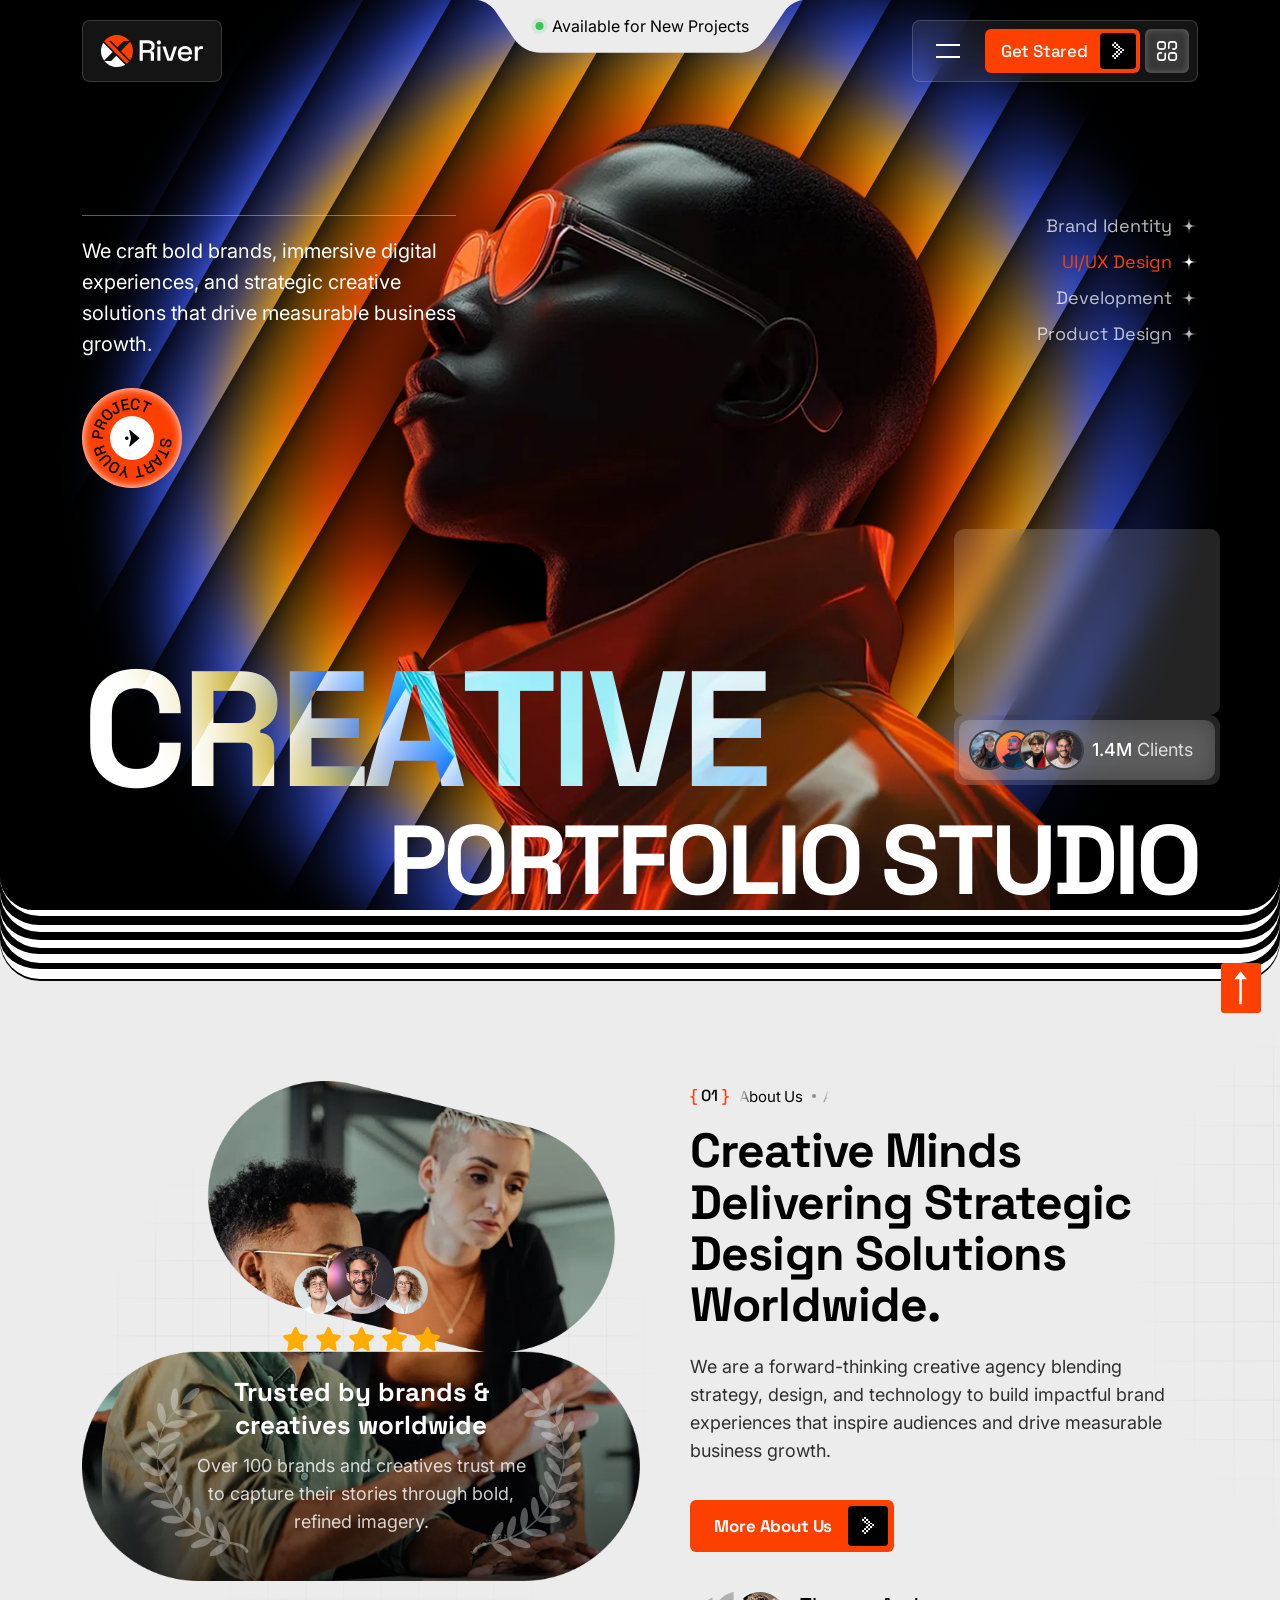
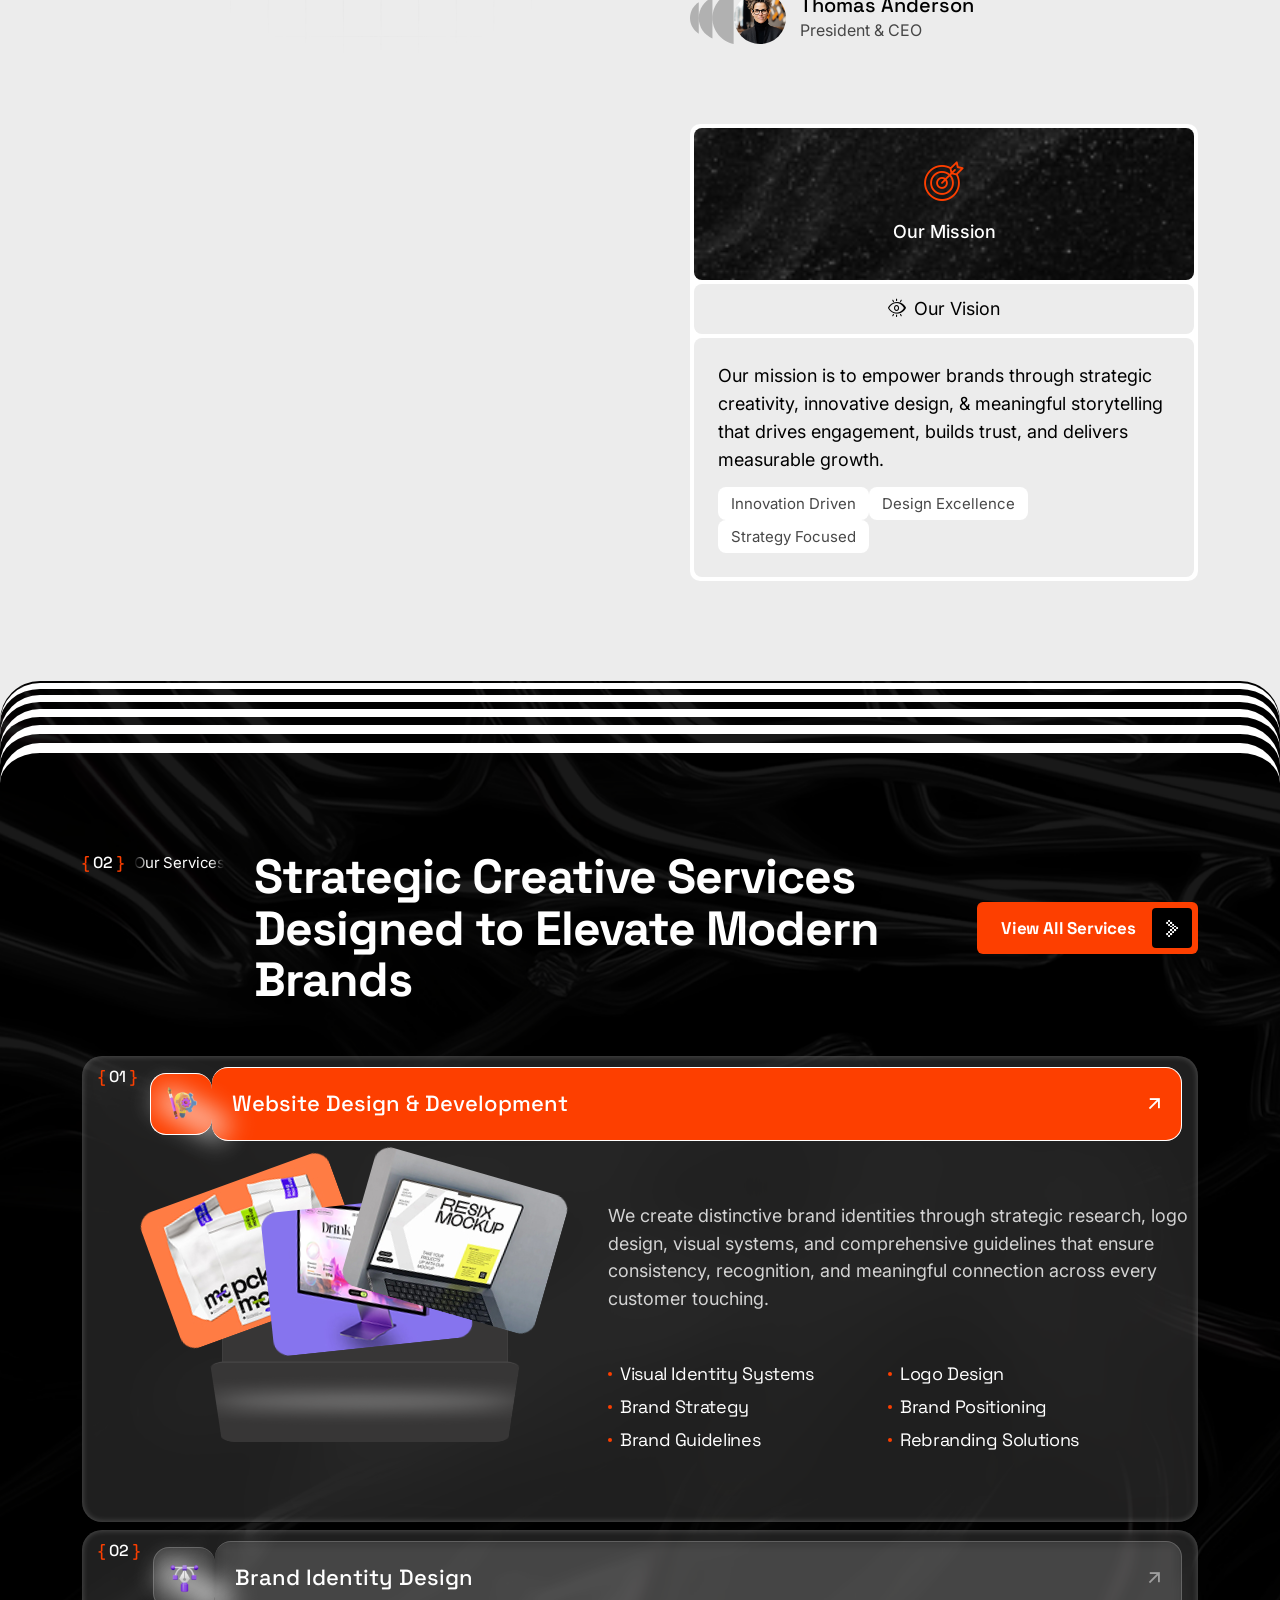
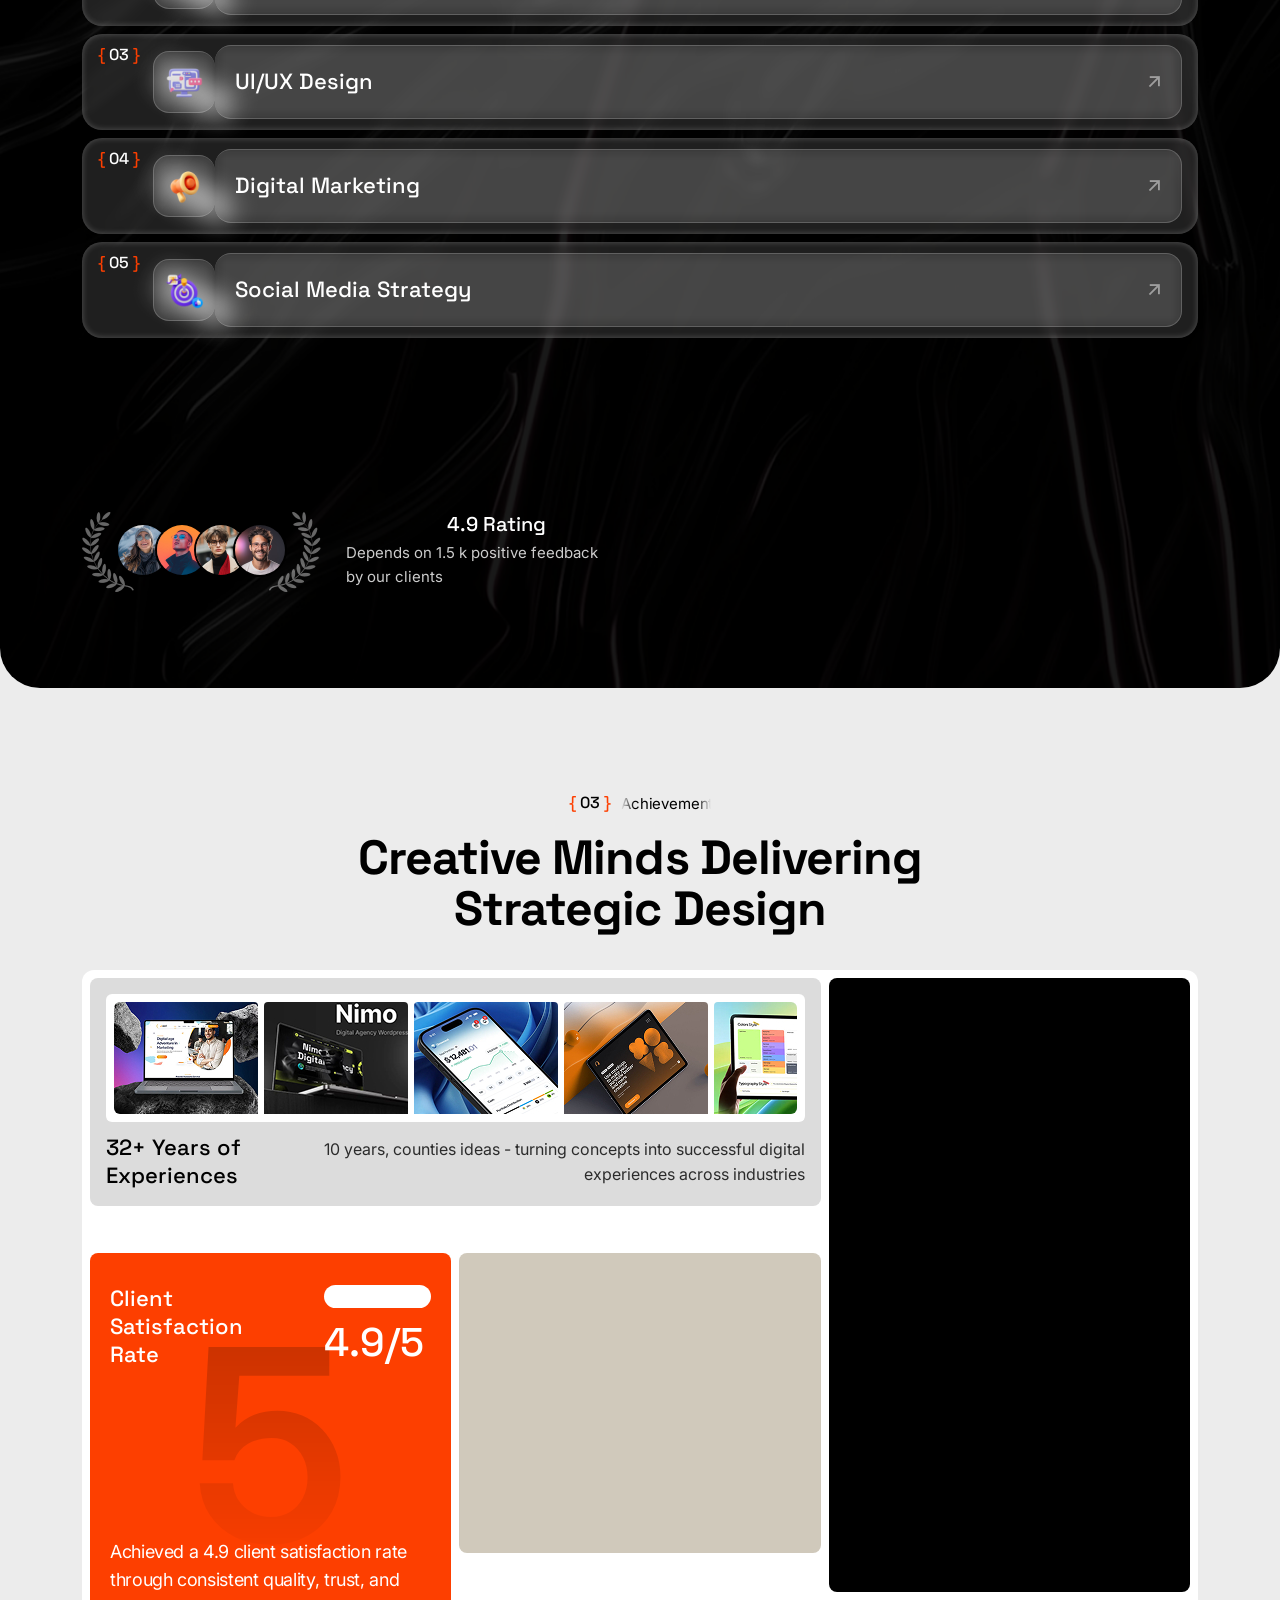
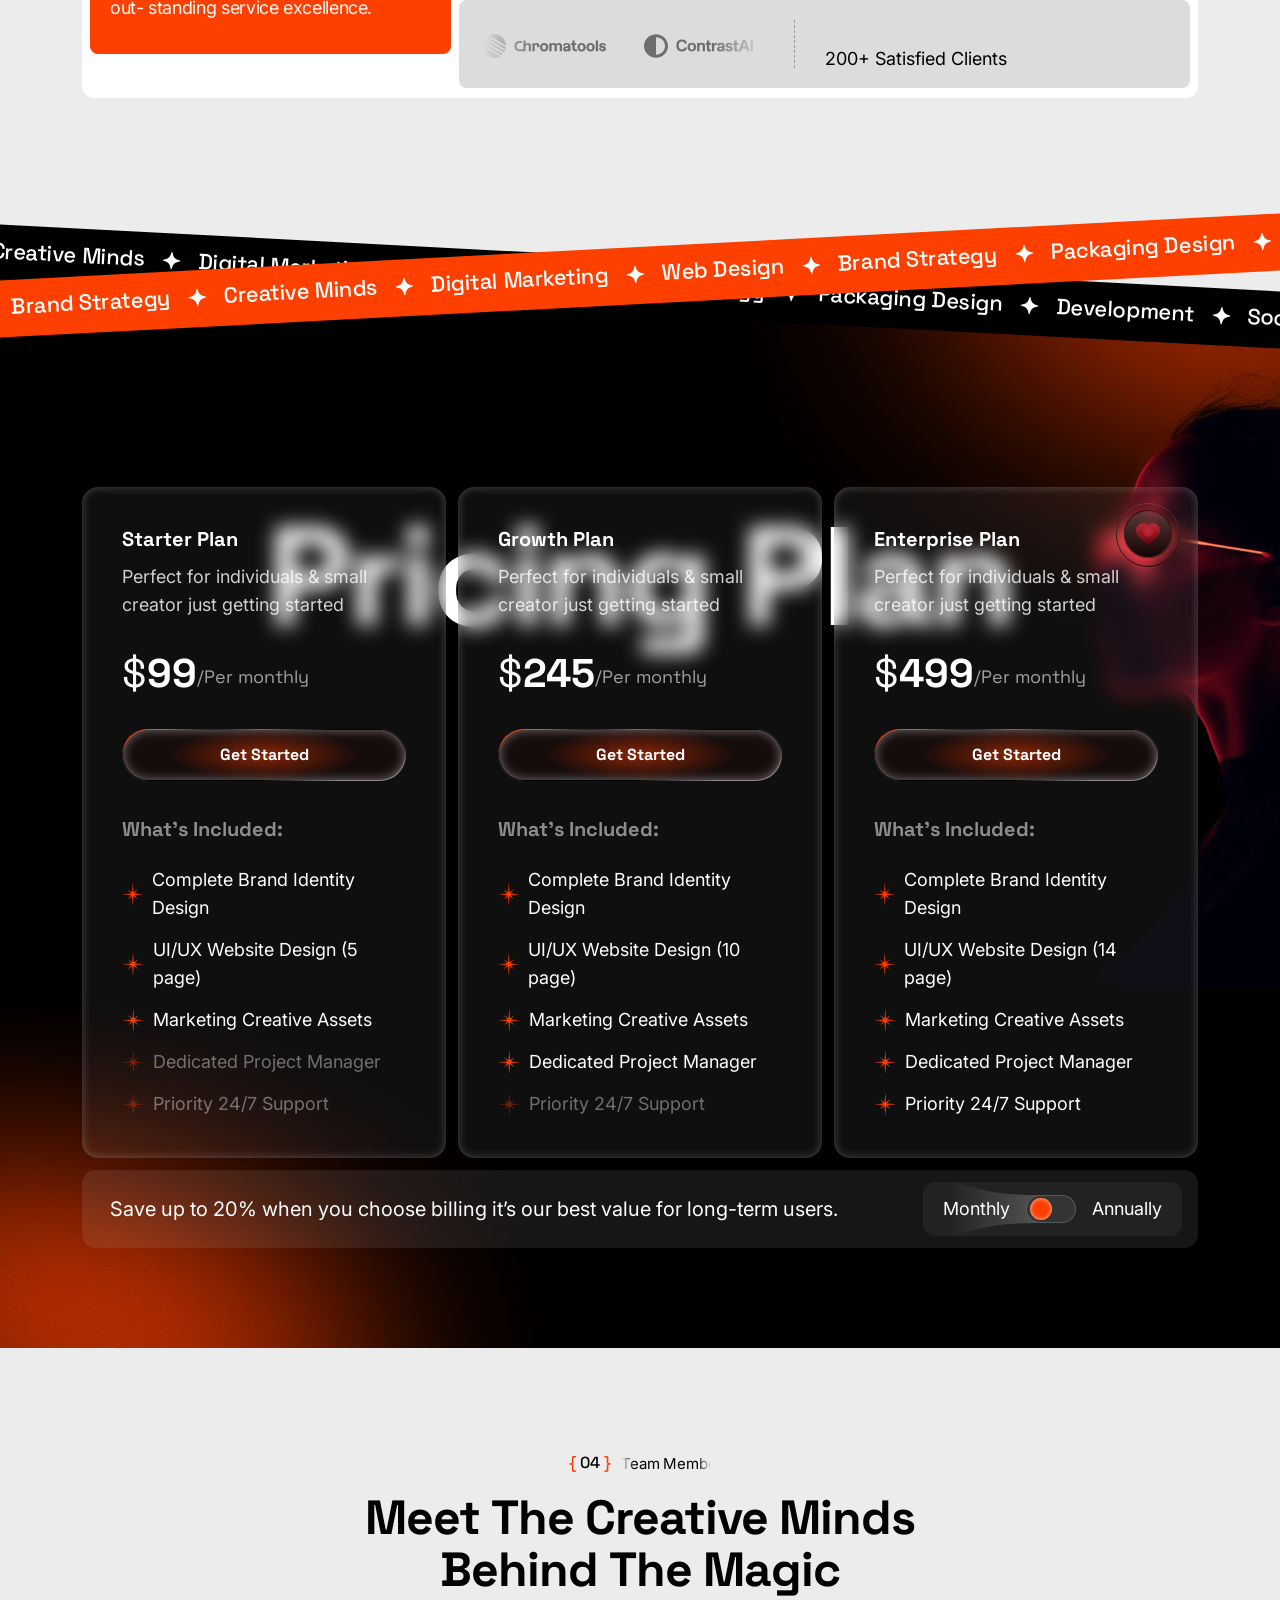
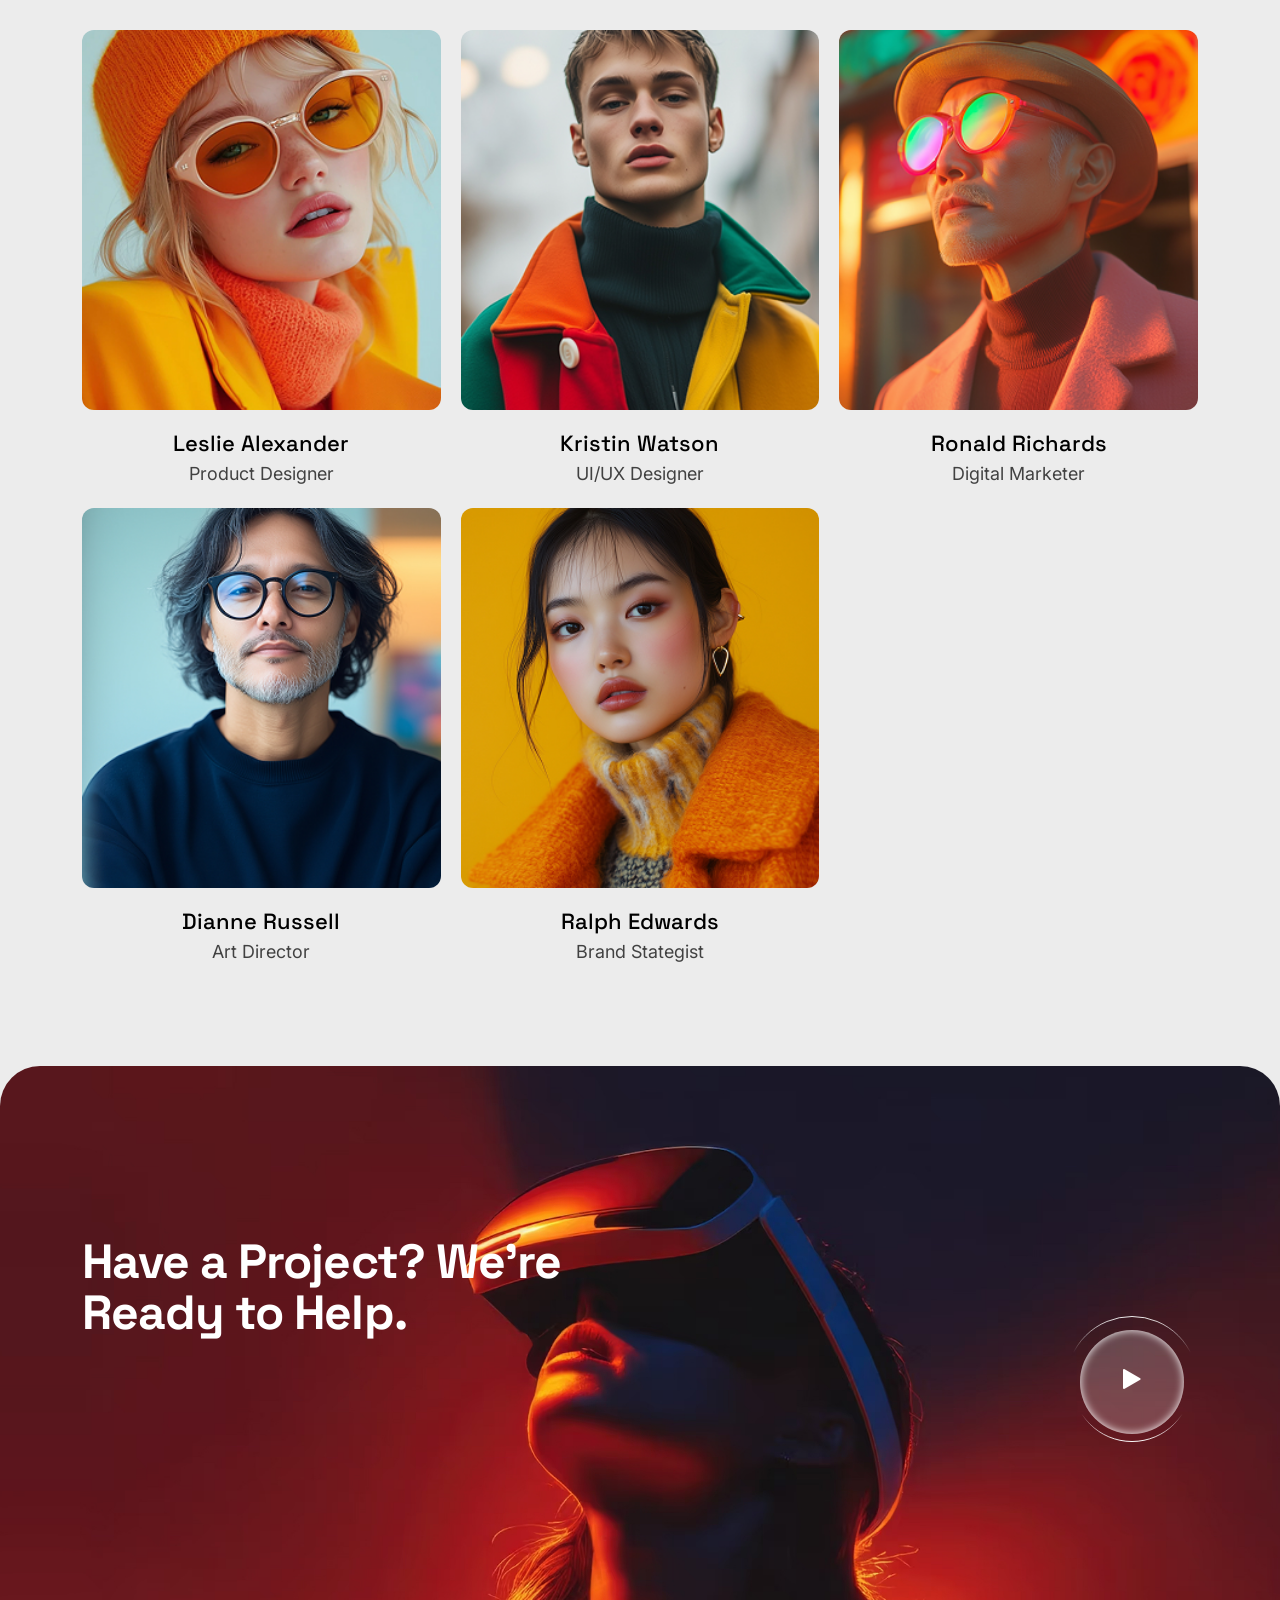
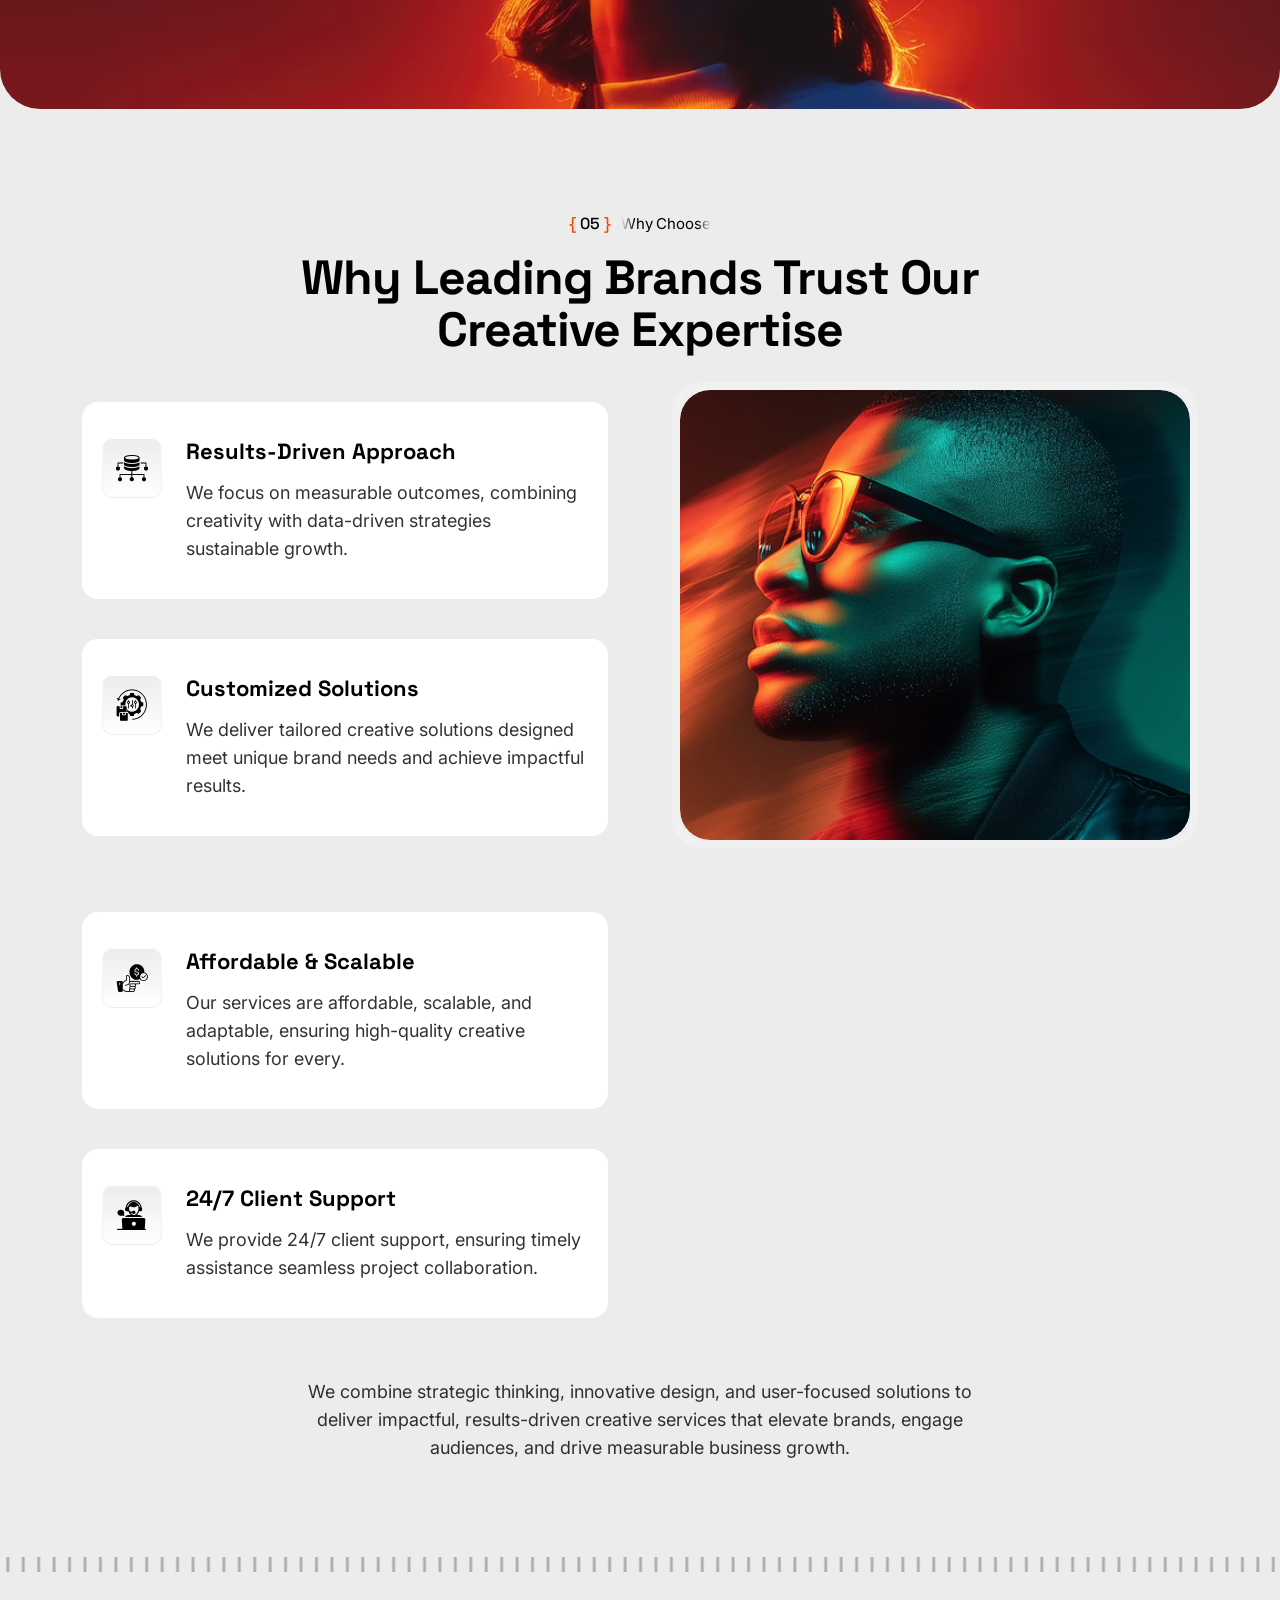
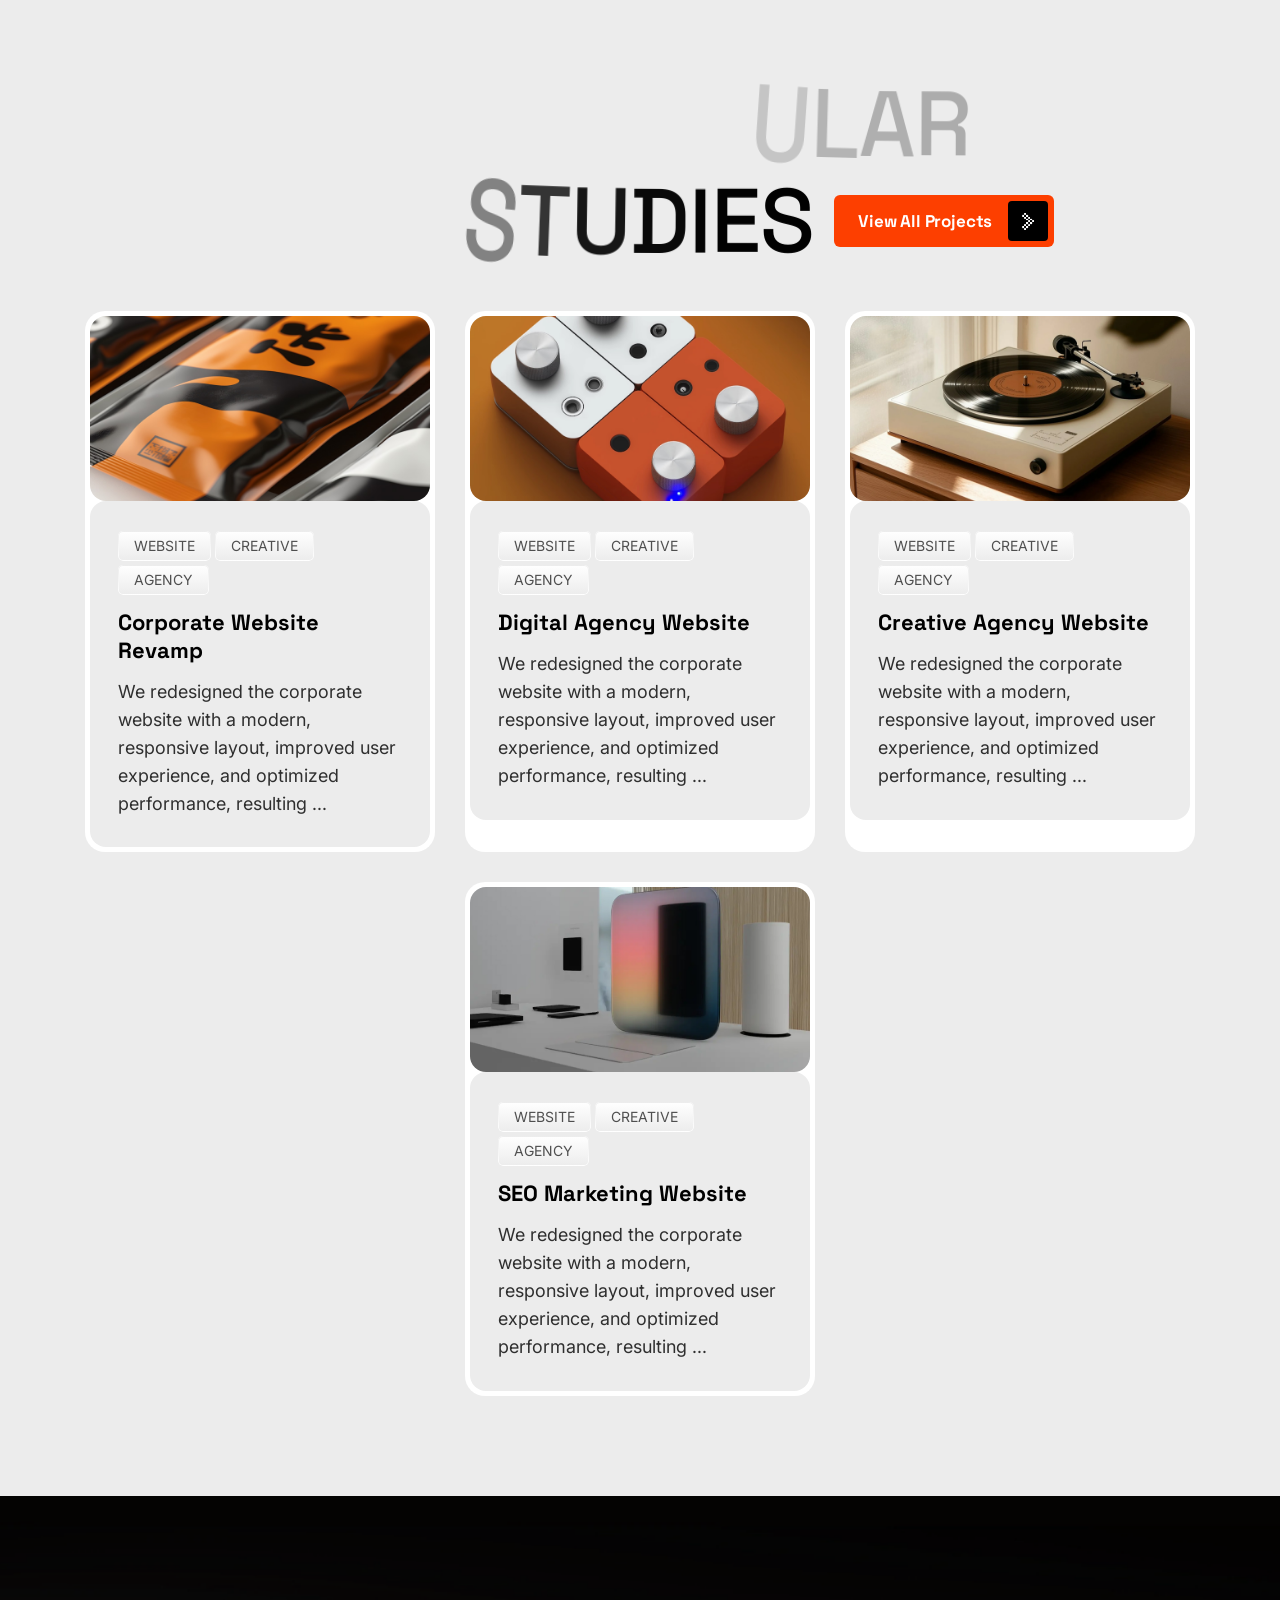
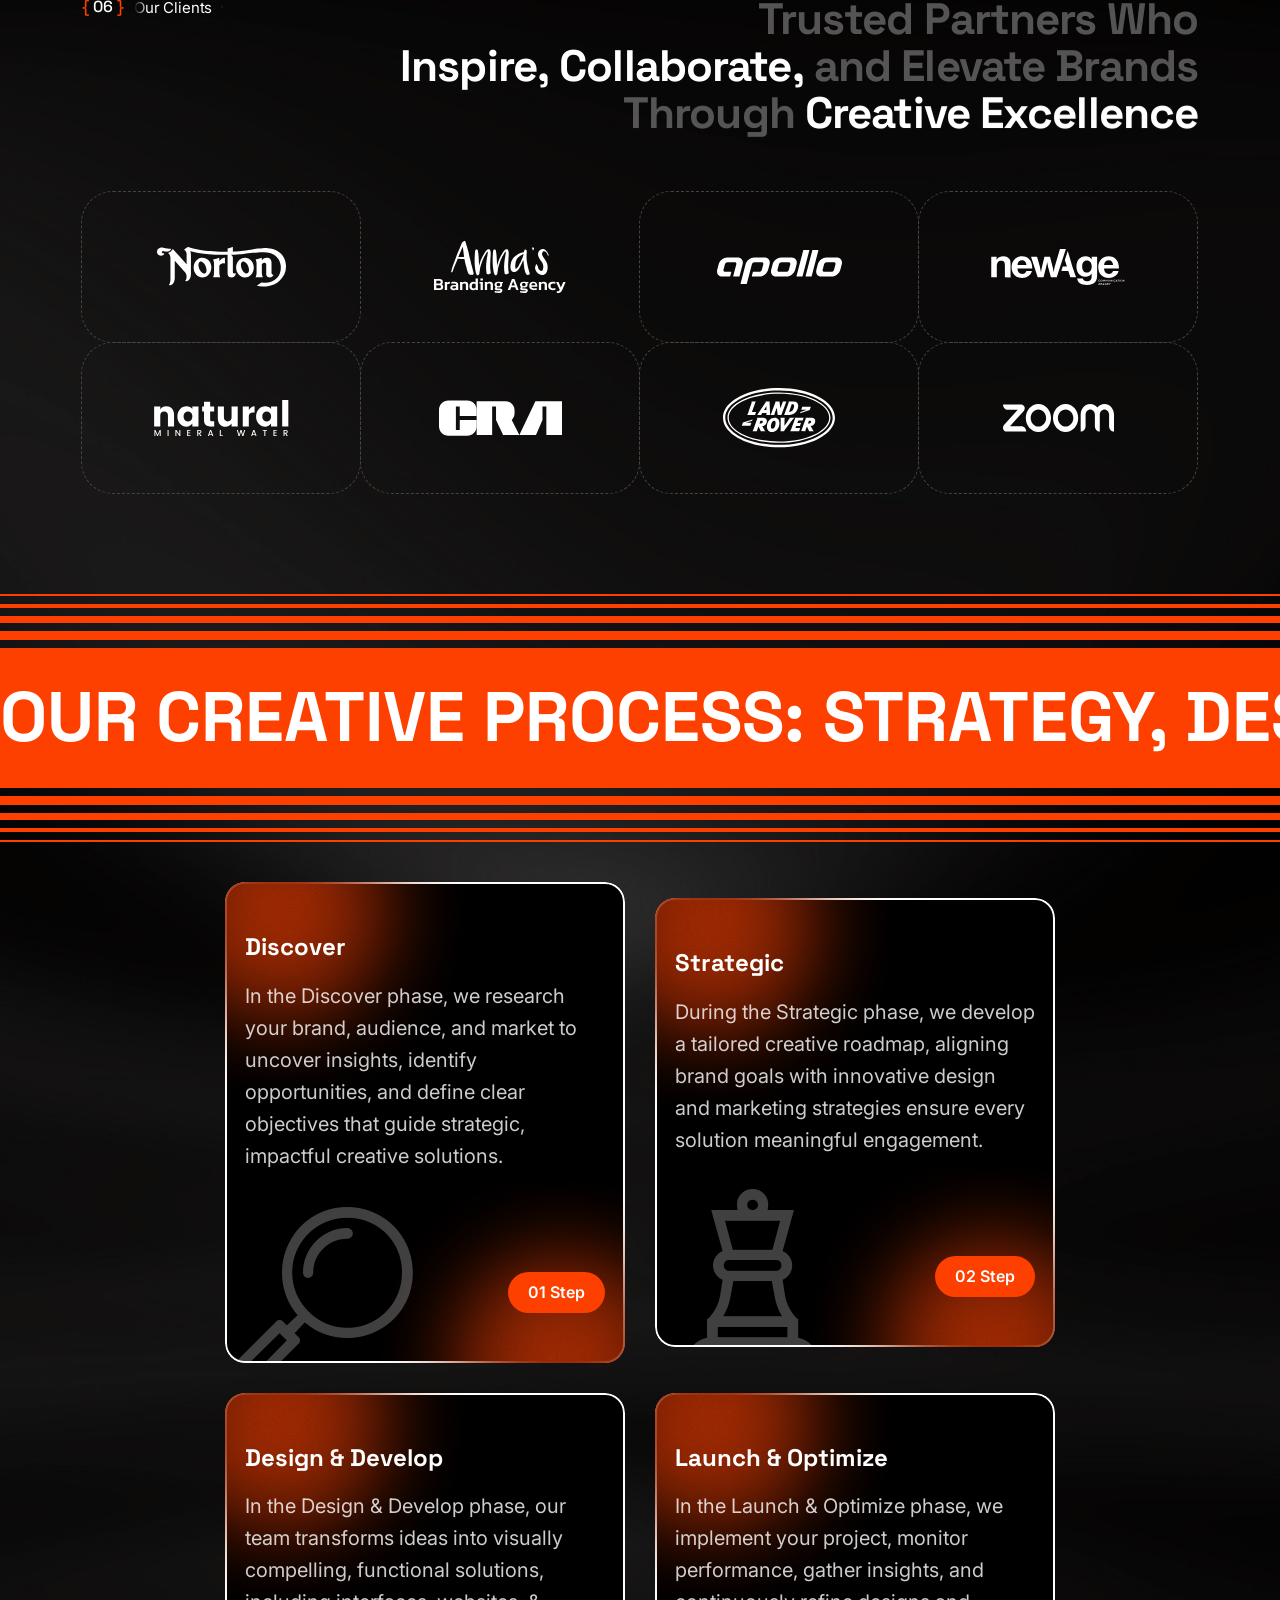
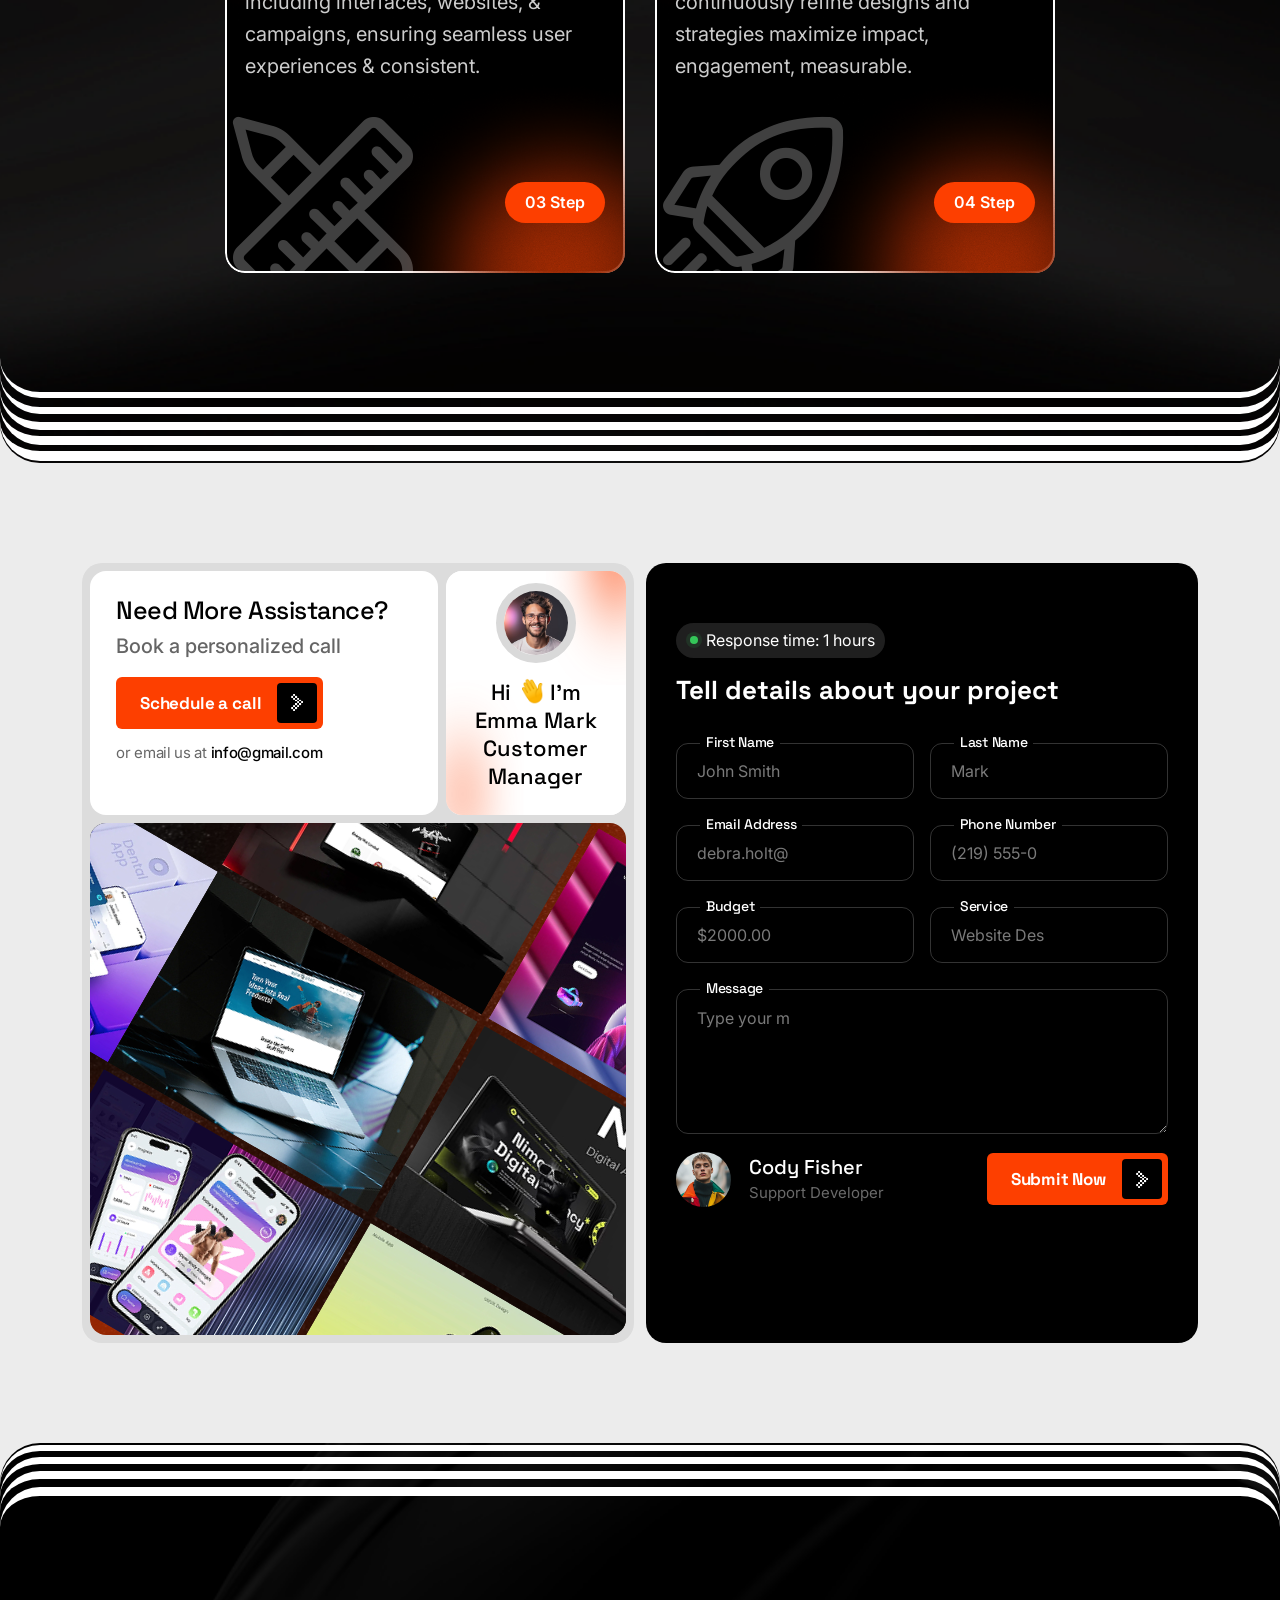
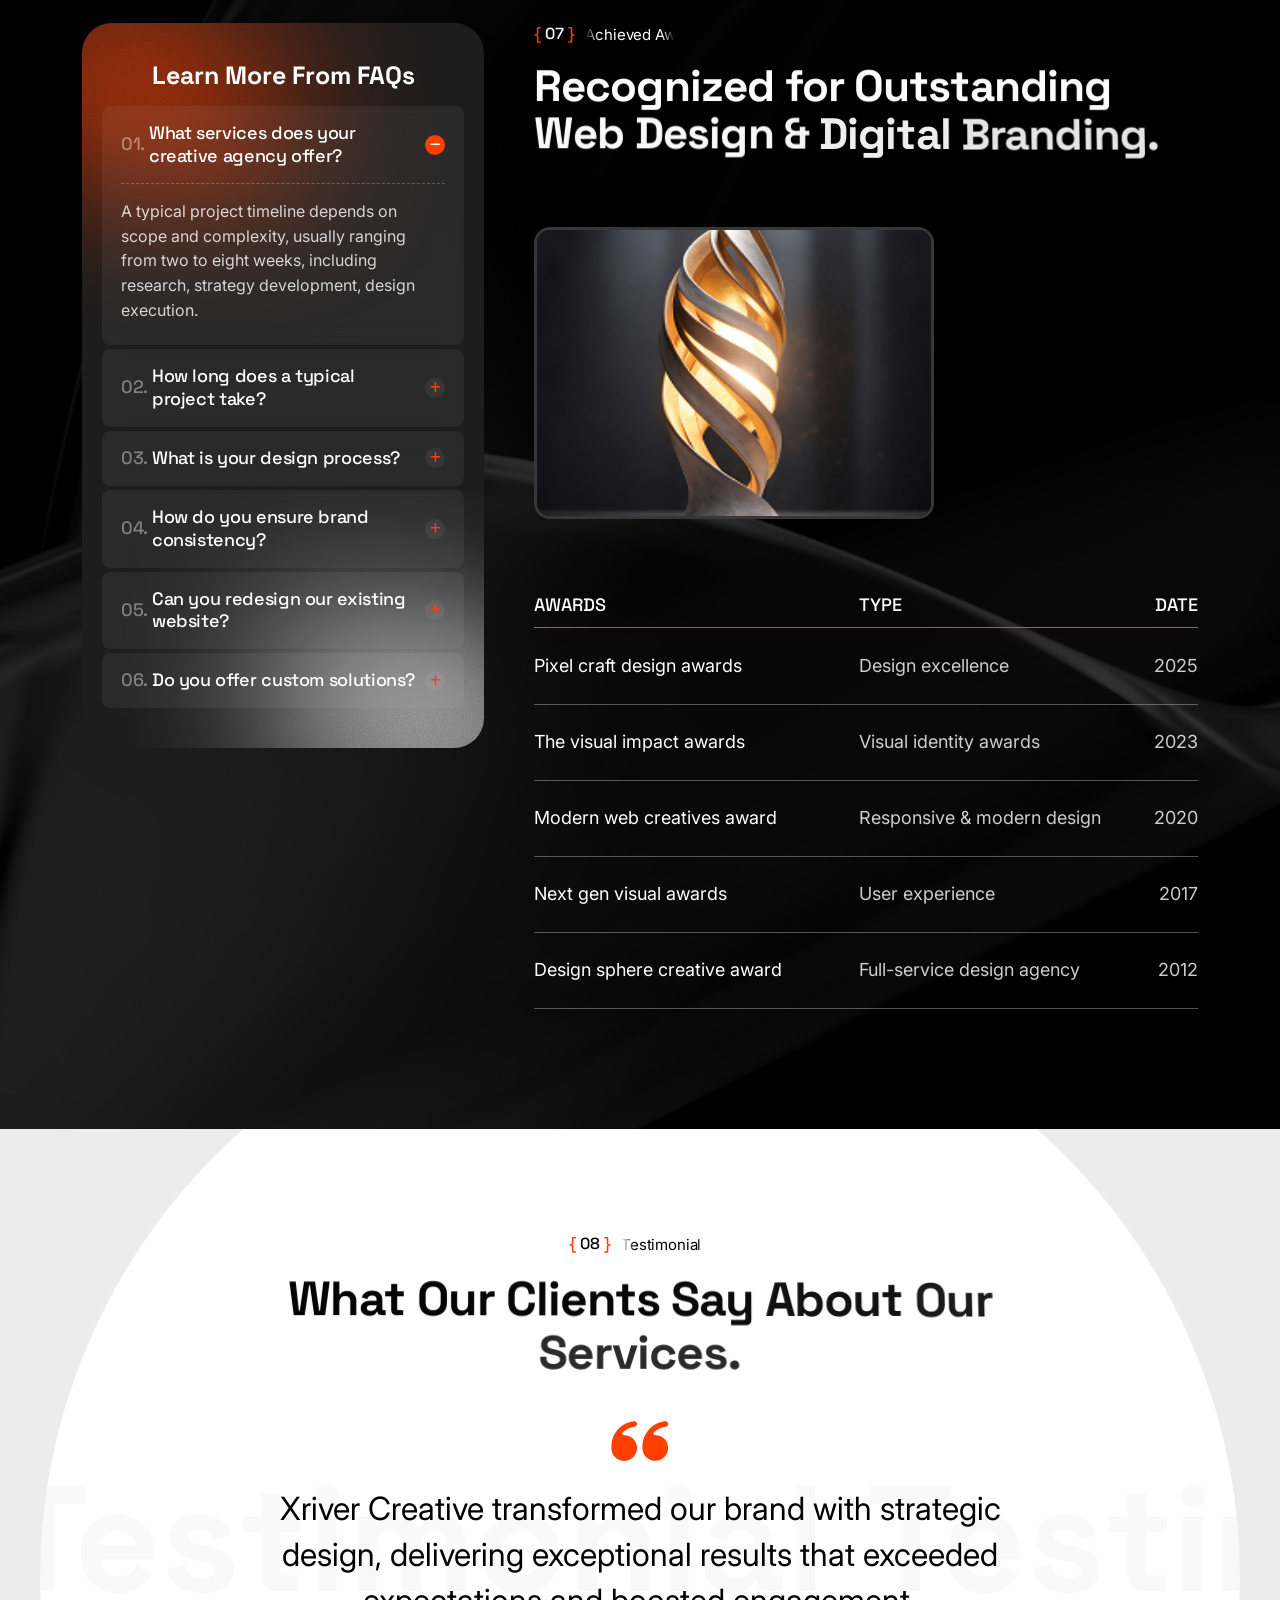
<file: index.html>
<!Doctype html>
<html class="no-js" lang="zxx">
    
    <head>
        <meta charset="utf-8">
        <meta http-equiv="x-ua-compatible" content="ie=edge">
        <title>Xriver - Creative Agency & Portfolio Home Page</title>
        <meta name="description" content="">
        <meta name="viewport" content="width=device-width, initial-scale=1">
		<link rel="shortcut icon" type="image/x-icon" href="assets/img/favicon.ico">
        <!-- Place favicon.ico in the root directory -->


		<!-- all-CSS-link-here -->
        <link rel="stylesheet" href="assets/css/bootstrap.min.css">
        <link rel="stylesheet" href="assets/css/swiper-bundle.min.css">
        <link rel="stylesheet" href="assets/css/all.min.css">
        <link rel="stylesheet" href="assets/css/odometer.min.css">
        <link rel="stylesheet" href="assets/css/nice-select.css">
        <link rel="stylesheet" href="assets/css/animate.css">
        <link rel="stylesheet" href="assets/css/magnific-popup.css">
        <link rel="stylesheet" href="assets/css/flaticon_xriver.css">
        <link rel="stylesheet" href="assets/css/thunder-font.css">
        <link rel="stylesheet" href="assets/css/main.css">
    </head>

    <body class="xr-home-1" >

            
        <div class="xr-home-1-wrapper ">

            <!-- start preloader -->
            <div class="xr-preloader">
                <div class="xr-preloader-inner">
                    <h2 class="xr-preloader-text">
                        <span>X</span>
                        <span>R</span>
                        <span>I</span>
                        <span>V</span>
                        <span>E</span>
                        <span>R</span>
                    </h2>
            
                    <div class="xr-preloader-line-wrap">
                        <div class="xr-preloader-line"></div>
                    </div>
                </div>
            </div>
            <!-- end preloader -->


            <!-- header-start -->
            <header class="xr-header-1-area">
                <div class="container xr-container-1">
                    <div class="xr-header-1-wrap">
                        <div class="xr-header-1-logo-x-btn">
                            <!-- logo -->
                            <div class="xr-header-1-logo">
                                <a href="#" aria-label="name">
                                    <img src="assets/img/logo/logo-1.svg" alt="">
                                </a>
                            </div>
                            <a href="#" aria-label="name" class="xr-p-1 xr-header-1-join-btn">
                                Join us to shape the future
                                <i class="flaticon-right-up flaticon"></i>
                            </a>
                        </div>



                        <!-- action-link -->
                        <div class="xr-header-1-action-link">
                            <!-- menu -->
                            <nav class="xr-main-navigation xr-header-1-menu  d-none d-lg-block">
                                <ul id="main-nav" class="nav navbar-nav menu_1_split">
                            
                                    <li class="dropdown">
                                        <a href="#">
                                            HOME
                                        </a>
                                        <ul class="dropdown-menu clearfix">
                                            <li><a href="index.html">Home One</a></li>
                                            <li><a href="index-2.html">Home Two</a></li>
                                            <li><a href="index-3.html">Home Three</a></li>
                                            <li><a href="index-4.html">Home Four</a></li>
                                            <li><a href="index-5.html">Home Five</a></li>
                                            <li><a href="index-6.html">Home Six</a></li>
                                        </ul>
                                    </li>
                            
                                    <li>
                                        <a href="#">
                                            ABOUT
                                        </a>
                                    </li>
                            
                                    <li >
                                        <a href="#">
                                            SERVICES
                                        </a>
                                    </li>
                                    

                                    <li class="dropdown">
                                        <a href="#">
                                            PAGES
                                        </a>
                                        <ul class="dropdown-menu clearfix">
                            
                                            <li class="dropdown">
                                                <a href="team.html">Team</a>
                                                <ul class="dropdown-menu clearfix">
                                                    <li><a href="team.html">Team One</a></li>
                                                    <li><a href="team-2.html">team two</a></li>
                                                    <li><a href="team-3.html">team three</a></li>
                                                    <li><a href="team-4.html">team four</a></li>
                                                    <li><a href="team-details.html">team details</a></li>
                                                </ul>
                                            </li>
                            
                                            <li class="dropdown">
                                                <a href="career-page.html">Career page</a>
                                                <ul class="dropdown-menu clearfix">
                                                    <li><a href="career-page.html">Career page</a></li>
                                                    <li><a href="career-single.html">Career single</a></li>
                                                </ul>
                                            </li>
                            
                                            <li><a href="price.html">Price Page</a></li>
                                            <li><a href="choose-us.html">Choose Us</a></li>
                                            <li><a href="testimonial.html">Testimonial</a></li>
                                            <li><a href="work-process.html">Work Process</a></li>
                                            <li><a href="faqs.html">FAQs Page</a></li>
                                            <li><a href="404.html">404</a></li>
                            
                                        </ul>
                                    </li>
                            
                                </ul>
                            </nav>

                            <div class="xr-header-1-menu-toggle-btn" data-cursor="-pointer">
                                <span></span>
                                <span></span>
                            </div>

                            <!-- pr-btn -->
                            <a href="#" aria-label="name" class="xr-pr-btn-1">
                                <span class="text">Get Stared</span>
                                <span class="icon">
                                    <i class="flaticon-left-dotted-arrowhead flaticon"></i>
                                </span>
                            </a>

                            <!-- offcanvas-btn -->
                            <button type="button" aria-label="name" class="xr-offcanvas-btn-1 offcanvas_toggle">
                                <i class="flaticon-menu-button flaticon"></i>
                            </button>

                        </div>


                    </div>
                </div>

    
            </header>
            <!-- header-end -->

            <!-- hero-start -->
            <section class="xr-hero-1-area">

                <div class="xr-hero-1-main">
                    <div class="container xr-container-1">
                        <div class="xr-hero-1-top">

                            <!-- left-content -->
                            <div class="xr-hero-1-top-left">
                                <p class="xr-p-1 xr-hero-1-top-disc">
                                    We craft bold brands, immersive digital experiences, and strategic creative solutions that drive measurable business growth.
                                </p>
                                <a href="#" aria-label="name" class="xr-hero-1-circle-btn">
                                    <div class="btn-icon">
                                        <i class="flaticon-circle-arrow flaticon"></i>
                                    </div>
                                    <img src="assets/img/hero/h1-circle-text.png" alt="" class="circle-text">
                                </a>
                            </div>


                            <ul class="wa-ul xr-hero-1-features-list">
                                <li class="xr-h-1">
                                    Brand Identity
                                    <i class="flaticon-star flaticon"></i>
                                </li>
                                <li class="xr-h-1 active">
                                    UI/UX Design
                                    <i class="flaticon-star flaticon"></i>
                                </li>
                                <li class="xr-h-1">
                                    Development
                                    <i class="flaticon-star flaticon"></i>
                                </li>
                                <li class="xr-h-1">
                                    Product Design
                                    <i class="flaticon-star flaticon"></i>
                                </li>
                            </ul>
                        </div>

                        <div class="xr-hero-1-title">
                            <h1 class="xr-hero-1-title-1 xr-h-1 wa-split-up-1" data-split-delay="1">CREATIVE</h1>
                            <h2 class="xr-hero-1-title-2 xr-h-1 wa-split-up-1" data-split-delay=".8">PORTFOLIO STUDIO</h2>
                        </div>
                    </div>

                    <!-- author -->
                    <div class="xr-hero-1-author">
                        <div class="big-img wa-fix wa-img-cover wa-video-cover">
                            <video src="assets/img/hero/h1-video.mp4" muted autoplay loop></video>
                        </div>
                        <div class="img-x-text">
                            <div class="img-x-text-flex">
                                <div class="author-img">
                                    <div class="author-img-single wa-fix wa-img-cover">
                                        <img src="assets/img/testimonial/author-1.jpg" alt="">
                                    </div>
                                    <div class="author-img-single wa-fix wa-img-cover">
                                        <img src="assets/img/testimonial/author-2.jpg" alt="">
                                    </div>
                                    <div class="author-img-single wa-fix wa-img-cover">
                                        <img src="assets/img/testimonial/author-3.jpg" alt="">
                                    </div>
                                    <div class="author-img-single wa-fix wa-img-cover">
                                        <img src="assets/img/testimonial/author-4.jpg" alt="">
                                    </div>
                                </div>
                                <p class="xr-p-1 disc"><b>1.4M</b> Clients</p>
                            </div>
                        </div>
                    </div>

                    <!-- main-img -->
                    <div class="xr-hero-1-img">
                        <img src="assets/img/hero/h1-img-1.png" alt="">
                    </div>

                    <!-- active-status -->
                    <div class="xr-hero-1-active">
                        <p class="xr-p-1 disc">
                            <span class="dot-shape"></span>
                            Available for New Projects
                        </p>
                        <svg class="bg-shape" preserveAspectRatio="none" viewBox="0 0 318 52" fill="none" xmlns="http://www.w3.org/2000/svg">
                            <path d="M0 0H318C310.787 1.18545 304.381 5.28829 300.287 11.3438L282.319 37.922C276.368 46.7252 266.435 52 255.809 52H62.1911C51.565 52 41.632 46.7252 35.6807 37.922L17.7128 11.3438C13.6191 5.28829 7.21267 1.18545 0 0Z" fill="#ECECEC"/>
                        </svg>
                    </div>

                    <div class="xr-hero-1-bg-shape-1 ">
                        <div class="line-shape"></div>
                        <div class="line-shape"></div>
                        <div class="line-shape"></div>
                        <div class="line-shape"></div>
                        <div class="line-shape"></div>
                        <div class="line-shape"></div>
                        <div class="line-shape"></div>
                        <div class="line-shape"></div>
                        <div class="line-shape"></div>
                        <div class="line-shape"></div>
                        <div class="line-shape"></div>
                        <div class="line-shape"></div>
                        <div class="line-shape"></div>
                        <div class="line-shape"></div>
                        <div class="line-shape"></div>
                        <div class="line-shape"></div>
                        <div class="line-shape"></div>
                        <div class="line-shape"></div>
                        <div class="line-shape"></div>
                        <div class="line-shape"></div>
                        <div class="line-shape"></div>
                        <div class="line-shape"></div>
                        <div class="line-shape"></div>
                        <div class="line-shape"></div>
                        <div class="line-shape"></div>
                        <div class="line-shape"></div>
                        <div class="line-shape"></div>
                        <div class="line-shape"></div>
                    </div>

                    <div class="xr-hero-1-bg-shape-2 wa_add_class">
                        <div class="circle-shape-1"></div>
                    </div>
                </div>    
                    
                <div class="xr-line-shape">
                    <div class="single-line"></div>
                    <div class="single-line"></div>
                    <div class="single-line"></div>
                    <div class="single-line"></div>
                    <div class="single-line"></div>
                </div>
            </section>
            <!-- hero-end -->

            <!-- about-start -->
            <section class="xr-about-1-area pt-100 pb-100 wa-p-relative">
                <div class="xr-about-1-bg-shape-1">
                    <img src="assets/img/about/a1-bg-shape-1.png" alt="">
                </div>
                <div class="xr-about-1-bg-shape-2">
                    <img src="assets/img/about/a1-bg-shape-2.png" alt="">
                </div>
                <div class="container xr-container-1">
                    <div class="xr-about-1-wrap">
                        <!-- left-content -->
                        <div class="xr-about-1-left wa-p-relative">

                            <div class="xr-about-1-img wa-fix wa-img-cover wa_add_class">
                                <img src="assets/img/about/a1-img-1.jpg" alt="">
                            </div>

                            <div class="xr-about-1-trust">
                                <div class="author-img wow fadeInUp2" data-wow-offset="100">
                                    <div class="author-img-single wa-fix wa-img-cover">
                                        <img src="assets/img/testimonial/author-8.jpg" alt="">
                                    </div>
                                    <div class="author-img-single wa-fix wa-img-cover">
                                        <img src="assets/img/testimonial/author-9.jpg" alt="">
                                    </div>
                                    <div class="author-img-single wa-fix wa-img-cover">
                                        <img src="assets/img/testimonial/author-10.jpg" alt="">
                                    </div>
                                </div>
                                <div class="rating">
                                    <i class="fa-solid fa-star wow fadeIn" data-wow-delay=".1s" data-wow-offset="100"></i>
                                    <i class="fa-solid fa-star wow fadeIn" data-wow-delay=".2s" data-wow-offset="100"></i>
                                    <i class="fa-solid fa-star wow fadeIn" data-wow-delay=".3s" data-wow-offset="100"></i>
                                    <i class="fa-solid fa-star wow fadeIn" data-wow-delay=".4s" data-wow-offset="100"></i>
                                    <i class="fa-solid fa-star wow fadeIn" data-wow-delay=".5s" data-wow-offset="100"></i>
                                </div>
                                <h5 class="xr-h-1 title wow fadeInUp2" data-wow-offset="100">Trusted by brands & creatives worldwide</h5>
                                <p class="xr-p-1 disc wow fadeInUp2" data-wow-offset="100">Over 100 brands and creatives trust me to capture their stories through bold, refined imagery.</p>

                                <div class="vector-1">
                                    <img src="assets/img/about/a1-vector-1.png" alt="">
                                </div>
                                <div class="vector-2">
                                    <img src="assets/img/about/a1-vector-2.png" alt="">
                                </div>
                            </div>
                        </div>
                        <!-- right-content -->
                        <div class="xr-about-1-right">
                            <!-- section-title -->
                            <div class="xr-about-1-sec-title mb-35">
                                <div class="xr-subtitle-1">
                                    <h6 class="xr-subtitle-1-number xr-h-1">
                                        {<span>01</span>}
                                    </h6>
                                    <div class="xr-subtitle-1-marquee wa-fix">
                                        <div class="wa_marquee d-inline-block" data-speed="12" >
                                            <div class="marquee-text">
                                                <p class="marquee-text-single xr-p-1">About Us</p>
                                                <p class="marquee-text-single xr-p-1">About Us</p>
                                            </div>
                                        </div>

                                    </div>
                                </div>
                                <h2 class="xr-sec-title-1 wa-split-text split-line-up">Creative Minds Delivering Strategic Design Solutions Worldwide.</h2>
                                <p class="xr-p-1 sec-disc wow fadeInUp2" data-wow-offset="100">We are a forward-thinking creative agency blending strategy, design, and technology to build impactful brand experiences that inspire audiences and drive measurable business growth.</p>
                            </div>

                            <div class="btn-x-author mb-80 wow fadeInUp2" data-wow-offset="100">
                                <a href="#" aria-label="name" class="xr-pr-btn-1">
                                    <span class="text">More About Us</span>
                                    <span class="icon">
                                        <i class="flaticon-left-dotted-arrowhead flaticon"></i>
                                    </span>
                                </a>
                                <div class="xr-about-1-author wa_add_class">
                                    <div class="author-img">
                                        <svg width="44" height="52" viewBox="0 0 44 52" fill="none" xmlns="http://www.w3.org/2000/svg">
                                            <path opacity="0.5" d="M8.75854 41.6827C3.50338 38.4392 0 32.6291 0 26C5.97072e-05 19.3708 3.50334 13.5607 8.75854 10.3173V41.6827Z" fill="black"/>
                                            <path opacity="0.5" d="M22.4301 46.4101C14.4075 43.1076 8.75859 35.2145 8.75854 26.0003C8.75854 16.786 14.4074 8.89231 22.4301 5.58984V46.4101Z" fill="black"/>
                                            <path opacity="0.5" d="M43.6547 52C31.5448 49.5418 22.4301 38.8357 22.4301 26.0003C22.4301 13.1649 31.5447 2.45817 43.6547 0V52Z" fill="black"/>
                                        </svg>
                                        <div class="main-img wa-fix wa-img-cover">
                                            <img src="assets/img/testimonial/author-7.jpg" alt="">
                                        </div>
                                    </div>
                                    <div class="content-wrap">
                                        <h5 class="xr-h-1 name">Thomas Anderson</h5>
                                        <p class="xr-p-1 bio">President & CEO </p>
                                    </div>
                                </div>
                            </div>


                            <div class="xr-about-1-tabs wow fadeInUp2" data-wow-offset="100">
                                <div class="xr-about-1-tabs-btn" role="tablist">
                                    <!-- single-btn -->
                                    <button class="nav-link active" id="nav-home-tab" data-bs-toggle="tab" data-bs-target="#nav-home" type="button" role="tab" aria-controls="nav-home" aria-selected="true">
                                        <div class="xr-about-1-tabs-btn-single">
                                            <div class="bg-img wa-fix wa-img-cover">
                                                <img src="assets/img/about/a1-tabs-bg-img.jpg" alt="">
                                            </div>
                                            <div class="first-content">
                                                <div class="icon">
                                                    <i class="flaticon-target flaticon"></i>
                                                </div>
                                                <p class="xr-p-1 title">Our Mission</p>
                                            </div>
                                            <div class="hover-content">
                                                <div class="icon">
                                                    <i class="flaticon-target flaticon"></i>
                                                </div>
                                                <p class="xr-p-1 title">Our Mission</p>
                                            </div>
                                        </div>
                                    </button>

                                    <!-- single-btn -->
                                    <button class="nav-link" id="nav-profile-tab" data-bs-toggle="tab" data-bs-target="#nav-profile" type="button" role="tab" aria-controls="nav-profile" aria-selected="false">
                                        <div class="xr-about-1-tabs-btn-single">
                                            <div class="bg-img wa-fix wa-img-cover">
                                                <img src="assets/img/about/a1-tabs-bg-img.jpg" alt="">
                                            </div>
                                            <div class="first-content">
                                                <div class="icon">
                                                    <i class="flaticon-vision flaticon"></i>
                                                </div>
                                                <p class="xr-p-1 title">Our Vision</p>
                                            </div>
                                            <div class="hover-content">
                                                <div class="icon">
                                                    <i class="flaticon-vision flaticon"></i>
                                                </div>
                                                <p class="xr-p-1 title">Our Vision</p>
                                            </div>
                                        </div>
                                    </button>
                                </div>

                                <div class="tab-content xr-about-1-tabs-pane" >
                                    <!-- single-pane -->
                                    <div class="tab-pane fade show active" id="nav-home" role="tabpanel" aria-labelledby="nav-home-tab">
                                        <div class="xr-about-1-tabs-pane-single">
                                            <p class="xr-p-1 disc">
                                                Our mission is to empower brands through strategic creativity, innovative design, & meaningful storytelling that drives engagement, builds trust, and delivers measurable growth.
                                            </p>
                                            <ul class="wa-ul tags-list">
                                                <li class="xr-p-1">Innovation Driven</li>
                                                <li class="xr-p-1">Design Excellence</li>
                                                <li class="xr-p-1">Strategy Focused</li>
                                            </ul>
                                        </div>
                                    </div>
                                    <!-- single-pane -->
                                    <div class="tab-pane fade" id="nav-profile" role="tabpanel" aria-labelledby="nav-profile-tab">
                                        <div class="xr-about-1-tabs-pane-single">
                                            <p class="xr-p-1 disc">
                                                Our mission is to empower brands through strategic creativity, innovative design, & meaningful storytelling that drives engagement, builds trust, and delivers measurable growth.
                                            </p>
                                            <ul class="wa-ul tags-list">
                                                <li class="xr-p-1">Innovation Driven</li>
                                                <li class="xr-p-1">Design Excellence</li>
                                                <li class="xr-p-1">Strategy Focused</li>
                                            </ul>
                                        </div>
                                    </div>
                                </div>
                            </div>

                        </div>
                    </div>
                </div>
            </section>
            <!-- about-end -->

            <!-- services-start -->
            <section class="xr-services-1-area wa-bg-default pt-170 pb-100 wa-p-relative" data-background="assets/img/services/s1-bg-img-1.png">
                <div class="xr-line-shape">
                    <div class="single-line wow fadeInUp2" data-wow-offset="100" data-wow-delay=".1s"></div>
                    <div class="single-line wow fadeInUp2" data-wow-offset="100" data-wow-delay=".2s"></div>
                    <div class="single-line wow fadeInUp2" data-wow-offset="100" data-wow-delay=".3s"></div>
                    <div class="single-line wow fadeInUp2" data-wow-offset="100" data-wow-delay=".4s"></div>
                    <div class="single-line wow fadeInUp2" data-wow-offset="100" data-wow-delay=".5s"></div>
                </div>
                <div class="container xr-container-1">
                    <!-- section-title -->
                    <div class="xr-services-1-sec-title mb-50">
                        <div class="xr-subtitle-1">
                            <h6 class="xr-subtitle-1-number xr-h-1">
                                {<span>02</span>}
                            </h6>
                            <div class="xr-subtitle-1-marquee wa-fix">
                                <div class="wa_marquee d-inline-block" data-speed="12">
                                    <div class="marquee-text">
                                        <p class="marquee-text-single xr-p-1">Our Services</p>
                                        <p class="marquee-text-single xr-p-1">Our Services</p>
                                    </div>
                                </div>
                            </div>
                        </div>
                        <h2 class="xr-sec-title-1 wa-split-text split-line-up">Strategic Creative Services Designed to Elevate Modern Brands</h2>

                        <div class="btn-wrap wow fadeInRight2">
                            <a href="#" aria-label="name" class="xr-pr-btn-1">
                                <span class="text">View All Services</span>
                                <span class="icon">
                                    <i class="flaticon-left-dotted-arrowhead flaticon"></i>
                                </span>
                            </a>
                        </div>
                    </div>


					<div class="xr-services-1-accordion mb-50" id="accordionExample_32">
						<!-- single-team -->
						<div class="xr-services-1-accordion-item wa_accordion_item active" >
							<button class="item-title xr-h-1" type="button" data-bs-toggle="collapse" data-bs-target="#collapse1" aria-expanded="false" aria-controls="collapse1">
                                <div class="number-x-line">
                                    <span class="number">
                                        {
                                            <span class="number-count">01</span>
                                        }
                                    </span>
                                    <div class="number-line"></div>
                                </div>
                                <div class="item-right">
                                    <div class="icon-elm">
                                        <img src="assets/img/services/s1-vector-1.svg" alt="">
                                    </div>
                                    <span class="title-elm">
                                        Website Design & Development
                                        <i class="flaticon-right-up flaticon"></i>
                                    </span>
                                </div>
							</button>
							<div id="collapse1" class="accordion-collapse collapse show" data-bs-parent="#accordionExample_32">
								<div class="xr-services-1-accordion-item-disc">
                                    <div class="folder">
                                        <div class="folder-part-1">
                                            <img src="assets/img/services/s1-folder-part-1.png" alt="">
                                        </div>
                                        <div class="folder-part-2">
                                            <img src="assets/img/services/s1-folder-part-2.png" alt="">
                                        </div>
                                        <div class="folder-img-1 wa-fix wa-img-cover">
                                            <img src="assets/img/services/s1-item-img-1.jpg" alt="">
                                        </div>
                                        <div class="folder-img-2 wa-fix wa-img-cover">
                                            <img src="assets/img/services/s1-item-img-2.jpg" alt="">
                                        </div>
                                        <div class="folder-img-3 wa-fix wa-img-cover">
                                            <img src="assets/img/services/s1-item-img-3.jpg" alt="">
                                        </div>
                                    </div>
                                    <div class="content-wrap">
                                        <p class="xr-p-1 disc-elm">We create distinctive brand identities through strategic research, logo design, visual systems, and comprehensive guidelines that ensure consistency, recognition, and meaningful connection across every customer touching.</p>

                                        <ul class="wa-ul services-list">
                                            <li class="xr-h-1">Visual Identity Systems</li>
                                            <li class="xr-h-1">Logo Design</li>
                                            <li class="xr-h-1">Brand Strategy</li>
                                            <li class="xr-h-1">Brand Positioning</li>
                                            <li class="xr-h-1">Brand Guidelines</li>
                                            <li class="xr-h-1">Rebranding Solutions</li>
                                        </ul>
                                    </div>
                                </div>
							</div>
						</div>
						<!-- single-team -->
						<div class="xr-services-1-accordion-item wa_accordion_item wow fadeInUp2" data-wow-offset="100" >
							<button class="item-title xr-h-1 collapsed" type="button" data-bs-toggle="collapse" data-bs-target="#collapse2" aria-expanded="false" aria-controls="collapse2">
                                <div class="number-x-line">
                                    <span class="number">
                                        {
                                            <span class="number-count">02</span>
                                        }
                                    </span>
                                    <div class="number-line"></div>
                                </div>
                                <div class="item-right">
                                    <div class="icon-elm">
                                        <img src="assets/img/services/s1-vector-2.svg" alt="">
                                    </div>
                                    <span class="title-elm">
                                        Brand Identity Design
                                        <i class="flaticon-right-up flaticon"></i>
                                    </span>
                                </div>
							</button>
							<div id="collapse2" class="accordion-collapse collapse " data-bs-parent="#accordionExample_32">
								<div class="xr-services-1-accordion-item-disc">
                                    <div class="folder">
                                        <div class="folder-part-1">
                                            <img src="assets/img/services/s1-folder-part-1.png" alt="">
                                        </div>
                                        <div class="folder-part-2">
                                            <img src="assets/img/services/s1-folder-part-2.png" alt="">
                                        </div>
                                        <div class="folder-img-1 wa-fix wa-img-cover">
                                            <img src="assets/img/services/s1-item-img-1.jpg" alt="">
                                        </div>
                                        <div class="folder-img-2 wa-fix wa-img-cover">
                                            <img src="assets/img/services/s1-item-img-2.jpg" alt="">
                                        </div>
                                        <div class="folder-img-3 wa-fix wa-img-cover">
                                            <img src="assets/img/services/s1-item-img-3.jpg" alt="">
                                        </div>
                                    </div>
                                    <div class="content-wrap">
                                        <p class="xr-p-1 disc-elm">We create distinctive brand identities through strategic research, logo design, visual systems, and comprehensive guidelines that ensure consistency, recognition, and meaningful connection across every customer touching.</p>

                                        <ul class="wa-ul services-list">
                                            <li class="xr-h-1">Visual Identity Systems</li>
                                            <li class="xr-h-1">Logo Design</li>
                                            <li class="xr-h-1">Brand Strategy</li>
                                            <li class="xr-h-1">Brand Positioning</li>
                                            <li class="xr-h-1">Brand Guidelines</li>
                                            <li class="xr-h-1">Rebranding Solutions</li>
                                        </ul>
                                    </div>
                                </div>
							</div>
						</div>
						<!-- single-team -->
						<div class="xr-services-1-accordion-item wa_accordion_item  wow fadeInUp2" data-wow-offset="100" >
							<button class="item-title xr-h-1 collapsed" type="button" data-bs-toggle="collapse" data-bs-target="#collapse3" aria-expanded="false" aria-controls="collapse3">
                                <div class="number-x-line">
                                    <span class="number">
                                        {
                                            <span class="number-count">03</span>
                                        }
                                    </span>
                                    <div class="number-line"></div>
                                </div>
                                <div class="item-right">
                                    <div class="icon-elm">
                                        <img src="assets/img/services/s1-vector-3.svg" alt="">
                                    </div>
                                    <span class="title-elm">
                                        UI/UX Design
                                        <i class="flaticon-right-up flaticon"></i>
                                    </span>
                                </div>
							</button>
							<div id="collapse3" class="accordion-collapse collapse " data-bs-parent="#accordionExample_32">
								<div class="xr-services-1-accordion-item-disc">
                                    <div class="folder">
                                        <div class="folder-part-1">
                                            <img src="assets/img/services/s1-folder-part-1.png" alt="">
                                        </div>
                                        <div class="folder-part-2">
                                            <img src="assets/img/services/s1-folder-part-2.png" alt="">
                                        </div>
                                        <div class="folder-img-1 wa-fix wa-img-cover">
                                            <img src="assets/img/services/s1-item-img-1.jpg" alt="">
                                        </div>
                                        <div class="folder-img-2 wa-fix wa-img-cover">
                                            <img src="assets/img/services/s1-item-img-2.jpg" alt="">
                                        </div>
                                        <div class="folder-img-3 wa-fix wa-img-cover">
                                            <img src="assets/img/services/s1-item-img-3.jpg" alt="">
                                        </div>
                                    </div>
                                    <div class="content-wrap">
                                        <p class="xr-p-1 disc-elm">We create distinctive brand identities through strategic research, logo design, visual systems, and comprehensive guidelines that ensure consistency, recognition, and meaningful connection across every customer touching.</p>

                                        <ul class="wa-ul services-list">
                                            <li class="xr-h-1">Visual Identity Systems</li>
                                            <li class="xr-h-1">Logo Design</li>
                                            <li class="xr-h-1">Brand Strategy</li>
                                            <li class="xr-h-1">Brand Positioning</li>
                                            <li class="xr-h-1">Brand Guidelines</li>
                                            <li class="xr-h-1">Rebranding Solutions</li>
                                        </ul>
                                    </div>
                                </div>
							</div>
						</div>
						<!-- single-team -->
						<div class="xr-services-1-accordion-item wa_accordion_item  wow fadeInUp2" data-wow-offset="100" >
							<button class="item-title xr-h-1 collapsed" type="button" data-bs-toggle="collapse" data-bs-target="#collapse4" aria-expanded="false" aria-controls="collapse4">
                                <div class="number-x-line">
                                    <span class="number">
                                        {
                                            <span class="number-count">04</span>
                                        }
                                    </span>
                                    <div class="number-line"></div>
                                </div>
                                <div class="item-right">
                                    <div class="icon-elm">
                                        <img src="assets/img/services/s1-vector-4.svg" alt="">
                                    </div>
                                    <span class="title-elm">
                                        Digital Marketing
                                        <i class="flaticon-right-up flaticon"></i>
                                    </span>
                                </div>
							</button>
							<div id="collapse4" class="accordion-collapse collapse " data-bs-parent="#accordionExample_32">
								<div class="xr-services-1-accordion-item-disc">
                                    <div class="folder">
                                        <div class="folder-part-1">
                                            <img src="assets/img/services/s1-folder-part-1.png" alt="">
                                        </div>
                                        <div class="folder-part-2">
                                            <img src="assets/img/services/s1-folder-part-2.png" alt="">
                                        </div>
                                        <div class="folder-img-1 wa-fix wa-img-cover">
                                            <img src="assets/img/services/s1-item-img-1.jpg" alt="">
                                        </div>
                                        <div class="folder-img-2 wa-fix wa-img-cover">
                                            <img src="assets/img/services/s1-item-img-2.jpg" alt="">
                                        </div>
                                        <div class="folder-img-3 wa-fix wa-img-cover">
                                            <img src="assets/img/services/s1-item-img-3.jpg" alt="">
                                        </div>
                                    </div>
                                    <div class="content-wrap">
                                        <p class="xr-p-1 disc-elm">We create distinctive brand identities through strategic research, logo design, visual systems, and comprehensive guidelines that ensure consistency, recognition, and meaningful connection across every customer touching.</p>

                                        <ul class="wa-ul services-list">
                                            <li class="xr-h-1">Visual Identity Systems</li>
                                            <li class="xr-h-1">Logo Design</li>
                                            <li class="xr-h-1">Brand Strategy</li>
                                            <li class="xr-h-1">Brand Positioning</li>
                                            <li class="xr-h-1">Brand Guidelines</li>
                                            <li class="xr-h-1">Rebranding Solutions</li>
                                        </ul>
                                    </div>
                                </div>
							</div>
						</div>
						<!-- single-team -->
						<div class="xr-services-1-accordion-item wa_accordion_item  wow fadeInUp2" data-wow-offset="100" >
							<button class="item-title xr-h-1 collapsed" type="button" data-bs-toggle="collapse" data-bs-target="#collapse5" aria-expanded="false" aria-controls="collapse5">
                                <div class="number-x-line">
                                    <span class="number">
                                        {
                                            <span class="number-count">05</span>
                                        }
                                    </span>
                                    <div class="number-line"></div>
                                </div>
                                <div class="item-right">
                                    <div class="icon-elm">
                                        <img src="assets/img/services/s1-vector-5.svg" alt="">
                                    </div>
                                    <span class="title-elm">
                                        Social Media Strategy
                                        <i class="flaticon-right-up flaticon"></i>
                                    </span>
                                </div>
							</button>
							<div id="collapse5" class="accordion-collapse collapse " data-bs-parent="#accordionExample_32">
								<div class="xr-services-1-accordion-item-disc">
                                    <div class="folder">
                                        <div class="folder-part-1">
                                            <img src="assets/img/services/s1-folder-part-1.png" alt="">
                                        </div>
                                        <div class="folder-part-2">
                                            <img src="assets/img/services/s1-folder-part-2.png" alt="">
                                        </div>
                                        <div class="folder-img-1 wa-fix wa-img-cover">
                                            <img src="assets/img/services/s1-item-img-1.jpg" alt="">
                                        </div>
                                        <div class="folder-img-2 wa-fix wa-img-cover">
                                            <img src="assets/img/services/s1-item-img-2.jpg" alt="">
                                        </div>
                                        <div class="folder-img-3 wa-fix wa-img-cover">
                                            <img src="assets/img/services/s1-item-img-3.jpg" alt="">
                                        </div>
                                    </div>
                                    <div class="content-wrap">
                                        <p class="xr-p-1 disc-elm">We create distinctive brand identities through strategic research, logo design, visual systems, and comprehensive guidelines that ensure consistency, recognition, and meaningful connection across every customer touching.</p>

                                        <ul class="wa-ul services-list">
                                            <li class="xr-h-1">Visual Identity Systems</li>
                                            <li class="xr-h-1">Logo Design</li>
                                            <li class="xr-h-1">Brand Strategy</li>
                                            <li class="xr-h-1">Brand Positioning</li>
                                            <li class="xr-h-1">Brand Guidelines</li>
                                            <li class="xr-h-1">Rebranding Solutions</li>
                                        </ul>
                                    </div>
                                </div>
							</div>
						</div>
					</div>


                    <div class="xr-services-1-bottom">
                        <p class="xr-services-1-bottom-disc xr-p-1 wow fadeInUp2" data-wow-offset="100">Our creative services combine strategy, design, and technology to craft compelling brand experiences that strengthen identity, engage audiences, and drive sustainable business growth.</p>

                        <div class="xr-services-1-author">
                            <div class="author-left wa-p-relative">
                                <div class="leaf-img-1">
                                    <img src="assets/img/services/s1-leaf-1.png" alt="">
                                </div>
                                <div class="leaf-img-2">
                                    <img src="assets/img/services/s1-leaf-2.png" alt="">
                                </div>
                                <div class="author-img">
                                    <div class="author-img-single wa-fix wa-img-cover">
                                        <img src="assets/img/testimonial/author-1.jpg" alt="">
                                    </div>
                                    <div class="author-img-single wa-fix wa-img-cover">
                                        <img src="assets/img/testimonial/author-2.jpg" alt="">
                                    </div>
                                    <div class="author-img-single wa-fix wa-img-cover">
                                        <img src="assets/img/testimonial/author-3.jpg" alt="">
                                    </div>
                                    <div class="author-img-single wa-fix wa-img-cover">
                                        <img src="assets/img/testimonial/author-4.jpg" alt="">
                                    </div>
                                </div>
                            </div>
                            <div class="content-wrap">
                                <h5 class="xr-h-1 title">
                                    <span class="rating">
                                        <i class="fa-solid fa-star wow fadeIn" data-wow-delay=".5s" data-wow-offset="100"></i>
                                        <i class="fa-solid fa-star wow fadeIn" data-wow-delay=".4s" data-wow-offset="100"></i>
                                        <i class="fa-solid fa-star wow fadeIn" data-wow-delay=".3s" data-wow-offset="100"></i>
                                        <i class="fa-solid fa-star wow fadeIn" data-wow-delay=".2s" data-wow-offset="100"></i>
                                        <i class="fa-solid fa-star wow fadeIn" data-wow-delay=".1s" data-wow-offset="100"></i>
                                    </span>
                                    4.9 Rating
                                </h5>
                                <p class="xr-p-1 disc">Depends on 1.5 k positive feedback by our clients</p>
                            </div>
                        </div>
                    </div>

                </div>
            </section>
            <!-- services-end -->

            <!-- achievement-start -->
            <section class="xr-achi-1-area pt-100 pb-80">
                <div class="container xr-container-1">

                    <!-- section-title -->
                    <div class="xr-achi-1-sec-title mb-35 text-center">
                        <div class="xr-subtitle-1">
                            <h6 class="xr-subtitle-1-number xr-h-1">
                                {<span>03</span>}
                            </h6>
                            <div class="xr-subtitle-1-marquee wa-fix">
                                <div class="wa_marquee d-inline-block" data-speed="15" >
                                    <div class="marquee-text">
                                        <p class="marquee-text-single xr-p-1">Achievements</p>
                                        <p class="marquee-text-single xr-p-1">Achievements</p>
                                    </div>
                                </div>

                            </div>
                        </div>
                        <h2 class="xr-sec-title-1 wa-split-text split-line-up">Creative Minds Delivering Strategic Design </h2>
                    </div>

                    <div class="xr-achi-1-wrap">
                        <div class="div1">
                            <div class="xr-achi-1-exp">
                                <div class="xr-achi-1-exp-marquee">
                                    <div class="wa-fix d-block">
                                        <div class="wa_marquee d-block wa-fix">
                                            <div class="xr-achi-1-exp-ss">
                                                <div class="single-ss wa-fix wa-img-cover">
                                                    <img src="assets/img/achi/achi1-ss-1.jpg" alt="">
                                                </div>
                                                <div class="single-ss wa-fix wa-img-cover">
                                                    <img src="assets/img/achi/achi1-ss-2.jpg" alt="">
                                                </div>
                                                <div class="single-ss wa-fix wa-img-cover">
                                                    <img src="assets/img/achi/achi1-ss-3.jpg" alt="">
                                                </div>
                                                <div class="single-ss wa-fix wa-img-cover">
                                                    <img src="assets/img/achi/achi1-ss-4.jpg" alt="">
                                                </div>
                                                <div class="single-ss wa-fix wa-img-cover">
                                                    <img src="assets/img/achi/achi1-ss-5.jpg" alt="">
                                                </div>
                                                <div class="single-ss wa-fix wa-img-cover">
                                                    <img src="assets/img/achi/achi1-ss-6.jpg" alt="">
                                                </div>
                                                <div class="single-ss wa-fix wa-img-cover">
                                                    <img src="assets/img/achi/achi1-ss-7.jpg" alt="">
                                                </div>
                                                <div class="single-ss wa-fix wa-img-cover">
                                                    <img src="assets/img/achi/achi1-ss-8.jpg" alt="">
                                                </div>
                                            </div>
                                        </div>
                                    </div>
                                </div>
                                <div class="xr-achi-1-exp-content">
                                    <h5 class="xr-h-1 title">32+ Years of Experiences</h5>
                                    <p class="xr-p-1 disc">10 years, counties ideas - turning concepts into successful digital experiences across industries</p>
                                </div>
                            </div>
                        </div>
                        <div class="div2">
                            <div class="xr-achi-1-exp-features">
                                <!-- single -->
                                <div class="xr-achi-1-exp-features-single wow fadeInUp2" data-wow-offset="100">
                                    <div class="icon">
                                        <i class="flaticon-flash flaticon"></i>
                                    </div>
                                    <h5 class="xr-h-1 title">Streamlined Process</h5>
                                    <p class="xr-p-1 disc">Our focused, step-by-step approach saves time and keeps projects moving smoothly.</p>
                                </div>

                                <!-- single -->
                                <div class="xr-achi-1-exp-features-single wow fadeInUp2" data-wow-offset="100">
                                    <div class="icon">
                                        <i class="flaticon-rocket flaticon"></i>
                                    </div>
                                    <h5 class="xr-h-1 title">Scalable Design</h5>
                                    <p class="xr-p-1 disc">Our focused, step-by-step approach saves time and keeps projects moving smoothly.</p>
                                </div>

                                <!-- single -->
                                <div class="xr-achi-1-exp-features-single wow fadeInUp2" data-wow-offset="100">
                                    <div class="icon">
                                        <i class="flaticon-time flaticon"></i>
                                    </div>
                                    <h5 class="xr-h-1 title">24/7 Dedicated Support</h5>
                                    <p class="xr-p-1 disc">We're always here when you need us, ready to answer questions, provide updates.</p>
                                </div>
                            </div>
                        </div>
                        <div class="div3">
                            <div class="xr-achi-1-client" data-background="assets/img/achi/achi1-bg-noise.png">
                                <div class="title-x-rating">
                                    <h4 class="xr-h-1 title">Client Satisfaction Rate</h4>
                                    <div class="right">
                                        <span class="rating">
                                            <i class="fa-solid fa-star wow fadeIn" data-wow-offset="100" data-wow-delay=".1s"></i>
                                            <i class="fa-solid fa-star wow fadeIn" data-wow-offset="100" data-wow-delay=".2s"></i>
                                            <i class="fa-solid fa-star wow fadeIn" data-wow-offset="100" data-wow-delay=".3s"></i>
                                            <i class="fa-solid fa-star wow fadeIn" data-wow-offset="100" data-wow-delay=".4s"></i>
                                            <i class="fa-solid fa-star wow fadeIn" data-wow-offset="100" data-wow-delay=".5s"></i>
                                        </span>
                                        <h5 class="xr-h-1 rating-text">4.9/5</h5>
                                    </div>
                                </div>
                                <div class="hand-video">
                                    <video src="assets/img/achi/achi1-hand.webm" autoplay loop muted></video>
                                </div>
                                <p class="xr-p-1 big-number">5</p>
                                <div class="line-shape wow zoomIn" data-wow-offset="100" data-wow-duration="1.5s">
                                    <div class="line-shape-dot"></div>
                                </div>
                                <p class="xr-p-1 disc">Achieved a 4.9 client satisfaction rate through consistent quality, trust, and out- standing service excellence.</p>
                            </div>
                        </div>
                        <div class="div4">
                            <div class="xr-achi-1-dedicated wa-p-relative" >
                                <div class="bg-img wa-fix wa-img-cover">
                                    <img class="wow fadeInRight2" data-wow-offset="100" data-wow-duration="1s" src="assets/img/achi/achi1-dedicated-bg.png" alt="">
                                </div>
                                <div class="content-wrap">
                                    <span class="rating">
                                        <i class="fa-solid fa-star wow fadeIn" data-wow-offset="100" data-wow-delay=".1s"></i>
                                        <i class="fa-solid fa-star wow fadeIn" data-wow-offset="100" data-wow-delay=".2s"></i>
                                        <i class="fa-solid fa-star wow fadeIn" data-wow-offset="100" data-wow-delay=".3s"></i>
                                        <i class="fa-solid fa-star wow fadeIn" data-wow-offset="100" data-wow-delay=".4s"></i>
                                        <i class="fa-solid fa-star wow fadeIn" data-wow-offset="100" data-wow-delay=".5s"></i>
                                    </span>
                                    <h4 class="xr-h-1 title wow fadeInUp2" data-wow-offset="100">Dedicated Assistance</h4>
                                    <p class="xr-p-1 subtitle wow fadeInUp2" data-wow-offset="100">99.9% Uptime Guarantee</p>
                                    <p class="xr-p-1 disc wow fadeInUp2" data-wow-offset="100">Round the clock expert support for uninterrupted service and reliability</p>
                                </div>
                            </div>
                        </div>
                        <div class="div5">
                            <div class="xr-achi-1-partner">

                                <!-- left -->
                                <div class="xr-achi-1-partner-marquee">
                                    <div class="wa_marquee d-inline-block">
                                        <div class="xr-achi-1-partner-logo">
                                            <div class="single-logo">
                                                <img src="assets/img/achi/client-logo-1.svg" alt="">
                                            </div>
                                            <div class="single-logo">
                                                <img src="assets/img/achi/client-logo-2.svg" alt="">
                                            </div>
                                            <div class="single-logo">
                                                <img src="assets/img/achi/client-logo-3.svg" alt="">
                                            </div>
                                            <div class="single-logo">
                                                <img src="assets/img/achi/client-logo-4.svg" alt="">
                                            </div>
                                            <div class="single-logo">
                                                <img src="assets/img/achi/client-logo-5.svg" alt="">
                                            </div>
                                            <div class="single-logo">
                                                <img src="assets/img/achi/client-logo-6.svg" alt="">
                                            </div>
                                            <div class="single-logo">
                                                <img src="assets/img/achi/client-logo-7.svg" alt="">
                                            </div>
                                        </div>
                                    </div>
                                </div>

                                <div class="xr-achi-1-partner-author">
                                    <div class="left">
                                        <span class="rating">
                                            <i class="fa-solid fa-star wow fadeIn" data-wow-delay=".1s" data-wow-offset="100"></i>
                                            <i class="fa-solid fa-star wow fadeIn" data-wow-delay=".2s" data-wow-offset="100"></i>
                                            <i class="fa-solid fa-star wow fadeIn" data-wow-delay=".3s" data-wow-offset="100"></i>
                                            <i class="fa-solid fa-star wow fadeIn" data-wow-delay=".4s" data-wow-offset="100"></i>
                                            <i class="fa-solid fa-star wow fadeIn" data-wow-delay=".5s" data-wow-offset="100"></i>
                                        </span>
                                        <p class="xr-p-1 disc">200+ Satisfied Clients</p>
                                    </div>
                                    <div class="author-img">
                                        <div class="author-img-single wa-fix wa-img-cover wow fadeIn" data-wow-delay=".1s" data-wow-offset="100">
                                            <img src="assets/img/testimonial/author-1.jpg" alt="">
                                        </div>
                                        <div class="author-img-single wa-fix wa-img-cover wow fadeIn" data-wow-delay=".2s" data-wow-offset="100">
                                            <img src="assets/img/testimonial/author-2.jpg" alt="">
                                        </div>
                                        <div class="author-img-single wa-fix wa-img-cover wow fadeIn" data-wow-delay=".3s" data-wow-offset="100">
                                            <img src="assets/img/testimonial/author-3.jpg" alt="">
                                        </div>
                                        <div class="author-img-single wa-fix wa-img-cover wow fadeIn" data-wow-delay=".4s" data-wow-offset="100">
                                            <img src="assets/img/testimonial/author-4.jpg" alt="">
                                        </div>
                                    </div>
                                </div>
                            </div>
                        </div>
                    </div>
                </div>
            </section>
            <!-- achievement-end -->

            <!-- marquee-text-start -->
            <section class="xr-marquee-text-1-area wa-fix wa-p-relative">
                <div class="xr-marquee-text-1-wrap-1">
                    <div class="wa_marquee d-inline-block">
                        <div class="xr-marquee-text-1-elm">
                            <h4 class="xr-h-1 single-elm">
                                Creative Minds
                                <i class="flaticon-sparkle flaticon"></i>
                            </h4>
                            <h4 class="xr-h-1 single-elm">
                                Digital Marketing
                                <i class="flaticon-sparkle flaticon"></i>
                            </h4>
                            <h4 class="xr-h-1 single-elm">
                                Web Design
                                <i class="flaticon-sparkle flaticon"></i>
                            </h4>
                            <h4 class="xr-h-1 single-elm">
                                Brand Strategy
                                <i class="flaticon-sparkle flaticon"></i>
                            </h4>
                            <h4 class="xr-h-1 single-elm">
                                Packaging Design
                                <i class="flaticon-sparkle flaticon"></i>
                            </h4>
                            <h4 class="xr-h-1 single-elm">
                                Development
                                <i class="flaticon-sparkle flaticon"></i>
                            </h4>
                            <h4 class="xr-h-1 single-elm">
                                Social Media
                                <i class="flaticon-sparkle flaticon"></i>
                            </h4>
                            <h4 class="xr-h-1 single-elm">
                                Brand Strategy
                                <i class="flaticon-sparkle flaticon"></i>
                            </h4>
                        </div>
                    </div>
                </div>
                <div class="xr-marquee-text-1-wrap-2">
                    <div class="wa_marquee d-inline-block" data-direction="right">
                        <div class="xr-marquee-text-1-elm">
                            <h4 class="xr-h-1 single-elm">
                                Creative Minds
                                <i class="flaticon-sparkle flaticon"></i>
                            </h4>
                            <h4 class="xr-h-1 single-elm">
                                Digital Marketing
                                <i class="flaticon-sparkle flaticon"></i>
                            </h4>
                            <h4 class="xr-h-1 single-elm">
                                Web Design
                                <i class="flaticon-sparkle flaticon"></i>
                            </h4>
                            <h4 class="xr-h-1 single-elm">
                                Brand Strategy
                                <i class="flaticon-sparkle flaticon"></i>
                            </h4>
                            <h4 class="xr-h-1 single-elm">
                                Packaging Design
                                <i class="flaticon-sparkle flaticon"></i>
                            </h4>
                            <h4 class="xr-h-1 single-elm">
                                Development
                                <i class="flaticon-sparkle flaticon"></i>
                            </h4>
                            <h4 class="xr-h-1 single-elm">
                                Social Media
                                <i class="flaticon-sparkle flaticon"></i>
                            </h4>
                            <h4 class="xr-h-1 single-elm">
                                Brand Strategy
                                <i class="flaticon-sparkle flaticon"></i>
                            </h4>
                        </div>
                    </div>
                </div>
            </section>
            <!-- marquee-text-end -->

            <!-- price-start -->
            <section class="xr-price-1-area  pb-100 pt-160 wa-p-relative wa-fix " >
                <div class="xr-price-1-bg-video wa-fix wa-video-cover">
                    <video src="assets/img/price/p1-video.mp4" loop autoplay muted></video>
                </div>
                <div class="xr-price-1-bg-img " >
                    <img class="wow fadeInRight2" data-wow-offset="400" data-wow-duration="2s" src="assets/img/price/p1-bg-man.png" alt="">
                </div>
                <div class="xr-price-1-bg-shadow-1 " >
                    <img src="assets/img/price/p1-bg-shadow-1.png" alt="">
                </div>
                <div class="xr-price-1-bg-shadow-2 " >
                    <img src="assets/img/price/p1-bg-shadow-2.png" alt="">
                </div>
                <div class="container xr-container-1">
                    <div class="xr-price-1-wrap">
                        <h2 class="xr-h-1 xr-price-1-big-title text-center">Pricing Plan</h2>
                        <div class="xr-price-1-card">

                            <!-- single-card -->
                            <div class="xr-price-1-card-single">
                                <h4 class="xr-h-1 title">Starter Plan</h4>
                                <p class="xr-p-1 disc">Perfect for individuals & small creator just getting started</p>
                                <div class="price-box">
                                    <h3 class="xr-h-1 price-wrap has-monthly">
                                        <span class="dollar-icon">$</span>
                                        <span class="price">99</span>
                                        <span class="monthly">/Per monthly</span>
                                    </h3>
                                    <h3 class="xr-h-1 price-wrap has-yearly">
                                        <span class="dollar-icon">$</span>
                                        <span class="price">299</span>
                                        <span class="monthly">/Per yearly</span>
                                    </h3>
                                </div>

                                <div class="btn-wrap wa-p-relative">
                                    <a href="#" aria-label="name" class="xr-h-1 item-btn">
                                        Get Started
                                        <span class="item-btn-line"></span>
                                    </a>
                                </div>
                                
                                <h4 class="xr-h-1 subtitle">What's Included:</h4>
                                <ul class="features-list wa-ul">
                                    <li class="xr-p-1">
                                        <svg width="23" height="23" viewBox="0 0 23 23" fill="none" xmlns="http://www.w3.org/2000/svg">
                                            <path d="M22.5094 11.1609L12.9984 10.5281L16.5609 5.94844L11.9813 9.51094L11.3484 0H11.1609L10.5281 9.51094L5.94844 5.94844L9.51094 10.5281L0 11.1609V11.3484L9.51094 11.9813L5.94844 16.5609L10.5281 12.9984L11.1609 22.5094H11.3484L11.9813 12.9984L16.5609 16.5609L12.9984 11.9813L22.5094 11.3484V11.1609Z" fill="#FD3F00"/>
                                        </svg>
                                        Complete Brand Identity Design
                                    </li>
                                    <li class="xr-p-1">
                                        <svg width="23" height="23" viewBox="0 0 23 23" fill="none" xmlns="http://www.w3.org/2000/svg">
                                            <path d="M22.5094 11.1609L12.9984 10.5281L16.5609 5.94844L11.9813 9.51094L11.3484 0H11.1609L10.5281 9.51094L5.94844 5.94844L9.51094 10.5281L0 11.1609V11.3484L9.51094 11.9813L5.94844 16.5609L10.5281 12.9984L11.1609 22.5094H11.3484L11.9813 12.9984L16.5609 16.5609L12.9984 11.9813L22.5094 11.3484V11.1609Z" fill="#FD3F00"/>
                                        </svg>
                                        UI/UX Website Design (5 page)
                                    </li>
                                    <li class="xr-p-1">
                                        <svg width="23" height="23" viewBox="0 0 23 23" fill="none" xmlns="http://www.w3.org/2000/svg">
                                            <path d="M22.5094 11.1609L12.9984 10.5281L16.5609 5.94844L11.9813 9.51094L11.3484 0H11.1609L10.5281 9.51094L5.94844 5.94844L9.51094 10.5281L0 11.1609V11.3484L9.51094 11.9813L5.94844 16.5609L10.5281 12.9984L11.1609 22.5094H11.3484L11.9813 12.9984L16.5609 16.5609L12.9984 11.9813L22.5094 11.3484V11.1609Z" fill="#FD3F00"/>
                                        </svg>
                                        Marketing Creative Assets
                                    </li> 
                                    <li class="xr-p-1 has-disable">
                                        <svg width="23" height="23" viewBox="0 0 23 23" fill="none" xmlns="http://www.w3.org/2000/svg">
                                            <path d="M22.5094 11.1609L12.9984 10.5281L16.5609 5.94844L11.9813 9.51094L11.3484 0H11.1609L10.5281 9.51094L5.94844 5.94844L9.51094 10.5281L0 11.1609V11.3484L9.51094 11.9813L5.94844 16.5609L10.5281 12.9984L11.1609 22.5094H11.3484L11.9813 12.9984L16.5609 16.5609L12.9984 11.9813L22.5094 11.3484V11.1609Z" fill="#FD3F00"/>
                                        </svg>
                                        Dedicated Project Manager
                                    </li>
                                    <li class="xr-p-1 has-disable">
                                        <svg width="23" height="23" viewBox="0 0 23 23" fill="none" xmlns="http://www.w3.org/2000/svg">
                                            <path d="M22.5094 11.1609L12.9984 10.5281L16.5609 5.94844L11.9813 9.51094L11.3484 0H11.1609L10.5281 9.51094L5.94844 5.94844L9.51094 10.5281L0 11.1609V11.3484L9.51094 11.9813L5.94844 16.5609L10.5281 12.9984L11.1609 22.5094H11.3484L11.9813 12.9984L16.5609 16.5609L12.9984 11.9813L22.5094 11.3484V11.1609Z" fill="#FD3F00"/>
                                        </svg>
                                        Priority 24/7 Support
                                    </li>
                                </ul>
                            </div>

                            <!-- single-card -->
                            <div class="xr-price-1-card-single">
                                <h4 class="xr-h-1 title">Growth Plan</h4>
                                <p class="xr-p-1 disc">Perfect for individuals & small creator just getting started</p>
                                <div class="price-box">
                                    <h3 class="xr-h-1 price-wrap has-monthly">
                                        <span class="dollar-icon">$</span>
                                        <span class="price">245</span>
                                        <span class="monthly">/Per monthly</span>
                                    </h3>
                                    <h3 class="xr-h-1 price-wrap has-yearly">
                                        <span class="dollar-icon">$</span>
                                        <span class="price">699</span>
                                        <span class="monthly">/Per yearly</span>
                                    </h3>
                                </div>

                                <div class="btn-wrap wa-p-relative">
                                    <a href="#" aria-label="name" class="xr-h-1 item-btn">
                                        Get Started
                                        <span class="item-btn-line"></span>
                                    </a>
                                </div>
                                
                                <h4 class="xr-h-1 subtitle">What's Included:</h4>
                                <ul class="features-list wa-ul">
                                    <li class="xr-p-1">
                                        <svg width="23" height="23" viewBox="0 0 23 23" fill="none" xmlns="http://www.w3.org/2000/svg">
                                            <path d="M22.5094 11.1609L12.9984 10.5281L16.5609 5.94844L11.9813 9.51094L11.3484 0H11.1609L10.5281 9.51094L5.94844 5.94844L9.51094 10.5281L0 11.1609V11.3484L9.51094 11.9813L5.94844 16.5609L10.5281 12.9984L11.1609 22.5094H11.3484L11.9813 12.9984L16.5609 16.5609L12.9984 11.9813L22.5094 11.3484V11.1609Z" fill="#FD3F00"/>
                                        </svg>
                                        Complete Brand Identity Design
                                    </li>
                                    <li class="xr-p-1">
                                        <svg width="23" height="23" viewBox="0 0 23 23" fill="none" xmlns="http://www.w3.org/2000/svg">
                                            <path d="M22.5094 11.1609L12.9984 10.5281L16.5609 5.94844L11.9813 9.51094L11.3484 0H11.1609L10.5281 9.51094L5.94844 5.94844L9.51094 10.5281L0 11.1609V11.3484L9.51094 11.9813L5.94844 16.5609L10.5281 12.9984L11.1609 22.5094H11.3484L11.9813 12.9984L16.5609 16.5609L12.9984 11.9813L22.5094 11.3484V11.1609Z" fill="#FD3F00"/>
                                        </svg>
                                        UI/UX Website Design (10 page)
                                    </li>
                                    <li class="xr-p-1">
                                        <svg width="23" height="23" viewBox="0 0 23 23" fill="none" xmlns="http://www.w3.org/2000/svg">
                                            <path d="M22.5094 11.1609L12.9984 10.5281L16.5609 5.94844L11.9813 9.51094L11.3484 0H11.1609L10.5281 9.51094L5.94844 5.94844L9.51094 10.5281L0 11.1609V11.3484L9.51094 11.9813L5.94844 16.5609L10.5281 12.9984L11.1609 22.5094H11.3484L11.9813 12.9984L16.5609 16.5609L12.9984 11.9813L22.5094 11.3484V11.1609Z" fill="#FD3F00"/>
                                        </svg>
                                        Marketing Creative Assets
                                    </li> 
                                    <li class="xr-p-1 ">
                                        <svg width="23" height="23" viewBox="0 0 23 23" fill="none" xmlns="http://www.w3.org/2000/svg">
                                            <path d="M22.5094 11.1609L12.9984 10.5281L16.5609 5.94844L11.9813 9.51094L11.3484 0H11.1609L10.5281 9.51094L5.94844 5.94844L9.51094 10.5281L0 11.1609V11.3484L9.51094 11.9813L5.94844 16.5609L10.5281 12.9984L11.1609 22.5094H11.3484L11.9813 12.9984L16.5609 16.5609L12.9984 11.9813L22.5094 11.3484V11.1609Z" fill="#FD3F00"/>
                                        </svg>
                                        Dedicated Project Manager
                                    </li>
                                    <li class="xr-p-1 has-disable">
                                        <svg width="23" height="23" viewBox="0 0 23 23" fill="none" xmlns="http://www.w3.org/2000/svg">
                                            <path d="M22.5094 11.1609L12.9984 10.5281L16.5609 5.94844L11.9813 9.51094L11.3484 0H11.1609L10.5281 9.51094L5.94844 5.94844L9.51094 10.5281L0 11.1609V11.3484L9.51094 11.9813L5.94844 16.5609L10.5281 12.9984L11.1609 22.5094H11.3484L11.9813 12.9984L16.5609 16.5609L12.9984 11.9813L22.5094 11.3484V11.1609Z" fill="#FD3F00"/>
                                        </svg>
                                        Priority 24/7 Support
                                    </li>
                                </ul>
                            </div>

                            <!-- single-card -->
                            <div class="xr-price-1-card-single">
                                <div class="xr-price-1-card-single-ani">
                                    <svg width="68" height="69" viewBox="0 0 68 69" fill="none" xmlns="http://www.w3.org/2000/svg">
                                        <circle cx="34" cy="32" r="31.5" stroke="url(#paint0_linear_759_16584)"/>
                                        <g class="skGlowEffect1" filter="url(#filter0_d_759_16584)">
                                            <circle cx="34" cy="31" r="24" fill="url(#paint1_linear_759_16584)"/>
                                            <circle cx="34" cy="31" r="23.5" stroke="url(#paint2_linear_759_16584)"/>
                                        </g>
                                        <path d="M44.0961 22.4021C42.8537 21.0546 41.149 20.3125 39.2956 20.3125C37.9102 20.3125 36.6415 20.7505 35.5245 21.6142C34.9609 22.0502 34.4503 22.5836 34 23.2061C33.5499 22.5837 33.0391 22.0502 32.4753 21.6142C31.3585 20.7505 30.0898 20.3125 28.7044 20.3125C26.851 20.3125 25.1461 21.0546 23.9037 22.4021C22.6762 23.7338 22 25.5532 22 27.5252C22 29.5549 22.7564 31.4129 24.3804 33.3725C25.8331 35.1254 27.9211 36.9048 30.339 38.9653C31.1646 39.6689 32.1005 40.4666 33.0722 41.3162C33.3289 41.541 33.6583 41.6648 34 41.6648C34.3415 41.6648 34.6711 41.541 34.9274 41.3165C35.8992 40.4667 36.8356 39.6688 37.6616 38.9647C40.0791 36.9046 42.1671 35.1254 43.6198 33.3723C45.2438 31.4129 46 29.5549 46 27.525C46 25.5532 45.3238 23.7338 44.0961 22.4021Z" fill="url(#paint3_linear_759_16584)"/>
                                        <g class="smoke-group">
                                            <circle class="smoke" cx="30" cy="18" r="3" fill="#BF2938"/>
                                            <circle class="smoke" cx="38" cy="16" r="4" fill="#BF2938"/>
                                            <circle class="smoke" cx="34" cy="14" r="2.5" fill="#BF2938"/>
                                            <circle class="smoke" cx="34" cy="14" r="2.5" fill="#BF2938"/>
                                            <circle class="smoke" cx="34" cy="14" r="2.5" fill="#BF2938"/>
                                            <circle class="smoke" cx="34" cy="14" r="2.5" fill="#BF2938"/>
                                            <circle class="smoke" cx="34" cy="14" r="2.5" fill="#BF2938"/>
                                            <circle class="smoke" cx="34" cy="14" r="2.5" fill="#BF2938"/>
                                            <circle class="smoke" cx="34" cy="14" r="2.5" fill="#BF2938"/>
                                            <circle class="smoke" cx="34" cy="14" r="2.5" fill="#BF2938"/>
                                            <circle class="smoke" cx="34" cy="14" r="2.5" fill="#BF2938"/>
                                            <circle class="smoke" cx="34" cy="14" r="2.5" fill="#BF2938"/>
                                        </g>
                                        <defs>
                                            <filter id="filter0_d_759_16584" x="0" y="1" width="68" height="68" filterUnits="userSpaceOnUse" color-interpolation-filters="sRGB">
                                                <feFlood flood-opacity="0" result="BackgroundImageFix"/>
                                                <feColorMatrix in="SourceAlpha" type="matrix" values="0 0 0 0 0 0 0 0 0 0 0 0 0 0 0 0 0 0 127 0" result="hardAlpha"/>
                                                <feOffset dy="4"/>
                                                <feGaussianBlur stdDeviation="5"/>
                                                <feComposite in2="hardAlpha" operator="out"/>
                                                <feColorMatrix type="matrix" values="0 0 0 0 1 0 0 0 0 0.206731 0 0 0 0 0.206731 0 0 0 0.55 0"/>
                                                <feBlend mode="normal" in2="BackgroundImageFix" result="effect1_dropShadow_759_16584"/>
                                                <feBlend mode="normal" in="SourceGraphic" in2="effect1_dropShadow_759_16584" result="shape"/>
                                            </filter>
                                            <linearGradient id="paint0_linear_759_16584" x1="34" y1="0" x2="34" y2="64" gradientUnits="userSpaceOnUse">
                                                <stop stop-color="#5E3C3C"/>
                                                <stop offset="1" stop-color="#120101"/>
                                            </linearGradient>
                                            <linearGradient id="paint1_linear_759_16584" x1="34" y1="7" x2="34" y2="55" gradientUnits="userSpaceOnUse">
                                                <stop stop-color="#5E3C3C"/>
                                                <stop offset="1" stop-color="#120101"/>
                                            </linearGradient>
                                            <linearGradient id="paint2_linear_759_16584" x1="34" y1="7" x2="34" y2="55" gradientUnits="userSpaceOnUse">
                                                <stop stop-color="#120101"/>
                                                <stop offset="1" stop-color="#5E3C3C"/>
                                            </linearGradient>
                                            <linearGradient id="paint3_linear_759_16584" x1="34.0755" y1="20.3125" x2="34.0755" y2="41.6648" gradientUnits="userSpaceOnUse">
                                                <stop stop-color="#BF2938"/>
                                                <stop offset="1" stop-color="#600509"/>
                                            </linearGradient>
                                        </defs>
                                    </svg>
                                </div>

                                <h4 class="xr-h-1 title">Enterprise Plan</h4>
                                <p class="xr-p-1 disc">Perfect for individuals & small creator just getting started</p>
                                <div class="price-box">
                                    <h3 class="xr-h-1 price-wrap has-monthly">
                                        <span class="dollar-icon">$</span>
                                        <span class="price">499</span>
                                        <span class="monthly">/Per monthly</span>
                                    </h3>
                                    <h3 class="xr-h-1 price-wrap has-yearly">
                                        <span class="dollar-icon">$</span>
                                        <span class="price">999</span>
                                        <span class="monthly">/Per yearly</span>
                                    </h3>
                                </div>

                                <div class="btn-wrap wa-p-relative">
                                    <a href="#" aria-label="name" class="xr-h-1 item-btn">
                                        Get Started
                                        <span class="item-btn-line"></span>
                                    </a>
                                </div>
                                
                                <h4 class="xr-h-1 subtitle">What's Included:</h4>
                                <ul class="features-list wa-ul">
                                    <li class="xr-p-1">
                                        <svg width="23" height="23" viewBox="0 0 23 23" fill="none" xmlns="http://www.w3.org/2000/svg">
                                            <path d="M22.5094 11.1609L12.9984 10.5281L16.5609 5.94844L11.9813 9.51094L11.3484 0H11.1609L10.5281 9.51094L5.94844 5.94844L9.51094 10.5281L0 11.1609V11.3484L9.51094 11.9813L5.94844 16.5609L10.5281 12.9984L11.1609 22.5094H11.3484L11.9813 12.9984L16.5609 16.5609L12.9984 11.9813L22.5094 11.3484V11.1609Z" fill="#FD3F00"/>
                                        </svg>
                                        Complete Brand Identity Design
                                    </li>
                                    <li class="xr-p-1">
                                        <svg width="23" height="23" viewBox="0 0 23 23" fill="none" xmlns="http://www.w3.org/2000/svg">
                                            <path d="M22.5094 11.1609L12.9984 10.5281L16.5609 5.94844L11.9813 9.51094L11.3484 0H11.1609L10.5281 9.51094L5.94844 5.94844L9.51094 10.5281L0 11.1609V11.3484L9.51094 11.9813L5.94844 16.5609L10.5281 12.9984L11.1609 22.5094H11.3484L11.9813 12.9984L16.5609 16.5609L12.9984 11.9813L22.5094 11.3484V11.1609Z" fill="#FD3F00"/>
                                        </svg>
                                        UI/UX Website Design (14 page)
                                    </li>
                                    <li class="xr-p-1">
                                        <svg width="23" height="23" viewBox="0 0 23 23" fill="none" xmlns="http://www.w3.org/2000/svg">
                                            <path d="M22.5094 11.1609L12.9984 10.5281L16.5609 5.94844L11.9813 9.51094L11.3484 0H11.1609L10.5281 9.51094L5.94844 5.94844L9.51094 10.5281L0 11.1609V11.3484L9.51094 11.9813L5.94844 16.5609L10.5281 12.9984L11.1609 22.5094H11.3484L11.9813 12.9984L16.5609 16.5609L12.9984 11.9813L22.5094 11.3484V11.1609Z" fill="#FD3F00"/>
                                        </svg>
                                        Marketing Creative Assets
                                    </li> 
                                    <li class="xr-p-1">
                                        <svg width="23" height="23" viewBox="0 0 23 23" fill="none" xmlns="http://www.w3.org/2000/svg">
                                            <path d="M22.5094 11.1609L12.9984 10.5281L16.5609 5.94844L11.9813 9.51094L11.3484 0H11.1609L10.5281 9.51094L5.94844 5.94844L9.51094 10.5281L0 11.1609V11.3484L9.51094 11.9813L5.94844 16.5609L10.5281 12.9984L11.1609 22.5094H11.3484L11.9813 12.9984L16.5609 16.5609L12.9984 11.9813L22.5094 11.3484V11.1609Z" fill="#FD3F00"/>
                                        </svg>
                                        Dedicated Project Manager
                                    </li>
                                    <li class="xr-p-1 ">
                                        <svg width="23" height="23" viewBox="0 0 23 23" fill="none" xmlns="http://www.w3.org/2000/svg">
                                            <path d="M22.5094 11.1609L12.9984 10.5281L16.5609 5.94844L11.9813 9.51094L11.3484 0H11.1609L10.5281 9.51094L5.94844 5.94844L9.51094 10.5281L0 11.1609V11.3484L9.51094 11.9813L5.94844 16.5609L10.5281 12.9984L11.1609 22.5094H11.3484L11.9813 12.9984L16.5609 16.5609L12.9984 11.9813L22.5094 11.3484V11.1609Z" fill="#FD3F00"/>
                                        </svg>
                                        Priority 24/7 Support
                                    </li>
                                </ul>
                            </div>

                        </div>
                        <div class="xr-price-1-bottom">
                            <p class="xr-p-1 xr-price-1-bottom-disc">Save up to 20% when you choose billing it’s our best value for long-term users.</p>
                            <div class="xr-price-1-toggle wa-p-relative">
                                <svg class="bg-shape" width="102" height="56" viewBox="0 0 102 56" fill="none" xmlns="http://www.w3.org/2000/svg">
                                    <path d="M0 0C0 0 31.2681 9.2807 51.5 12C71.3163 14.6634 102 14 102 14V42C102 42 70.8163 41.3366 51 44C30.7681 46.7193 0 56 0 56V0Z" fill="url(#paint0_linear_250_937)"/>
                                    <defs>
                                    <linearGradient id="paint0_linear_250_937" x1="102" y1="28" x2="0" y2="28" gradientUnits="userSpaceOnUse">
                                    <stop stop-color="#595959"/>
                                    <stop offset="1" stop-color="#595959" stop-opacity="0"/>
                                    </linearGradient>
                                    </defs>
                                </svg>
                                <svg class="bg-shape-2" width="102" height="56" viewBox="0 0 102 56" fill="none" xmlns="http://www.w3.org/2000/svg">
                                    <path d="M0 0C0 0 31.2681 9.2807 51.5 12C71.3163 14.6634 102 14 102 14V42C102 42 70.8163 41.3366 51 44C30.7681 46.7193 0 56 0 56V0Z" fill="url(#paint0_linear_250_937)"/>
                                    <defs>
                                    <linearGradient id="paint0_linear_250_937" x1="102" y1="28" x2="0" y2="28" gradientUnits="userSpaceOnUse">
                                    <stop stop-color="#595959"/>
                                    <stop offset="1" stop-color="#595959" stop-opacity="0"/>
                                    </linearGradient>
                                    </defs>
                                </svg>

                                <p class="xr-price-1-toggle-text xr-p-1">Monthly</p>
                                <div class="xr-price-1-toggle-btn"></div>
                                <p class="xr-price-1-toggle-text xr-p-1">Annually</p>
                            </div>
                        </div>
                    </div>
                </div>
            </section>
            <!-- price-end -->

            <!-- team-start -->
            <section class="xr-team-1-area pt-100 pb-100 ">
                <div class="container xr-container-1">
                    <!-- section-title -->
                    <div class="xr-team-1-sec-title mb-35 text-center">
                        <div class="xr-subtitle-1">
                            <h6 class="xr-subtitle-1-number xr-h-1">
                                {<span>04</span>}
                            </h6>
                            <div class="xr-subtitle-1-marquee wa-fix">
                                <div class="wa_marquee d-inline-block" data-speed="12" >
                                    <div class="marquee-text">
                                        <p class="marquee-text-single xr-p-1">Team Member</p>
                                        <p class="marquee-text-single xr-p-1">Team Member</p>
                                    </div>
                                </div>

                            </div>
                        </div>
                        <h2 class="xr-sec-title-1 wa-split-text split-line-up">Meet The Creative Minds Behind The Magic </h2>
                    </div>

                    <div class="xr-team-1-height">
                        <div class="xr-team-1-pin">
                            <div class="xr-team-1-main-wrap">
                                <svg class="draw-svg" width="834" height="950" viewBox="0 0 834 950" fill="none" xmlns="http://www.w3.org/2000/svg">
                                    <path id="teamPath" d="M692.564 949.391C440.897 846.391 -49.0363 584.091 4.56371 358.891C71.5637 77.3907 671.064 -104.109 795.564 66.8905C895.164 203.691 770.564 321.891 709.064 358.891" stroke="black"/>
                                </svg>

                                <div class="xr-team-1-big-title">
                                    <h4 class="xr-h-1 xr-team-1-big-title-text">Team Member</h4>
                                </div>

                                <div class="xr-team-1-wrap">

                                    <!-- single-member -->
                                    <div class="xr-team-1-member">
                                        <div class="main-img wa-fix wa-img-cover">
                                            <img src="assets/img/team/t1-img-1.jpg" alt="">
                                            <div class="team-social">

                                                <div class="team-social-shape">
                                                    <svg preserveAspectRatio="none" viewBox="0 0 282 282" fill="none" xmlns="http://www.w3.org/2000/svg">
                                                        <mask id="path-1-inside-1_250_970" fill="white">
                                                        <path d="M282 141C282 218.872 218.872 282 141 282C63.1279 282 0 218.872 0 141C0 63.1279 63.1279 0 141 0C218.872 0 282 63.1279 282 141ZM48.4922 141C48.4922 192.091 89.9093 233.508 141 233.508C192.091 233.508 233.508 192.091 233.508 141C233.508 89.9093 192.091 48.4922 141 48.4922C89.9093 48.4922 48.4922 89.9093 48.4922 141Z"/>
                                                        </mask>
                                                        <path d="M282 141C282 218.872 218.872 282 141 282C63.1279 282 0 218.872 0 141C0 63.1279 63.1279 0 141 0C218.872 0 282 63.1279 282 141ZM48.4922 141C48.4922 192.091 89.9093 233.508 141 233.508C192.091 233.508 233.508 192.091 233.508 141C233.508 89.9093 192.091 48.4922 141 48.4922C89.9093 48.4922 48.4922 89.9093 48.4922 141Z" fill="#FD3F00" stroke="url(#paint0_linear_250_970)" stroke-opacity="0.72" stroke-width="2" mask="url(#path-1-inside-1_250_970)"/>
                                                        <defs>
                                                        <linearGradient id="paint0_linear_250_970" x1="141" y1="0" x2="141" y2="282" gradientUnits="userSpaceOnUse">
                                                        <stop stop-color="white"/>
                                                        <stop offset="0.307692" stop-color="white" stop-opacity="0"/>
                                                        </linearGradient>
                                                        </defs>
                                                    </svg>
                                                </div>

                                                <a href="#" aria-label="name" class="team-social-link">
                                                    <i class="fa-brands fa-facebook-f"></i>
                                                </a>
                                                <a href="#" aria-label="name" class="team-social-link">
                                                    <i class="fa-brands fa-instagram"></i>
                                                </a>
                                                <a href="#" aria-label="name" class="team-social-link">
                                                    <i class="fa-brands fa-x-twitter"></i>
                                                </a>
                                                <a href="#" aria-label="name" class="team-social-link">
                                                    <i class="fa-brands fa-linkedin-in"></i>
                                                </a>
                                            </div>
                                        </div>
                                        <div class="content-wrap">
                                            <h5 class="xr-h-1 name">
                                                <a href="#" aria-label="name">
                                                    Leslie Alexander
                                                </a>
                                            </h5>
                                            <p class="xr-p-1 bio">Product Designer</p>
                                        </div>
                                    </div>

                                    <!-- single-member -->
                                    <div class="xr-team-1-member">
                                        <div class="main-img wa-fix wa-img-cover">
                                            <img src="assets/img/team/t1-img-2.jpg" alt="">
                                            <div class="team-social">

                                                <div class="team-social-shape">
                                                    <svg preserveAspectRatio="none" viewBox="0 0 282 282" fill="none" xmlns="http://www.w3.org/2000/svg">
                                                        <mask id="path-1-inside-1_250_970" fill="white">
                                                        <path d="M282 141C282 218.872 218.872 282 141 282C63.1279 282 0 218.872 0 141C0 63.1279 63.1279 0 141 0C218.872 0 282 63.1279 282 141ZM48.4922 141C48.4922 192.091 89.9093 233.508 141 233.508C192.091 233.508 233.508 192.091 233.508 141C233.508 89.9093 192.091 48.4922 141 48.4922C89.9093 48.4922 48.4922 89.9093 48.4922 141Z"/>
                                                        </mask>
                                                        <path d="M282 141C282 218.872 218.872 282 141 282C63.1279 282 0 218.872 0 141C0 63.1279 63.1279 0 141 0C218.872 0 282 63.1279 282 141ZM48.4922 141C48.4922 192.091 89.9093 233.508 141 233.508C192.091 233.508 233.508 192.091 233.508 141C233.508 89.9093 192.091 48.4922 141 48.4922C89.9093 48.4922 48.4922 89.9093 48.4922 141Z" fill="#FD3F00" stroke="url(#paint0_linear_250_970)" stroke-opacity="0.72" stroke-width="2" mask="url(#path-1-inside-1_250_970)"/>
                                                        <defs>
                                                        <linearGradient id="paint0_linear_250_970" x1="141" y1="0" x2="141" y2="282" gradientUnits="userSpaceOnUse">
                                                        <stop stop-color="white"/>
                                                        <stop offset="0.307692" stop-color="white" stop-opacity="0"/>
                                                        </linearGradient>
                                                        </defs>
                                                    </svg>
                                                </div>

                                                <a href="#" aria-label="name" class="team-social-link">
                                                    <i class="fa-brands fa-facebook-f"></i>
                                                </a>
                                                <a href="#" aria-label="name" class="team-social-link">
                                                    <i class="fa-brands fa-instagram"></i>
                                                </a>
                                                <a href="#" aria-label="name" class="team-social-link">
                                                    <i class="fa-brands fa-x-twitter"></i>
                                                </a>
                                                <a href="#" aria-label="name" class="team-social-link">
                                                    <i class="fa-brands fa-linkedin-in"></i>
                                                </a>
                                            </div>
                                        </div>
                                        <div class="content-wrap">
                                            <h5 class="xr-h-1 name">
                                                <a href="#" aria-label="name">
                                                    Kristin Watson
                                                </a>
                                            </h5>
                                            <p class="xr-p-1 bio">UI/UX Designer</p>
                                        </div>
                                    </div>

                                    <!-- single-member -->
                                    <div class="xr-team-1-member">
                                        <div class="main-img wa-fix wa-img-cover">
                                            <img src="assets/img/team/t1-img-3.jpg" alt="">
                                            <div class="team-social">

                                                <div class="team-social-shape">
                                                    <svg preserveAspectRatio="none" viewBox="0 0 282 282" fill="none" xmlns="http://www.w3.org/2000/svg">
                                                        <mask id="path-1-inside-1_250_970" fill="white">
                                                        <path d="M282 141C282 218.872 218.872 282 141 282C63.1279 282 0 218.872 0 141C0 63.1279 63.1279 0 141 0C218.872 0 282 63.1279 282 141ZM48.4922 141C48.4922 192.091 89.9093 233.508 141 233.508C192.091 233.508 233.508 192.091 233.508 141C233.508 89.9093 192.091 48.4922 141 48.4922C89.9093 48.4922 48.4922 89.9093 48.4922 141Z"/>
                                                        </mask>
                                                        <path d="M282 141C282 218.872 218.872 282 141 282C63.1279 282 0 218.872 0 141C0 63.1279 63.1279 0 141 0C218.872 0 282 63.1279 282 141ZM48.4922 141C48.4922 192.091 89.9093 233.508 141 233.508C192.091 233.508 233.508 192.091 233.508 141C233.508 89.9093 192.091 48.4922 141 48.4922C89.9093 48.4922 48.4922 89.9093 48.4922 141Z" fill="#FD3F00" stroke="url(#paint0_linear_250_970)" stroke-opacity="0.72" stroke-width="2" mask="url(#path-1-inside-1_250_970)"/>
                                                        <defs>
                                                        <linearGradient id="paint0_linear_250_970" x1="141" y1="0" x2="141" y2="282" gradientUnits="userSpaceOnUse">
                                                        <stop stop-color="white"/>
                                                        <stop offset="0.307692" stop-color="white" stop-opacity="0"/>
                                                        </linearGradient>
                                                        </defs>
                                                    </svg>
                                                </div>

                                                <a href="#" aria-label="name" class="team-social-link">
                                                    <i class="fa-brands fa-facebook-f"></i>
                                                </a>
                                                <a href="#" aria-label="name" class="team-social-link">
                                                    <i class="fa-brands fa-instagram"></i>
                                                </a>
                                                <a href="#" aria-label="name" class="team-social-link">
                                                    <i class="fa-brands fa-x-twitter"></i>
                                                </a>
                                                <a href="#" aria-label="name" class="team-social-link">
                                                    <i class="fa-brands fa-linkedin-in"></i>
                                                </a>
                                            </div>
                                        </div>
                                        <div class="content-wrap">
                                            <h5 class="xr-h-1 name">
                                                <a href="#" aria-label="name">
                                                    Ronald Richards
                                                </a>
                                            </h5>
                                            <p class="xr-p-1 bio">Digital Marketer</p>
                                        </div>
                                    </div>

                                    <!-- single-member -->
                                    <div class="xr-team-1-member">
                                        <div class="main-img wa-fix wa-img-cover">
                                            <img src="assets/img/team/t1-img-4.jpg" alt="">
                                            <div class="team-social">

                                                <div class="team-social-shape">
                                                    <svg preserveAspectRatio="none" viewBox="0 0 282 282" fill="none" xmlns="http://www.w3.org/2000/svg">
                                                        <mask id="path-1-inside-1_250_970" fill="white">
                                                        <path d="M282 141C282 218.872 218.872 282 141 282C63.1279 282 0 218.872 0 141C0 63.1279 63.1279 0 141 0C218.872 0 282 63.1279 282 141ZM48.4922 141C48.4922 192.091 89.9093 233.508 141 233.508C192.091 233.508 233.508 192.091 233.508 141C233.508 89.9093 192.091 48.4922 141 48.4922C89.9093 48.4922 48.4922 89.9093 48.4922 141Z"/>
                                                        </mask>
                                                        <path d="M282 141C282 218.872 218.872 282 141 282C63.1279 282 0 218.872 0 141C0 63.1279 63.1279 0 141 0C218.872 0 282 63.1279 282 141ZM48.4922 141C48.4922 192.091 89.9093 233.508 141 233.508C192.091 233.508 233.508 192.091 233.508 141C233.508 89.9093 192.091 48.4922 141 48.4922C89.9093 48.4922 48.4922 89.9093 48.4922 141Z" fill="#FD3F00" stroke="url(#paint0_linear_250_970)" stroke-opacity="0.72" stroke-width="2" mask="url(#path-1-inside-1_250_970)"/>
                                                        <defs>
                                                        <linearGradient id="paint0_linear_250_970" x1="141" y1="0" x2="141" y2="282" gradientUnits="userSpaceOnUse">
                                                        <stop stop-color="white"/>
                                                        <stop offset="0.307692" stop-color="white" stop-opacity="0"/>
                                                        </linearGradient>
                                                        </defs>
                                                    </svg>
                                                </div>

                                                <a href="#" aria-label="name" class="team-social-link">
                                                    <i class="fa-brands fa-facebook-f"></i>
                                                </a>
                                                <a href="#" aria-label="name" class="team-social-link">
                                                    <i class="fa-brands fa-instagram"></i>
                                                </a>
                                                <a href="#" aria-label="name" class="team-social-link">
                                                    <i class="fa-brands fa-x-twitter"></i>
                                                </a>
                                                <a href="#" aria-label="name" class="team-social-link">
                                                    <i class="fa-brands fa-linkedin-in"></i>
                                                </a>
                                            </div>
                                        </div>
                                        <div class="content-wrap">
                                            <h5 class="xr-h-1 name">
                                                <a href="#" aria-label="name">
                                                    Dianne Russell
                                                </a>
                                            </h5>
                                            <p class="xr-p-1 bio">Art Director</p>
                                        </div>
                                    </div>

                                    <!-- single-member -->
                                    <div class="xr-team-1-member">
                                        <div class="main-img wa-fix wa-img-cover">
                                            <img src="assets/img/team/t1-img-5.jpg" alt="">
                                            <div class="team-social">

                                                <div class="team-social-shape">
                                                    <svg preserveAspectRatio="none" viewBox="0 0 282 282" fill="none" xmlns="http://www.w3.org/2000/svg">
                                                        <mask id="path-1-inside-1_250_970" fill="white">
                                                        <path d="M282 141C282 218.872 218.872 282 141 282C63.1279 282 0 218.872 0 141C0 63.1279 63.1279 0 141 0C218.872 0 282 63.1279 282 141ZM48.4922 141C48.4922 192.091 89.9093 233.508 141 233.508C192.091 233.508 233.508 192.091 233.508 141C233.508 89.9093 192.091 48.4922 141 48.4922C89.9093 48.4922 48.4922 89.9093 48.4922 141Z"/>
                                                        </mask>
                                                        <path d="M282 141C282 218.872 218.872 282 141 282C63.1279 282 0 218.872 0 141C0 63.1279 63.1279 0 141 0C218.872 0 282 63.1279 282 141ZM48.4922 141C48.4922 192.091 89.9093 233.508 141 233.508C192.091 233.508 233.508 192.091 233.508 141C233.508 89.9093 192.091 48.4922 141 48.4922C89.9093 48.4922 48.4922 89.9093 48.4922 141Z" fill="#FD3F00" stroke="url(#paint0_linear_250_970)" stroke-opacity="0.72" stroke-width="2" mask="url(#path-1-inside-1_250_970)"/>
                                                        <defs>
                                                        <linearGradient id="paint0_linear_250_970" x1="141" y1="0" x2="141" y2="282" gradientUnits="userSpaceOnUse">
                                                        <stop stop-color="white"/>
                                                        <stop offset="0.307692" stop-color="white" stop-opacity="0"/>
                                                        </linearGradient>
                                                        </defs>
                                                    </svg>
                                                </div>

                                                <a href="#" aria-label="name" class="team-social-link">
                                                    <i class="fa-brands fa-facebook-f"></i>
                                                </a>
                                                <a href="#" aria-label="name" class="team-social-link">
                                                    <i class="fa-brands fa-instagram"></i>
                                                </a>
                                                <a href="#" aria-label="name" class="team-social-link">
                                                    <i class="fa-brands fa-x-twitter"></i>
                                                </a>
                                                <a href="#" aria-label="name" class="team-social-link">
                                                    <i class="fa-brands fa-linkedin-in"></i>
                                                </a>
                                            </div>
                                        </div>
                                        <div class="content-wrap">
                                            <h5 class="xr-h-1 name">
                                                <a href="#" aria-label="name">
                                                    Ralph Edwards
                                                </a>
                                            </h5>
                                            <p class="xr-p-1 bio">Brand Stategist</p>
                                        </div>
                                    </div>


                                </div>

                            </div>
                        </div>
                    </div>
                </div>
            </section>
            <!-- team-end -->

            <!-- support-start -->
            <section class="xr-support-1-area wa-bg-default wa_parallax_bg" data-background="assets/img/support/s1-bg-img-1.jpg">
                <div class="container xr-container-1">
                    <div class="xr-support-1-wrap">

                        <!-- left-content -->
                        <div class="xr-support-1-content">
                            <h2 class="xr-sec-title-1 wa-split-text split-line-up">Have a Project? We’re Ready to Help.</h2>
                            <p class="xr-p-1 disc wow fadeInUp2 " data-wow-offset="100">We’re eager to hear about your upcoming marketing project. Let’s connect and explore how our team can support your goals effectively.</p>
                            <div class="btn-wrap wow fadeInUp2" data-wow-offset="100">
                                <a href="#" aria-label="name" class="xr-pr-btn-1">
                                    <span class="text">Contact Us</span>
                                    <span class="icon">
                                        <i class="flaticon-left-dotted-arrowhead flaticon"></i>
                                    </span>
                                </a>
                            </div>
                        </div>

                        <div class="xr-support-1-wrap-right">
                            <a href="#" class="xr-support-1-play-btn">
                                <svg class="bg-shape" preserveAspectRatio="none" viewBox="0 0 132 132" fill="none" xmlns="http://www.w3.org/2000/svg">
                                    <circle cx="66" cy="66" r="65.5" stroke="url(#paint0_linear_250_1015)" stroke-opacity="0.92"/>
                                    <path d="M66 125.5C33.1391 125.5 6.5 98.8609 6.50001 66C6.50001 33.1391 33.1391 6.49999 66 6.49999C98.861 6.5 125.5 33.1391 125.5 66C125.5 98.8609 98.8609 125.5 66 125.5Z" stroke="url(#paint1_linear_250_1015)"/>
                                    <defs>
                                    <linearGradient id="paint0_linear_250_1015" x1="66" y1="0" x2="66" y2="132" gradientUnits="userSpaceOnUse">
                                    <stop stop-color="white"/>
                                    <stop offset="0.278846" stop-color="white" stop-opacity="0"/>
                                    </linearGradient>
                                    <linearGradient id="paint1_linear_250_1015" x1="66" y1="126" x2="66" y2="6" gradientUnits="userSpaceOnUse">
                                    <stop stop-color="white"/>
                                    <stop offset="0.235577" stop-color="white" stop-opacity="0"/>
                                    </linearGradient>
                                    </defs>
                                </svg>
                                <span class="btn-icon">
                                    <i class="flaticon-play-buttton flaticon"></i>
                                </span>
                            </a>
                        </div>
                    </div>
                </div>
            </section>
            <!-- support-end -->

            <!-- choose-start -->
            <section class="xr-choose-1-area pt-100 ">
                <div class="container xr-container-1">
                    <!-- section-title -->
                    <div class="xr-choose-1-sec-title mb-35 text-center">
                        <div class="xr-subtitle-1">
                            <h6 class="xr-subtitle-1-number xr-h-1">
                                {<span>05</span>}
                            </h6>
                            <div class="xr-subtitle-1-marquee wa-fix">
                                <div class="wa_marquee d-inline-block" data-speed="12" >
                                    <div class="marquee-text">
                                        <p class="marquee-text-single xr-p-1">Why Choose Us</p>
                                        <p class="marquee-text-single xr-p-1">Why Choose Us</p>
                                    </div>
                                </div>

                            </div>
                        </div>
                        <h2 class="xr-sec-title-1 wa-split-text split-line-up">Why Leading Brands Trust Our Creative Expertise</h2>
                    </div>

                    <div class="xr-choose-1-wrap mb-60">

                        <!-- left-card -->
                        <div class="xr-choose-1-card">
                            <!-- single-card -->
                            <div class="xr-choose-1-card-single">
                                <div class="icon-elm">
                                    <i class="flaticon-database flaticon"></i>
                                </div>
                                <div class="content-wrap">
                                    <h5 class="xr-h-1 title">Results-Driven Approach</h5>
                                    <p class="xr-p-1 disc">We focus on measurable outcomes, combining creativity with data-driven strategies sustainable growth.</p>
                                </div>
                            </div>

                            <!-- single-card -->
                            <div class="xr-choose-1-card-single">
                                <div class="icon-elm">
                                    <i class="flaticon-package-customization flaticon"></i>
                                </div>
                                <div class="content-wrap">
                                    <h5 class="xr-h-1 title">Customized Solutions</h5>
                                    <p class="xr-p-1 disc">We deliver tailored creative solutions designed meet unique brand needs and achieve impactful results.</p>
                                </div>
                            </div>
                        </div>

                        <div class="xr-choose-1-img-bg wa-fix">
                            <div class="xr-choose-1-img xr_ch1_main_slider">
                                <div class="swiper-wrapper">
                                    <div class="swiper-slide">
                                        <div class="xr-choose-1-img-single wa-fix wa-img-cover has-left-slide">
                                            <img src="assets/img/choose/c1-img-1.jpg" alt="">
                                        </div>
                                    </div>
                                    <div class="swiper-slide">
                                        <div class="xr-choose-1-img-single wa-fix wa-img-cover has-right-slide">
                                            <img src="assets/img/choose/c1-img-2.jpg" alt="">
                                        </div>
                                    </div>
                                    <div class="swiper-slide">
                                        <div class="xr-choose-1-img-single wa-fix wa-img-cover has-top-slide">
                                            <img src="assets/img/choose/c1-img-3.jpg" alt="">
                                        </div>
                                    </div>
                                    <div class="swiper-slide">
                                        <div class="xr-choose-1-img-single wa-fix wa-img-cover has-bottom-slide">
                                            <img src="assets/img/choose/c1-img-4.jpg" alt="">
                                        </div>
                                    </div>
                                </div>
                            </div>
                        </div>

                        <!-- card-right -->
                        <div class="xr-choose-1-card">
                            <!-- single-card -->
                            <div class="xr-choose-1-card-single">
                                <div class="icon-elm">
                                    <i class="flaticon-affordable flaticon"></i>
                                </div>
                                <div class="content-wrap">
                                    <h5 class="xr-h-1 title">Affordable & Scalable</h5>
                                    <p class="xr-p-1 disc">Our services are affordable, scalable, and adaptable, ensuring high-quality creative solutions for every.</p>
                                </div>
                            </div>

                            <!-- single-card -->
                            <div class="xr-choose-1-card-single">
                                <div class="icon-elm">
                                    <i class="flaticon-services flaticon"></i>
                                </div>
                                <div class="content-wrap">
                                    <h5 class="xr-h-1 title">24/7 Client Support</h5>
                                    <p class="xr-p-1 disc">We provide 24/7 client support, ensuring timely assistance seamless project collaboration.</p>
                                </div>
                            </div>
                        </div>

                        <div class="xr-choose-1-card-bg-shape">
                            <svg preserveAspectRatio="none" viewBox="0 0 800 421" fill="none" xmlns="http://www.w3.org/2000/svg">
                                <g class="group-1">
                                    <rect width="271.076" height="75.5503" transform="matrix(0.751988 0.659177 -0.515872 0.856665 591.974 177)" fill="#FD3F00"/>
                                    <rect width="271.076" height="75.5503" transform="matrix(0.751988 -0.659177 0.515872 0.856665 557.144 178.687)" fill="#FD3F00"/>
                                    <rect width="271.076" height="75.5503" transform="matrix(0.751988 -0.659177 0.515872 0.856665 557.144 178.687)" fill="black" fill-opacity="0.2"/>
                                </g>
                                <g class="group-2">
                                    <rect width="271.076" height="75.5503" transform="matrix(-0.751988 0.659177 0.515872 0.856665 207.99 177)" fill="#FD3F00"/>
                                    <rect width="271.076" height="75.5503" transform="matrix(-0.751988 -0.659177 -0.515872 0.856665 242.82 178.687)" fill="#FD3F00"/>
                                    <rect width="271.076" height="75.5503" transform="matrix(-0.751988 -0.659177 -0.515872 0.856665 242.82 178.687)" fill="black" fill-opacity="0.2"/>
                                </g>
                            </svg>
                        </div>
                    </div>

                    <p class="xr-choose-1-disc xr-p-1 wow fadeInUp2" data-wow-offset="100">We combine strategic thinking, innovative design, and user-focused solutions to deliver impactful, results-driven creative services that elevate brands, engage audiences, and drive measurable business growth.</p>
                </div>
                <div class="xr-choose-1-bg-line" data-background="assets/img/choose/c1-line-shape-1.png"></div>
            </section>
            <!-- choose-end -->

            <!-- projects-start -->
            <section class="xr-projects-1-area pt-100">
                <div class="container xr-container-1">
                    <div class="xr-projects-1-sec-title mb-45">
                        <div class="row-1">
                            <div class="img-elm wa-fix wa-img-cover wa-video-cover wa-fix">
                                <video src="assets/img/projects/p1-video-1.mp4" muted autoplay loop></video>
                            </div>
                            <h5 class="xr-h-1 title-elm  wa-split-up-1">POPULAR</h5>
                        </div>
                        <div class="row-2">
                            <h5 class="xr-h-1 title-elm  wa-split-up-1">CASE STUDIES</h5>
                            <div class="btn-wrap">
                                <a href="#" aria-label="name" class="xr-pr-btn-1">
                                    <span class="text">View All Projects</span>
                                    <span class="icon">
                                        <i class="flaticon-left-dotted-arrowhead flaticon"></i>
                                    </span>
                                </a>
                            </div>
                        </div>
                    </div>
                </div>
                <div class="xr-projects-1-height">
                    <div class="xr-projects-1-pin">
                        <div class="xr-projects-1-wrap wa-p-relative">

                            <!-- projects-number -->
                            <div class="xr-projects-1-number">
                                <h5 class="xr-h-1 single-number active">01</h5>
                                <h5 class="xr-h-1 single-number">02</h5>
                                <h5 class="xr-h-1 single-number">03</h5>
                                <h5 class="xr-h-1 single-number">04</h5>
                            </div>

                            <!-- big-img -->
                            <div class="xr-projects-1-big-img">

                                <!-- single-img -->
                                <div class="xr-projects-1-big-img-single active wa-fix wa-img-cover">
                                    <img src="assets/img/projects/p1-img-1.jpg" alt="">
                                </div>

                                <!-- single-img -->
                                <div class="xr-projects-1-big-img-single wa-fix wa-img-cover">
                                    <img src="assets/img/projects/p1-img-2.jpg" alt="">
                                </div>

                                <!-- single-img -->
                                <div class="xr-projects-1-big-img-single wa-fix wa-img-cover">
                                    <img src="assets/img/projects/p1-img-3.jpg" alt="">
                                </div>

                                <!-- single-img -->
                                <div class="xr-projects-1-big-img-single wa-fix wa-img-cover">
                                    <img src="assets/img/projects/p1-img-4.jpg" alt="">
                                </div>

                            </div>

                            <!-- all-card -->
                            <div class="xr-projects-1-card">
                                <div class="xr-projects-1-card-wrap">

                                    <!-- single-card -->
                                    <div class="xr-projects-1-card-single">
                                        <div class="img-elm wa-fix wa-img-cover">
                                            <img src="assets/img/projects/p1-img-1.jpg" alt="">
                                        </div>
                                        <div class="content-wrap">
                                            <ul class="wa-ul tags-list">
                                                <li class="xr-p-1">WEBSITE</li>
                                                <li class="xr-p-1">CREATIVE</li>
                                                <li class="xr-p-1">AGENCY</li>
                                            </ul>
                                            <h5 class="xr-h-1 title">
                                                <a href="#">Corporate Website Revamp</a>
                                            </h5>
                                            <p class="xr-p-1 disc">We redesigned the corporate website with a modern, responsive layout, improved user experience, and optimized performance, resulting ...</p>
                                        </div>
                                    </div>

                                    <!-- single-card -->
                                    <div class="xr-projects-1-card-single">
                                        <div class="img-elm wa-fix wa-img-cover">
                                            <img src="assets/img/projects/p1-img-2.jpg" alt="">
                                        </div>
                                        <div class="content-wrap">
                                            <ul class="wa-ul tags-list">
                                                <li class="xr-p-1">WEBSITE</li>
                                                <li class="xr-p-1">CREATIVE</li>
                                                <li class="xr-p-1">AGENCY</li>
                                            </ul>
                                            <h5 class="xr-h-1 title">
                                                <a href="#">Digital Agency Website</a>
                                            </h5>
                                            <p class="xr-p-1 disc">We redesigned the corporate website with a modern, responsive layout, improved user experience, and optimized performance, resulting ...</p>
                                        </div>
                                    </div>

                                    <!-- single-card -->
                                    <div class="xr-projects-1-card-single">
                                        <div class="img-elm wa-fix wa-img-cover">
                                            <img src="assets/img/projects/p1-img-3.jpg" alt="">
                                        </div>
                                        <div class="content-wrap">
                                            <ul class="wa-ul tags-list">
                                                <li class="xr-p-1">WEBSITE</li>
                                                <li class="xr-p-1">CREATIVE</li>
                                                <li class="xr-p-1">AGENCY</li>
                                            </ul>
                                            <h5 class="xr-h-1 title">
                                                <a href="#">Creative Agency Website</a>
                                            </h5>
                                            <p class="xr-p-1 disc">We redesigned the corporate website with a modern, responsive layout, improved user experience, and optimized performance, resulting ...</p>
                                        </div>
                                    </div>

                                    <!-- single-card -->
                                    <div class="xr-projects-1-card-single">
                                        <div class="img-elm wa-fix wa-img-cover">
                                            <img src="assets/img/projects/p1-img-4.jpg" alt="">
                                        </div>
                                        <div class="content-wrap">
                                            <ul class="wa-ul tags-list">
                                                <li class="xr-p-1">WEBSITE</li>
                                                <li class="xr-p-1">CREATIVE</li>
                                                <li class="xr-p-1">AGENCY</li>
                                            </ul>
                                            <h5 class="xr-h-1 title">
                                                <a href="#">SEO Marketing Website</a>
                                            </h5>
                                            <p class="xr-p-1 disc">We redesigned the corporate website with a modern, responsive layout, improved user experience, and optimized performance, resulting ...</p>
                                        </div>
                                    </div>
                                </div>

                            </div>
                        </div>
                    </div>
                </div>
            </section>
            <!-- projects-end -->

            <div class="xr-client-x-step wa-bg-default " data-background="assets/img/client/c1-bg-img-1.png">


                <!-- client-start -->
                <section class="xr-client-1-area pt-100">
                    <div class="container xr-container-1">
                        <!-- section-title -->
                        <div class="xr-client-1-sec-title mb-55 ">
                            <div class="xr-subtitle-1">
                                <h6 class="xr-subtitle-1-number xr-h-1">
                                    {<span>06</span>}
                                </h6>
                                <div class="xr-subtitle-1-marquee wa-fix">
                                    <div class="wa_marquee d-inline-block" data-speed="12" >
                                        <div class="marquee-text">
                                            <p class="marquee-text-single xr-p-1">Our Clients</p>
                                            <p class="marquee-text-single xr-p-1">Our Clients</p>
                                        </div>
                                    </div>

                                </div>
                            </div>
                            <h2 class="xr-sec-title-1  wa-split-text split-line-up">
                                <span>Trusted Partners Who</span> 
                                <br>
                                Inspire, Collaborate,
                                <span>and Elevate Brands</span> 
                                <br>
                                <span>Through</span>
                                Creative Excellence
                            </h2>
                        </div>

                        <div class="xr-client-1-wrap">
                            <!-- single-logo -->
                            <div class="xr-client-1-logo active">
                                <img src="assets/img/client/c1-logo-1.svg" alt="">
                            </div>
                            <!-- single-logo -->
                            <div class="xr-client-1-logo">
                                <img src="assets/img/client/c1-logo-2.svg" alt="">
                            </div>
                            <!-- single-logo -->
                            <div class="xr-client-1-logo">
                                <img src="assets/img/client/c1-logo-3.svg" alt="">
                            </div>
                            <!-- single-logo -->
                            <div class="xr-client-1-logo">
                                <img src="assets/img/client/c1-logo-4.svg" alt="">
                            </div>
                            <!-- single-logo -->
                            <div class="xr-client-1-logo">
                                <img src="assets/img/client/c1-logo-5.svg" alt="">
                            </div>
                            <!-- single-logo -->
                            <div class="xr-client-1-logo">
                                <img src="assets/img/client/c1-logo-6.svg" alt="">
                            </div>
                            <!-- single-logo -->
                            <div class="xr-client-1-logo">
                                <img src="assets/img/client/c1-logo-7.svg" alt="">
                            </div>
                            <!-- single-logo -->
                            <div class="xr-client-1-logo">
                                <img src="assets/img/client/c1-logo-8.svg" alt="">
                            </div>
                        </div>
                    </div>
                </section>
                <!-- client-end -->

                <!-- step-start -->
                <section class="xr-step-1-area  ">
                    <div class="xr-step-1-height">
                        <div class="xr-step-1-pin">
                            <div class="xr-step-1-wrap">
                                <div class="xr-step-1-marquee">
                                    <div class="xr-step-1-marquee-line">
                                        <div class="single-line"></div>
                                        <div class="single-line"></div>
                                        <div class="single-line"></div>
                                        <div class="single-line"></div>
                                    </div>
                                    <div class="xr-step-1-marquee-active wa-fix">
                                        <div class="wa_marquee d-inline-block" data-speed="30">
                                            <div class="xr-step-1-marquee-text-wrap">
                                                <h5 class="xr-step-1-marquee-text xr-h-1">Our Creative Process: Strategy, Design, Deliver</h5>
                                            </div>
                                        </div>
                                    </div>
                                    <div class="xr-step-1-marquee-line-2">
                                        <div class="single-line"></div>
                                        <div class="single-line"></div>
                                        <div class="single-line"></div>
                                        <div class="single-line"></div>
                                    </div>
                                </div>

                                <!-- all-card -->
                                <div class="xr-step-1-card">

                                    <!-- single-card -->
                                    <div class="xr-step-1-card-single-ani">
                                        <div class="xr-step-1-card-single">
                                            <h4 class="xr-h-1 title">Discover</h4>
                                            <p class="xr-p-1 disc">In the Discover phase, we research your brand, audience, and market to uncover insights, identify opportunities, and define clear objectives that guide strategic, impactful creative solutions.</p>
                                            <div class="text-right">
                                                <h5 class="xr-p-1 number">01 Step</h5>
                                            </div>


                                            <div class="bg-shape-1">
                                                <img src="assets/img/step/s1-bg-shape-1.png" alt="">
                                            </div>
                                            <div class="bg-shape-2">
                                                <img src="assets/img/step/s1-bg-shape-2.png" alt="">
                                            </div>

                                            <div class="icon-elm">
                                                <i class="flaticon-magnifying-glass flaticon"></i>
                                            </div>
                                        </div>
                                    </div>

                                    <!-- single-card -->
                                    <div class="xr-step-1-card-single-ani">
                                        <div class="xr-step-1-card-single">
                                            <h4 class="xr-h-1 title">Strategic</h4>
                                            <p class="xr-p-1 disc">During the Strategic phase, we develop a tailored creative roadmap, aligning brand goals with innovative design and marketing strategies ensure every solution meaningful engagement.</p>
                                            <div class="text-right">
                                                <h5 class="xr-p-1 number">02 Step</h5>
                                            </div>

                                            <div class="bg-shape-1">
                                                <img src="assets/img/step/s1-bg-shape-1.png" alt="">
                                            </div>
                                            <div class="bg-shape-2">
                                                <img src="assets/img/step/s1-bg-shape-2.png" alt="">
                                            </div>

                                            <div class="icon-elm">
                                                <i class="flaticon-strategy flaticon"></i>
                                            </div>
                                        </div>
                                    </div>

                                    <!-- single-card -->
                                    <div class="xr-step-1-card-single-ani">
                                        <div class="xr-step-1-card-single">
                                            <h4 class="xr-h-1 title">Design & Develop</h4>
                                            <p class="xr-p-1 disc">In the Design & Develop phase, our team transforms ideas into visually compelling, functional solutions, including interfaces, websites, & campaigns, ensuring seamless user experiences & consistent.</p>
                                            <div class="text-right">
                                                <h5 class="xr-p-1 number">03 Step</h5>
                                            </div>

                                            <div class="bg-shape-1">
                                                <img src="assets/img/step/s1-bg-shape-1.png" alt="">
                                            </div>
                                            <div class="bg-shape-2">
                                                <img src="assets/img/step/s1-bg-shape-2.png" alt="">
                                            </div>

                                            <div class="icon-elm">
                                                <i class="flaticon-design flaticon"></i>
                                            </div>
                                        </div>
                                    </div>

                                    <!-- single-card -->
                                    <div class="xr-step-1-card-single-ani">
                                        <div class="xr-step-1-card-single">
                                            <h4 class="xr-h-1 title">Launch & Optimize</h4>
                                            <p class="xr-p-1 disc">In the Launch & Optimize phase, we implement your project, monitor performance, gather insights, and continuously refine designs and strategies maximize impact, engagement, measurable.</p>
                                            <div class="text-right">
                                                <h5 class="xr-p-1 number">04 Step</h5>
                                            </div>

                                            <div class="bg-shape-1">
                                                <img src="assets/img/step/s1-bg-shape-1.png" alt="">
                                            </div>
                                            <div class="bg-shape-2">
                                                <img src="assets/img/step/s1-bg-shape-2.png" alt="">
                                            </div>

                                            <div class="icon-elm">
                                                <i class="flaticon-shuttle flaticon"></i>
                                            </div>
                                        </div>
                                    </div>

                                </div>
                            </div>
                        </div>
                    </div>
                </section>
                <!-- step-end -->

                <div class="xr-line-shape">
                    <div class="single-line wow fadeInDown" data-wow-duration="1.5s" data-wow-delay=".5s" data-wow-offset="100" ></div>
                    <div class="single-line wow fadeInDown" data-wow-duration="1.5s" data-wow-delay=".4s" data-wow-offset="100" ></div>
                    <div class="single-line wow fadeInDown" data-wow-duration="1.5s" data-wow-delay=".3s" data-wow-offset="100" ></div>
                    <div class="single-line wow fadeInDown" data-wow-duration="1.5s" data-wow-delay=".2s" data-wow-offset="100" ></div>
                    <div class="single-line wow fadeInDown" data-wow-duration="1.5s" data-wow-delay=".1s" data-wow-offset="100" ></div>
                </div>
            </div>


            <!-- contact-start -->
            <section class="xr-contact-1-area pt-100 pb-100 ">
                <div class="container xr-container-1">
                    <div class="xr-contact-1-wrap">

                        <!-- left -->
                        <div class="xr-contact-1-left">
                            <div class="xr-contact-1-left-inner-div">
                                
                                <div class="xr-contact-1-left-book">
                                    <h5 class="title xr-h-1">Need More Assistance?</h5>
                                    <p class="xr-p-1 disc">Book a personalized call</p>
                                    <div class="btn-wrap">
                                        <a href="#" aria-label="name" class="xr-pr-btn-1">
                                            <span class="text">Schedule a call</span>
                                            <span class="icon">
                                                <i class="flaticon-left-dotted-arrowhead flaticon"></i>
                                            </span>
                                        </a>
                                        <p class="xr-p-1 link-elm">or email us at <a href="#" aria-label="name">info@gmail.com</a></p>
                                    </div>
                                </div>

                                <!-- right-author -->
                                <div class="xr-contact-1-left-author">
                                    <div class="bg-shape">
                                        <svg preserveAspectRatio="none" viewBox="0 0 260 189" fill="none" xmlns="http://www.w3.org/2000/svg">
                                            <path d="M260 173C260 181.837 252.837 189 244 189H16C7.16344 189 0 181.837 0 173V16C0 7.16344 7.16344 0 16 0H113.857C118.354 0 122 3.64591 122 8.14337C122 12.0164 119.231 15.2704 115.617 16.6635C100.632 22.4401 90 36.9786 90 54C90 76.0914 107.909 94 130 94C152.091 94 170 76.0914 170 54C170 36.9786 159.368 22.4401 144.383 16.6635C140.769 15.2704 138 12.0164 138 8.14337C138 3.64591 141.646 0 146.143 0H244C252.837 0 260 7.16344 260 16V173Z" fill="white"/>
                                            <g filter="url(#filter0_f_2028_7)">
                                            <circle cx="244.5" cy="-11.5" r="35.5" fill="#FD3F00"/>
                                            </g>
                                            <g filter="url(#filter1_f_2028_7)">
                                            <circle cx="24" cy="173" r="24" fill="#FD3F00"/>
                                            </g>
                                            <defs>
                                            <filter id="filter0_f_2028_7" x="145" y="-111" width="199" height="199" filterUnits="userSpaceOnUse" color-interpolation-filters="sRGB">
                                            <feFlood flood-opacity="0" result="BackgroundImageFix"/>
                                            <feBlend mode="normal" in="SourceGraphic" in2="BackgroundImageFix" result="shape"/>
                                            <feGaussianBlur stdDeviation="32" result="effect1_foregroundBlur_2028_7"/>
                                            </filter>
                                            <filter id="filter1_f_2028_7" x="-64" y="85" width="176" height="176" filterUnits="userSpaceOnUse" color-interpolation-filters="sRGB">
                                            <feFlood flood-opacity="0" result="BackgroundImageFix"/>
                                            <feBlend mode="normal" in="SourceGraphic" in2="BackgroundImageFix" result="shape"/>
                                            <feGaussianBlur stdDeviation="32" result="effect1_foregroundBlur_2028_7"/>
                                            </filter>
                                            </defs>
                                        </svg>
                                    </div>
                                    <div class="author-img wa-fix wa-img-cover">
                                        <img src="assets/img/testimonial/author-4.jpg" alt="">
                                    </div>
                                    <h4 class="xr-h-1 title">Hi <img src="assets/img/contact/hy-icon.gif" alt=""> I’m Emma Mark Customer Manager</h4>
                                </div>
                            </div>

                            <div class="xr-contact-1-ss wa-bg-default" data-background="assets/img/contact/c1-ss-bg.jpg">
                                <div class="xr-contact-1-ss-rotate">
                                    <div class="xr-contact-1-ss-marquee-1 ">
                                        <div class="wa_marquee d-inline-block">
                                            <div class="xr-contact-1-ss-wrap">
                                                <!-- single-elm -->
                                                <div class="ss-elm wa-fix wa-img-cover">
                                                    <img src="assets/img/contact/c1-img-1.jpg" alt="">
                                                </div>
                                                <!-- single-elm -->
                                                <div class="ss-elm wa-fix wa-img-cover">
                                                    <img src="assets/img/contact/c1-img-2.jpg" alt="">
                                                </div>
                                                <!-- single-elm -->
                                                <div class="ss-elm wa-fix wa-img-cover">
                                                    <img src="assets/img/contact/c1-img-3.jpg" alt="">
                                                </div>
                                                <!-- single-elm -->
                                                <div class="ss-elm wa-fix wa-img-cover">
                                                    <img src="assets/img/contact/c1-img-4.jpg" alt="">
                                                </div>
                                            </div>
                                        </div>
                                        <div class="wa_marquee d-inline-block" data-direction="right">
                                            <div class="xr-contact-1-ss-wrap">
                                                <!-- single-elm -->
                                                <div class="ss-elm wa-fix wa-img-cover">
                                                    <img src="assets/img/contact/c1-img-5.jpg" alt="">
                                                </div>
                                                <!-- single-elm -->
                                                <div class="ss-elm wa-fix wa-img-cover">
                                                    <img src="assets/img/contact/c1-img-6.jpg" alt="">
                                                </div>
                                                <!-- single-elm -->
                                                <div class="ss-elm wa-fix wa-img-cover">
                                                    <img src="assets/img/contact/c1-img-7.jpg" alt="">
                                                </div>
                                                <!-- single-elm -->
                                                <div class="ss-elm wa-fix wa-img-cover">
                                                    <img src="assets/img/contact/c1-img-8.jpg" alt="">
                                                </div>
                                            </div>
                                        </div>
                                        <div class="wa_marquee d-inline-block" >
                                            <div class="xr-contact-1-ss-wrap">
                                                <!-- single-elm -->
                                                <div class="ss-elm wa-fix wa-img-cover">
                                                    <img src="assets/img/contact/c1-img-9.jpg" alt="">
                                                </div>
                                                <!-- single-elm -->
                                                <div class="ss-elm wa-fix wa-img-cover">
                                                    <img src="assets/img/contact/c1-img-10.jpg" alt="">
                                                </div>
                                                <!-- single-elm -->
                                                <div class="ss-elm wa-fix wa-img-cover">
                                                    <img src="assets/img/contact/c1-img-11.jpg" alt="">
                                                </div>
                                                <!-- single-elm -->
                                                <div class="ss-elm wa-fix wa-img-cover">
                                                    <img src="assets/img/contact/c1-img-12.jpg" alt="">
                                                </div>
                                            </div>
                                        </div>
                                    </div>
                                </div>

                            </div>
                        </div>

                        <!-- right-form -->
                        <div class="xr-contact-1-right">
                            <div class="xr-contact-1-right-content">
                                <p class="xr-p-1 subtitle"><span class="dot"></span> Response time: 1 hours</p>
                                <h3 class="xr-h-1 title">Tell details about your project</h3>
                            </div>
                            
                            <form action="" class="xr-contact-1-form">
                                <div class="input-box">
                                    <label class="xr-h-1 xr-contact-1-form-label">First Name</label>
                                    <input type="text" placeholder="John Smith" class="xr-contact-1-form-input xr-p-1 wa_placeholder">
                                </div>
                                
                                <div class="input-box">
                                    <label class="xr-h-1 xr-contact-1-form-label">Last Name</label>
                                    <input type="text" placeholder="Mark" class="xr-contact-1-form-input xr-p-1 wa_placeholder">
                                </div>

                                <div class="input-box">
                                    <label class="xr-h-1 xr-contact-1-form-label">Email Address</label>
                                    <input type="email" placeholder="debra.holt@example.com" class="xr-contact-1-form-input xr-p-1 wa_placeholder">
                                </div>

                                <div class="input-box">
                                    <label class="xr-h-1 xr-contact-1-form-label">Phone Number</label>
                                    <input type="number" placeholder="(219) 555-0114" class="xr-contact-1-form-input xr-p-1 wa_placeholder">
                                </div>

                                <div class="input-box">
                                    <label class="xr-h-1 xr-contact-1-form-label">Budget</label>
                                    <input type="text" placeholder="$2000.00" class="xr-contact-1-form-input xr-p-1 wa_placeholder">
                                </div>

                                <div class="input-box">
                                    <label class="xr-h-1 xr-contact-1-form-label">Service</label>
                                    <input type="text" placeholder="Website Design" class="xr-contact-1-form-input xr-p-1 wa_placeholder">
                                </div>

                                <div class="input-box has-full-width">
                                    <label class="xr-h-1 xr-contact-1-form-label">Message</label>
                                    <textarea placeholder="Type your message here ..." class="xr-contact-1-form-input xr-p-1 wa_placeholder"></textarea>
                                </div>

                                <div class="button-x-author has-full-width" >
                                    <div class="author">
                                        <div class="author-img wa-img-cover wa-fix">
                                            <img src="assets/img/testimonial/author-5.jpg" alt="">
                                        </div>
                                        <div class="content">
                                            <h4 class="xr-h-1 author-name">Cody Fisher</h4>
                                            <p class="xr-p-1 author-dg">Support Developer</p>
                                        </div>
                                    </div>

                                    <button type="submit" class="form-btn xr-pr-btn-1">
                                        <span class="text">Submit Now</span>
                                        <span class="icon">
                                            <i class="flaticon-left-dotted-arrowhead flaticon"></i>
                                        </span>
                                    </button>
                                                                            
                                </div>
                            </form>
                        </div>
                    </div>
                </div>
            </section>
            <!-- contact-end -->

            <!-- faqs-start -->
            <section class="xr-faqs-1-area wa-bg-default pt-180 pb-120 wa-p-relative " data-background="assets/img/faqs/f1-sec-bg.png">
                <div class="xr-line-shape">
                    <div class="single-line wow fadeInUp2" data-wow-offset="100" data-wow-delay=".1s"></div>
                    <div class="single-line wow fadeInUp2" data-wow-offset="100" data-wow-delay=".2s"></div>
                    <div class="single-line wow fadeInUp2" data-wow-offset="100" data-wow-delay=".3s"></div>
                    <div class="single-line wow fadeInUp2" data-wow-offset="100" data-wow-delay=".4s"></div>
                    <div class="single-line wow fadeInUp2" data-wow-offset="100" data-wow-delay=".5s"></div>
                </div>

                <div class="container xr-container-1">
                    <div class="xr-faqs-1-wrap">

                        <!-- faqs-accordion -->
                        <div class="xr-faqs-1-left">
                            <div class="bg-shape-1">
                                <img src="assets/img/faqs/f1-bg-shape-1.png" alt="">
                            </div>
                            <div class="bg-shape-2">
                                <img src="assets/img/faqs/f1-bg-shape-2.png" alt="">
                            </div>
                            <h4 class="xr-faqs-1-left-title xr-h-1">Learn More From FAQs</h4>

                            <div class="xr-accordion" id="accordionExample_322">
                                <!-- single-team -->
                                <div class="xr-accordion-item  wa_accordion_item wow fadeInUp2" >
                                    <button class="item-title xr-h-1" type="button" data-bs-toggle="collapse" data-bs-target="#collapse1" aria-expanded="false" aria-controls="collapse1">
                                        <span class="text">01.</span>
                                        What services does your creative agency offer?
                                        <span class="icon">
                                            <i class="fa-solid fa-plus"></i>
                                        </span>
                                    </button>
                                    <div id="collapse1" class="accordion-collapse collapse show" data-bs-parent="#accordionExample_322">
                                        <p class="xr-p-1 item-disc">
                                            A typical project timeline depends on scope and complexity, usually ranging from two to eight weeks, including research, strategy development, design execution.
                                        </p>
                                    </div>
                                </div>
                                <!-- single-team -->
                                <div class="xr-accordion-item wa_accordion_item wow fadeInUp2" >
                                    <button class="item-title xr-h-1 collapsed" type="button" data-bs-toggle="collapse" data-bs-target="#collapse2" aria-expanded="false" aria-controls="collapse2">
                                        <span class="text">02.</span>
                                        How long does a typical project take?
                                        <span class="icon">
                                            <i class="fa-solid fa-plus"></i>
                                        </span>
                                    </button>
                                    <div id="collapse2" class="accordion-collapse collapse " data-bs-parent="#accordionExample_322">
                                        <p class="xr-p-1 item-disc">
                                            A typical project timeline depends on scope and complexity, usually ranging from two to eight weeks, including research, strategy development, design execution.
                                        </p>
                                    </div>
                                </div>
                                <!-- single-team -->
                                <div class="xr-accordion-item wa_accordion_item wow fadeInUp2" >
                                    <button class="item-title xr-h-1 collapsed" type="button" data-bs-toggle="collapse" data-bs-target="#collapse3" aria-expanded="false" aria-controls="collapse3">
                                        <span class="text">03.</span>
                                        What is your design process?
                                        <span class="icon">
                                            <i class="fa-solid fa-plus"></i>
                                        </span>
                                    </button>
                                    <div id="collapse3" class="accordion-collapse collapse " data-bs-parent="#accordionExample_322">
                                        <p class="xr-p-1 item-disc">
                                            A typical project timeline depends on scope and complexity, usually ranging from two to eight weeks, including research, strategy development, design execution.
                                        </p>
                                    </div>
                                </div>
                                <!-- single-team -->
                                <div class="xr-accordion-item wa_accordion_item wow fadeInUp2">
                                    <button class="item-title xr-h-1 collapsed" type="button" data-bs-toggle="collapse" data-bs-target="#collapse4" aria-expanded="false" aria-controls="collapse4">
                                        <span class="text">04.</span>
                                        How do you ensure brand consistency?
                                        <span class="icon">
                                            <i class="fa-solid fa-plus"></i>
                                        </span>
                                    </button>
                                    <div id="collapse4" class="accordion-collapse collapse " data-bs-parent="#accordionExample_322">
                                        <p class="xr-p-1 item-disc">
                                            A typical project timeline depends on scope and complexity, usually ranging from two to eight weeks, including research, strategy development, design execution.
                                        </p>
                                    </div>
                                </div>
                                <!-- single-team -->
                                <div class="xr-accordion-item wa_accordion_item wow fadeInUp2">
                                    <button class="item-title xr-h-1 collapsed" type="button" data-bs-toggle="collapse" data-bs-target="#collapse5" aria-expanded="false" aria-controls="collapse5">
                                        <span class="text">05.</span>
                                        Can you redesign our existing website?
                                        <span class="icon">
                                            <i class="fa-solid fa-plus"></i>
                                        </span>
                                    </button>
                                    <div id="collapse5" class="accordion-collapse collapse " data-bs-parent="#accordionExample_322">
                                        <p class="xr-p-1 item-disc">
                                            A typical project timeline depends on scope and complexity, usually ranging from two to eight weeks, including research, strategy development, design execution.
                                        </p>
                                    </div>
                                </div>
                                <!-- single-team -->
                                <div class="xr-accordion-item wa_accordion_item wow fadeInUp2">
                                    <button class="item-title xr-h-1 collapsed" type="button" data-bs-toggle="collapse" data-bs-target="#collapse6" aria-expanded="false" aria-controls="collapse6">
                                        <span class="text">06.</span>
                                        Do you offer custom solutions?
                                        <span class="icon">
                                            <i class="fa-solid fa-plus"></i>
                                        </span>
                                    </button>
                                    <div id="collapse6" class="accordion-collapse collapse " data-bs-parent="#accordionExample_322">
                                        <p class="xr-p-1 item-disc">
                                            A typical project timeline depends on scope and complexity, usually ranging from two to eight weeks, including research, strategy development, design execution.
                                        </p>
                                    </div>
                                </div>

                            </div>
                        </div>

                        <!-- right-content -->
                        <div class="xr-faqs-1-right">

                            <!-- section-title -->
                            <div class="xr-faqs-1-sec-title mb-70">
                                <div class="xr-subtitle-1">
                                    <h6 class="xr-subtitle-1-number xr-h-1">
                                        {<span>07</span>}
                                    </h6>
                                    <div class="xr-subtitle-1-marquee wa-fix">
                                        <div class="wa_marquee d-inline-block" data-speed="12">
                                            <div class="marquee-text">
                                                <p class="marquee-text-single xr-p-1">Achieved Awards</p>
                                                <p class="marquee-text-single xr-p-1">Achieved Awards</p>
                                            </div>
                                        </div>

                                    </div>
                                </div>
                                <h2 class="xr-sec-title-1 wa-split-text split-line-up">Recognized for Outstanding Web Design & Digital Branding.</h2>
                            </div>

                            <div class="xr-faqs-1-tabs">
                                <!-- tabs-content -->
                                <div class="tab-content xr-faqs-1-tabs-pane" >

                                    <!-- single-pane -->
                                    <div class="tab-pane fade show active" id="home" role="tabpanel" aria-labelledby="home-tab">
                                        <div class="xr-faqs-1-tabs-pane-img wa-fix wa-img-cover">
                                            <img src="assets/img/faqs/f1-tabs-img-1.jpg" alt="">
                                        </div>
                                    </div>

                                    <!-- single-pane -->
                                    <div class="tab-pane fade" id="profile" role="tabpanel" aria-labelledby="profile-tab">
                                        <div class="xr-faqs-1-tabs-pane-img wa-fix wa-img-cover">
                                            <img src="assets/img/faqs/f1-tabs-img-2.jpg" alt="">
                                        </div>
                                    </div>

                                    <!-- single=pane -->
                                    <div class="tab-pane fade" id="contact" role="tabpanel" aria-labelledby="contact-tab">
                                        <div class="xr-faqs-1-tabs-pane-img wa-fix wa-img-cover">
                                            <img src="assets/img/faqs/f1-tabs-img-3.jpg" alt="">
                                        </div>
                                    </div>

                                    <!-- single=pane -->
                                    <div class="tab-pane fade" id="contact2" role="tabpanel" aria-labelledby="contact-tab2">
                                        <div class="xr-faqs-1-tabs-pane-img wa-fix wa-img-cover">
                                            <img src="assets/img/faqs/f1-tabs-img-4.jpg" alt="">
                                        </div>
                                    </div>

                                    <!-- single=pane -->
                                    <div class="tab-pane fade" id="contact3" role="tabpanel" aria-labelledby="contact-tab3">
                                        <div class="xr-faqs-1-tabs-pane-img wa-fix wa-img-cover">
                                            <img src="assets/img/faqs/f1-tabs-img-2.jpg" alt="">
                                        </div>
                                    </div>
                                </div> 
                                <!-- tabs-btn -->
                                <div class="xr-faqs-1-tabs-btn-table">
                                    <h5 class="xr-faqs-1-tabs-btn-table-title xr-h-1">
                                        <span>Awards</span>
                                        <span>Type</span>
                                        <span>Date</span>
                                    </h5>
                                    <ul class="xr-faqs-1-tabs-btn wa-ul"  role="tablist">

                                        <!-- single-btn -->
                                        <li class="nav-item wow fadeInUp2" role="presentation">
                                            <button class="nav-link active xr-p-1" id="home-tab" data-bs-toggle="tab" data-bs-target="#home" type="button" role="tab" aria-controls="home" aria-selected="true">
                                                <span>Pixel craft design awards</span>
                                                <span>Design excellence</span>
                                                <span>2025</span>
                                            </button>
                                        </li>

                                        <!-- single-btn -->
                                        <li class="nav-item wow fadeInUp2" role="presentation">
                                            <button class="nav-link xr-p-1" id="profile-tab" data-bs-toggle="tab" data-bs-target="#profile" type="button" role="tab" aria-controls="profile" aria-selected="false">
                                                <span>The visual impact awards</span>
                                                <span>Visual identity awards</span>
                                                <span>2023</span>
                                            </button>
                                        </li>

                                        <!-- single-btn -->
                                        <li class="nav-item wow fadeInUp2" role="presentation">
                                            <button class="nav-link xr-p-1" id="contact-tab" data-bs-toggle="tab" data-bs-target="#contact" type="button" role="tab" aria-controls="contact" aria-selected="false">
                                                <span>Modern web creatives award</span>
                                                <span>Responsive & modern design</span>
                                                <span>2020</span>
                                            </button>
                                        </li>
                                        <!-- single-btn -->
                                        <li class="nav-item wow fadeInUp2" role="presentation">
                                            <button class="nav-link xr-p-1" id="contact-tab2" data-bs-toggle="tab" data-bs-target="#contact2" type="button" role="tab" aria-controls="contact2" aria-selected="false">
                                                <span>Next gen visual awards</span>
                                                <span>User experience</span>
                                                <span>2017</span>
                                            </button>
                                        </li>
                                        <!-- single-btn -->
                                        <li class="nav-item wow fadeInUp2" role="presentation">
                                            <button class="nav-link xr-p-1" id="contact-tab3" data-bs-toggle="tab" data-bs-target="#contact3" type="button" role="tab" aria-controls="contact3" aria-selected="false">
                                                <span>Design sphere creative award</span>
                                                <span>Full-service design agency</span>
                                                <span>2012</span>
                                            </button>
                                        </li>
                                    </ul>
                                </div>
                            </div>
                        </div>


                    </div>
                </div>
            </section>
            <!-- faqs-end -->

            <!-- testimonial-start -->
            <section class="xr-testimonial-1-area pt-100 pb-100 wa-fix wa-p-relative ">
                <div class="xr-testimonial-1-bg-circle ">
                    <div class="circle-elm"></div>
                </div>
                <div class="xr-testimonial-1-big-title">
                    <div class="xr-testimonial-1-big-title-marquee wa_marquee d-inline-block" data-speed="50">
                        <div class="xr-testimonial-1-big-title-text-wrap">
                            <h4 class="xr-testimonial-1-big-title-text xr-h-1">Testimonial</h4>
                            <h4 class="xr-testimonial-1-big-title-text xr-h-1">Testimonial</h4>
                            <h4 class="xr-testimonial-1-big-title-text xr-h-1">Testimonial</h4>
                        </div>
                  
                    </div>
                </div>
               

                <div class="container xr-container-1">

                    <!-- section-title -->
                    <div class="xr-testimonial-1-sec-title mb-35 text-center">
                        <div class="xr-subtitle-1">
                            <h6 class="xr-subtitle-1-number xr-h-1">
                                {<span>08</span>}
                            </h6>
                            <div class="xr-subtitle-1-marquee wa-fix">
                                <div class="wa_marquee d-inline-block" data-speed="12">
                                    <div class="marquee-text">
                                        <p class="marquee-text-single xr-p-1">Testimonial</p>
                                        <p class="marquee-text-single xr-p-1">Testimonial</p>
                                    </div>
                                </div>

                            </div>
                        </div>
                        <h2 class="xr-sec-title-1 wa-split-text split-line-up">What Our Clients Say About Our Services.</h2>
                    </div>

                    <div class="xr-testimonial-1-wrap wa-p-relative">
                        <!-- main-slider -->
                        <div class="xr-testimonial-1-slider-main   wa-fix xr_t1_main_slider" >
                            <div class="swiper-wrapper">

                                <!-- single-slide -->
                                <div class="swiper-slide">
                                    <div class="xr-testimonial-1-slider-main-item text-center">
                                        <div class="icon-elm">
                                            <i class="flaticon-quote"></i>
                                        </div>
                                        <h4 class="xr-p-1 comment">Xriver Creative transformed our brand with strategic design, delivering exceptional results that exceeded expectations and boosted engagement.</h4>
                                        <div class="content-wrap">
                                            <h5 class="xr-h-1 author-name">Ramsy Donald</h5>
                                            <p class="xr-p-1 author-dg">UI/UX Designer</p>
                                        </div>
                                    </div>
                                </div>
                                <!-- single-slide -->
                                <div class="swiper-slide">
                                    <div class="xr-testimonial-1-slider-main-item text-center">
                                        <div class="icon-elm">
                                            <i class="flaticon-quote"></i>
                                        </div>
                                        <h4 class="xr-p-1 comment">Xriver Creative transformed our brand with strategic design, delivering exceptional results that exceeded expectations and boosted engagement.</h4>
                                        <div class="content-wrap">
                                            <h5 class="xr-h-1 author-name">Ramsy Donald</h5>
                                            <p class="xr-p-1 author-dg">UI/UX Designer</p>
                                        </div>
                                    </div>
                                </div>
                                <!-- single-slide -->
                                <div class="swiper-slide">
                                    <div class="xr-testimonial-1-slider-main-item text-center">
                                        <div class="icon-elm">
                                            <i class="flaticon-quote"></i>
                                        </div>
                                        <h4 class="xr-p-1 comment">Xriver Creative transformed our brand with strategic design, delivering exceptional results that exceeded expectations and boosted engagement.</h4>
                                        <div class="content-wrap">
                                            <h5 class="xr-h-1 author-name">Ramsy Donald</h5>
                                            <p class="xr-p-1 author-dg">UI/UX Designer</p>
                                        </div>
                                    </div>
                                </div>

                            </div>
                        </div>

                        <!-- slider-preview -->
                        <div class="xr-testimonial-1-slider-preview">
                            <div class="xr-testimonial-1-slider-preview-item ">
                                <img src="assets/img/testimonial/author-1.jpg" alt="" class="main-img">
                            </div>
                            <div class="xr-testimonial-1-slider-preview-item ">
                                <img src="assets/img/testimonial/author-2.jpg" alt="" class="main-img">
                            </div>
                            <div class="xr-testimonial-1-slider-preview-item ">
                                <img src="assets/img/testimonial/author-3.jpg" alt="" class="main-img">
                            </div>
                            <div class="xr-testimonial-1-slider-preview-item ">
                                <img src="assets/img/testimonial/author-4.jpg" alt="" class="main-img">
                            </div>
                            <div class="xr-testimonial-1-slider-preview-item ">
                                <img src="assets/img/testimonial/author-5.jpg" alt="" class="main-img">
                            </div>
                            <div class="xr-testimonial-1-slider-preview-item ">
                                <img src="assets/img/testimonial/author-6.jpg" alt="" class="main-img">
                            </div>
                            <div class="xr-testimonial-1-slider-preview-item ">
                                <img src="assets/img/testimonial/author-7.jpg" alt="" class="main-img">
                            </div>

                            <div class="xr_t1_prev "></div>
                            <div class="xr_t1_next "></div>

                        </div>
                    </div>

                </div>
            </section>
            <!-- testimonial-end -->

            <!-- blog-start -->
            <section class="xr-blog-1-area wa-bg-default pt-100 pb-100" data-background="assets/img/blog/b1-sec-bg.png">
                <div class="container xr-container-1">

                    <!-- section-title -->
                    <div class="xr-blog-1-sec-title mb-50">
                        <div class="xr-subtitle-1">
                            <h6 class="xr-subtitle-1-number xr-h-1">
                                {<span>09</span>}
                            </h6>
                            <div class="xr-subtitle-1-marquee wa-fix">
                                <div class="wa_marquee d-inline-block" data-speed="12">
                                    <div class="marquee-text">
                                        <p class="marquee-text-single xr-p-1">Blog & News</p>
                                        <p class="marquee-text-single xr-p-1">Blog & News</p>
                                    </div>
                                </div>

                            </div>
                        </div>
                        <h2 class="xr-sec-title-1 wa-split-text split-line-up">Insights, Trends, and Ideas Shaping Creative Innovation.</h2>
                    </div>

                    <div class="xr-blog-1-wrap">

                        <!-- left-side -->
                        <div class="xr-blog-1-left">
                            <div class="xr-blog-1-item">
                                <div class="img-elm wa-fix wa-img-cover">
                                    <img src="assets/img/blog/b1-img-1.jpg" alt="">
                                    <div class="item-date">
                                        <p class="item-date-day xr-h-1">24</p>
                                        <p class="xr-p-1 item-date-year">Mar, 2026</p>
                                    </div>
                                </div>
                                <div class="content-wrap">
                                    <h5 class="xr-h-1 title">
                                        <a href="#" aria-label="name">UX Design Trends Shaping Digital Experiences</a>
                                    </h5>
                                    <p class="xr-p-1 disc">We combine strategic thinking, innovative design, and user-focused solutions to deliver impactful, results-driven creative services ...</p>
                                </div>
                            </div>
                        </div>

                        <!-- right-side -->
                        <div class="xr-blog-1-right">

                            <!-- single-blog -->
                            <div class="xr-blog-1-item-2">
                                <div class="img-elm wa-fix wa-img-cover">
                                    <img src="assets/img/blog/b1-img-2.jpg" alt="">
                                </div>
                                <div class="content-wrap">
                                    <h5 class="xr-h-1 title">
                                        <a href="#" aria-label="name">The Power of Strategic Brand Identity in Competitive Markets ..</a>
                                    </h5>

                                    <div class="item-author">
                                        <div class="item-author-img wa-fix wa-img-cover">
                                            <img src="assets/img/testimonial/author-7.jpg" alt="">
                                        </div>
                                        <div class="item-author-content">
                                            <p class="item-author-post xr-p-1">by Posted</p>
                                            <h5 class="item-author-name xr-h-1">
                                                <a href="#" aria-label="name">John Smaith</a>
                                            </h5>
                                        </div>
                                        <p class="xr-p-1 item-author-date">20 Mar, 2026</p>
                                    </div>
                                </div>
                            </div>

                            <!-- single-blog -->
                            <div class="xr-blog-1-item-2">
                                <div class="img-elm wa-fix wa-img-cover">
                                    <img src="assets/img/blog/b1-img-3.jpg" alt="">
                                </div>
                                <div class="content-wrap">
                                    <h5 class="xr-h-1 title">
                                        <a href="#" aria-label="name">Why User Experience Is the Key to Business Success ..</a>
                                    </h5>

                                    <div class="item-author">
                                        <div class="item-author-img wa-fix wa-img-cover">
                                            <img src="assets/img/testimonial/author-8.jpg" alt="">
                                        </div>
                                        <div class="item-author-content">
                                            <p class="item-author-post xr-p-1">by Posted</p>
                                            <h5 class="item-author-name xr-h-1">
                                                <a href="#" aria-label="name">John Smaith</a>
                                            </h5>
                                        </div>
                                        <p class="xr-p-1 item-author-date">20 Mar, 2026</p>
                                    </div>
                                </div>
                            </div>

                            <div class="xr-blog-1-content">
                                <p class="xr-p-1 disc wow fadeInUp2" data-wow-offset="100">Our blog shares the latest insights, trends, and creative strategies, offering valuable guidance for brands, designers, and marketers seeking innovative ideas, practical tips, and inspiration for impactful campaigns.</p>

                                <!-- pr-btn -->
                                <div class="btn-wrap wow fadeInUp2" data-wow-offset="100">
                                    <a href="#" aria-label="name" class="xr-pr-btn-1">
                                        <span class="text">View All Blogs</span>
                                        <span class="icon">
                                            <i class="flaticon-left-dotted-arrowhead flaticon"></i>
                                        </span>
                                    </a>
                                </div>

                            </div>
                        </div>
                    </div>
                    
                </div>
            </section>
            <!-- blog-end -->

            <!-- footer-start -->
            <footer class="xr-footer-1-area wa-bg-default pt-100 wa-fix" data-background="assets/img/footer/f1-sec-bg.png">
                <div class="container xr-container-1">
                    <div class="xr-footer-1-top mb-80">

                        <!-- left-content -->
                        <div class="xr-footer-1-contact">
                            <h5 class="xr-h-1 title">Stay Connected</h5>
                            <h4 class="xr-h-1 link-elm">
                                <a href="#" aria-label="name">xriver@example.com</a>
                            </h4>
                            <p class="xr-p-1 disc">We are a creative agency blending strategy, design, technology to build impactful, memorable brand experiences.</p>

                            <!-- pr-btn -->
                            <div class="btn-wrap">
                                <a href="#" aria-label="name" class="xr-pr-btn-1">
                                    <span class="text">Contact Us</span>
                                    <span class="icon">
                                        <i class="flaticon-left-dotted-arrowhead flaticon"></i>
                                    </span>
                                </a>
                            </div>
                        </div>

                        <!-- right-content -->
                        <div class="xr-footer-1-link">
                            <ul>
                                <li>
                                    <a href="#" aria-label="name">
                                        <span>01.</span>
                                        <span>Home Page</span>
                                        <i class="flaticon-next flaticon"></i>
                                    </a>
                                </li>
                                <li>
                                    <a href="#" aria-label="name">
                                        <span>02.</span>
                                        <span>Services</span>
                                        <i class="flaticon-next flaticon"></i>
                                    </a>
                                </li>
                                <li>
                                    <a href="#" aria-label="name">
                                        <span>03.</span>
                                        <span>Case Studies</span>
                                        <i class="flaticon-next flaticon"></i>
                                    </a>
                                </li>
                                <li>
                                    <a href="#" aria-label="name">
                                        <span>04.</span>
                                        <span>Blog & News</span>
                                        <i class="flaticon-next flaticon"></i>
                                    </a>
                                </li>
                                <li>
                                    <a href="#" aria-label="name">
                                        <span>05.</span>
                                        <span>Contact</span>
                                        <i class="flaticon-next flaticon"></i>
                                    </a>
                                </li>
                            </ul>
                        </div>
                    </div>

                    <div class="xr-footer-1-logo-x-video mb-45">
                        <h4 class="xr-h-1 xr-footer-1-logo wa-split-up-1" data-split-delay=".5s">
                            XRIVER
                        </h4>
                        <div class="xr-footer-1-video wa-fix wa-video-cover wa-img-cover">
                            <video src="assets/img/footer/f1-video-1.mp4" muted loop autoplay></video>
                        </div>
                    </div>

                    <!-- bottom-content -->
                    <div class="xr-footer-1-bottom">
                        <p class="xr-p-1 xr-footer-1-copyright">
                            ©<span class="copyright-year"></span>, <a href="#" aria-label="name">Xriver</a> All Rights Reserved.
                        </p>

                        <ul class="wa-ul xr-footer-1-social">
                            <li class="xr-p-1">
                                <a href="#">
                                    <i class="fa-brands fa-facebook-f"></i>
                                    Facebook
                                </a>
                            </li>
                            <li class="xr-p-1">
                                <a href="#">
                                    <i class="fa-brands fa-instagram"></i>
                                    Instagram
                                </a>
                            </li>
                            <li class="xr-p-1">
                                <a href="#">
                                    <i class="fa-brands fa-x-twitter"></i>
                                    Twitter
                                </a>
                            </li>
                            <li class="xr-p-1">
                                <a href="#">
                                    <i class="fa-brands fa-linkedin-in"></i>
                                    LinkedIn
                                </a>
                            </li>
                        </ul>
                    </div>
                </div>
            </footer>
            <!-- footer-end -->


            <!-- offcanvas-start -->
            <div class="wa-offcanvas-area   offcanvas_box_active lenis lenis-smooth">
                <div class="wa-offcanvas-wrap ">
            
                    <!-- top -->
                    <div class="wa-offcanvas-top">
            
                        <!-- logo -->
                        <a href="#" aria-label="Email" class="wa-offcanvas-top-logo">
                            <img src="assets/img/logo/logo-1-black.svg" alt="">
                        </a>
            
                        <!-- close-btn -->
                        <button class="wa-offcanvas-close offcanvas_box_close" aria-label="name">
                            <span></span>
                            <span></span>
                        </button>
            
                    </div>
            
                    <!-- mobile-menu-list -->
                    <nav class="mobile-main-navigation mb-50 d-block d-xl-none">
                        <ul class="navbar-nav">
                            <li class="dropdown">
                                <a href="#">
                                    Home
                                </a>
                                <ul class="dropdown-menu clearfix">
                                    <li><a href="index.html">Home One</a></li>
                                    <li><a href="index-2.html">Home Two</a></li>
                                    <li><a href="index-3.html">Home Three</a></li>
                                    <li><a href="index-4.html">Home Four</a></li>
                                    <li><a href="index-5.html">Home Five</a></li>
                                    <li><a href="index-6.html">Home Six</a></li>
                                    <li><a href="index-7.html">Home Seven</a></li>
                                </ul>
                            </li>
            
                            <li>
                                <a href="about-us.html">
                                    About
                                </a>
                            </li>

                            <li class="dropdown">
                                <a href="#">
                                    Page
                                </a>
                                <ul class="dropdown-menu clearfix">
                                    <li><a href="pricing.html">Pricing Page</a></li>
                                    <li><a href="faqs.html">FAQs</a></li>
                                    <li class="dropdown">
                                        <a href="#">Team</a>
                                        <ul class="dropdown-menu clearfix">
                                            <li><a href="team.html">Team</a></li>
                                            <li><a href="team-details.html">Team Details</a></li>
                                        </ul>
                                    </li>
                                    <li class="dropdown">
                                        <a href="#">Career Page</a>
                                        <ul class="dropdown-menu clearfix">
                                            <li><a href="career.html">Career Page</a></li>
                                            <li><a href="career-details.html">Career Single</a></li>
                                        </ul>
                                    </li>
                                    <li class="dropdown">
                                        <a href="#">Shop</a>
                                        <ul class="dropdown-menu clearfix">
                                            <li><a href="shop.html">Shop</a></li>
                                            <li><a href="shop-sidebar.html">Shop Right Sidebar</a></li>
                                            <li><a href="shop-sidebar-2.html">Shop Left Sidebar</a></li>
                                        </ul>
                                    </li>
                                    <li><a href="404.html">404</a></li>
                                </ul>
                            </li>

                            <li >
                                <a href="features.html">
                                    Features
                                </a>
                            </li>
                    
                            <li class="dropdown">
                                <a href="#">
                                    Blog
                                </a>
                                <ul class="dropdown-menu clearfix">
                                    <li><a href="blog.html">Blog Grid</a></li>
                                    <li><a href="blog-2.html">Blog Right Sidebar</a></li>
                                    <li><a href="blog-3.html">Blog Left Sidebar</a></li>
                                    <li><a href="blog-4.html">Blog Standard</a></li>
                                    <li><a href="blog-details.html">Blog Details 01</a></li>
                                    <li><a href="blog-details-2.html">Blog Details 02</a></li>
                                    <li><a href="blog-details-3.html">Blog Details 03</a></li>
                                </ul>
                            </li>
                            <li >
                                <a href="contact-us.html">
                                    Contact
                                </a>
                            </li>
                        </ul>
                    </nav>
            
                    <div class="wa-offcanvas-gallery">
                        <h6 class="wa-offcanvas-gallery-title xr-p-1 ">Stay Inspired with Instagram</h6>
            
                        <div class="wa-offcanvas-gallery-grid">
                            <a href="assets/img/offcanvas/img-1.jpg" aria-label="name"
                                class="popup-img wa-offcanvas-gallery-item wa-img-cover wa-fix">
                                <img src="assets/img/offcanvas/img-1.jpg" alt="">
                            </a>
                            <a href="assets/img/offcanvas/img-2.jpg" aria-label="name"
                                class="popup-img wa-offcanvas-gallery-item wa-img-cover wa-fix">
                                <img src="assets/img/offcanvas/img-2.jpg" alt="">
                            </a>
                            <a href="assets/img/offcanvas/img-3.jpg" aria-label="name"
                                class="popup-img wa-offcanvas-gallery-item wa-img-cover wa-fix">
                                <img src="assets/img/offcanvas/img-3.jpg" alt="">
                            </a>
                            <a href="assets/img/offcanvas/img-4.jpg" aria-label="name"
                                class="popup-img wa-offcanvas-gallery-item wa-img-cover wa-fix">
                                <img src="assets/img/offcanvas/img-4.jpg" alt="">
                            </a>
                        </div>
                    </div>
            
                    <!-- social -->
                    <div class="wa-offcanvas-social">
                        <h6 class="wa-offcanvas-social-title xr-p-1 ">We're on social media:</h6>
            
                        <div class="wa-offcanvas-social-flex d-flex flex-wrap">
                            <a href="#" class="wa-offcanvas-social-link " aria-label="name">
                                <i class="fa-brands fa-linkedin-in"></i>
                            </a>
                            <a href="#" class="wa-offcanvas-social-link " aria-label="name">
                                <i class="fa-brands fa-facebook-f"></i>
                            </a>
                            <a href="#" class="wa-offcanvas-social-link " aria-label="name">
                                <i class="fa-brands fa-x-twitter"></i>
                            </a>
                            <a href="#" class="wa-offcanvas-social-link" aria-label="name">
                                <i class="fa-brands fa-instagram"></i>
                            </a>
                        </div>
            
                    </div>
            
                </div>
            
            </div>
            <div class="wa-overly"></div>
            <!-- offcanvas-end -->

            <!-- search-popup-start -->
            <div class="wa-search-box search_box_active ">
            
                <div class="wa-search-container">
                    <div class="wa-search-wrap text-center mb-55">
                        <h5 class="wa-search-title kk-h-1">Search</h5>
                        <form action="#" class="wa-search-form">
                            <input class="wa-search-form-input" type="text" placeholder="What are you looking for?...">
                        </form>
                    </div>
            
                    <div class="wa-search-tag-wrap text-center">
                        <h6 class="wa-search-tag-title kk-h-1">People also search for:</h6>
                        <div class="wa-search-tag d-inline-flex flex-wrap  ">
                            <a href="#" aria-label="name" class="wa-search-tag-item kk-h-1">Modern</a>
                            <a href="#" aria-label="name" class="wa-search-tag-item kk-h-1">Classical</a>
                            <a href="#" aria-label="name" class="wa-search-tag-item kk-h-1">Sustainable</a>
                            <a href="#" aria-label="name" class="wa-search-tag-item kk-h-1">Urban</a>
                            <a href="#" aria-label="name" class="wa-search-tag-item kk-h-1">Landscape</a>
                        </div>
                    </div>
                </div>
            
                <button aria-label="search-close" type="button" class="wa-search-box-close search_box_close">
                    <i class="fa-solid fa-x"></i>
                </button>
            
            </div>
            <!-- search-popup-end -->


            <!-- back-to-top-button-start -->            
            <div class="wa-back-to-top wa_backToTop">
                <svg xmlns="http://www.w3.org/2000/svg" viewBox="0 0 24 24" class="injected-svg" data-src="https://static.elfsight.com/icons/app-back-to-top-arrow-4.svg" xmlns:xlink="http://www.w3.org/1999/xlink"><path d="M8 6.74 11.748 2l3.75 4.74h-3l.001 14.998H11V6.74z"></path></svg>
            </div>
            <!-- back-to-top-button-end -->

        </div>


		<!-- all-JS-link-here -->
        <script src="assets/js/jquery-3.7.1.min.js"></script>
        <script src="assets/js/bootstrap.bundle.min.js"></script>
        <script src="assets/js/swiper-bundle.min.js"></script>
        <script src="assets/js/lenis.min.js"></script>
        <script src="assets/js/wow.js"></script>
        <script src="assets/js/MotionPathPlugin.min.js"></script>
        <script src="assets/js/odometer.min.js"></script>
        <script src="assets/js/nice-select.min.js"></script>
        <script src="assets/js/marquee.min.js"></script>
        <script src="assets/js/magnific-popup.min.js"></script>
        <script src="assets/js/SplitText.min.js"></script>
        <script src="assets/js/gsap.min.js"></script>
        <script src="assets/js/CustomEase.min.js"></script>
        <script src="assets/js/appear.js"></script>
        <script src="assets/js/cursor.js"></script>
        <script src="assets/js/ScrollTrigger.min.js"></script>
        <script src="assets/js/main.js"></script>
        
    </body>
</html>
</file>
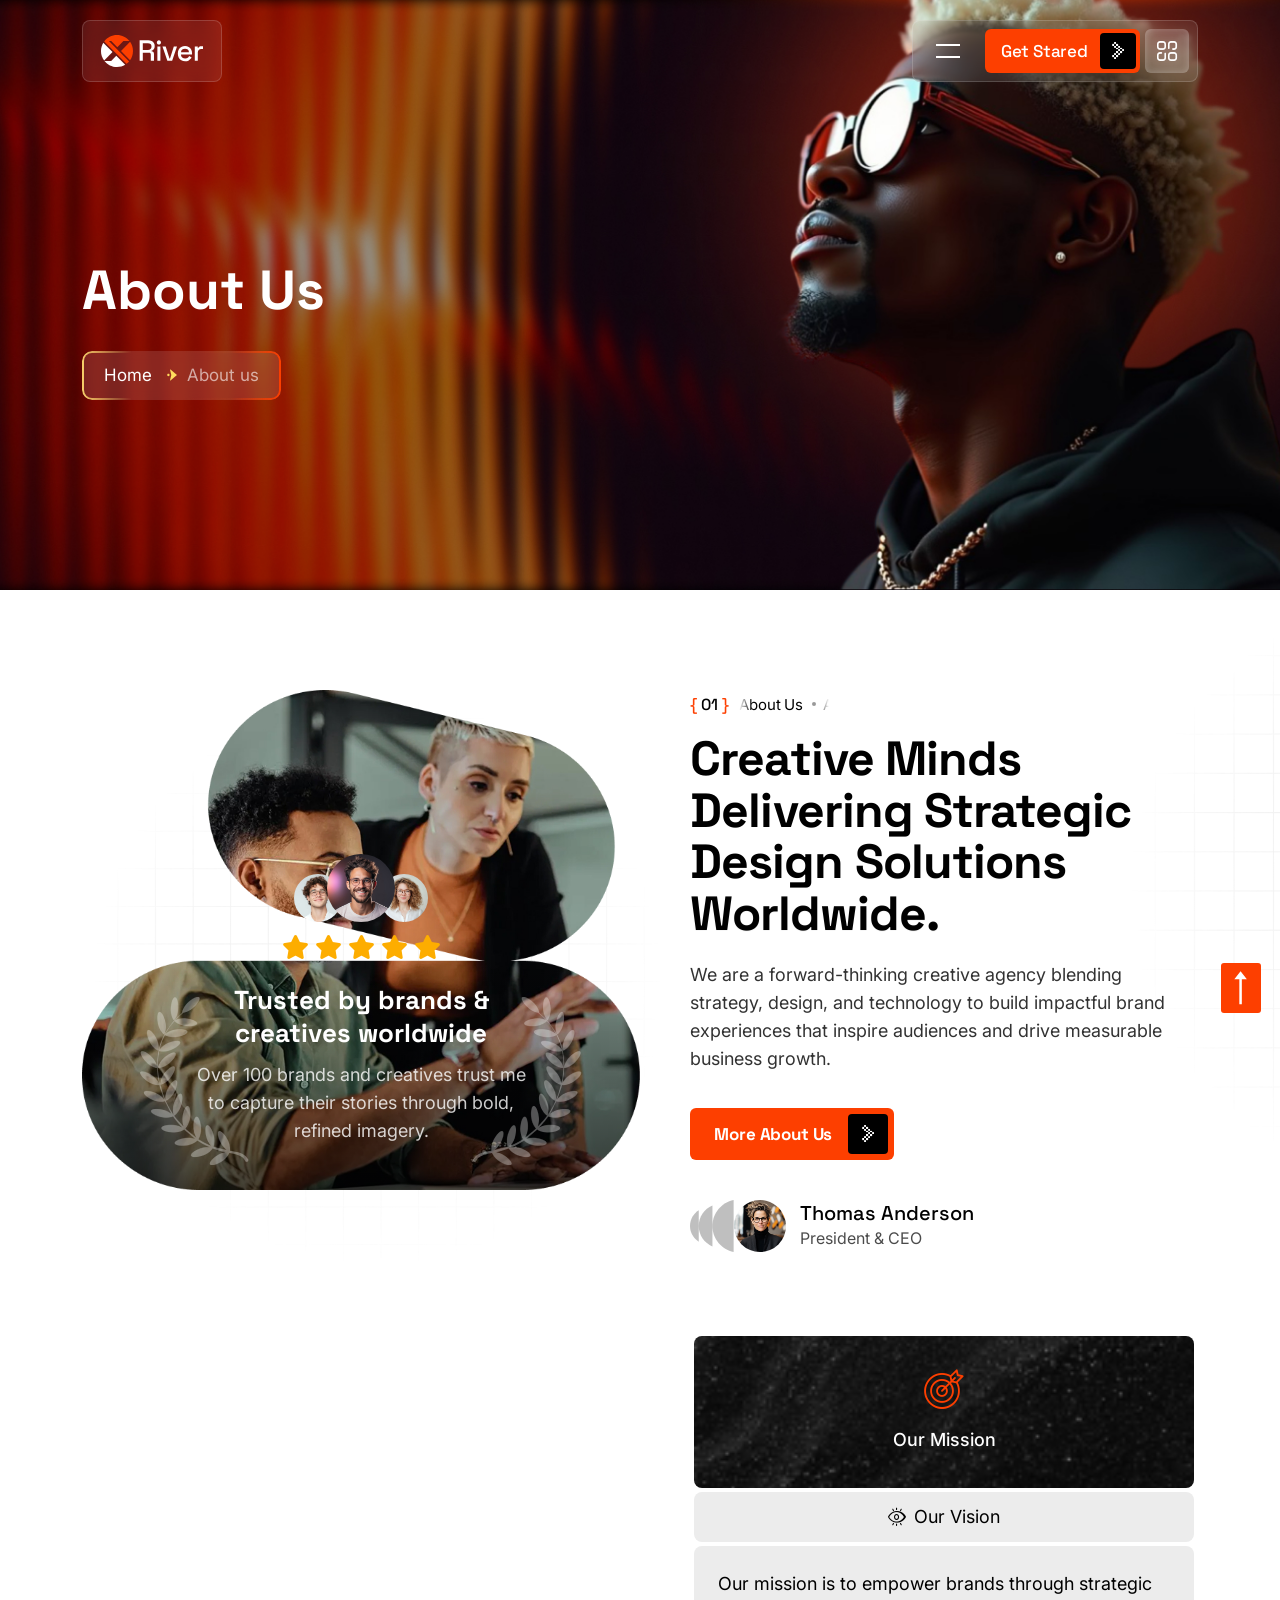
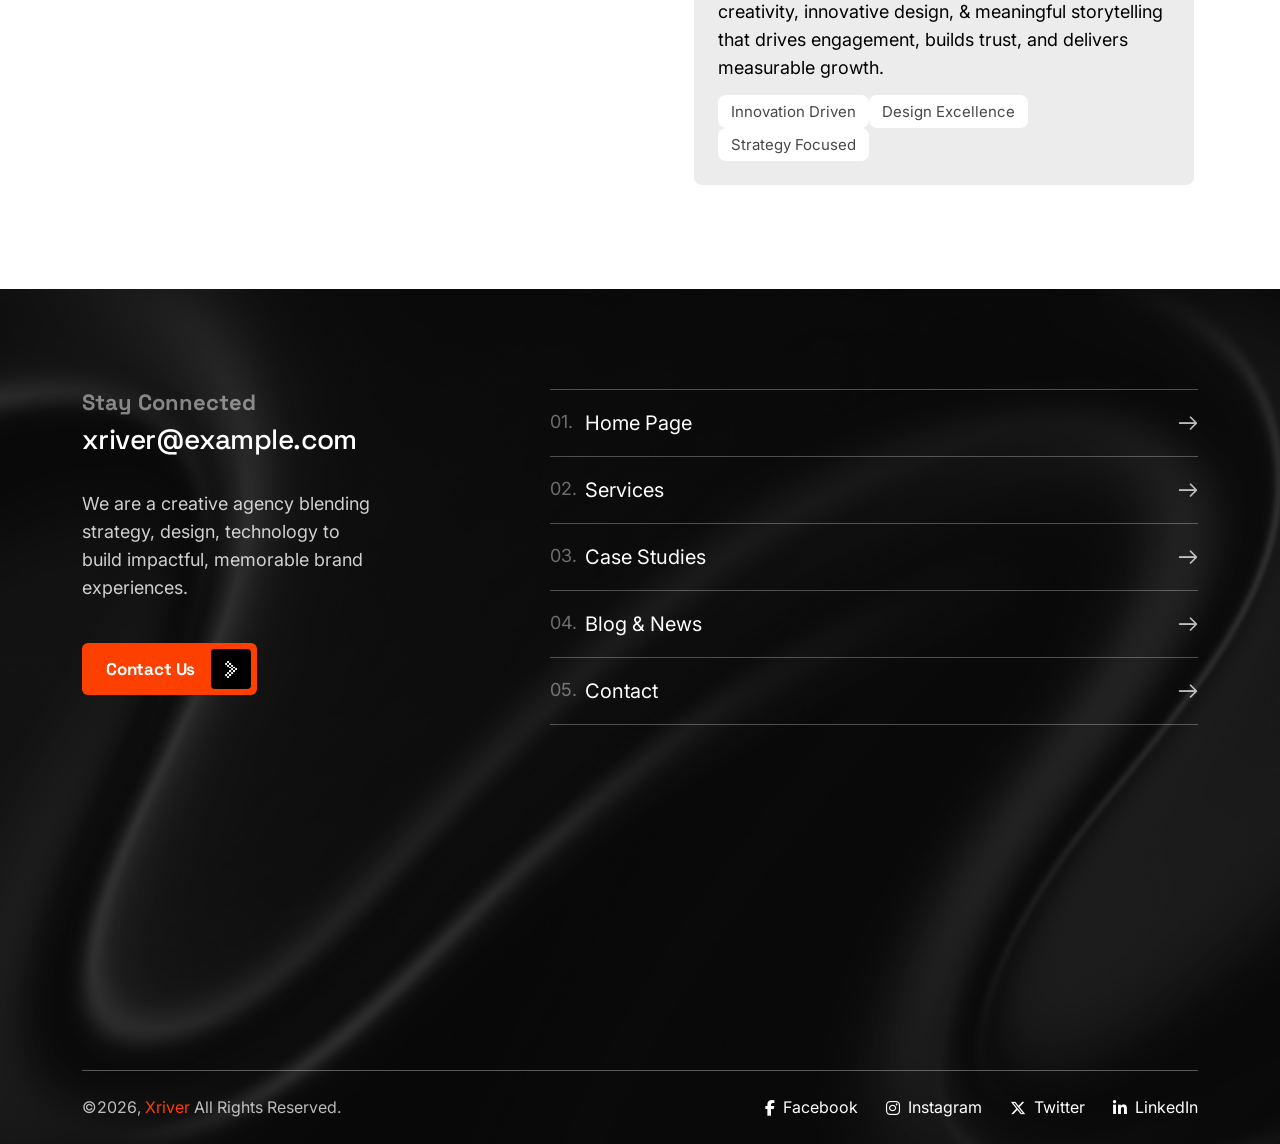
<file: about-us.html>
<!Doctype html>
<html class="no-js" lang="zxx">
    
    <head>
        <meta charset="utf-8">
        <meta http-equiv="x-ua-compatible" content="ie=edge">
        <title>Xriver - About Us Page</title>
        <meta name="description" content="">
        <meta name="viewport" content="width=device-width, initial-scale=1">
		<link rel="shortcut icon" type="image/x-icon" href="assets/img/favicon.ico">
        <!-- Place favicon.ico in the root directory -->


		<!-- all-CSS-link-here -->
        <link rel="stylesheet" href="assets/css/bootstrap.min.css">
        <link rel="stylesheet" href="assets/css/swiper-bundle.min.css">
        <link rel="stylesheet" href="assets/css/all.min.css">
        <link rel="stylesheet" href="assets/css/odometer.min.css">
        <link rel="stylesheet" href="assets/css/nice-select.css">
        <link rel="stylesheet" href="assets/css/animate.css">
        <link rel="stylesheet" href="assets/css/magnific-popup.css">
        <link rel="stylesheet" href="assets/css/flaticon_xriver.css">
        <link rel="stylesheet" href="assets/css/thunder-font.css">
        <link rel="stylesheet" href="assets/css/main.css">
    </head>

    <body class="xr-about-page" >

            
        <div class="xr-about-page-wrapper ">

            <!-- start preloader -->
            <div class="xr-preloader">
                <div class="xr-preloader-inner">
                    <h2 class="xr-preloader-text">
                        <span>X</span>
                        <span>R</span>
                        <span>I</span>
                        <span>V</span>
                        <span>E</span>
                        <span>R</span>
                    </h2>
            
                    <div class="xr-preloader-line-wrap">
                        <div class="xr-preloader-line"></div>
                    </div>
                </div>
            </div>
            <!-- end preloader -->


            <!-- header-start -->
            <header class="xr-header-1-area">
                <div class="container xr-container-1">
                    <div class="xr-header-1-wrap">
                        <div class="xr-header-1-logo-x-btn">
                            <!-- logo -->
                            <div class="xr-header-1-logo">
                                <a href="#" aria-label="name">
                                    <img src="assets/img/logo/logo-1.svg" alt="">
                                </a>
                            </div>
                            <a href="#" aria-label="name" class="xr-p-1 xr-header-1-join-btn">
                                Join us to shape the future
                                <i class="flaticon-right-up flaticon"></i>
                            </a>
                        </div>



                        <!-- action-link -->
                        <div class="xr-header-1-action-link">
                            <!-- menu -->
                            <nav class="xr-main-navigation xr-header-1-menu  d-none d-lg-block">
                                <ul id="main-nav" class="nav navbar-nav menu_1_split">
                            
                                    <li class="dropdown">
                                        <a href="#">
                                            HOME
                                        </a>
                                        <ul class="dropdown-menu clearfix">
                                            <li><a href="index.html">Home One</a></li>
                                            <li><a href="index-2.html">Home Two</a></li>
                                            <li><a href="index-3.html">Home Three</a></li>
                                            <li><a href="index-4.html">Home Four</a></li>
                                            <li><a href="index-5.html">Home Five</a></li>
                                            <li><a href="index-6.html">Home Six</a></li>
                                        </ul>
                                    </li>
                            
                                    <li>
                                        <a href="#">
                                            ABOUT
                                        </a>
                                    </li>
                            
                                    <li >
                                        <a href="#">
                                            SERVICES
                                        </a>
                                    </li>
                                    

                                    <li class="dropdown">
                                        <a href="#">
                                            PAGES
                                        </a>
                                        <ul class="dropdown-menu clearfix">
                            
                                            <li class="dropdown">
                                                <a href="team.html">Team</a>
                                                <ul class="dropdown-menu clearfix">
                                                    <li><a href="team.html">Team One</a></li>
                                                    <li><a href="team-2.html">team two</a></li>
                                                    <li><a href="team-3.html">team three</a></li>
                                                    <li><a href="team-4.html">team four</a></li>
                                                    <li><a href="team-details.html">team details</a></li>
                                                </ul>
                                            </li>
                            
                                            <li class="dropdown">
                                                <a href="career-page.html">Career page</a>
                                                <ul class="dropdown-menu clearfix">
                                                    <li><a href="career-page.html">Career page</a></li>
                                                    <li><a href="career-single.html">Career single</a></li>
                                                </ul>
                                            </li>
                            
                                            <li><a href="price.html">Price Page</a></li>
                                            <li><a href="choose-us.html">Choose Us</a></li>
                                            <li><a href="testimonial.html">Testimonial</a></li>
                                            <li><a href="work-process.html">Work Process</a></li>
                                            <li><a href="faqs.html">FAQs Page</a></li>
                                            <li><a href="404.html">404</a></li>
                            
                                        </ul>
                                    </li>
                            
                                </ul>
                            </nav>

                            <div class="xr-header-1-menu-toggle-btn" data-cursor="-pointer">
                                <span></span>
                                <span></span>
                            </div>

                            <!-- pr-btn -->
                            <a href="#" aria-label="name" class="xr-pr-btn-1">
                                <span class="text">Get Stared</span>
                                <span class="icon">
                                    <i class="flaticon-left-dotted-arrowhead flaticon"></i>
                                </span>
                            </a>

                            <!-- offcanvas-btn -->
                            <button type="button" aria-label="name" class="xr-offcanvas-btn-1 offcanvas_toggle">
                                <i class="flaticon-menu-button flaticon"></i>
                            </button>

                        </div>


                    </div>
                </div>

    
            </header>
            <!-- header-end -->

            <!-- breadcrumb-start -->
            <div class="xr-breadcrumb-area wa-p-relative wa-bg-default " data-background="assets/img/breadcrumb/breadcrumb-img.jpg">
                <div class="container xr-container-1">
                    <div class="xr-breadcrumb-wrap">
                        <h1 class="xr-breadcrumb-title ">About Us</h1>
                        <div class="xr-breadcrumb-list ">
                            <a href="index.html">Home</a>
                            <span>About us</span>
                        </div>
                    </div>
                </div>
            </div>
            <!-- breadcrumb-end -->

            <!-- about-start -->
            <section class="xr-about-1-area pt-100 pb-100 wa-p-relative">
                <div class="xr-about-1-bg-shape-1">
                    <img src="assets/img/about/a1-bg-shape-1.png" alt="">
                </div>
                <div class="xr-about-1-bg-shape-2">
                    <img src="assets/img/about/a1-bg-shape-2.png" alt="">
                </div>
                <div class="container xr-container-1">
                    <div class="xr-about-1-wrap">
                        <!-- left-content -->
                        <div class="xr-about-1-left wa-p-relative">

                            <div class="xr-about-1-img wa-fix wa-img-cover wa_add_class">
                                <img src="assets/img/about/a1-img-1.jpg" alt="">
                            </div>

                            <div class="xr-about-1-trust">
                                <div class="author-img wow fadeInUp2" data-wow-offset="100">
                                    <div class="author-img-single wa-fix wa-img-cover">
                                        <img src="assets/img/testimonial/author-8.jpg" alt="">
                                    </div>
                                    <div class="author-img-single wa-fix wa-img-cover">
                                        <img src="assets/img/testimonial/author-9.jpg" alt="">
                                    </div>
                                    <div class="author-img-single wa-fix wa-img-cover">
                                        <img src="assets/img/testimonial/author-10.jpg" alt="">
                                    </div>
                                </div>
                                <div class="rating">
                                    <i class="fa-solid fa-star wow fadeIn" data-wow-delay=".1s" data-wow-offset="100"></i>
                                    <i class="fa-solid fa-star wow fadeIn" data-wow-delay=".2s" data-wow-offset="100"></i>
                                    <i class="fa-solid fa-star wow fadeIn" data-wow-delay=".3s" data-wow-offset="100"></i>
                                    <i class="fa-solid fa-star wow fadeIn" data-wow-delay=".4s" data-wow-offset="100"></i>
                                    <i class="fa-solid fa-star wow fadeIn" data-wow-delay=".5s" data-wow-offset="100"></i>
                                </div>
                                <h5 class="xr-h-1 title wow fadeInUp2" data-wow-offset="100">Trusted by brands & creatives worldwide</h5>
                                <p class="xr-p-1 disc wow fadeInUp2" data-wow-offset="100">Over 100 brands and creatives trust me to capture their stories through bold, refined imagery.</p>

                                <div class="vector-1">
                                    <img src="assets/img/about/a1-vector-1.png" alt="">
                                </div>
                                <div class="vector-2">
                                    <img src="assets/img/about/a1-vector-2.png" alt="">
                                </div>
                            </div>
                        </div>
                        <!-- right-content -->
                        <div class="xr-about-1-right">
                            <!-- section-title -->
                            <div class="xr-about-1-sec-title mb-35">
                                <div class="xr-subtitle-1">
                                    <h6 class="xr-subtitle-1-number xr-h-1">
                                        {<span>01</span>}
                                    </h6>
                                    <div class="xr-subtitle-1-marquee wa-fix">
                                        <div class="wa_marquee d-inline-block" data-speed="12" >
                                            <div class="marquee-text">
                                                <p class="marquee-text-single xr-p-1">About Us</p>
                                                <p class="marquee-text-single xr-p-1">About Us</p>
                                            </div>
                                        </div>

                                    </div>
                                </div>
                                <h2 class="xr-sec-title-1 wa-split-text split-line-up">Creative Minds Delivering Strategic Design Solutions Worldwide.</h2>
                                <p class="xr-p-1 sec-disc wow fadeInUp2" data-wow-offset="100">We are a forward-thinking creative agency blending strategy, design, and technology to build impactful brand experiences that inspire audiences and drive measurable business growth.</p>
                            </div>

                            <div class="btn-x-author mb-80 wow fadeInUp2" data-wow-offset="100">
                                <a href="#" aria-label="name" class="xr-pr-btn-1">
                                    <span class="text">More About Us</span>
                                    <span class="icon">
                                        <i class="flaticon-left-dotted-arrowhead flaticon"></i>
                                    </span>
                                </a>
                                <div class="xr-about-1-author wa_add_class">
                                    <div class="author-img">
                                        <svg width="44" height="52" viewBox="0 0 44 52" fill="none" xmlns="http://www.w3.org/2000/svg">
                                            <path opacity="0.5" d="M8.75854 41.6827C3.50338 38.4392 0 32.6291 0 26C5.97072e-05 19.3708 3.50334 13.5607 8.75854 10.3173V41.6827Z" fill="black"/>
                                            <path opacity="0.5" d="M22.4301 46.4101C14.4075 43.1076 8.75859 35.2145 8.75854 26.0003C8.75854 16.786 14.4074 8.89231 22.4301 5.58984V46.4101Z" fill="black"/>
                                            <path opacity="0.5" d="M43.6547 52C31.5448 49.5418 22.4301 38.8357 22.4301 26.0003C22.4301 13.1649 31.5447 2.45817 43.6547 0V52Z" fill="black"/>
                                        </svg>
                                        <div class="main-img wa-fix wa-img-cover">
                                            <img src="assets/img/testimonial/author-7.jpg" alt="">
                                        </div>
                                    </div>
                                    <div class="content-wrap">
                                        <h5 class="xr-h-1 name">Thomas Anderson</h5>
                                        <p class="xr-p-1 bio">President & CEO </p>
                                    </div>
                                </div>
                            </div>


                            <div class="xr-about-1-tabs wow fadeInUp2" data-wow-offset="100">
                                <div class="xr-about-1-tabs-btn" role="tablist">
                                    <!-- single-btn -->
                                    <button class="nav-link active" id="nav-home-tab" data-bs-toggle="tab" data-bs-target="#nav-home" type="button" role="tab" aria-controls="nav-home" aria-selected="true">
                                        <div class="xr-about-1-tabs-btn-single">
                                            <div class="bg-img wa-fix wa-img-cover">
                                                <img src="assets/img/about/a1-tabs-bg-img.jpg" alt="">
                                            </div>
                                            <div class="first-content">
                                                <div class="icon">
                                                    <i class="flaticon-target flaticon"></i>
                                                </div>
                                                <p class="xr-p-1 title">Our Mission</p>
                                            </div>
                                            <div class="hover-content">
                                                <div class="icon">
                                                    <i class="flaticon-target flaticon"></i>
                                                </div>
                                                <p class="xr-p-1 title">Our Mission</p>
                                            </div>
                                        </div>
                                    </button>

                                    <!-- single-btn -->
                                    <button class="nav-link" id="nav-profile-tab" data-bs-toggle="tab" data-bs-target="#nav-profile" type="button" role="tab" aria-controls="nav-profile" aria-selected="false">
                                        <div class="xr-about-1-tabs-btn-single">
                                            <div class="bg-img wa-fix wa-img-cover">
                                                <img src="assets/img/about/a1-tabs-bg-img.jpg" alt="">
                                            </div>
                                            <div class="first-content">
                                                <div class="icon">
                                                    <i class="flaticon-vision flaticon"></i>
                                                </div>
                                                <p class="xr-p-1 title">Our Vision</p>
                                            </div>
                                            <div class="hover-content">
                                                <div class="icon">
                                                    <i class="flaticon-vision flaticon"></i>
                                                </div>
                                                <p class="xr-p-1 title">Our Vision</p>
                                            </div>
                                        </div>
                                    </button>
                                </div>

                                <div class="tab-content xr-about-1-tabs-pane" >
                                    <!-- single-pane -->
                                    <div class="tab-pane fade show active" id="nav-home" role="tabpanel" aria-labelledby="nav-home-tab">
                                        <div class="xr-about-1-tabs-pane-single">
                                            <p class="xr-p-1 disc">
                                                Our mission is to empower brands through strategic creativity, innovative design, & meaningful storytelling that drives engagement, builds trust, and delivers measurable growth.
                                            </p>
                                            <ul class="wa-ul tags-list">
                                                <li class="xr-p-1">Innovation Driven</li>
                                                <li class="xr-p-1">Design Excellence</li>
                                                <li class="xr-p-1">Strategy Focused</li>
                                            </ul>
                                        </div>
                                    </div>
                                    <!-- single-pane -->
                                    <div class="tab-pane fade" id="nav-profile" role="tabpanel" aria-labelledby="nav-profile-tab">
                                        <div class="xr-about-1-tabs-pane-single">
                                            <p class="xr-p-1 disc">
                                                Our mission is to empower brands through strategic creativity, innovative design, & meaningful storytelling that drives engagement, builds trust, and delivers measurable growth.
                                            </p>
                                            <ul class="wa-ul tags-list">
                                                <li class="xr-p-1">Innovation Driven</li>
                                                <li class="xr-p-1">Design Excellence</li>
                                                <li class="xr-p-1">Strategy Focused</li>
                                            </ul>
                                        </div>
                                    </div>
                                </div>
                            </div>

                        </div>
                    </div>
                </div>
            </section>
            <!-- about-end -->





            <!-- footer-start -->
            <footer class="xr-footer-1-area wa-bg-default pt-100 wa-fix" data-background="assets/img/footer/f1-sec-bg.png">
                <div class="container xr-container-1">
                    <div class="xr-footer-1-top mb-80">

                        <!-- left-content -->
                        <div class="xr-footer-1-contact">
                            <h5 class="xr-h-1 title">Stay Connected</h5>
                            <h4 class="xr-h-1 link-elm">
                                <a href="#" aria-label="name">xriver@example.com</a>
                            </h4>
                            <p class="xr-p-1 disc">We are a creative agency blending strategy, design, technology to build impactful, memorable brand experiences.</p>

                            <!-- pr-btn -->
                            <div class="btn-wrap">
                                <a href="#" aria-label="name" class="xr-pr-btn-1">
                                    <span class="text">Contact Us</span>
                                    <span class="icon">
                                        <i class="flaticon-left-dotted-arrowhead flaticon"></i>
                                    </span>
                                </a>
                            </div>
                        </div>

                        <!-- right-content -->
                        <div class="xr-footer-1-link">
                            <ul>
                                <li>
                                    <a href="#" aria-label="name">
                                        <span>01.</span>
                                        <span>Home Page</span>
                                        <i class="flaticon-next flaticon"></i>
                                    </a>
                                </li>
                                <li>
                                    <a href="#" aria-label="name">
                                        <span>02.</span>
                                        <span>Services</span>
                                        <i class="flaticon-next flaticon"></i>
                                    </a>
                                </li>
                                <li>
                                    <a href="#" aria-label="name">
                                        <span>03.</span>
                                        <span>Case Studies</span>
                                        <i class="flaticon-next flaticon"></i>
                                    </a>
                                </li>
                                <li>
                                    <a href="#" aria-label="name">
                                        <span>04.</span>
                                        <span>Blog & News</span>
                                        <i class="flaticon-next flaticon"></i>
                                    </a>
                                </li>
                                <li>
                                    <a href="#" aria-label="name">
                                        <span>05.</span>
                                        <span>Contact</span>
                                        <i class="flaticon-next flaticon"></i>
                                    </a>
                                </li>
                            </ul>
                        </div>
                    </div>

                    <div class="xr-footer-1-logo-x-video mb-45">
                        <h4 class="xr-h-1 xr-footer-1-logo wa-split-up-1" data-split-delay=".5s">
                            XRIVER
                        </h4>
                        <div class="xr-footer-1-video wa-fix wa-video-cover wa-img-cover">
                            <video src="assets/img/footer/f1-video-1.mp4" muted loop autoplay></video>
                        </div>
                    </div>

                    <!-- bottom-content -->
                    <div class="xr-footer-1-bottom">
                        <p class="xr-p-1 xr-footer-1-copyright">
                            ©<span class="copyright-year"></span>, <a href="#" aria-label="name">Xriver</a> All Rights Reserved.
                        </p>

                        <ul class="wa-ul xr-footer-1-social">
                            <li class="xr-p-1">
                                <a href="#">
                                    <i class="fa-brands fa-facebook-f"></i>
                                    Facebook
                                </a>
                            </li>
                            <li class="xr-p-1">
                                <a href="#">
                                    <i class="fa-brands fa-instagram"></i>
                                    Instagram
                                </a>
                            </li>
                            <li class="xr-p-1">
                                <a href="#">
                                    <i class="fa-brands fa-x-twitter"></i>
                                    Twitter
                                </a>
                            </li>
                            <li class="xr-p-1">
                                <a href="#">
                                    <i class="fa-brands fa-linkedin-in"></i>
                                    LinkedIn
                                </a>
                            </li>
                        </ul>
                    </div>
                </div>
            </footer>
            <!-- footer-end -->


            <!-- offcanvas-start -->
            <div class="wa-offcanvas-area   offcanvas_box_active lenis lenis-smooth">
                <div class="wa-offcanvas-wrap ">
            
                    <!-- top -->
                    <div class="wa-offcanvas-top">
            
                        <!-- logo -->
                        <a href="#" aria-label="Email" class="wa-offcanvas-top-logo">
                            <img src="assets/img/logo/logo-1-black.svg" alt="">
                        </a>
            
                        <!-- close-btn -->
                        <button class="wa-offcanvas-close offcanvas_box_close" aria-label="name">
                            <span></span>
                            <span></span>
                        </button>
            
                    </div>
            
                    <!-- mobile-menu-list -->
                    <nav class="mobile-main-navigation mb-50 d-block d-xl-none">
                        <ul class="navbar-nav">
                            <li class="dropdown">
                                <a href="#">
                                    Home
                                </a>
                                <ul class="dropdown-menu clearfix">
                                    <li><a href="index.html">Home One</a></li>
                                    <li><a href="index-2.html">Home Two</a></li>
                                    <li><a href="index-3.html">Home Three</a></li>
                                    <li><a href="index-4.html">Home Four</a></li>
                                    <li><a href="index-5.html">Home Five</a></li>
                                    <li><a href="index-6.html">Home Six</a></li>
                                    <li><a href="index-7.html">Home Seven</a></li>
                                </ul>
                            </li>
            
                            <li>
                                <a href="about-us.html">
                                    About
                                </a>
                            </li>

                            <li class="dropdown">
                                <a href="#">
                                    Page
                                </a>
                                <ul class="dropdown-menu clearfix">
                                    <li><a href="pricing.html">Pricing Page</a></li>
                                    <li><a href="faqs.html">FAQs</a></li>
                                    <li class="dropdown">
                                        <a href="#">Team</a>
                                        <ul class="dropdown-menu clearfix">
                                            <li><a href="team.html">Team</a></li>
                                            <li><a href="team-details.html">Team Details</a></li>
                                        </ul>
                                    </li>
                                    <li class="dropdown">
                                        <a href="#">Career Page</a>
                                        <ul class="dropdown-menu clearfix">
                                            <li><a href="career.html">Career Page</a></li>
                                            <li><a href="career-details.html">Career Single</a></li>
                                        </ul>
                                    </li>
                                    <li class="dropdown">
                                        <a href="#">Shop</a>
                                        <ul class="dropdown-menu clearfix">
                                            <li><a href="shop.html">Shop</a></li>
                                            <li><a href="shop-sidebar.html">Shop Right Sidebar</a></li>
                                            <li><a href="shop-sidebar-2.html">Shop Left Sidebar</a></li>
                                        </ul>
                                    </li>
                                    <li><a href="404.html">404</a></li>
                                </ul>
                            </li>

                            <li >
                                <a href="features.html">
                                    Features
                                </a>
                            </li>
                    
                            <li class="dropdown">
                                <a href="#">
                                    Blog
                                </a>
                                <ul class="dropdown-menu clearfix">
                                    <li><a href="blog.html">Blog Grid</a></li>
                                    <li><a href="blog-2.html">Blog Right Sidebar</a></li>
                                    <li><a href="blog-3.html">Blog Left Sidebar</a></li>
                                    <li><a href="blog-4.html">Blog Standard</a></li>
                                    <li><a href="blog-details.html">Blog Details 01</a></li>
                                    <li><a href="blog-details-2.html">Blog Details 02</a></li>
                                    <li><a href="blog-details-3.html">Blog Details 03</a></li>
                                </ul>
                            </li>
                            <li >
                                <a href="contact-us.html">
                                    Contact
                                </a>
                            </li>
                        </ul>
                    </nav>
            
                    <div class="wa-offcanvas-gallery">
                        <h6 class="wa-offcanvas-gallery-title xr-p-1 ">Stay Inspired with Instagram</h6>
            
                        <div class="wa-offcanvas-gallery-grid">
                            <a href="assets/img/offcanvas/img-1.jpg" aria-label="name"
                                class="popup-img wa-offcanvas-gallery-item wa-img-cover wa-fix">
                                <img src="assets/img/offcanvas/img-1.jpg" alt="">
                            </a>
                            <a href="assets/img/offcanvas/img-2.jpg" aria-label="name"
                                class="popup-img wa-offcanvas-gallery-item wa-img-cover wa-fix">
                                <img src="assets/img/offcanvas/img-2.jpg" alt="">
                            </a>
                            <a href="assets/img/offcanvas/img-3.jpg" aria-label="name"
                                class="popup-img wa-offcanvas-gallery-item wa-img-cover wa-fix">
                                <img src="assets/img/offcanvas/img-3.jpg" alt="">
                            </a>
                            <a href="assets/img/offcanvas/img-4.jpg" aria-label="name"
                                class="popup-img wa-offcanvas-gallery-item wa-img-cover wa-fix">
                                <img src="assets/img/offcanvas/img-4.jpg" alt="">
                            </a>
                        </div>
                    </div>
            
                    <!-- social -->
                    <div class="wa-offcanvas-social">
                        <h6 class="wa-offcanvas-social-title xr-p-1 ">We're on social media:</h6>
            
                        <div class="wa-offcanvas-social-flex d-flex flex-wrap">
                            <a href="#" class="wa-offcanvas-social-link " aria-label="name">
                                <i class="fa-brands fa-linkedin-in"></i>
                            </a>
                            <a href="#" class="wa-offcanvas-social-link " aria-label="name">
                                <i class="fa-brands fa-facebook-f"></i>
                            </a>
                            <a href="#" class="wa-offcanvas-social-link " aria-label="name">
                                <i class="fa-brands fa-x-twitter"></i>
                            </a>
                            <a href="#" class="wa-offcanvas-social-link" aria-label="name">
                                <i class="fa-brands fa-instagram"></i>
                            </a>
                        </div>
            
                    </div>
            
                </div>
            
            </div>
            <div class="wa-overly"></div>
            <!-- offcanvas-end -->

            <!-- search-popup-start -->
            <div class="wa-search-box search_box_active ">
            
                <div class="wa-search-container">
                    <div class="wa-search-wrap text-center mb-55">
                        <h5 class="wa-search-title kk-h-1">Search</h5>
                        <form action="#" class="wa-search-form">
                            <input class="wa-search-form-input" type="text" placeholder="What are you looking for?...">
                        </form>
                    </div>
            
                    <div class="wa-search-tag-wrap text-center">
                        <h6 class="wa-search-tag-title kk-h-1">People also search for:</h6>
                        <div class="wa-search-tag d-inline-flex flex-wrap  ">
                            <a href="#" aria-label="name" class="wa-search-tag-item kk-h-1">Modern</a>
                            <a href="#" aria-label="name" class="wa-search-tag-item kk-h-1">Classical</a>
                            <a href="#" aria-label="name" class="wa-search-tag-item kk-h-1">Sustainable</a>
                            <a href="#" aria-label="name" class="wa-search-tag-item kk-h-1">Urban</a>
                            <a href="#" aria-label="name" class="wa-search-tag-item kk-h-1">Landscape</a>
                        </div>
                    </div>
                </div>
            
                <button aria-label="search-close" type="button" class="wa-search-box-close search_box_close">
                    <i class="fa-solid fa-x"></i>
                </button>
            
            </div>
            <!-- search-popup-end -->


            <!-- back-to-top-button-start -->            
            <div class="wa-back-to-top wa_backToTop">
                <svg xmlns="http://www.w3.org/2000/svg" viewBox="0 0 24 24" class="injected-svg" data-src="https://static.elfsight.com/icons/app-back-to-top-arrow-4.svg" xmlns:xlink="http://www.w3.org/1999/xlink"><path d="M8 6.74 11.748 2l3.75 4.74h-3l.001 14.998H11V6.74z"></path></svg>
            </div>
            <!-- back-to-top-button-end -->

        </div>


		<!-- all-JS-link-here -->
        <script src="assets/js/jquery-3.7.1.min.js"></script>
        <script src="assets/js/bootstrap.bundle.min.js"></script>
        <script src="assets/js/swiper-bundle.min.js"></script>
        <script src="assets/js/lenis.min.js"></script>
        <script src="assets/js/wow.js"></script>
        <script src="assets/js/MotionPathPlugin.min.js"></script>
        <script src="assets/js/odometer.min.js"></script>
        <script src="assets/js/nice-select.min.js"></script>
        <script src="assets/js/marquee.min.js"></script>
        <script src="assets/js/magnific-popup.min.js"></script>
        <script src="assets/js/SplitText.min.js"></script>
        <script src="assets/js/gsap.min.js"></script>
        <script src="assets/js/CustomEase.min.js"></script>
        <script src="assets/js/appear.js"></script>
        <script src="assets/js/cursor.js"></script>
        <script src="assets/js/ScrollTrigger.min.js"></script>
        <script src="assets/js/main.js"></script>
        
    </body>
</html>
</file>
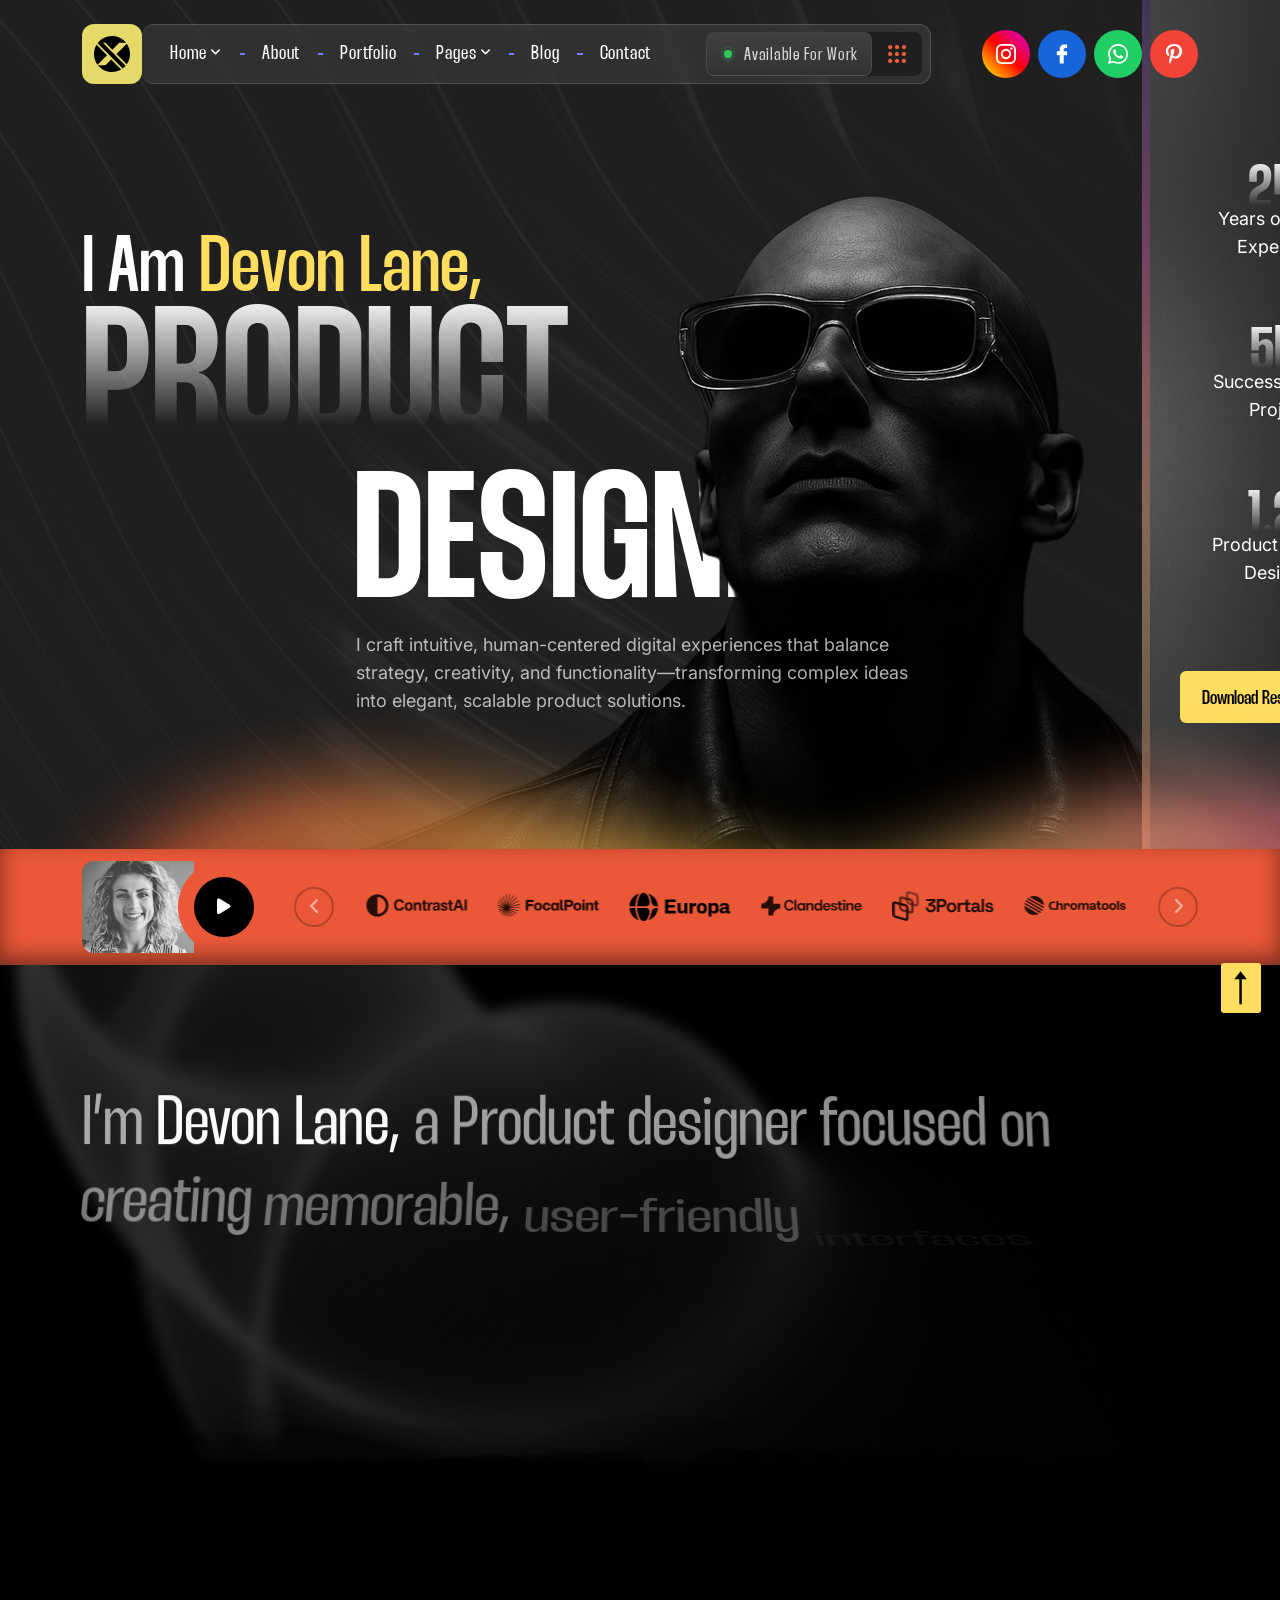
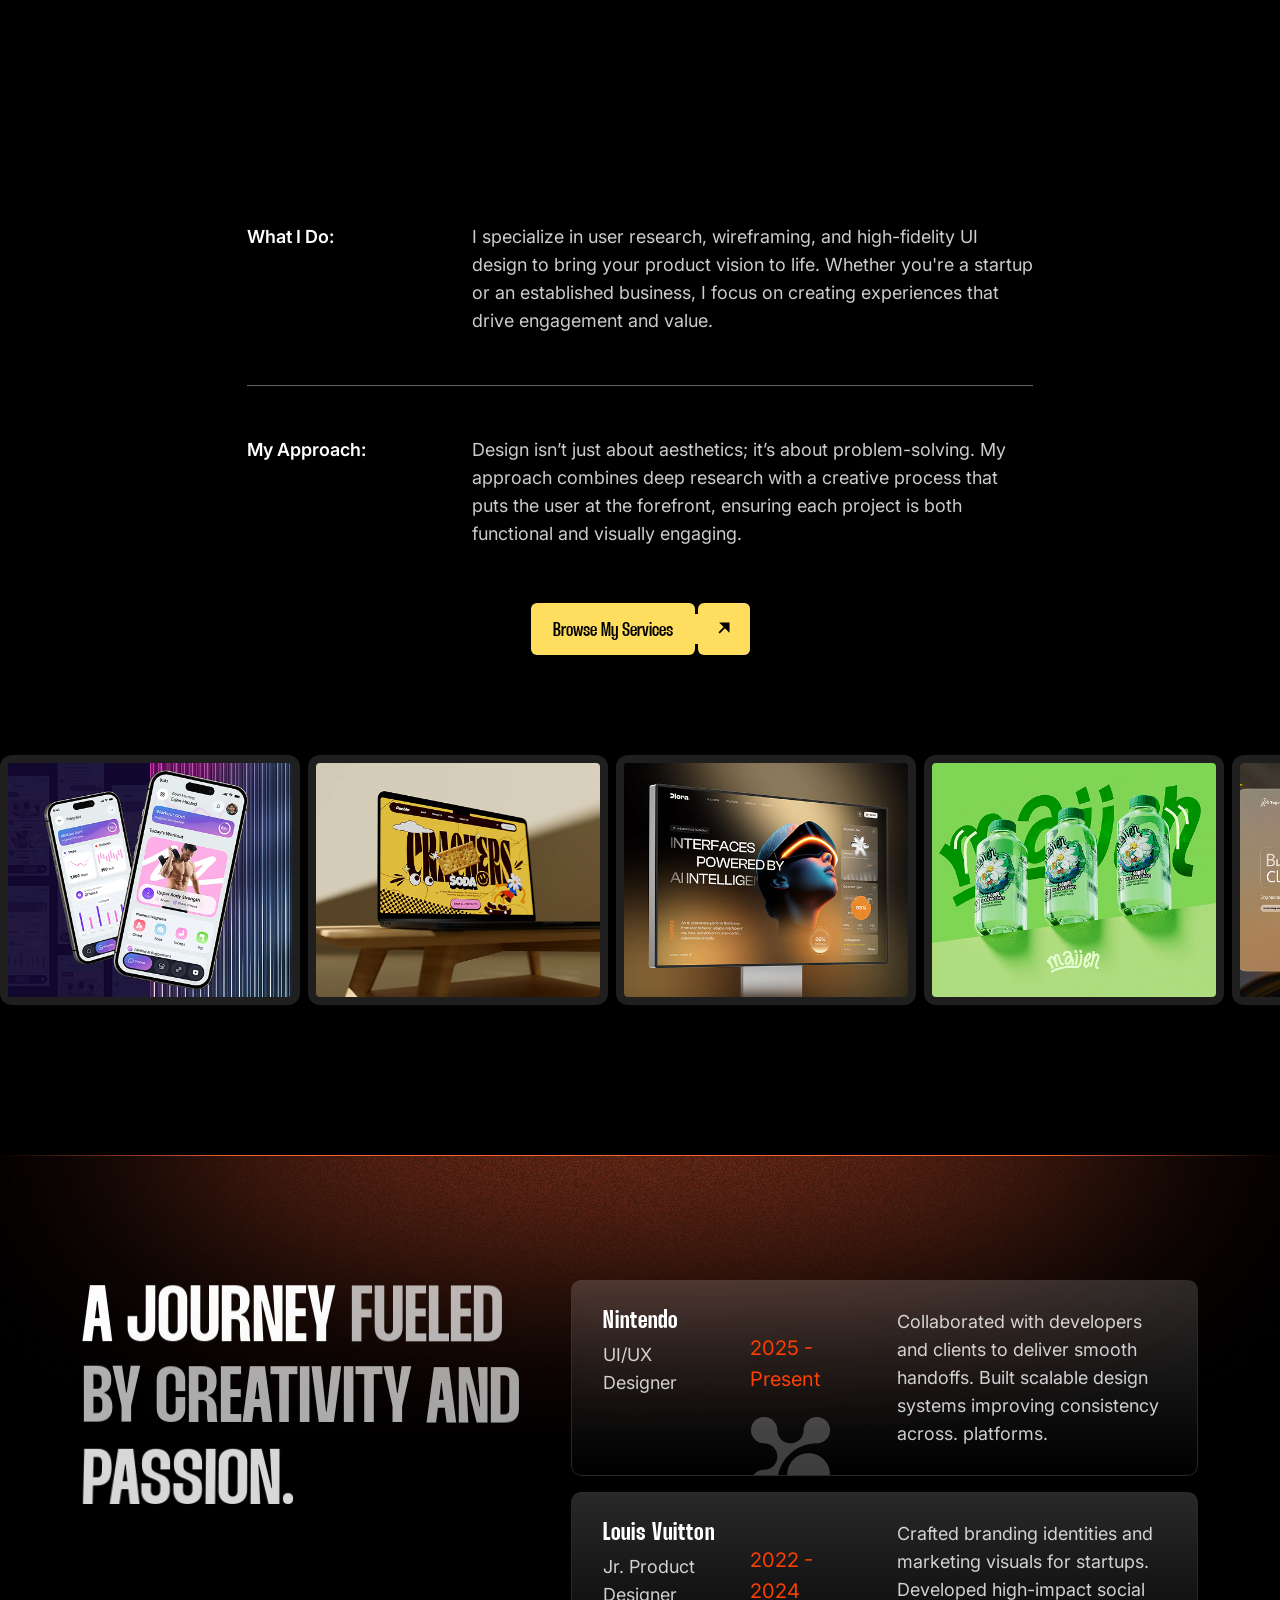
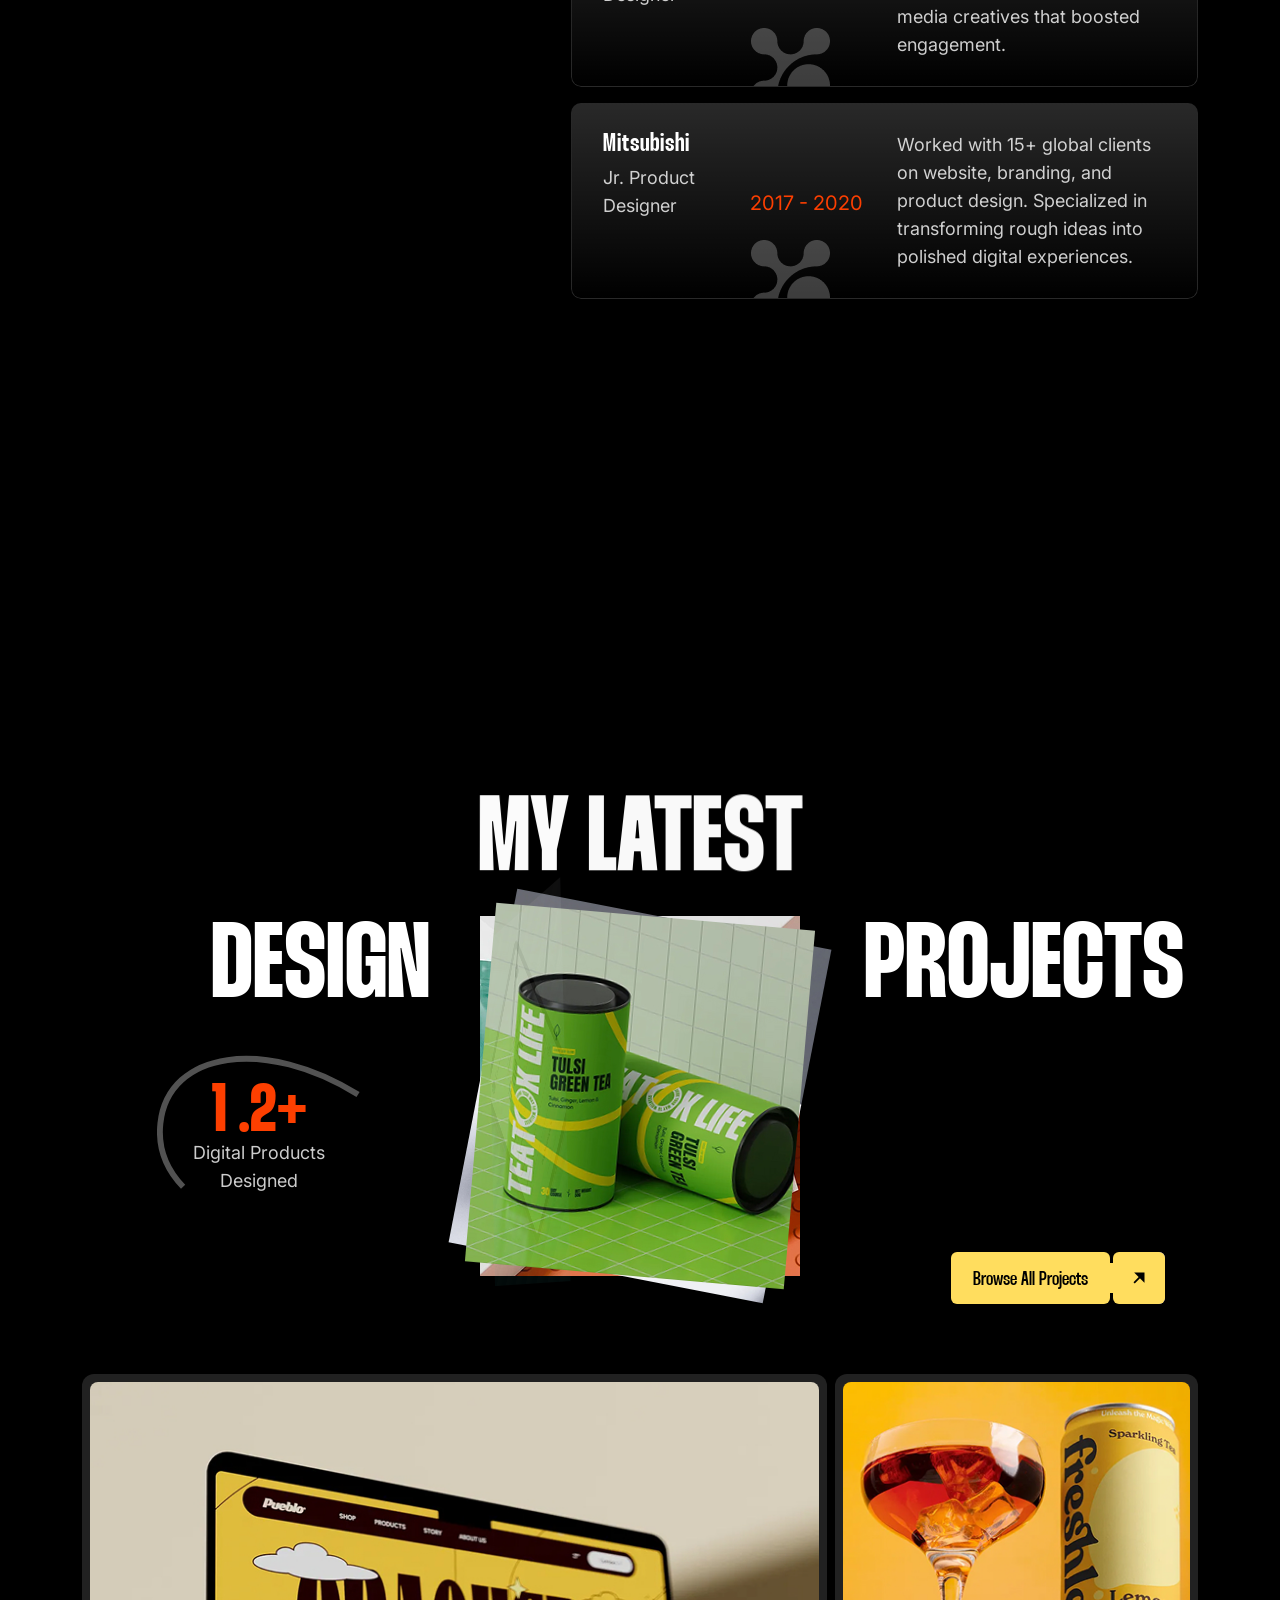
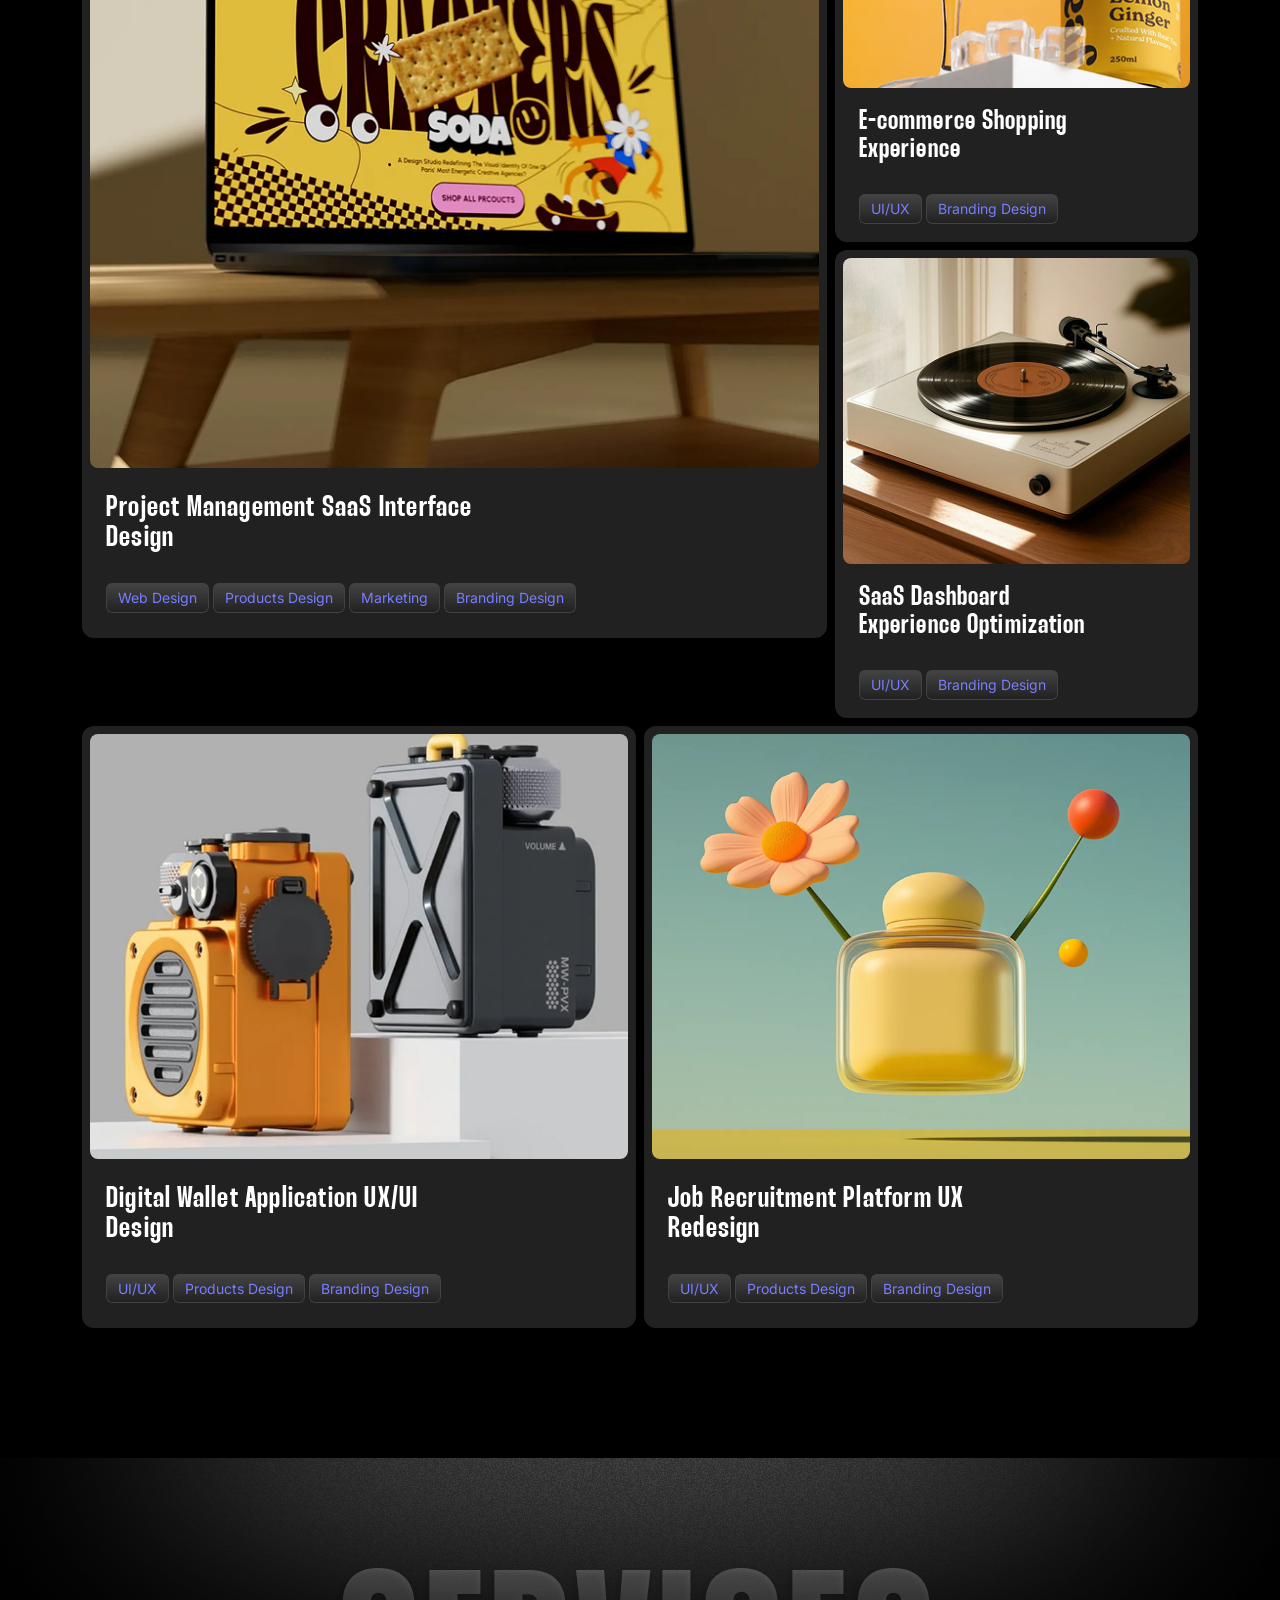
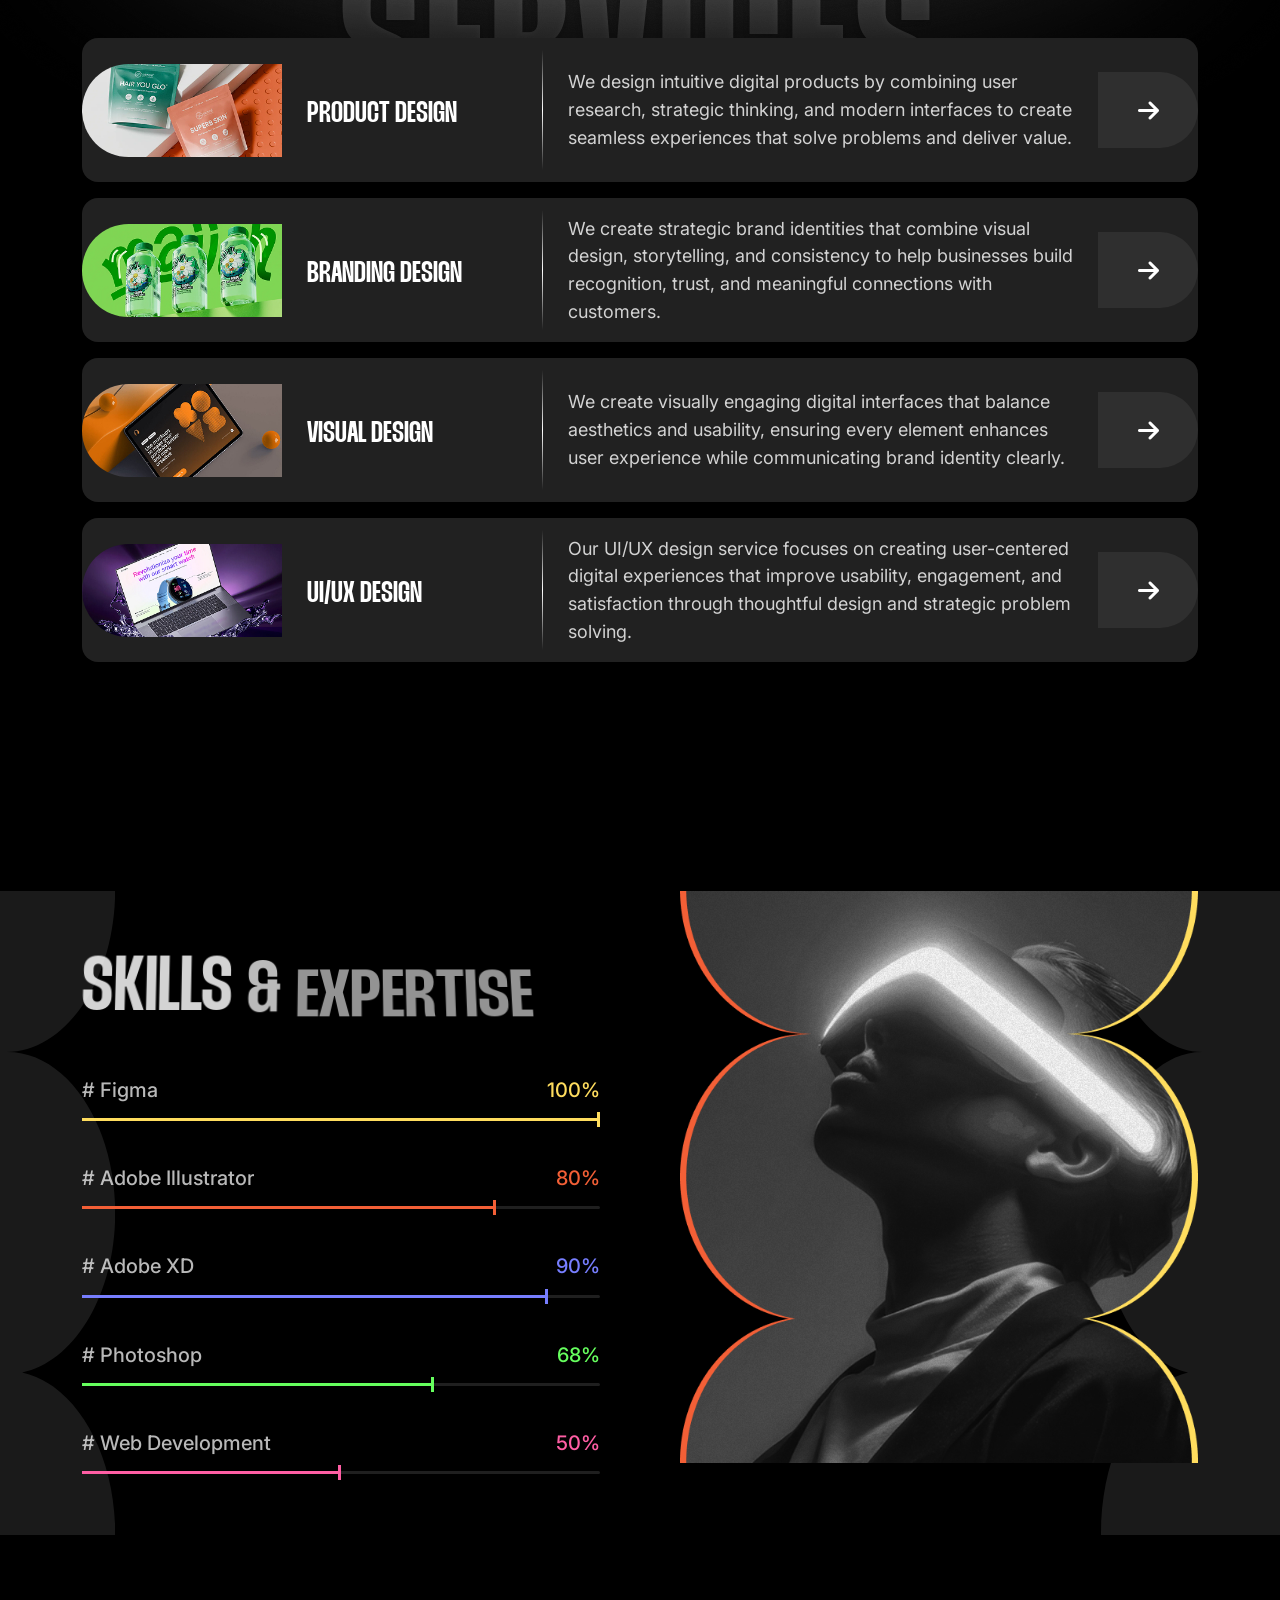
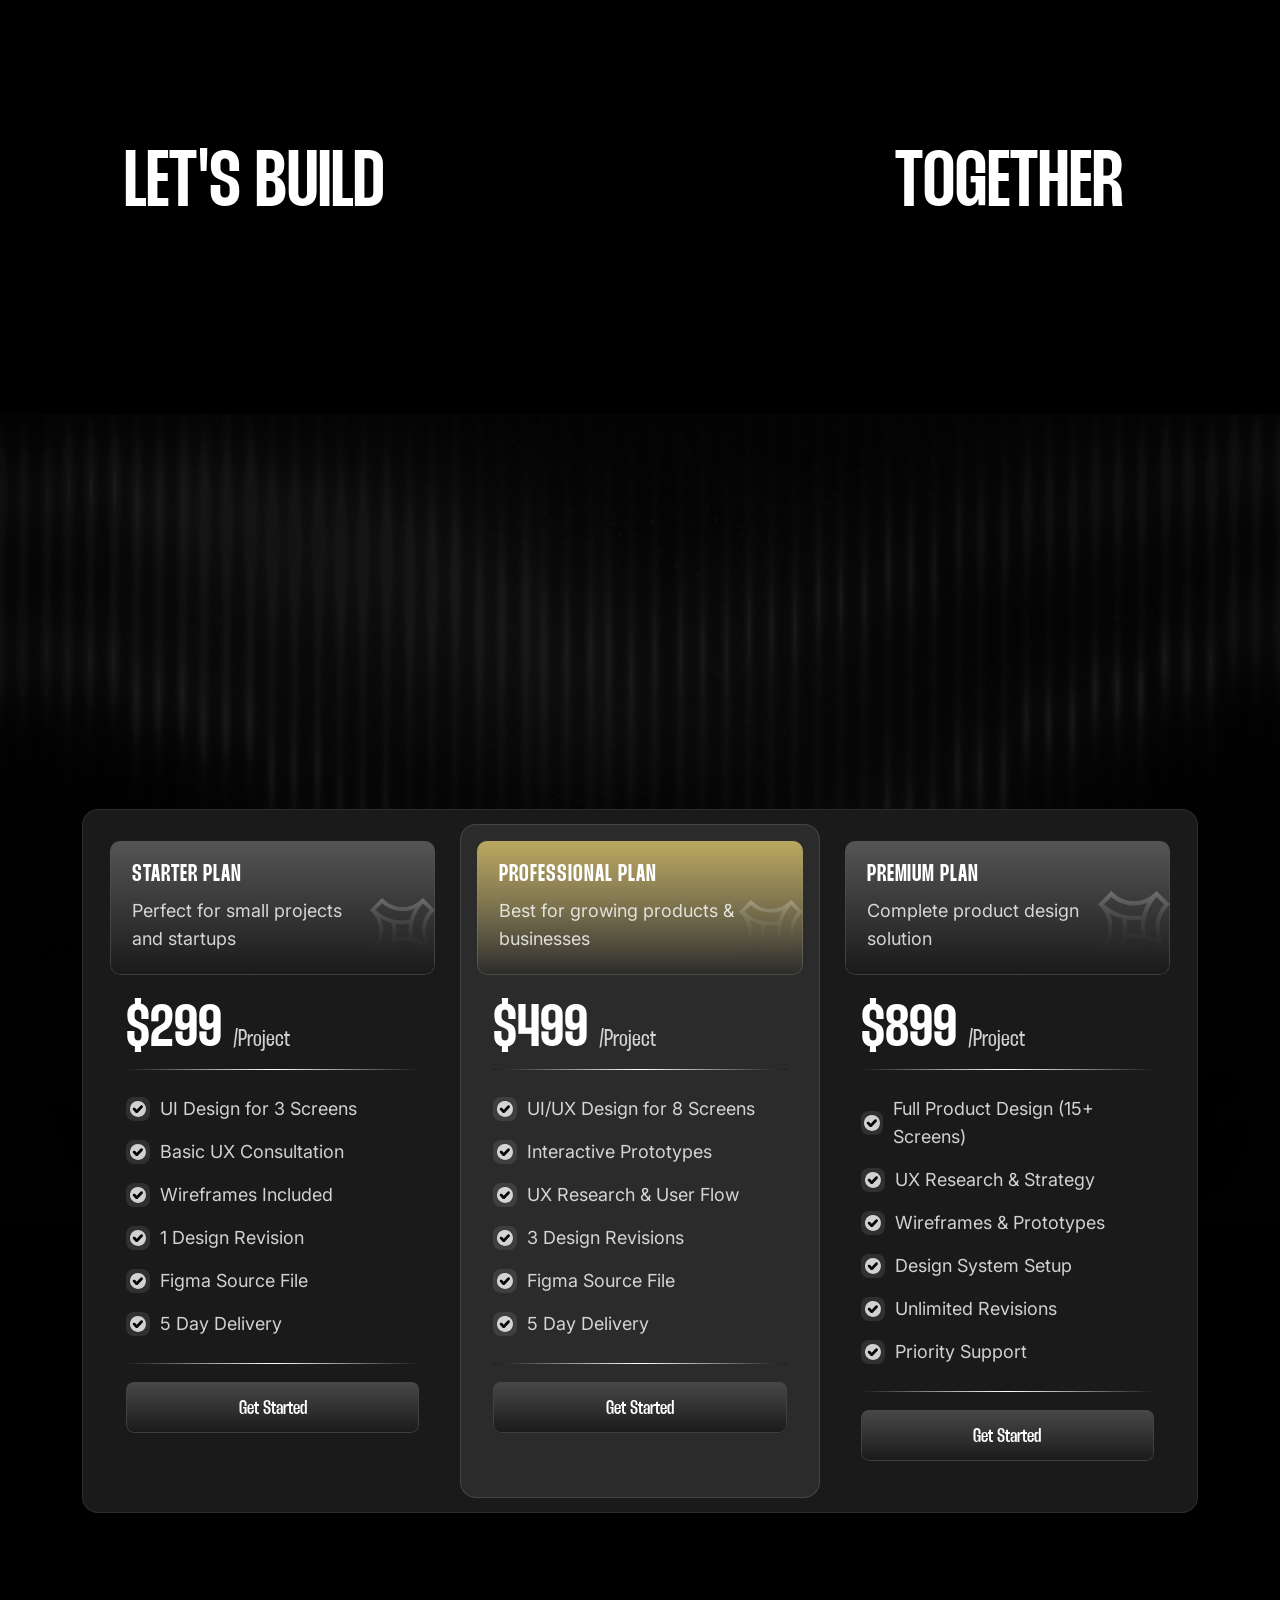
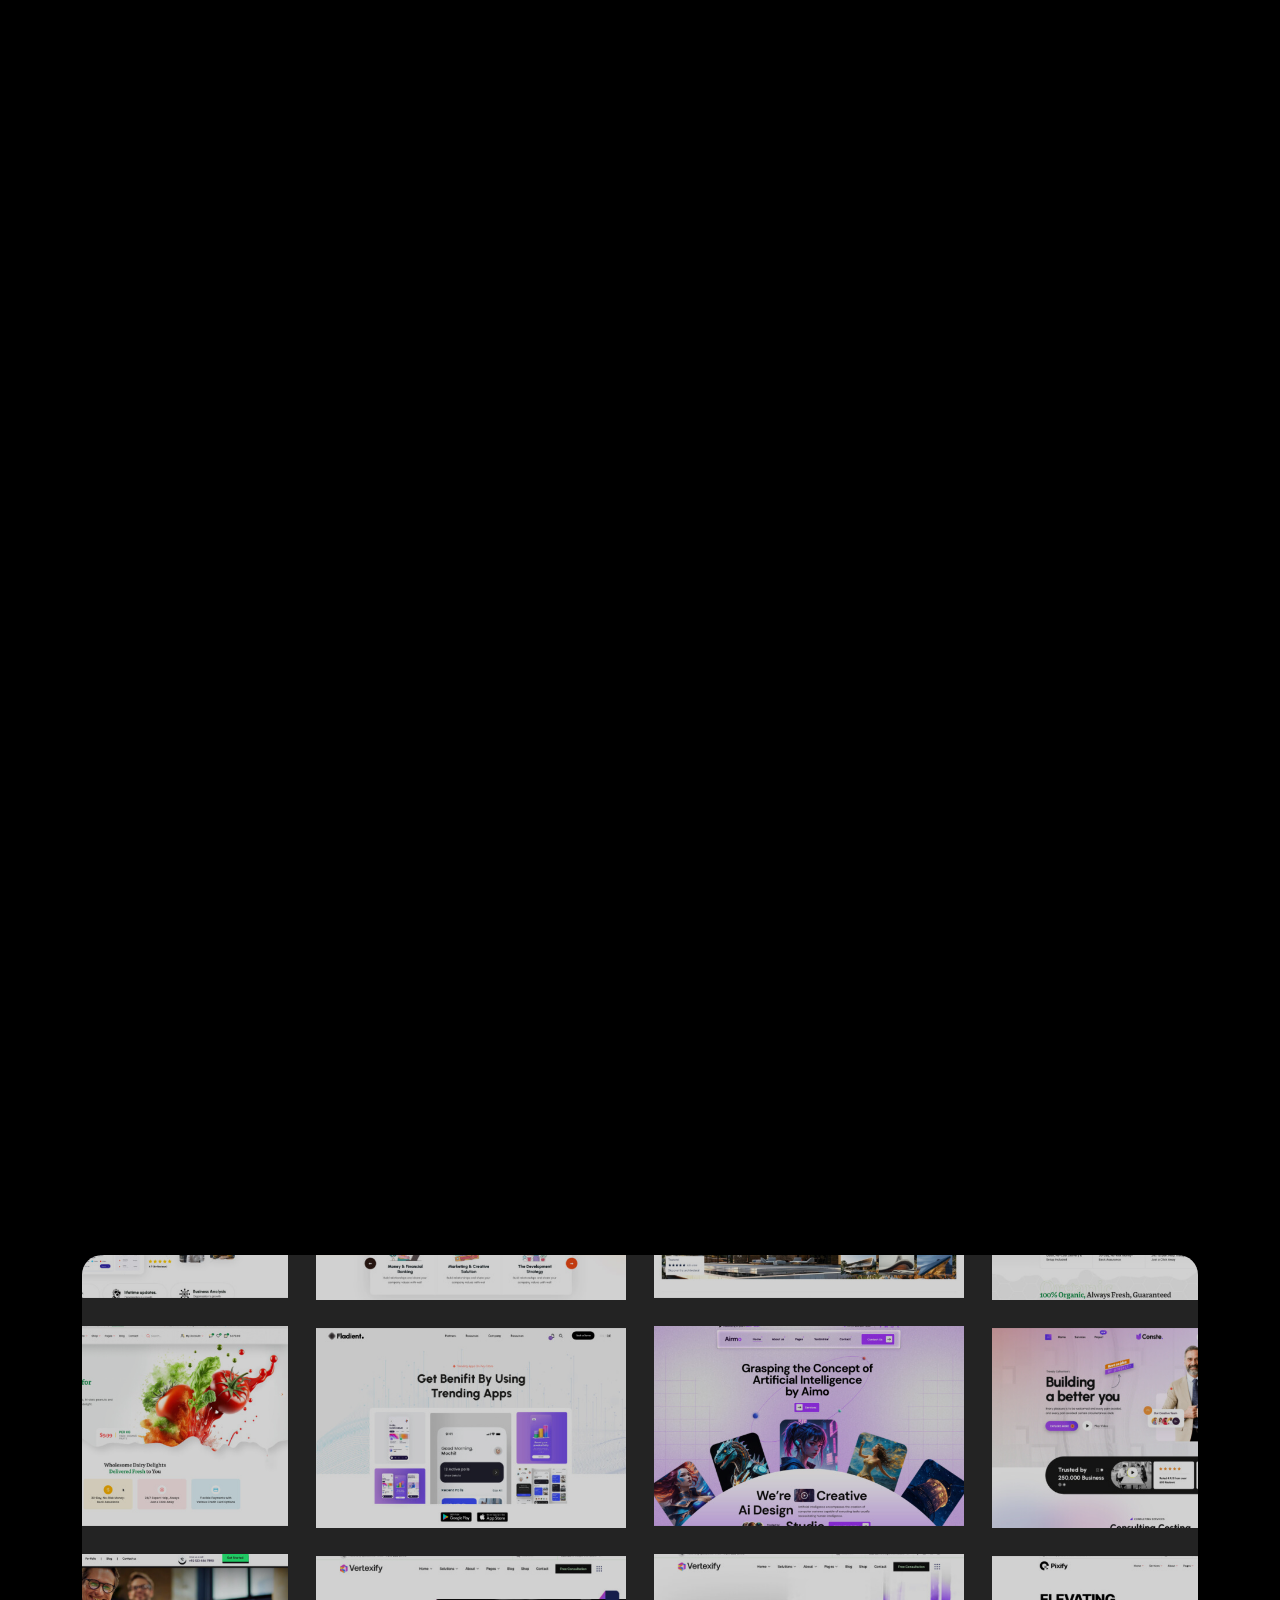
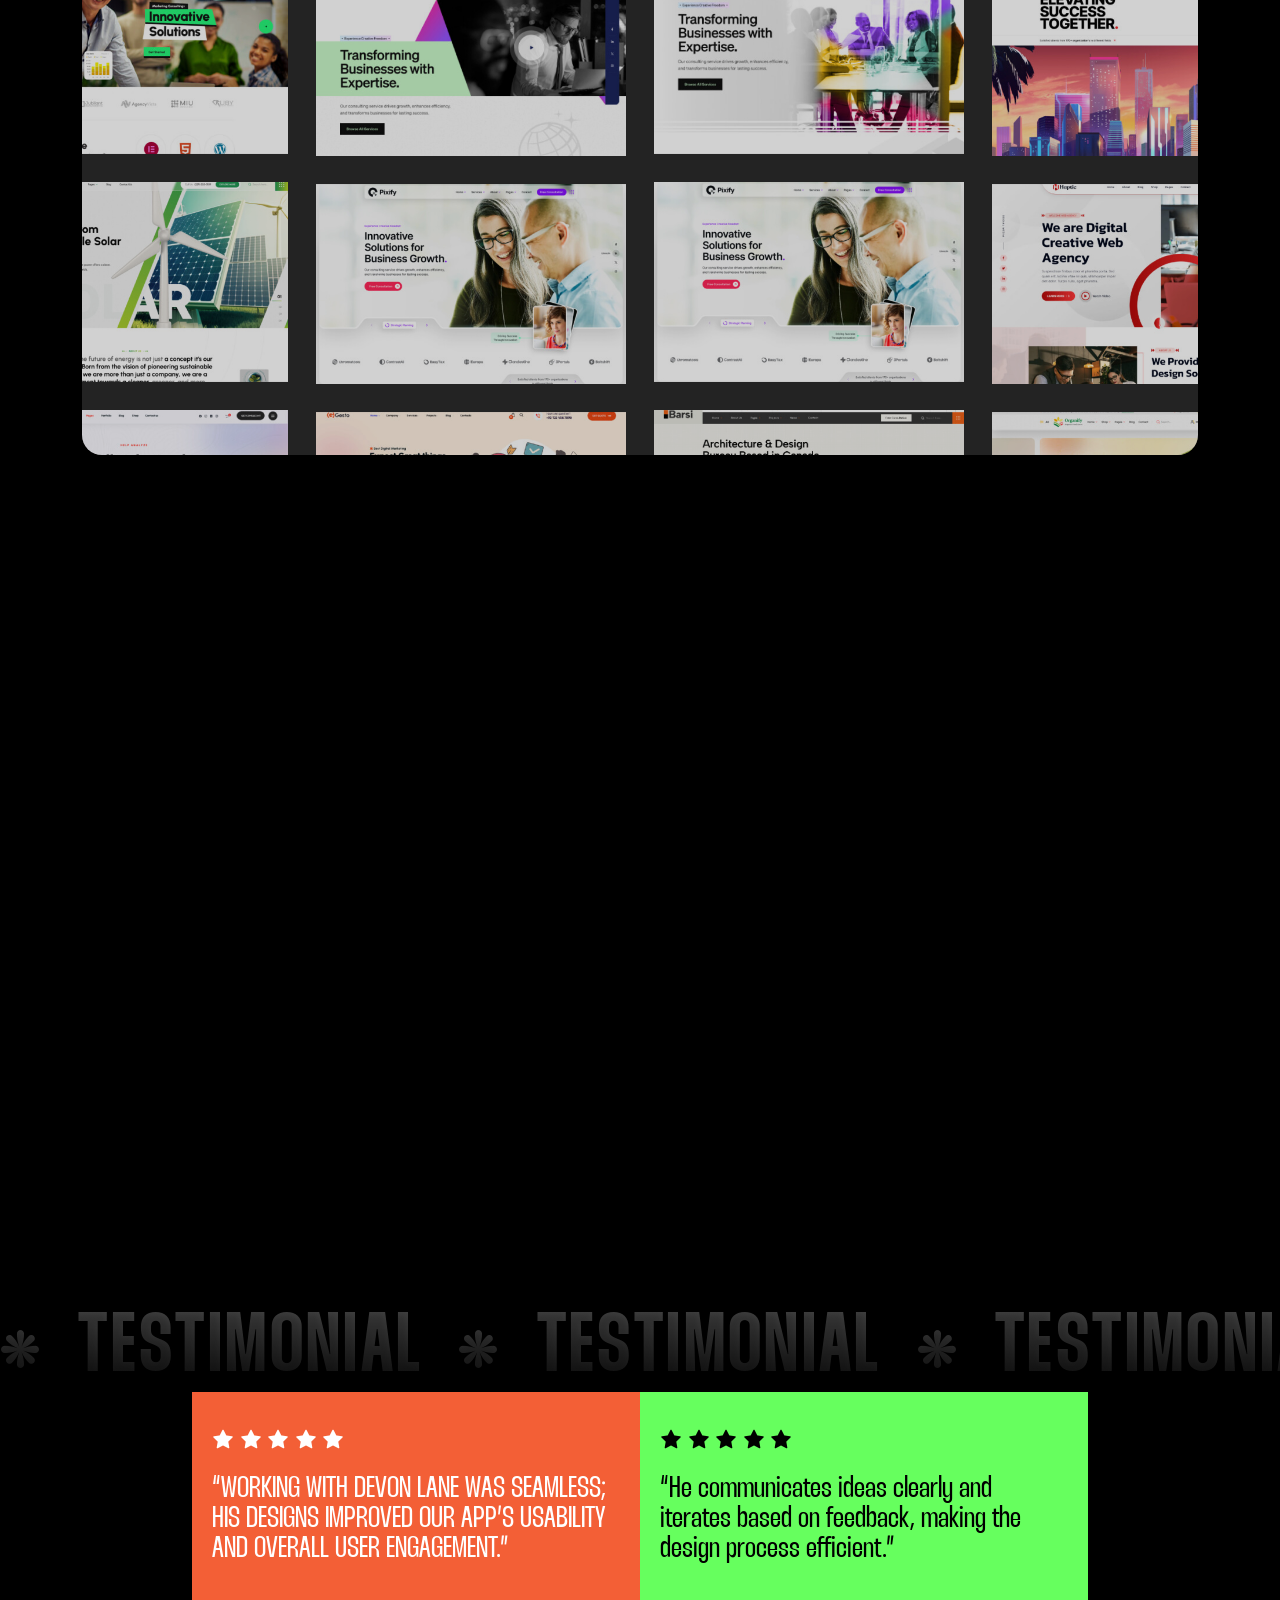
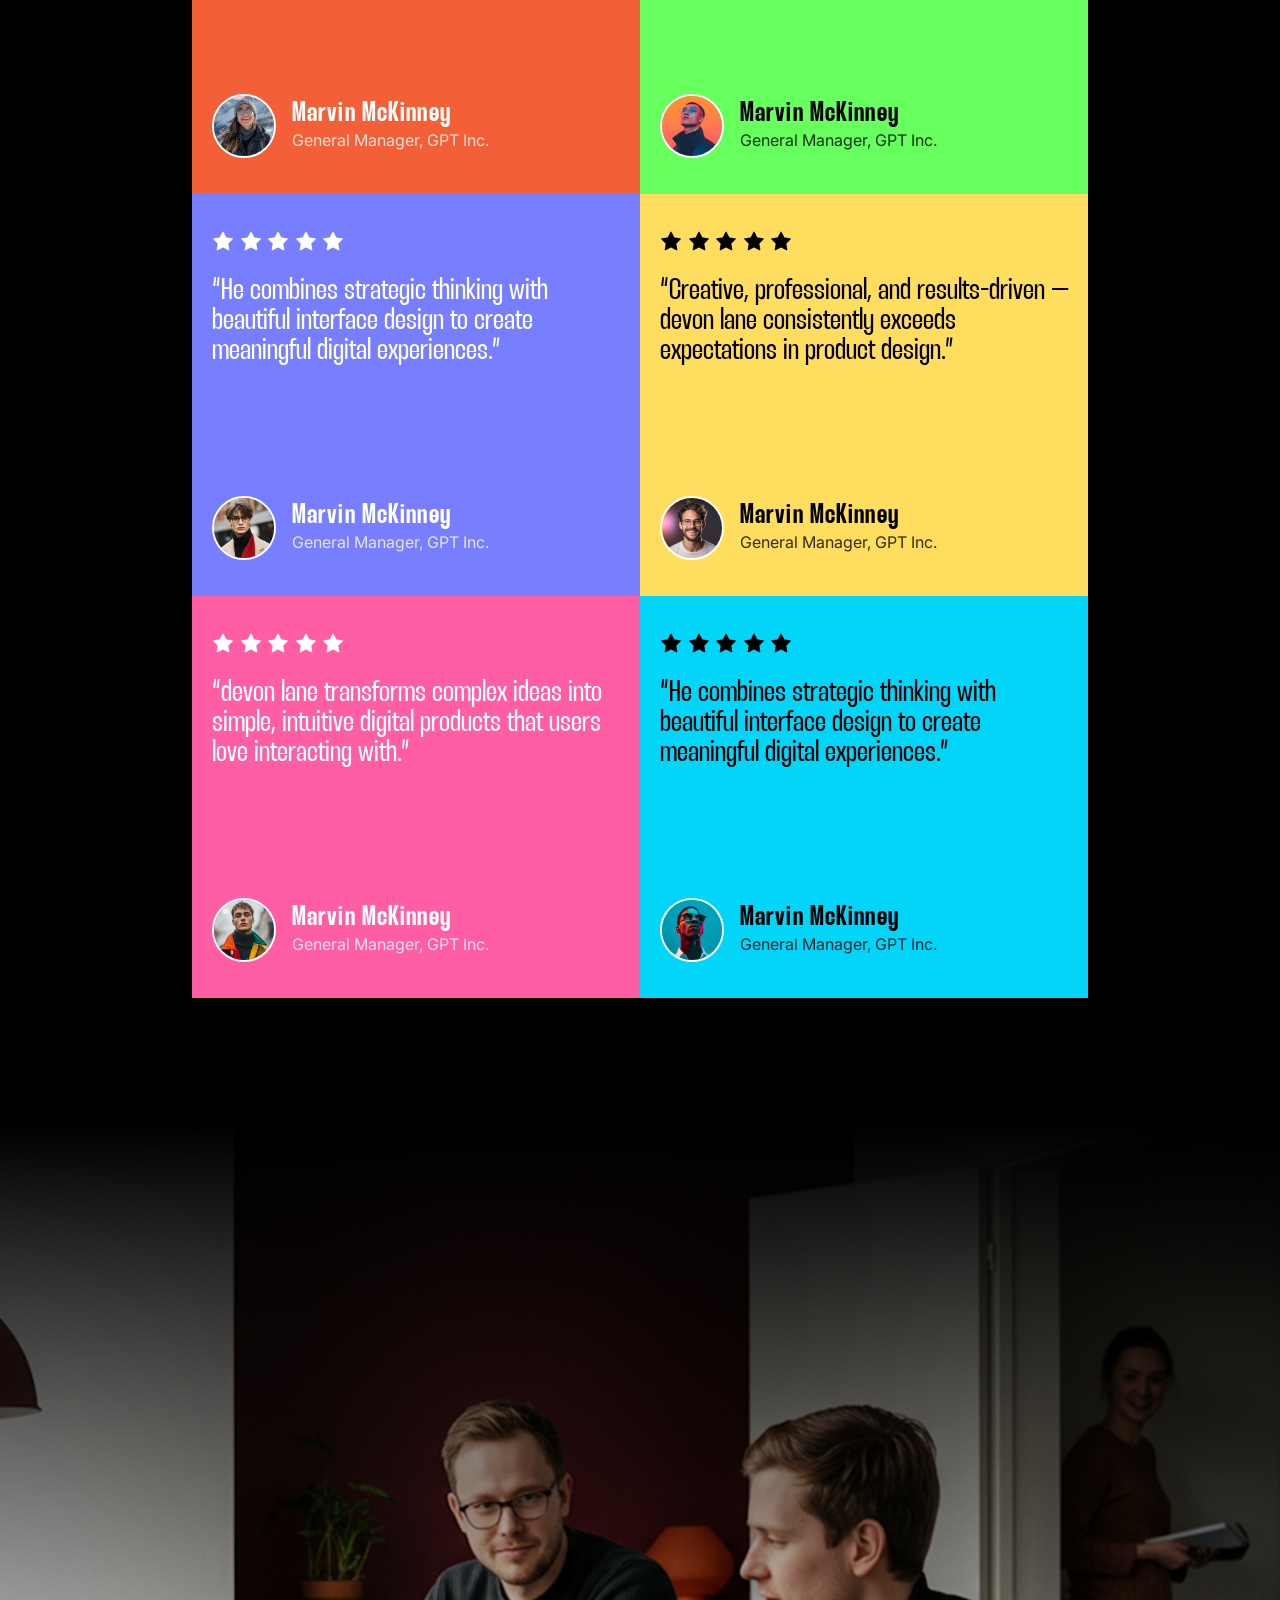
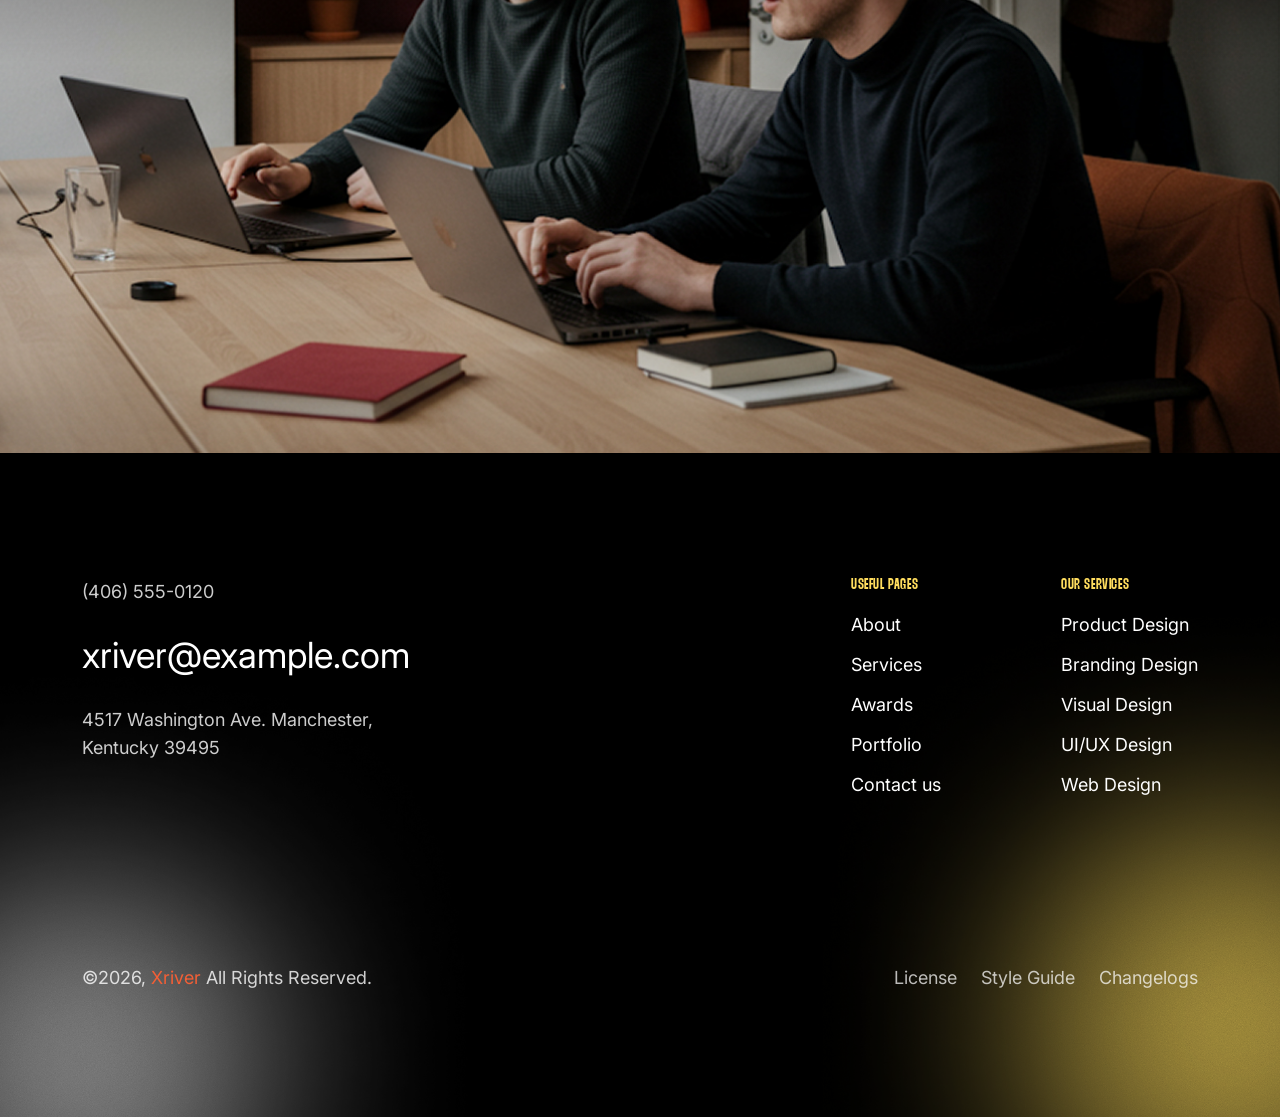
<file: index-2.html>
<!Doctype html>
<html class="no-js" lang="zxx">
    
    <head>
        <meta charset="utf-8">
        <meta http-equiv="x-ua-compatible" content="ie=edge">
        <title>Xriver - Creative Agency & Portfolio</title>
        <meta name="description" content="">
        <meta name="viewport" content="width=device-width, initial-scale=1">
		<link rel="shortcut icon" type="image/x-icon" href="assets/img/favicon.ico">
        <!-- Place favicon.ico in the root directory -->


		<!-- all-CSS-link-here -->
        <link rel="stylesheet" href="assets/css/bootstrap.min.css">
        <link rel="stylesheet" href="assets/css/swiper-bundle.min.css">
        <link rel="stylesheet" href="assets/css/all.min.css">
        <link rel="stylesheet" href="assets/css/odometer.min.css">
        <link rel="stylesheet" href="assets/css/nice-select.css">
        <link rel="stylesheet" href="assets/css/animate.css">
        <link rel="stylesheet" href="assets/css/magnific-popup.css">
        <link rel="stylesheet" href="assets/css/flaticon_xriver.css">
        <link rel="stylesheet" href="assets/css/thunder-font.css">
        <link rel="stylesheet" href="assets/css/main.css">
    </head>

    <body class="xr-home-2" >

            
        <div class="xr-home-2-wrapper ">

            <!-- start preloader -->
            <div class="xr-preloader has-home-2">
                <div class="xr-preloader-inner">
                    <h2 class="xr-preloader-text">
                        <span>X</span>
                        <span>R</span>
                        <span>I</span>
                        <span>V</span>
                        <span>E</span>
                        <span>R</span>
                    </h2>
            
                    <div class="xr-preloader-line-wrap">
                        <div class="xr-preloader-line"></div>
                    </div>
                </div>
            </div>
            <!-- end preloader -->


            <!-- header-start -->
            <header class="xr-header-2-area">
                <div class="container xr-container-1">
                    <div class="xr-header-2-wrap">

                        <!-- logo -->
                        <div class="xr-header-2-logo">
                            <a href="index-2.html" aria-label="name">
                                <img src="assets/img/logo/favicon-2.svg" alt="">
                            </a>
                        </div>

                        <div class="xr-header-2-wrap-right">
                            <!-- menu -->
                            <nav class="xr-main-navigation xr-header-2-menu  d-none d-lg-block">
                                <ul id="main-nav" class="nav navbar-nav menu_1_split">
                            
                                    <li class="dropdown">
                                        <a href="#">
                                            Home
                                        </a>
                                        <ul class="dropdown-menu clearfix">
                                            <li><a href="index.html">Home One</a></li>
                                            <li><a href="index-2.html">Home Two</a></li>
                                            <li><a href="index-3.html">Home Three</a></li>
                                            <li><a href="index-4.html">Home Four</a></li>
                                            <li><a href="index-5.html">Home Five</a></li>
                                            <li><a href="index-6.html">Home Six</a></li>
                                        </ul>
                                    </li>
                            
                                    <li>
                                        <a href="#">
                                            About
                                        </a>
                                    </li>
                            
                                    <li >
                                        <a href="#">
                                            Portfolio
                                        </a>
                                    </li>
                                    

                                    <li class="dropdown">
                                        <a href="#">
                                            Pages
                                        </a>
                                        <ul class="dropdown-menu clearfix">
                            
                                            <li class="dropdown">
                                                <a href="team.html">Team</a>
                                                <ul class="dropdown-menu clearfix">
                                                    <li><a href="team.html">Team One</a></li>
                                                    <li><a href="team-2.html">team two</a></li>
                                                    <li><a href="team-3.html">team three</a></li>
                                                    <li><a href="team-4.html">team four</a></li>
                                                    <li><a href="team-details.html">team details</a></li>
                                                </ul>
                                            </li>
                            
                                            <li class="dropdown">
                                                <a href="career-page.html">Career page</a>
                                                <ul class="dropdown-menu clearfix">
                                                    <li><a href="career-page.html">Career page</a></li>
                                                    <li><a href="career-single.html">Career single</a></li>
                                                </ul>
                                            </li>
                            
                                            <li><a href="price.html">Price Page</a></li>
                                            <li><a href="choose-us.html">Choose Us</a></li>
                                            <li><a href="testimonial.html">Testimonial</a></li>
                                            <li><a href="work-process.html">Work Process</a></li>
                                            <li><a href="faqs.html">FAQs Page</a></li>
                                            <li><a href="404.html">404</a></li>
                            
                                        </ul>
                                    </li>
                                                        
                                    <li >
                                        <a href="#">
                                            Blog
                                        </a>
                                    </li>
                                                                
                                    <li >
                                        <a href="#">
                                            Contact
                                        </a>
                                    </li>
                                    
                                </ul>
                            </nav>

                            <!-- action-link -->
                            <div class="xr-header-2-action-link">

                                <a href="#" aria-label="name" class="xr-available-btn">
                                    <span class="dot-elm"></span>
                                    <span class="text" >Available For Work</span>
                                </a>

                                <!-- offcanvas-btn -->
                                <button type="button" aria-label="name" class="xr-offcanvas-btn-2 offcanvas_toggle">
                                    <i class="flaticon-dots-menu flaticon"></i>
                                </button>

                            </div>
                        </div>

                        <!-- social -->
                        <div class="xr-header-2-social">
                            <a href="#" aria-label="name" class="link-elm">
                                <img src="assets/img/vector/ins-logo.svg" alt="">
                            </a>
                            <a href="#" aria-label="name" class="link-elm">
                                <img src="assets/img/vector/fb-logo.svg" alt="">
                            </a>
                            <a href="#" aria-label="name" class="link-elm">
                                <img src="assets/img/vector/wa-logo.svg" alt="">
                            </a>
                            <a href="#" aria-label="name" class="link-elm">
                                <img src="assets/img/vector/pt.svg" alt="">
                            </a>
                        </div>
                    </div>
                </div>

    
            </header>
            <!-- header-end -->


            <!-- hero-start -->
            <section class="xr-hero-2-area wa-bg-default wa-fix wa_magnetic_btn_3" data-background="assets/img/hero/h2-bg-img.png">
                <canvas></canvas>
                <div class="container xr-container-1">
                    <div class="xr-hero-2-content">
                        <h3 class="xr-h-2 xr-hero-2-subtitle wa-split-up-1" data-split-delay=".7">I Am <span>Devon Lane,</span></h3>
                        <h2 class="xr-h-2 xr-hero-2-title " >Product</h2>
                        <p class="xr-p-2 xr-hero-2-disc">I craft intuitive, human-centered digital experiences that balance strategy, creativity, and functionality—transforming complex ideas into elegant, scalable product solutions.</p>
                    </div>
                </div>

                <!-- bg-content -->
                <div class="xr-hero-2-bg-content">
                    <div class="container xr-container-1">
                        <div class="xr-hero-2-bg-content-box">
                            <div class="inner-box">
                                <div class="xr-hero-2-video wa-img-cover wa-video-cover wa-fix" data-mask-image="assets/img/hero/h2-mask-img-1.png">
                                    <!-- <img src="assets/img/hero/h2-video-1.jpg" alt=""> -->
                                    <video src="assets/img/hero/h2-video.mp4" muted autoplay loop></video>
                                </div>
                                <h2 class="xr-h-2 xr-hero-2-title-2 wa-split-up-1" data-split-delay="1.9">Designer</h2>
                            </div>
                        </div>
                    </div>
                </div>

                <!-- bg-img -->
                <div class="xr-hero-2-bg-img">
                    <div class="container xr-container-1 text-right">
                        <div class="xr-hero-2-bg-img-box">
                            <div class="xr-hero-2-bg-img-single">
                                <img src="assets/img/hero/h2-img-1.png" alt="">
                                <img class="wa_magnetic_btn_3_elm" src="assets/img/hero/h2-img-1.png" alt="">
                            </div>
                        </div>
                    </div>
                </div>


                <!-- right-content -->
                <div class="xr-hero-2-right" data-background="assets/img/hero/h2-bg-noise.png">
                    <div class="xr-hero-2-right-line" data-background="assets/img/hero/h2-bg-noise-line.png"></div>


                    <!-- counter -->
                    <div class="xr-hero-2-counter">

                        <!-- single-item -->
                        <div class="xr-hero-2-counter-item">
                            <h4 class="xr-h-2 title">
                                <span class="number">24</span><span class="plus">+</span>
                            </h4>
                            <p class="xr-p-2 disc">Years of Design Experience</p>
                        </div>

                        <!-- single-item -->
                        <div class="xr-hero-2-counter-item">
                            <h4 class="xr-h-2 title">
                                <span class="number">5k</span><span class="plus">+</span>
                            </h4>
                            <p class="xr-p-2 disc">Successful Client Projects</p>
                        </div>

                        <!-- single-item -->
                        <div class="xr-hero-2-counter-item">
                            <h4 class="xr-h-2 title">
                                <span class="number">1.2</span><span class="plus">+</span>
                            </h4>
                            <p class="xr-p-2 disc">Product Features Designed</p>
                        </div>
                    </div>

                    <!-- btn -->
                    <div class="btn-wrap">
                        <a href="#" aria-label="name" class="xr-pr-btn-2">
                            <span class="text">Download Resume</span>
                            <div class="icon">
                                <i class="flaticon-download"></i>
                            </div>
                            <span class="bg-shape-1"></span>
                            <span class="bg-shape-2"></span>
                        </a>
                    </div>
                </div>

                <!-- bg-glow -->
                <div class="xr-hero-2-glow-marquee wa-fix">
                    <div class="wa_marquee wa-fix" data-speed="100">
                        <div class="xr-hero-2-glow-marquee-wrap">
                            <div class="xr-hero-2-glow-marquee-elm">
                                <img src="assets/img/hero/h2-glow1.png" alt="">
                            </div>
                            <div class="xr-hero-2-glow-marquee-elm">
                                <img src="assets/img/hero/h2-glow1.png" alt="">
                            </div>
                        </div>
                    </div>
                </div>
            </section>
            <!-- hero-end -->

            <!-- partner-start -->
            <section class="xr-partner-2-area wa-fix">
                <div class="container xr-container-1">
                    <div class="xr-partner-2-container">
                        <div class="xr-partner-2-wrap">

                            <!-- left -->
                            <div class="xr-partner-2-img-x-btn">
                                <div class="xr-partner-2-img">
                                    <img src="assets/img/client/c2-img-1.png" class="w-100" alt="">
                                </div>
                                <a href="#" aria-label="name" class="xr-partner-2-play-btn">
                                    <i class="fa-solid fa-play"></i>
                                </a>
                            </div>

                            <!-- right-slider -->
                            <div class="xr-partner-2-right">

                                <!-- slider-btn -->
                                <div class="xr-partner-2-slider-btn xr_client2_prev">
                                    <i class="fa-solid fa-angle-left"></i>
                                </div>

                                <!-- slider -->
                                <div class="xr-partner-2-slider wa-fix xr_client2_slider">
                                    <div class="swiper-wrapper">
                                        <div class="swiper-slide">
                                            <div class="xr-partner-2-logo">
                                                <img src="assets/img/client/c2-logo-1.svg" alt="">
                                            </div>
                                        </div>
                                        <div class="swiper-slide">
                                            <div class="xr-partner-2-logo">
                                                <img src="assets/img/client/c2-logo-2.svg" alt="">
                                            </div>
                                        </div>
                                        <div class="swiper-slide">
                                            <div class="xr-partner-2-logo">
                                                <img src="assets/img/client/c2-logo-3.svg" alt="">
                                            </div>
                                        </div>
                                        <div class="swiper-slide">
                                            <div class="xr-partner-2-logo">
                                                <img src="assets/img/client/c2-logo-4.svg" alt="">
                                            </div>
                                        </div>
                                        <div class="swiper-slide">
                                            <div class="xr-partner-2-logo">
                                                <img src="assets/img/client/c2-logo-5.svg" alt="">
                                            </div>
                                        </div>
                                        <div class="swiper-slide">
                                            <div class="xr-partner-2-logo">
                                                <img src="assets/img/client/c2-logo-6.svg" alt="">
                                            </div>
                                        </div>
                                        <div class="swiper-slide">
                                            <div class="xr-partner-2-logo">
                                                <img src="assets/img/client/c2-logo-1.svg" alt="">
                                            </div>
                                        </div>
                                    </div>
                                </div>

                                <!-- slider-btn -->
                                <div class="xr-partner-2-slider-btn xr_client2_next">
                                    <i class="fa-solid fa-angle-right"></i>
                                </div>
                            </div>
                        </div>
                    </div>
                </div>
            </section>
            <!-- partner-end -->

            <!-- about-start -->
            <section class="xr-about-2-area pt-125 pb-100 wa-p-relative">
                <div class="xr-about-2-bg-img text-center">
                    <img src="assets/img/about/a2-bg-img-1.png" alt="">
                </div>

                <svg class="xr-about-2-bg-line" preserveAspectRatio="none" viewBox="0 0 1920 588" fill="none" xmlns="http://www.w3.org/2000/svg">
                    <path class="draw-line" opacity="0.44" d="M1930.21 253.296C1657.53 311.339 1148.38 365.943 1293.26 120.02C1474.36 -187.384 664.072 341.637 347.408 341.637C30.7444 341.637 215.983 563.254 93.8702 563.254C-3.81956 563.254 -6.51017 563.254 4.35575 563.254" stroke="url(#paint0_linear_421_1330)" stroke-width="48"/>
                    <defs>
                    <linearGradient id="paint0_linear_421_1330" x1="1930.21" y1="293.628" x2="-0.00180748" y2="293.627" gradientUnits="userSpaceOnUse">
                    <stop stop-color="#6644FF"/>
                    <stop offset="0.34" stop-color="#FF5097"/>
                    <stop offset="0.68" stop-color="#FFDD5E"/>
                    <stop offset="1" stop-color="#F35F36"/>
                    </linearGradient>
                    </defs>
                </svg>
                    

                <div class="container xr-container-1">
                    <h2 class="xr-about-2-sec-title xr-h-2 wa-split-text split-line-up">
                        I’m <span>Devon Lane,</span> a Product designer focused on creating memorable, user-friendly interfaces that bring ideas to life.
                    </h2>
                    
                    <div class="xr-about-2-wrap">
                        <div class="xr-about-2-content">
                            
                            <!-- single-item -->
                            <div class="xr-about-2-content-item wow fadeInUp2" data-wow-offset="100">
                                <h4 class="xr-p-2 title">
                                    Who I Am
                                </h4>
                                <p class="xr-p-2 disc">As a Product designer, I bring creativity, precision, and a keen sense of user needs to every project. My goal is to blend your brand’s vision with intuitive design to craft interfaces that not only look great but also work flawlessly.</p>
                            </div>
                            
                            <!-- single-item -->
                            <div class="xr-about-2-content-item wow fadeInUp2" data-wow-offset="100">
                                <h4 class="xr-p-2 title">
                                    What I Do:
                                </h4>
                                <p class="xr-p-2 disc">I specialize in user research, wireframing, and high-fidelity UI design to bring your product vision to life. Whether you're a startup or an established business, I focus on creating experiences that drive engagement and value.</p>
                            </div>
                            
                            <!-- single-item -->
                            <div class="xr-about-2-content-item wow fadeInUp2" data-wow-offset="100">
                                <h4 class="xr-p-2 title">
                                    My Approach:
                                </h4>
                                <p class="xr-p-2 disc">Design isn’t just about aesthetics; it’s about problem-solving. My approach combines deep research with a creative process that puts the user at the forefront, ensuring each project is both functional and visually engaging.</p>
                            </div>
                            
                        </div>

                        <div class="btn-wrap text-center wow fadeInUp2" data-wow-offset="100">
                            <a href="#" aria-label="name" class="xr-pr-btn-2">
                                <span class="text">Browse My Services</span>
                                <div class="icon">
                                    <i class="flaticon-right-up-1 flaticon"></i>
                                </div>
                                <span class="bg-shape-1"></span>
                                <span class="bg-shape-2"></span>
                            </a>
                        </div>
                    </div>
                </div>
            </section>
            <!-- about-end -->

            <!-- portfolio-start -->
            <section class="xr-portfolio-2-area wa-fix mb-150">
                <div class="wa_marquee wa-fix " data-pauseOnHover="true" data-speed="40">
                    <div class="xr-portfolio-2-item">

                        <!-- single-item -->
                        <div class="xr-portfolio-2-item-single wa-fix">
                            <a href="#" aria-label="name" class="w-100 h-100 wa-img-cover">
                                <img src="assets/img/portfolio/f2-img-1.jpg" alt="">
                            </a>
                        </div>

                        <!-- single-item -->
                        <div class="xr-portfolio-2-item-single wa-fix">
                            <a href="#" aria-label="name" class="w-100 h-100 wa-img-cover">
                                <img src="assets/img/portfolio/f2-img-2.jpg" alt="">
                            </a>
                        </div>

                        <!-- single-item -->
                        <div class="xr-portfolio-2-item-single wa-fix">
                            <a href="#" aria-label="name" class="w-100 h-100 wa-img-cover">
                                <img src="assets/img/portfolio/f2-img-3.jpg" alt="">
                            </a>
                        </div>

                        <!-- single-item -->
                        <div class="xr-portfolio-2-item-single wa-fix">
                            <a href="#" aria-label="name" class="w-100 h-100 wa-img-cover">
                                <img src="assets/img/portfolio/f2-img-4.jpg" alt="">
                            </a>
                        </div>

                        <!-- single-item -->
                        <div class="xr-portfolio-2-item-single wa-fix">
                            <a href="#" aria-label="name" class="w-100 h-100 wa-img-cover">
                                <img src="assets/img/portfolio/f2-img-5.jpg" alt="">
                            </a>
                        </div>

                        <!-- single-item -->
                        <div class="xr-portfolio-2-item-single wa-fix">
                            <a href="#" aria-label="name" class="w-100 h-100 wa-img-cover">
                                <img src="assets/img/portfolio/f2-img-6.jpg" alt="">
                            </a>
                        </div>
                    </div>
                </div>
            </section>
            <!-- portfolio-end -->

            <!-- career-start -->
            <section class="xr-career-2-area wa-p-relative pt-125 pb-125">
                <div class="xr-career-2-bg-clr-1-box wa-fix wow fadeIn" data-wow-offset="100" data-wow-duration="3s">
                    <svg class="xr-career-2-bg-clr-1 "  preserveAspectRatio="none" viewBox="0 0 1920 417" fill="none" xmlns="http://www.w3.org/2000/svg">
                        <g filter="url(#filter0_fn_421_1384)">
                        <ellipse cx="960" cy="-46.5" rx="765" ry="103.5" fill="#F35F36"/>
                        </g>
                        <defs>
                        <filter id="filter0_fn_421_1384" x="-165" y="-510" width="2250" height="927" filterUnits="userSpaceOnUse" color-interpolation-filters="sRGB">
                        <feFlood flood-opacity="0" result="BackgroundImageFix"/>
                        <feBlend mode="normal" in="SourceGraphic" in2="BackgroundImageFix" result="shape"/>
                        <feGaussianBlur stdDeviation="180" result="effect1_foregroundBlur_421_1384"/>
                        <feTurbulence type="fractalNoise" baseFrequency="2 2" stitchTiles="stitch" numOctaves="3" result="noise" seed="7625" />
                        <feColorMatrix in="noise" type="luminanceToAlpha" result="alphaNoise" />
                        <feComponentTransfer in="alphaNoise" result="coloredNoise1">
                        <feFuncA type="discrete" tableValues="1 1 1 1 1 1 1 1 1 1 1 1 1 1 1 1 1 1 1 1 1 1 1 1 1 1 1 1 1 1 1 1 1 1 1 1 1 1 1 1 1 1 1 1 1 1 1 1 1 1 1 0 0 0 0 0 0 0 0 0 0 0 0 0 0 0 0 0 0 0 0 0 0 0 0 0 0 0 0 0 0 0 0 0 0 0 0 0 0 0 0 0 0 0 0 0 0 0 0 0 "/>
                        </feComponentTransfer>
                        <feComposite operator="in" in2="effect1_foregroundBlur_421_1384" in="coloredNoise1" result="noise1Clipped" />
                        <feFlood flood-color="rgba(0, 0, 0, 0.52)" result="color1Flood" />
                        <feComposite operator="in" in2="noise1Clipped" in="color1Flood" result="color1" />
                        <feMerge result="effect2_noise_421_1384">
                        <feMergeNode in="effect1_foregroundBlur_421_1384" />
                        <feMergeNode in="color1" />
                        </feMerge>
                        </filter>
                        </defs>
                    </svg>
                </div>

                <div class="xr-career-2-bg-clr-2-box wa-fix wow fadeIn" data-wow-offset="100" data-wow-duration="3s">
                    <svg class="xr-career-2-bg-clr-2  "  preserveAspectRatio="none" viewBox="0 0 1920 287" fill="none" xmlns="http://www.w3.org/2000/svg">
                        <g filter="url(#filter0_f_421_1385)">
                        <ellipse cx="960" cy="463.5" rx="765" ry="103.5" fill="#F35F36"/>
                        </g>
                        <defs>
                        <filter id="filter0_f_421_1385" x="-165" y="0" width="2250" height="927" filterUnits="userSpaceOnUse" color-interpolation-filters="sRGB">
                        <feFlood flood-opacity="0" result="BackgroundImageFix"/>
                        <feBlend mode="normal" in="SourceGraphic" in2="BackgroundImageFix" result="shape"/>
                        <feGaussianBlur stdDeviation="180" result="effect1_foregroundBlur_421_1385"/>
                        </filter>
                        </defs>
                    </svg>
                </div>

                    

                <div class="xr-career-2-bg-line  wow zoomIn" data-wow-offset="100" data-wow-duration="3s"></div>
                <div class="xr-career-2-bg-line has-2  wow zoomIn" data-wow-offset="100" data-wow-duration="3s"></div>
                <div class="container xr-container-1">
                    <div class="xr-career-2-wrap">

                        <!-- title -->
                        <h2 class="xr-career-2-sec-title xr-sec-title-2 wa-split-text split-line-up">
                            A JOURNEY <span>FUELED BY CREATIVITY AND</span> PASSION.
                        </h2>

                        <!-- card -->
                        <div class="xr-career-2-item wa-fix">

                            <!-- single-item -->
                            <div class="xr-career-2-item-single wow slideInRight" data-wow-offset="100">
                                <div class="inner-box">
                                    <h4 class="xr-h-2 title">Nintendo</h4>
                                    <p class="xr-p-2 subtitle">UI/UX Designer</p>
                                </div>
                                <div class="inner-box">
                                    <p class="xr-p-2 date">2025 - Present</p>
                                    <div class="icon-elm">
                                        <img src="assets/img/career/c2-icon.png" alt="">
                                    </div>
                                </div>
                                <div class="inner-box">
                                    <p class="xr-p-2 disc">Collaborated with developers and clients to deliver smooth handoffs. Built scalable design systems improving consistency across. platforms.</p>
                                </div>
                            </div>

                            <!-- single-item -->
                            <div class="xr-career-2-item-single wow slideInRight" data-wow-offset="100">
                                <div class="inner-box">
                                    <h4 class="xr-h-2 title">Louis Vuitton</h4>
                                    <p class="xr-p-2 subtitle">Jr. Product Designer</p>
                                </div>
                                <div class="inner-box">
                                    <p class="xr-p-2 date">2022 - 2024</p>
                                    <div class="icon-elm">
                                        <img src="assets/img/career/c2-icon.png" alt="">
                                    </div>
                                </div>
                                <div class="inner-box">
                                    <p class="xr-p-2 disc">Crafted branding identities and marketing visuals for startups. Developed high-impact social media creatives that boosted engagement.</p>
                                </div>
                            </div>

                            <!-- single-item -->
                            <div class="xr-career-2-item-single wow slideInRight" data-wow-offset="100">
                                <div class="inner-box">
                                    <h4 class="xr-h-2 title">Mitsubishi</h4>
                                    <p class="xr-p-2 subtitle">Jr. Product Designer</p>
                                </div>
                                <div class="inner-box">
                                    <p class="xr-p-2 date">2017 - 2020</p>
                                    <div class="icon-elm">
                                        <img src="assets/img/career/c2-icon.png" alt="">
                                    </div>
                                </div>
                                <div class="inner-box">
                                    <p class="xr-p-2 disc">Worked with 15+ global clients on website, branding, and product design. Specialized in transforming rough ideas into polished digital experiences.</p>
                                </div>
                            </div>

                            <!-- single-item -->
                            <div class="xr-career-2-item-single wow slideInRight" data-wow-offset="100">
                                <div class="inner-box">
                                    <h4 class="xr-h-2 title">Starbucks</h4>
                                    <p class="xr-p-2 subtitle">UI Designer</p>
                                </div>
                                <div class="inner-box">
                                    <p class="xr-p-2 date">2010 - 2016</p>
                                    <div class="icon-elm">
                                        <img src="assets/img/career/c2-icon.png" alt="">
                                    </div>
                                </div>
                                <div class="inner-box">
                                    <p class="xr-p-2 disc">Built long-term client relationships through consistent results. Specialized in transforming rough ideas into polished and digital experiences.</p>
                                </div>
                            </div>
                        </div>
                    </div>
                </div>
            </section>
            <!-- career-end -->

            <!-- projects-start -->
            <section class="xr-projects-2-area pt-125 pb-130">
                <div class="container xr-container-1">

                    <!-- top-content -->
                    <div class="xr-projects-2-top">
                        <h3 class="xr-h-2 xr-projects-2-sec-title has-1 wa-split-text split-line-up">MY LATEST</h3>
                        <div class="xr-projects-2-top-inner">

                            <div class="elm-box">
                                <h3 class="xr-h-2 xr-projects-2-sec-title has-2 ">DESIGN</h3>
                                <div class="xr-projects-2-counter wa-p-relative">
                                    <svg class="line-shape" preserveAspectRatio="none" viewBox="0 0 208 194" fill="none" xmlns="http://www.w3.org/2000/svg">
                                        <path class="svg-path" opacity="0.32" d="M206.003 61.0267C111.408 1.93001 11.4743 15.948 3.47226 90.5111C-7.00201 188.101 161.086 233.632 183.63 138.996C203.495 55.6049 144.548 1.12256 65.1775 3.04951" stroke="white" stroke-width="6"/>
                                    </svg>
                                    <h4 class="xr-h-2 number">
                                        <span class="odometer" data-count="1.2">0</span><span class="plus">+</span>
                                    </h4>
                                    <p class="xr-p-2 disc">Digital Products Designed</p>
                                </div>
                            </div>

                            <!-- slider -->
                            <div class="elm-box " >
                                <div class="xr-projects-2-gallery">
                                    <div class="xr-projects-2-gallery-img-ani">
                                        <div class="xr-projects-2-gallery-img wa-fix wa-img-cover">
                                            <img src="assets/img/projects/p2-g-img-1.jpg" alt="">
                                        </div>
                                    </div>
                                    <div class="xr-projects-2-gallery-img-ani">

                                        <div class="xr-projects-2-gallery-img wa-fix wa-img-cover">
                                            <img src="assets/img/projects/p2-g-img-4.jpg" alt="">
                                        </div>
                                    </div>
                                    <div class="xr-projects-2-gallery-img-ani">
                                        <div class="xr-projects-2-gallery-img wa-fix wa-img-cover">
                                            <img src="assets/img/projects/p2-g-img-3.jpg" alt="">
                                        </div>
                                    </div>
                                    <div class="xr-projects-2-gallery-img-ani">
                                        <div class="xr-projects-2-gallery-img wa-fix wa-img-cover">
                                            <img src="assets/img/projects/p2-g-img-2.jpg" alt="">
                                        </div>
                                    </div>



                                </div>
                            </div>
                            <div class="elm-box">
                                <h3 class="xr-h-2 xr-projects-2-sec-title has-3 ">PROJECTS</h3>
                                <div class="xr-projects-2-content">
                                    <p class="xr-p-2 disc wow fadeInUp2" data-wow-offset="100">Explore a selection of product design projects focused on solving real user problems through research, strategy, intuitive interfaces, and meaningful digital experiences.</p>

                                    <div class="btn-wrap wow fadeInUp2" data-wow-offset="100">
                                        <a href="#" aria-label="name" class="xr-pr-btn-2">
                                            <span class="text">Browse All Projects</span>
                                            <div class="icon">
                                                <i class="flaticon-right-up-1 flaticon"></i>
                                            </div>
                                            <span class="bg-shape-1"></span>
                                            <span class="bg-shape-2"></span>
                                        </a>
                                    </div>
                                </div>
                            </div>
                        </div>
                    </div>

                    <div class="xr-projects-2-wrap">
                        <div class="elm-col">
                            <!-- single-card -->
                            <div class="xr-projects-2-card wow fadeInUp2" data-wow-offset="100">
                                <div class="card-img wa-fix wa-img-cover">
                                    <img src="assets/img/projects/p2-img-1.jpg" alt="">
                                </div>
                                <div class="content-wrap">
                                    <h3 class="xr-h-2 title">
                                        <a href="#" aria-label="name">Project Management SaaS Interface Design</a>
                                    </h3>
                                    <ul class="wa-ul item-tags">
                                        <li class="xr-p-2">
                                            <a href="#" aria-label="name">Web Design</a>
                                        </li>
                                        <li class="xr-p-2">
                                            <a href="#" aria-label="name">Products Design</a>
                                        </li>
                                        <li class="xr-p-2">
                                            <a href="#" aria-label="name">Marketing</a>
                                        </li>
                                        <li class="xr-p-2">
                                            <a href="#" aria-label="name">Branding Design</a>
                                        </li>
                                    </ul>
                                </div>
                            </div>
                        </div>
                        <div class="elm-col">
                            <!-- single-card -->
                            <div class="xr-projects-2-card has-v2 wow fadeInUp2" data-wow-offset="100">
                                <div class="card-img wa-fix wa-img-cover">
                                    <img src="assets/img/projects/p2-img-2.jpg" alt="">
                                </div>
                                <div class="content-wrap">
                                    <h3 class="xr-h-2 title">
                                        <a href="#" aria-label="name">E-commerce Shopping Experience</a>
                                    </h3>
                                    <ul class="wa-ul item-tags">
                                        <li class="xr-p-2">
                                            <a href="#" aria-label="name">UI/UX</a>
                                        </li>
                                        <li class="xr-p-2">
                                            <a href="#" aria-label="name">Branding Design</a>
                                        </li>
                                    </ul>
                                </div>
                            </div>
                            <!-- single-card -->
                            <div class="xr-projects-2-card has-v2 wow fadeInUp2" data-wow-delay=".2s" data-wow-offset="100">
                                <div class="card-img wa-fix wa-img-cover">
                                    <img src="assets/img/projects/p2-img-3.jpg" alt="">
                                </div>
                                <div class="content-wrap">
                                    <h3 class="xr-h-2 title">
                                        <a href="#" aria-label="name">SaaS Dashboard Experience Optimization</a>
                                    </h3>
                                    <ul class="wa-ul item-tags">
                                        <li class="xr-p-2">
                                            <a href="#" aria-label="name">UI/UX</a>
                                        </li>
                                        <li class="xr-p-2">
                                            <a href="#" aria-label="name">Branding Design</a>
                                        </li>
                                    </ul>
                                </div>
                            </div>
                        </div>
                    </div>

                    <div class="xr-projects-2-wrap-2">
                        <!-- single-card -->
                        <div class="xr-projects-2-card has-v3 wow fadeInUp2" data-wow-offset="100">
                            <div class="card-img wa-fix wa-img-cover">
                                <img src="assets/img/projects/p2-img-4.jpg" alt="">
                            </div>
                            <div class="content-wrap">
                                <h3 class="xr-h-2 title">
                                    <a href="#" aria-label="name">Digital Wallet Application UX/UI Design</a>
                                </h3>
                                <ul class="wa-ul item-tags">
                                    <li class="xr-p-2">
                                        <a href="#" aria-label="name">UI/UX</a>
                                    </li>
                                    <li class="xr-p-2">
                                        <a href="#" aria-label="name">Products Design</a>
                                    </li>
                                    <li class="xr-p-2">
                                        <a href="#" aria-label="name">Branding Design</a>
                                    </li>
                                </ul>
                            </div>
                        </div>
                        <!-- single-card -->
                        <div class="xr-projects-2-card has-v3 wow fadeInUp2 " data-wow-delay=".2s" data-wow-offset="100">
                            <div class="card-img wa-fix wa-img-cover">
                                <img src="assets/img/projects/p2-img-5.jpg" alt="">
                            </div>
                            <div class="content-wrap">
                                <h3 class="xr-h-2 title">
                                    <a href="#" aria-label="name">Job Recruitment Platform UX Redesign</a>
                                </h3>
                                <ul class="wa-ul item-tags">
                                    <li class="xr-p-2">
                                        <a href="#" aria-label="name">UI/UX</a>
                                    </li>
                                    <li class="xr-p-2">
                                        <a href="#" aria-label="name">Products Design</a>
                                    </li>
                                    <li class="xr-p-2">
                                        <a href="#" aria-label="name">Branding Design</a>
                                    </li>
                                </ul>
                            </div>
                        </div>
                    </div>

                </div>
            </section>
            <!-- projects-end -->

            <!-- services-start -->
            <section class="xr-services-2-area wa-fix wa-p-relative pt-100 pb-125">
                <div class="xr-services-2-bg-line wow zoomIn" data-wow-offset="100" data-wow-duration="3s"></div>
                <div class="xr-services-2-bg-clr wow fadeIn text-center" data-wow-offset="100" data-wow-duration="3s">
                    <svg class="w-100"  preserveAspectRatio="none" viewBox="0 0 1920 417" fill="none" xmlns="http://www.w3.org/2000/svg">
                        <g opacity="0.6" filter="url(#filter0_fn_421_1391)">
                        <ellipse cx="960" cy="-46.5" rx="765" ry="103.5" fill="white"/>
                        </g>
                        <defs>
                        <filter id="filter0_fn_421_1391" x="-165" y="-510" width="2250" height="927" filterUnits="userSpaceOnUse" color-interpolation-filters="sRGB">
                        <feFlood flood-opacity="0" result="BackgroundImageFix"/>
                        <feBlend mode="normal" in="SourceGraphic" in2="BackgroundImageFix" result="shape"/>
                        <feGaussianBlur stdDeviation="180" result="effect1_foregroundBlur_421_1391"/>
                        <feTurbulence type="fractalNoise" baseFrequency="2 2" stitchTiles="stitch" numOctaves="3" result="noise" seed="7625" />
                        <feColorMatrix in="noise" type="luminanceToAlpha" result="alphaNoise" />
                        <feComponentTransfer in="alphaNoise" result="coloredNoise1">
                        <feFuncA type="discrete" tableValues="1 1 1 1 1 1 1 1 1 1 1 1 1 1 1 1 1 1 1 1 1 1 1 1 1 1 1 1 1 1 1 1 1 1 1 1 1 1 1 1 1 1 1 1 1 1 1 1 1 1 1 0 0 0 0 0 0 0 0 0 0 0 0 0 0 0 0 0 0 0 0 0 0 0 0 0 0 0 0 0 0 0 0 0 0 0 0 0 0 0 0 0 0 0 0 0 0 0 0 0 "/>
                        </feComponentTransfer>
                        <feComposite operator="in" in2="effect1_foregroundBlur_421_1391" in="coloredNoise1" result="noise1Clipped" />
                        <feFlood flood-color="rgba(0, 0, 0, 0.52)" result="color1Flood" />
                        <feComposite operator="in" in2="noise1Clipped" in="color1Flood" result="color1" />
                        <feMerge result="effect2_noise_421_1391">
                        <feMergeNode in="effect1_foregroundBlur_421_1391" />
                        <feMergeNode in="color1" />
                        </feMerge>
                        </filter>
                        </defs>
                    </svg>
                </div>  

                <div class="container xr-container-1">
                    <h3 class="xr-h-2 xr-services-2-sec-title wow fadeInUp2" data-wow-offset="200" data-wow-duration="2s">SERVICES</h3>

                    <div class="xr-services-2-item mb-50">

                        <!-- single-card -->
                        <div class="xr-services-2-item-single">
                            <div class="bg-clr"  data-background="assets/img/services/s2-card-noise.png">
                            </div>

                            <div class="item-img wa-fix wa-img-cover">
                                <img src="assets/img/services/s2-img-1.jpg" alt="">
                            </div>
                            <h4 class="xr-h-2 title">
                                <a href="#" aria-label="name">PRODUCT DESIGN</a>
                            </h4>
                            <div class="dvr-line"></div>
                            <p class="xr-p-2 disc">We design intuitive digital products by combining user research, strategic thinking, and modern interfaces to create seamless experiences that solve problems and deliver value.</p>
                            <a href="#" class="item-btn">
                                <i class="fa-solid fa-arrow-right"></i>
                            </a>
                        </div>

                        <!-- single-card -->
                        <div class="xr-services-2-item-single wow fadeInUp2" data-wow-offset="100">
                            <div class="bg-clr"  data-background="assets/img/services/s2-card-noise.png">
                            </div>

                            <div class="item-img wa-fix wa-img-cover">
                                <img src="assets/img/services/s2-img-2.jpg" alt="">
                            </div>
                            <h4 class="xr-h-2 title">
                                <a href="#" aria-label="name">BRANDING DESIGN</a>
                            </h4>
                            <div class="dvr-line"></div>
                            <p class="xr-p-2 disc">We create strategic brand identities that combine visual design, storytelling, and consistency to help businesses build recognition, trust, and meaningful connections with customers.</p>
                            <a href="#" class="item-btn">
                                <i class="fa-solid fa-arrow-right"></i>
                            </a>
                        </div>

                        <!-- single-card -->
                        <div class="xr-services-2-item-single wow fadeInUp2" data-wow-offset="100">
                            <div class="bg-clr"  data-background="assets/img/services/s2-card-noise.png">
                            </div>

                            <div class="item-img wa-fix wa-img-cover">
                                <img src="assets/img/services/s2-img-3.jpg" alt="">
                            </div>
                            <h4 class="xr-h-2 title">
                                <a href="#" aria-label="name">VISUAL DESIGN</a>
                            </h4>
                            <div class="dvr-line"></div>
                            <p class="xr-p-2 disc">We create visually engaging digital interfaces that balance aesthetics and usability, ensuring every element enhances user experience while communicating brand identity clearly.</p>
                            <a href="#" class="item-btn">
                                <i class="fa-solid fa-arrow-right"></i>
                            </a>
                        </div>

                        <!-- single-card -->
                        <div class="xr-services-2-item-single wow fadeInUp2" data-wow-offset="100">
                            <div class="bg-clr"  data-background="assets/img/services/s2-card-noise.png">
                            </div>

                            <div class="item-img wa-fix wa-img-cover">
                                <img src="assets/img/services/s2-img-4.jpg" alt="">
                            </div>
                            <h4 class="xr-h-2 title">
                                <a href="#" aria-label="name">UI/UX DESIGN</a>
                            </h4>
                            <div class="dvr-line"></div>
                            <p class="xr-p-2 disc">Our UI/UX design service focuses on creating user-centered digital experiences that improve usability, engagement, and satisfaction through thoughtful design and strategic problem solving.</p>
                            <a href="#" class="item-btn">
                                <i class="fa-solid fa-arrow-right"></i>
                            </a>
                        </div>
                    </div>

                    <div class="xr-services-2-btn-wrap wow fadeInUp2" data-wow-offset="100">
                        <a href="#" aria-label="name" class="xr-pr-btn-2">
                            <span class="text">Browse My Services</span>
                            <div class="icon">
                                <i class="flaticon-right-up-1 flaticon"></i>
                            </div>
                            <span class="bg-shape-1"></span>
                            <span class="bg-shape-2"></span>
                        </a>
                        <a href="#" aria-label="name" class="xr-services-2-hire-btn xr-pr-btn-2">
                            <span class="text">Hire Me</span>
                        </a>
                    </div>
                </div>
            </section>
            <!-- services-end -->

            <!-- skill-start -->
            <section class="xr-skill-2-area wa-fix wa-p-relative wa-fix">

                <div class="xr-skill-2-bg-shape-1 wow slideInLeft" data-wow-duration="2s" data-wow-offset="100">
                    <svg class="w-100 h-100 "  preserveAspectRatio="none" viewBox="0 0 172 644" fill="none" xmlns="http://www.w3.org/2000/svg">
                        <path opacity="0.8" fill-rule="evenodd" clip-rule="evenodd" d="M-471.992 644C-471.997 643.465 -472 642.928 -472 642.39C-472 560.637 -411.668 492.972 -333.099 481.496C-411.56 470.725 -472 403.421 -472 322C-472 233.082 -399.918 161 -311 161H-309.39C-398.66 161 -471.128 89.0655 -471.992 0H171.994C171.127 89.0655 98.6613 161 9.39 161H11C99.9171 161 172 233.082 172 322C172 403.421 111.561 470.725 33.0989 481.496C111.667 492.972 172 560.637 172 642.39C172 642.928 171.997 643.465 171.994 644H-471.992Z" fill="#212121"/>
                    </svg>
                </div>

                <div class="xr-skill-2-bg-shape-2 wow slideInRight" data-wow-duration="2s" data-wow-offset="100">
                    <svg class="w-100 h-100 "  preserveAspectRatio="none" viewBox="0 0 286 644" fill="none" xmlns="http://www.w3.org/2000/svg">
                        <path opacity="0.8" fill-rule="evenodd" clip-rule="evenodd" d="M0.00780522 644C0.00260573 643.465 0 642.928 0 642.39C0 560.637 60.3319 492.972 138.901 481.496C60.4397 470.725 0 403.421 0 322C0 233.082 72.0823 161 161 161H162.61C73.3403 161 0.871712 89.0655 0.00780522 0H643.994C643.127 89.0655 570.661 161 481.39 161H483C571.917 161 644 233.082 644 322C644 403.421 583.561 470.725 505.099 481.496C583.667 492.972 644 560.637 644 642.39C644 642.928 643.997 643.465 643.994 644H0.00780522Z" fill="#212121"/>
                    </svg>
                </div>

                        

                <div class="container xr-container-1">
                    <div class="xr-skill-2-wrap">

                        <!-- left -->
                        <div class="xr-skill-2-left">
                            <h2 class="xr-sec-title-2 xr-skill-2-sec-title wa-split-text split-line-up">SKILLS & EXPERTISE</h2>

                            <div class="xr-skill-2-progress">

                                <!-- single-progress -->
                                <div class="xr-skill-2-progress-single wa-fix">
                                    <h4 class="xr-p-2 title">
                                        # Figma
                                        <span>100%</span>
                                    </h4>
                                    <div class="progress-line">
                                        <span class="progress-line-fill wow slideInLeft" data-wow-offset="100" style="width: 100%;"></span>
                                    </div>
                                </div>

                                <!-- single-progress -->
                                <div class="xr-skill-2-progress-single wa-fix">
                                    <h4 class="xr-p-2 title">
                                        # Adobe Illustrator
                                        <span>80%</span>
                                    </h4>
                                    <div class="progress-line">
                                        <span class="progress-line-fill wow slideInLeft" data-wow-offset="100" style="width: 80%;"></span>
                                    </div>
                                </div>

                                <!-- single-progress -->
                                <div class="xr-skill-2-progress-single wa-fix">
                                    <h4 class="xr-p-2 title">
                                        # Adobe XD
                                        <span>90%</span>
                                    </h4>
                                    <div class="progress-line">
                                        <span class="progress-line-fill wow slideInLeft" data-wow-offset="100" style="width: 90%;"></span>
                                    </div>
                                </div>

                                <!-- single-progress -->
                                <div class="xr-skill-2-progress-single wa-fix">
                                    <h4 class="xr-p-2 title">
                                        # Photoshop
                                        <span>68%</span>
                                    </h4>
                                    <div class="progress-line">
                                        <span class="progress-line-fill wow slideInLeft" data-wow-offset="100" style="width: 68%;"></span>
                                    </div>
                                </div>

                                <!-- single-progress -->
                                <div class="xr-skill-2-progress-single wa-fix">
                                    <h4 class="xr-p-2 title">
                                        # Web Development
                                        <span>50%</span>
                                    </h4>
                                    <div class="progress-line">
                                        <span class="progress-line-fill wow slideInLeft" data-wow-offset="100" style="width: 50%;"></span>
                                    </div>
                                </div>

                            </div>
                        </div>

                        <!-- right -->
                        <div class="xr-skill-2-img">
                            <img src="assets/img/skill/s2-img-1.png" alt="">
                        </div>
             
                    </div>
                </div>
            </section>
            <!-- skill-end -->

            <!-- video-start -->
            <section class="xr-video-2-area">
                <div class="xr-video-2-pin wa-fix">
                    <div class="xr-video-2-wrap">
                        <div class="xr-video-2-wrap-inner">
                            <h5 class="xr-sec-title-2 xr-video-2-title has-1">LET'S BUILD</h5>
                            <div class="xr-video-2-item wa-fix wa-img-cover wa-video-cover">
                                <video src="assets/img/video/v2-video-1.mp4" muted loop autoplay></video>
                            </div>
                            <h5 class="xr-sec-title-2 xr-video-2-title has-2">TOGETHER</h5>
                        </div>
                    </div>
                </div>
            </section>
            <!-- video-end -->

            <!-- price-start -->
            <section class="xr-price-2-area wa-fix pt-125 wa-p-relative">
                <div class="xr-price-2-bg-img text-center">
                    <img src="assets/img/price/p2-bg-img-1.png" alt="">
                </div>
                <div class="xr-price-2-bg-line wow zoomIn" data-wow-offset="100" data-wow-duration="3s"></div>
                <div class="xr-price-2-bg-glow wow fadeIn text-center" data-wow-offset="100" data-wow-duration="3s">
                    <svg class="w-100"  preserveAspectRatio="none" viewBox="0 0 1920 434" fill="none" xmlns="http://www.w3.org/2000/svg">
                        <g opacity="0.7" filter="url(#filter0_fn_421_1399)">
                        <ellipse cx="960" cy="-59.7929" rx="765" ry="133.087" fill="white"/>
                        </g>
                        <defs>
                        <filter id="filter0_fn_421_1399" x="-165" y="-552.88" width="2250" height="986.174" filterUnits="userSpaceOnUse" color-interpolation-filters="sRGB">
                        <feFlood flood-opacity="0" result="BackgroundImageFix"/>
                        <feBlend mode="normal" in="SourceGraphic" in2="BackgroundImageFix" result="shape"/>
                        <feGaussianBlur stdDeviation="180" result="effect1_foregroundBlur_421_1399"/>
                        <feTurbulence type="fractalNoise" baseFrequency="2 2" stitchTiles="stitch" numOctaves="3" result="noise" seed="7625" />
                        <feColorMatrix in="noise" type="luminanceToAlpha" result="alphaNoise" />
                        <feComponentTransfer in="alphaNoise" result="coloredNoise1">
                        <feFuncA type="discrete" tableValues="1 1 1 1 1 1 1 1 1 1 1 1 1 1 1 1 1 1 1 1 1 1 1 1 1 1 1 1 1 1 1 1 1 1 1 1 1 1 1 1 1 1 1 1 1 1 1 1 1 1 1 0 0 0 0 0 0 0 0 0 0 0 0 0 0 0 0 0 0 0 0 0 0 0 0 0 0 0 0 0 0 0 0 0 0 0 0 0 0 0 0 0 0 0 0 0 0 0 0 0 "/>
                        </feComponentTransfer>
                        <feComposite operator="in" in2="effect1_foregroundBlur_421_1399" in="coloredNoise1" result="noise1Clipped" />
                        <feFlood flood-color="rgba(0, 0, 0, 0.52)" result="color1Flood" />
                        <feComposite operator="in" in2="noise1Clipped" in="color1Flood" result="color1" />
                        <feMerge result="effect2_noise_421_1399">
                        <feMergeNode in="effect1_foregroundBlur_421_1399" />
                        <feMergeNode in="color1" />
                        </feMerge>
                        </filter>
                        </defs>
                    </svg>
                </div> 

                <div class="container xr-container-1">
                    <div class="xr-price-2-container">

                        <!-- section-title -->
                        <div class="xr-price-2-sec-title text-center mb-50">
                            <h2 class="sec-title xr-sec-title-2 wa-split-text split-line-up">
                                FLEXIBLE DESIGN <span>PACKAGES FOR YOUR PRODUCT</span> NEEDS.
                            </h2>
                            <p class="xr-p-2 sec-disc wow fadeInUp2" data-wow-offset="100">Choose a design plan that fits your product stage. Whether you need a quick UI improvement or a complete product design solution, I offer flexible and transparent pricing.</p>
                        </div>

                        <!-- price-cards -->
                        <div class="xr-price-2-cards">

                            <!-- single-card -->
                            <div class="xr-price-2-card wa_hover_class_toggle">
                                <div class="card-top">
                                    <div class="left">
                                        <h3 class="xr-h-2 title">STARTER PLAN</h3>
                                        <p class="xr-p-2 disc">Perfect for small projects and startups</p>
                                    </div>
                                    <div class="icon-elm">
                                        <img src="assets/img/price/p2-icon-1.svg" alt="">
                                    </div>
                                </div>
                                <div class="card-bottom">
                                    <h3 class="xr-h-2 price">$299 <span>/Project</span></h3>
                                    <div class="dvr-line"></div>
                                    <ul class="wa-ul price-features">
                                        <li class="xr-p-2">
                                            <span class="icon">
                                                <img src="assets/img/price/p2-check.svg" alt="">
                                            </span>
                                            UI Design for 3 Screens
                                        </li>
                                        <li class="xr-p-2">
                                            <span class="icon">
                                                <img src="assets/img/price/p2-check.svg" alt="">
                                            </span>
                                            Basic UX Consultation
                                        </li>
                                        <li class="xr-p-2">
                                            <span class="icon">
                                                <img src="assets/img/price/p2-check.svg" alt="">
                                            </span>
                                            Wireframes Included
                                        </li>
                                        <li class="xr-p-2">
                                            <span class="icon">
                                                <img src="assets/img/price/p2-check.svg" alt="">
                                            </span>
                                            1 Design Revision
                                        </li>
                                        <li class="xr-p-2">
                                            <span class="icon">
                                                <img src="assets/img/price/p2-check.svg" alt="">
                                            </span>
                                            Figma Source File
                                        </li>
                                        <li class="xr-p-2">
                                            <span class="icon">
                                                <img src="assets/img/price/p2-check.svg" alt="">
                                            </span>
                                            5 Day Delivery
                                        </li>
                                    </ul>
                                    <div class="dvr-line"></div>
                                    <a href="#" aria-label="name" class="price-btn xr-sd-btn-2">
                                        Get Started
                                    </a>
                                </div>
                            </div>

                            <!-- single-card -->
                            <div class="xr-price-2-card wa_hover_class_toggle active">
                                <div class="card-top">
                                    <div class="left">
                                        <h3 class="xr-h-2 title">PROFESSIONAL PLAN</h3>
                                        <p class="xr-p-2 disc">Best for growing products & businesses</p>
                                    </div>
                                    <div class="icon-elm">
                                        <img src="assets/img/price/p2-icon-1.svg" alt="">
                                    </div>
                                </div>
                                <div class="card-bottom">
                                    <h3 class="xr-h-2 price">$499 <span>/Project</span></h3>
                                    <div class="dvr-line"></div>
                                    <ul class="wa-ul price-features">
                                        <li class="xr-p-2">
                                            <span class="icon">
                                                <img src="assets/img/price/p2-check.svg" alt="">
                                            </span>
                                            UI/UX Design for 8 Screens
                                        </li>
                                        <li class="xr-p-2">
                                            <span class="icon">
                                                <img src="assets/img/price/p2-check.svg" alt="">
                                            </span>
                                            Interactive Prototypes
                                        </li>
                                        <li class="xr-p-2">
                                            <span class="icon">
                                                <img src="assets/img/price/p2-check.svg" alt="">
                                            </span>
                                            UX Research & User Flow
                                        </li>
                                        <li class="xr-p-2">
                                            <span class="icon">
                                                <img src="assets/img/price/p2-check.svg" alt="">
                                            </span>
                                            3 Design Revisions
                                        </li>
                                        <li class="xr-p-2">
                                            <span class="icon">
                                                <img src="assets/img/price/p2-check.svg" alt="">
                                            </span>
                                            Figma Source File
                                        </li>
                                        <li class="xr-p-2">
                                            <span class="icon">
                                                <img src="assets/img/price/p2-check.svg" alt="">
                                            </span>
                                            5 Day Delivery
                                        </li>
                                    </ul>
                                    <div class="dvr-line"></div>
                                    <a href="#" aria-label="name" class="price-btn xr-sd-btn-2">
                                        Get Started
                                    </a>
                                </div>
                            </div>

                            <!-- single-card -->
                            <div class="xr-price-2-card wa_hover_class_toggle">
                                <div class="card-top">
                                    <div class="left">
                                        <h3 class="xr-h-2 title">PREMIUM PLAN</h3>
                                        <p class="xr-p-2 disc">Complete product design solution</p>
                                    </div>
                                    <div class="icon-elm">
                                        <img src="assets/img/price/p2-icon-1.svg" alt="">
                                    </div>
                                </div>
                                <div class="card-bottom">
                                    <h3 class="xr-h-2 price">$899 <span>/Project</span></h3>
                                    <div class="dvr-line"></div>
                                    <ul class="wa-ul price-features">
                                        <li class="xr-p-2">
                                            <span class="icon">
                                                <img src="assets/img/price/p2-check.svg" alt="">
                                            </span>
                                            Full Product Design (15+ Screens)
                                        </li>
                                        <li class="xr-p-2">
                                            <span class="icon">
                                                <img src="assets/img/price/p2-check.svg" alt="">
                                            </span>
                                            UX Research & Strategy
                                        </li>
                                        <li class="xr-p-2">
                                            <span class="icon">
                                                <img src="assets/img/price/p2-check.svg" alt="">
                                            </span>
                                            Wireframes & Prototypes
                                        </li>
                                        <li class="xr-p-2">
                                            <span class="icon">
                                                <img src="assets/img/price/p2-check.svg" alt="">
                                            </span>
                                            Design System Setup
                                        </li>
                                        <li class="xr-p-2">
                                            <span class="icon">
                                                <img src="assets/img/price/p2-check.svg" alt="">
                                            </span>
                                            Unlimited Revisions
                                        </li>
                                        <li class="xr-p-2">
                                            <span class="icon">
                                                <img src="assets/img/price/p2-check.svg" alt="">
                                            </span>
                                            Priority Support
                                        </li>
                                    </ul>
                                    <div class="dvr-line"></div>
                                    <a href="#" aria-label="name" class="price-btn xr-sd-btn-2">
                                        Get Started
                                    </a>
                                </div>
                            </div>

                        </div>

                        <!-- content -->
                        <div class="xr-price-2-content wow fadeInUp2" data-wow-offset="100">
                            <div class="left">
                                <h3 class="xr-h-2 title">CUSTOM PLAN</h3>
                                <p class="xr-p-2 subtitle">Need a tailored solution?</p>
                            </div>
                            <div class="icon-elm">
                                <img src="assets/img/price/p2-icon-2.svg" alt="">
                            </div>
                            <div class="right">
                                <p class="xr-p-2 disc">For complex products, SaaS platforms, or long-term collaborations, I provide custom pricing based on project scope and requirements.</p>
                                <div class="btn-wrap">
                                    <a href="#" aria-label="name" class="price-btn xr-sd-btn-2">
                                        Request Quote
                                    </a>
                                </div>
                            </div>
                        </div>
                    </div>


                </div>
            </section>
            <!-- price-end -->

            <!-- step-start -->
            <section class="xr-step-2-area pt-125 pb-100 wa-fix">
                <div class="container xr-container-1">
                    <h2 class="xr-step-2-sec-title xr-sec-title-2 wa-split-text split-line-up">
                        MY PRODUCT <span>DESIGN PROCESS</span>
                    </h2>

                    <!-- cards -->
                    <div class="xr-step-2-wrap">

                        <!-- single-card -->
                        <div class="xr-step-2-card wow slideInUp wa_hover_class_toggle_2" >
                            <div class="card-img wa-fix wa-img-cover">
                                <img src="assets/img/step/s2-img-1.jpg" alt="">
                            </div>
                            <p class="xr-p-2 step-number">01 STEP</p>
                            <div class="front-content">
                                <h5 class="xr-h-2 title">DISCOVER</h5>
                            </div>
                            <div class="back-content " data-background="assets/img/step/s2-card-glow.png">
                                <h5 class="xr-h-2 title">DISCOVER</h5>
                                <p class="xr-p-2">
                                    I research user behaviors, market trends, and business objectives to uncover insights, identify pain points, and discover opportunities for designing meaningful, user-centered digital products.
                                </p>
                            </div>
                        </div>

                        <!-- single-card -->
                        <div class="xr-step-2-card wow slideInUp wa_hover_class_toggle_2 active" data-wow-delay=".2s">
                            <div class="card-img wa-fix wa-img-cover">
                                <img src="assets/img/step/s2-img-2.jpg" alt="">
                            </div>
                            <p class="xr-p-2 step-number">02 STEP</p>
                            <div class="front-content">
                                <h5 class="xr-h-2 title">DEFINE</h5>
                            </div>
                            <div class="back-content " data-background="assets/img/step/s2-card-glow.png">
                                <h5 class="xr-h-2 title">DEFINE</h5>
                                <p class="xr-p-2">
                                    I define user needs, business goals, and product challenges clearly, creating actionable strategies, user flows, and problem statements that guide thoughtful, effective product design solutions.
                                </p>
                            </div>
                        </div>

                        <!-- single-card -->
                        <div class="xr-step-2-card wow slideInUp wa_hover_class_toggle_2" data-wow-delay=".4s">
                            <div class="card-img wa-fix wa-img-cover">
                                <img src="assets/img/step/s2-img-3.jpg" alt="">
                            </div>
                            <p class="xr-p-2 step-number">03 STEP</p>
                            <div class="front-content">
                                <h5 class="xr-h-2 title">DESIGN</h5>
                            </div>
                            <div class="back-content " data-background="assets/img/step/s2-card-glow.png">
                                <h5 class="xr-h-2 title">DESIGN</h5>
                                <p class="xr-p-2">
                                    I transform ideas into intuitive interfaces by creating wireframes, interactive prototypes, and polished visuals, ensuring every design element enhances usability, engage ment, & overall user experience.
                                </p>
                            </div>
                        </div>

                        <!-- single-card -->
                        <div class="xr-step-2-card wow slideInUp wa_hover_class_toggle_2" data-wow-delay=".6s">
                            <div class="card-img wa-fix wa-img-cover">
                                <img src="assets/img/step/s2-img-4.jpg" alt="">
                            </div>
                            <p class="xr-p-2 step-number">04 STEP</p>
                            <div class="front-content">
                                <h5 class="xr-h-2 title">TEST & IMPROVE</h5>
                            </div>
                            <div class="back-content " data-background="assets/img/step/s2-card-glow.png">
                                <h5 class="xr-h-2 title">TEST & IMPROVE</h5>
                                <p class="xr-p-2">
                                    I validate designs through user testing and feedback, analyze results, and iterate continuously, refining interfaces and experiences to ensure optimal usability, engagement, and product success.
                                </p>
                            </div>
                        </div>
                    </div>
                </div>
            </section>
            <!-- step-end -->

            <!-- showcase-start -->
            <section class="xr-showcase-2-area wa-fix pt-100">
                <div class="container xr-container-1">
                    <div class="xr-showcase-2-container">

                        <!-- section-title -->
                        <h2 class="xr-showcase-2-sec-title wow fadeInUp2" data-wow-duration="2s" data-wow-offset="200">AWARD WINNING WEBSITE</h2>

                        <div class="xr-showcase-2-wrap wa-fix">
                            <div class="elm-col">
                                <div class="xr-showcase-2-ss wa_marquee_down_top">
                                    <!-- single-img -->
                                    <div class="xr-showcase-2-ss-single wa-fix wa-img-cover" >
                                        <img src="assets/img/showcase/s2-img-1.jpg" alt="">
                                    </div>
                                    <!-- single-img -->
                                    <div class="xr-showcase-2-ss-single wa-fix wa-img-cover" >
                                        <img src="assets/img/showcase/s2-img-2.jpg" alt="">
                                    </div>
                                    <!-- single-img -->
                                    <div class="xr-showcase-2-ss-single wa-fix wa-img-cover" >
                                        <img src="assets/img/showcase/s2-img-3.jpg" alt="">
                                    </div>
                                    <!-- single-img -->
                                    <div class="xr-showcase-2-ss-single wa-fix wa-img-cover" >
                                        <img src="assets/img/showcase/s2-img-4.jpg" alt="">
                                    </div>
                                </div>
                            </div>

                            <div class="elm-col has-down-marquee">
                                <div class="xr-showcase-2-ss wa_marquee_top_down">
                                    <!-- single-img -->
                                    <div class="xr-showcase-2-ss-single wa-fix wa-img-cover" >
                                        <img src="assets/img/showcase/s2-img-5.jpg" alt="">
                                    </div>
                                    <!-- single-img -->
                                    <div class="xr-showcase-2-ss-single wa-fix wa-img-cover" >
                                        <img src="assets/img/showcase/s2-img-6.jpg" alt="">
                                    </div>
                                    <!-- single-img -->
                                    <div class="xr-showcase-2-ss-single wa-fix wa-img-cover" >
                                        <img src="assets/img/showcase/s2-img-7.jpg" alt="">
                                    </div>
                                    <!-- single-img -->
                                    <div class="xr-showcase-2-ss-single wa-fix wa-img-cover" >
                                        <img src="assets/img/showcase/s2-img-8.jpg" alt="">
                                    </div>
                                </div>
                            </div>
                            <div class="elm-col">
                                <div class="xr-showcase-2-ss wa_marquee_down_top">
                                    <!-- single-img -->
                                    <div class="xr-showcase-2-ss-single wa-fix wa-img-cover" >
                                        <img src="assets/img/showcase/s2-img-9.jpg" alt="">
                                    </div>
                                    <!-- single-img -->
                                    <div class="xr-showcase-2-ss-single wa-fix wa-img-cover" >
                                        <img src="assets/img/showcase/s2-img-10.jpg" alt="">
                                    </div>
                                    <!-- single-img -->
                                    <div class="xr-showcase-2-ss-single wa-fix wa-img-cover" >
                                        <img src="assets/img/showcase/s2-img-11.jpg" alt="">
                                    </div>
                                    <!-- single-img -->
                                    <div class="xr-showcase-2-ss-single wa-fix wa-img-cover" >
                                        <img src="assets/img/showcase/s2-img-12.jpg" alt="">
                                    </div>
                                </div>
                            </div>
                            <div class="elm-col has-down-marquee">
                                <div class="xr-showcase-2-ss wa_marquee_top_down">
                                    <!-- single-img -->
                                    <div class="xr-showcase-2-ss-single wa-fix wa-img-cover" >
                                        <img src="assets/img/showcase/s2-img-13.jpg" alt="">
                                    </div>
                                    <!-- single-img -->
                                    <div class="xr-showcase-2-ss-single wa-fix wa-img-cover" >
                                        <img src="assets/img/showcase/s2-img-14.jpg" alt="">
                                    </div>
                                    <!-- single-img -->
                                    <div class="xr-showcase-2-ss-single wa-fix wa-img-cover" >
                                        <img src="assets/img/showcase/s2-img-15.jpg" alt="">
                                    </div>
                                    <!-- single-img -->
                                    <div class="xr-showcase-2-ss-single wa-fix wa-img-cover" >
                                        <img src="assets/img/showcase/s2-img-16.jpg" alt="">
                                    </div>
                                    <!-- single-img -->
                                    <div class="xr-showcase-2-ss-single wa-fix wa-img-cover" >
                                        <img src="assets/img/showcase/s2-img-13.jpg" alt="">
                                    </div>
                                    <!-- single-img -->
                                    <div class="xr-showcase-2-ss-single wa-fix wa-img-cover" >
                                        <img src="assets/img/showcase/s2-img-14.jpg" alt="">
                                    </div>
                                    <!-- single-img -->
                                    <div class="xr-showcase-2-ss-single wa-fix wa-img-cover" >
                                        <img src="assets/img/showcase/s2-img-15.jpg" alt="">
                                    </div>
                                    <!-- single-img -->
                                    <div class="xr-showcase-2-ss-single wa-fix wa-img-cover" >
                                        <img src="assets/img/showcase/s2-img-16.jpg" alt="">
                                    </div>
                                </div>
                            </div>
                        </div>
                    </div>
                </div>
            </section>
            <!-- showcase-end -->


            <!-- faqs-start -->
            <section class="xr-faqs-2-area pt-125 pb-125">
                <div class="container xr-container-1">
                    <div class="xr-faqs-2-wrap">

                        <!-- section-title -->
                        <div class="xr-faqs-2-content">
                            <h2 class="sec-title xr-sec-title-2 wa-split-text split-line-up">
                                FREQUENTLY <span>ASKED QUESTIONS</span>
                            </h2>
                            <p class="xr-p-2 sec-disc wow fadeInUp2" data-wow-offset="100">Everything you need to know before getting started, including helpful tips, essential details, and answers to common questions.</p>
                            <div class="btn-wrap wow fadeInUp2" data-wow-offset="100">
                                <a href="#" aria-label="name" class="xr-pr-btn-2">
                                    <span class="text">Need Help? Contact Us</span>
                                    <div class="icon">
                                        <i class="flaticon-right-up-1 flaticon"></i>
                                    </div>
                                    <span class="bg-shape-1"></span>
                                    <span class="bg-shape-2"></span>
                                </a>
                            </div>
                        </div>


                        <div class="xr-faqs-2-right">
                            <div class="xr-accordion" id="accordionExample_322">
                                <!-- single-team -->
                                <div class="xr-accordion-item active wa_accordion_item wow fadeInUp2" >
                                    <button class="item-title xr-p-2" type="button" data-bs-toggle="collapse" data-bs-target="#collapse1" aria-expanded="false" aria-controls="collapse1">
                                        <span class="text">01.</span>
                                        What type of projects do you work on?
                                        <span class="icon">
                                            <i class="fa-solid fa-plus"></i>
                                        </span>
                                    </button>
                                    <div id="collapse1" class="accordion-collapse collapse show" data-bs-parent="#accordionExample_322">
                                        <p class="xr-p-2 item-disc">
                                            I use industry-standard tools like Figma, Adobe XD, Sketch, Framer, and Miro for wireframing, prototyping, interface design, collaboration, and creating interactive, user-centered digital product experiences.
                                        </p>
                                    </div>
                                </div>
                                <!-- single-team -->
                                <div class="xr-accordion-item wa_accordion_item wow fadeInUp2" >
                                    <button class="item-title xr-p-2 collapsed" type="button" data-bs-toggle="collapse" data-bs-target="#collapse2" aria-expanded="false" aria-controls="collapse2">
                                        <span class="text">02.</span>
                                        Which tools do you use for design?
                                        <span class="icon">
                                            <i class="fa-solid fa-plus"></i>
                                        </span>
                                    </button>
                                    <div id="collapse2" class="accordion-collapse collapse " data-bs-parent="#accordionExample_322">
                                        <p class="xr-p-2 item-disc">
                                            I use industry-standard tools like Figma, Adobe XD, Sketch, Framer, and Miro for wireframing, prototyping, interface design, collaboration, and creating interactive, user-centered digital product experiences.
                                        </p>
                                    </div>
                                </div>
                                <!-- single-team -->
                                <div class="xr-accordion-item wa_accordion_item wow fadeInUp2" >
                                    <button class="item-title xr-p-2 collapsed" type="button" data-bs-toggle="collapse" data-bs-target="#collapse3" aria-expanded="false" aria-controls="collapse3">
                                        <span class="text">03.</span>
                                        Do you create design systems for products?
                                        <span class="icon">
                                            <i class="fa-solid fa-plus"></i>
                                        </span>
                                    </button>
                                    <div id="collapse3" class="accordion-collapse collapse " data-bs-parent="#accordionExample_322">
                                        <p class="xr-p-2 item-disc">
                                            I use industry-standard tools like Figma, Adobe XD, Sketch, Framer, and Miro for wireframing, prototyping, interface design, collaboration, and creating interactive, user-centered digital product experiences.
                                        </p>
                                    </div>
                                </div>
                                <!-- single-team -->
                                <div class="xr-accordion-item wa_accordion_item wow fadeInUp2">
                                    <button class="item-title xr-p-2 collapsed" type="button" data-bs-toggle="collapse" data-bs-target="#collapse4" aria-expanded="false" aria-controls="collapse4">
                                        <span class="text">04.</span>
                                        How long does a standard project usually take?
                                        <span class="icon">
                                            <i class="fa-solid fa-plus"></i>
                                        </span>
                                    </button>
                                    <div id="collapse4" class="accordion-collapse collapse " data-bs-parent="#accordionExample_322">
                                        <p class="xr-p-2 item-disc">
                                            I use industry-standard tools like Figma, Adobe XD, Sketch, Framer, and Miro for wireframing, prototyping, interface design, collaboration, and creating interactive, user-centered digital product experiences.
                                        </p>
                                    </div>
                                </div>
                                <!-- single-team -->
                                <div class="xr-accordion-item wa_accordion_item wow fadeInUp2">
                                    <button class="item-title xr-p-2 collapsed" type="button" data-bs-toggle="collapse" data-bs-target="#collapse5" aria-expanded="false" aria-controls="collapse5">
                                        <span class="text">05.</span>
                                        Do you provide unlimited design revisions included?
                                        <span class="icon">
                                            <i class="fa-solid fa-plus"></i>
                                        </span>
                                    </button>
                                    <div id="collapse5" class="accordion-collapse collapse " data-bs-parent="#accordionExample_322">
                                        <p class="xr-p-2 item-disc">
                                            I use industry-standard tools like Figma, Adobe XD, Sketch, Framer, and Miro for wireframing, prototyping, interface design, collaboration, and creating interactive, user-centered digital product experiences.
                                        </p>
                                    </div>
                                </div>
                                <!-- single-team -->
                                <div class="xr-accordion-item wa_accordion_item wow fadeInUp2">
                                    <button class="item-title xr-p-2 collapsed" type="button" data-bs-toggle="collapse" data-bs-target="#collapse6" aria-expanded="false" aria-controls="collapse6">
                                        <span class="text">06.</span>
                                        What is your approach to UX research methods?
                                        <span class="icon">
                                            <i class="fa-solid fa-plus"></i>
                                        </span>
                                    </button>
                                    <div id="collapse6" class="accordion-collapse collapse " data-bs-parent="#accordionExample_322">
                                        <p class="xr-p-2 item-disc">
                                            I use industry-standard tools like Figma, Adobe XD, Sketch, Framer, and Miro for wireframing, prototyping, interface design, collaboration, and creating interactive, user-centered digital product experiences.
                                        </p>
                                    </div>
                                </div>

                            </div>
                        </div>
                    </div>
                </div>
            </section>
            <!-- faqs-end -->

            <!-- testimonial-start -->
            <section class="xr-testimonial-2-area wa-fix pb-125">
                <div class="xr-testimonial-2-marquee wa_marquee d-block wa-fix" data-speed="50">
                    <div class="xr-testimonial-2-marquee-text">
                        <h4 class="xr-h-2 single-text">
                            <i class="flaticon-shape flaticon"></i>
                            TESTIMONIAL
                        </h4>
                        <h4 class="xr-h-2 single-text">
                            <i class="flaticon-shape flaticon"></i>
                            TESTIMONIAL
                        </h4>
                        <h4 class="xr-h-2 single-text">
                            <i class="flaticon-shape flaticon"></i>
                            TESTIMONIAL
                        </h4>
                    </div>
                </div>

                <div class="container xr-container-1">
                    <div class="xr-testimonial-2-wrap">
                        <!-- single-card -->
                        <div class="xr-testimonial-2-card " data-background="assets/img/testimonial/t2-noise.png">
                            <div class="rating">
                                <i class="flaticon-star-1 flaticon"></i>
                                <i class="flaticon-star-1 flaticon"></i>
                                <i class="flaticon-star-1 flaticon"></i>
                                <i class="flaticon-star-1 flaticon"></i>
                                <i class="flaticon-star-1 flaticon"></i>
                            </div>
                            <h5 class="xr-h-2 comment">“WORKING WITH DEVON LANE WAS SEAMLESS; HIS DESIGNS IMPROVED OUR APP’S USABILITY AND OVERALL USER ENGAGEMENT.”</h5>
                            <div class="author">
                                <div class="author-img wa-fix wa-img-cover">
                                    <img src="assets/img/testimonial/author-1.jpg" alt="">
                                </div>
                                <div class="author-content">
                                    <h4 class="xr-h-2 author-name">Marvin McKinney</h4>
                                    <p class="xr-p-2 author-bio">General Manager, GPT Inc.</p>
                                </div>
                            </div>
                        </div>

                        <!-- single-card -->
                        <div class="xr-testimonial-2-card has-clr-2" data-background="assets/img/testimonial/t2-noise.png">
                            <div class="rating">
                                <i class="flaticon-star-1 flaticon"></i>
                                <i class="flaticon-star-1 flaticon"></i>
                                <i class="flaticon-star-1 flaticon"></i>
                                <i class="flaticon-star-1 flaticon"></i>
                                <i class="flaticon-star-1 flaticon"></i>
                            </div>
                            <h5 class="xr-h-2 comment">“He communicates ideas clearly and iterates based on feedback, making the design process efficient.”</h5>
                            <div class="author">
                                <div class="author-img wa-fix wa-img-cover">
                                    <img src="assets/img/testimonial/author-2.jpg" alt="">
                                </div>
                                <div class="author-content">
                                    <h4 class="xr-h-2 author-name">Marvin McKinney</h4>
                                    <p class="xr-p-2 author-bio">General Manager, GPT Inc.</p>
                                </div>
                            </div>
                        </div>

                        <!-- single-card -->
                        <div class="xr-testimonial-2-card has-clr-3" data-background="assets/img/testimonial/t2-noise.png">
                            <div class="rating">
                                <i class="flaticon-star-1 flaticon"></i>
                                <i class="flaticon-star-1 flaticon"></i>
                                <i class="flaticon-star-1 flaticon"></i>
                                <i class="flaticon-star-1 flaticon"></i>
                                <i class="flaticon-star-1 flaticon"></i>
                            </div>
                            <h5 class="xr-h-2 comment">“He combines strategic thinking with beautiful interface design to create meaningful digital experiences.”</h5>
                            <div class="author">
                                <div class="author-img wa-fix wa-img-cover">
                                    <img src="assets/img/testimonial/author-3.jpg" alt="">
                                </div>
                                <div class="author-content">
                                    <h4 class="xr-h-2 author-name">Marvin McKinney</h4>
                                    <p class="xr-p-2 author-bio">General Manager, GPT Inc.</p>
                                </div>
                            </div>
                        </div>

                        <!-- single-card -->
                        <div class="xr-testimonial-2-card has-clr-4" data-background="assets/img/testimonial/t2-noise.png">
                            <div class="rating">
                                <i class="flaticon-star-1 flaticon"></i>
                                <i class="flaticon-star-1 flaticon"></i>
                                <i class="flaticon-star-1 flaticon"></i>
                                <i class="flaticon-star-1 flaticon"></i>
                                <i class="flaticon-star-1 flaticon"></i>
                            </div>
                            <h5 class="xr-h-2 comment">“Creative, professional, and results-driven – devon lane consistently exceeds expectations in product design.”</h5>
                            <div class="author">
                                <div class="author-img wa-fix wa-img-cover">
                                    <img src="assets/img/testimonial/author-4.jpg" alt="">
                                </div>
                                <div class="author-content">
                                    <h4 class="xr-h-2 author-name">Marvin McKinney</h4>
                                    <p class="xr-p-2 author-bio">General Manager, GPT Inc.</p>
                                </div>
                            </div>
                        </div>

                        <!-- single-card -->
                        <div class="xr-testimonial-2-card has-clr-5" data-background="assets/img/testimonial/t2-noise.png">
                            <div class="rating">
                                <i class="flaticon-star-1 flaticon"></i>
                                <i class="flaticon-star-1 flaticon"></i>
                                <i class="flaticon-star-1 flaticon"></i>
                                <i class="flaticon-star-1 flaticon"></i>
                                <i class="flaticon-star-1 flaticon"></i>
                            </div>
                            <h5 class="xr-h-2 comment">“devon lane transforms complex ideas into simple, intuitive digital products that users love interacting with.”</h5>
                            <div class="author">
                                <div class="author-img wa-fix wa-img-cover">
                                    <img src="assets/img/testimonial/author-5.jpg" alt="">
                                </div>
                                <div class="author-content">
                                    <h4 class="xr-h-2 author-name">Marvin McKinney</h4>
                                    <p class="xr-p-2 author-bio">General Manager, GPT Inc.</p>
                                </div>
                            </div>
                        </div>

                        <!-- single-card -->
                        <div class="xr-testimonial-2-card has-clr-6" data-background="assets/img/testimonial/t2-noise.png">
                            <div class="rating">
                                <i class="flaticon-star-1 flaticon"></i>
                                <i class="flaticon-star-1 flaticon"></i>
                                <i class="flaticon-star-1 flaticon"></i>
                                <i class="flaticon-star-1 flaticon"></i>
                                <i class="flaticon-star-1 flaticon"></i>
                            </div>
                            <h5 class="xr-h-2 comment">“He combines strategic thinking with beautiful interface design to create meaningful digital experiences.”</h5>
                            <div class="author">
                                <div class="author-img wa-fix wa-img-cover">
                                    <img src="assets/img/testimonial/author-6.jpg" alt="">
                                </div>
                                <div class="author-content">
                                    <h4 class="xr-h-2 author-name">Marvin McKinney</h4>
                                    <p class="xr-p-2 author-bio">General Manager, GPT Inc.</p>
                                </div>
                            </div>
                        </div>
                    </div>
                </div>
            </section>
            <!-- testimonial-end -->

            <!-- cta-start -->
            <section class="xr-cta-2-area wa-p-relative wa-bg-default" data-background="assets/img/contact/cta2-bg-img-1.jpg">

                <div class="xr-cta-2-pin">
                    <div class="container xr-container-1">
                        <div class="xr-cta-2-content text-center">
                            <h2 class="sec-title xr-sec-title-2 wa-split-text split-line-up">
                                LET'S BUILD YOUR NEXT GREAT PRODUCT
                            </h2>
                            <p class="xr-p-2 sec-disc wow fadeInUp2" data-wow-offset="100">Looking for a product designer to help turn your ideas into meaningful digital experiences? Let’s collaborate and create something impactful together.</p>
                            <div class="btn-wrap wow fadeInUp2" data-wow-offset="100">
                                <a href="#" aria-label="name" class="xr-pr-btn-2">
                                    <span class="text">Start A Project</span>
                                    <div class="icon">
                                        <i class="flaticon-right-up-1 flaticon"></i>
                                    </div>
                                    <span class="bg-shape-1"></span>
                                    <span class="bg-shape-2"></span>
                                </a>
                            </div>
                        </div>
                    </div>
                </div>
            </section>
            <!-- cta-start -->

            <!-- footer-start -->
            <footer class="xr-footer-2-area wa-p-relative wa-fix pt-125 pb-125">
                <div class="container xr-container-1">
                    <div class="xr-footer-2-wrap">

                        <!-- left -->
                        <div class="xr-footer-2-left">
                            <!-- contact -->
                            <div class="xr-footer-2-contact">
                                <p class="xr-p-2 link-elm">
                                    <a href="#" aria-label="name">(406) 555-0120</a>
                                </p>
                                <p class="xr-p-2 link-elm">
                                    <a href="#" aria-label="name">xriver@example.com</a>
                                </p>
                                <p class="xr-p-2 link-elm">
                                    <a href="#" aria-label="name">4517 Washington Ave. Manchester, <br> Kentucky 39495</a>
                                </p>
                            </div>

                            <!-- copyright -->
                            <p class="xr-p-2 xr-footer-2-copyright">
                                ©2026, <a href="#" aria-label="#">Xriver</a> All Rights Reserved.
                            </p>
                        </div>

                        <!-- social -->
                        <div class="xr-footer-2-social">

                            <!-- single-link -->
                            <div class="xr-footer-2-social-single wow fadeInUp2" data-wow-offset="100">
                                <a href="#" aria-label="name" class="xr-p-2 text-elm">FACEBOOK</a>
                                <div class="xr-footer-2-social-marquee-active wa-fix wa_marquee">
                                    <div class="xr-footer-2-social-single-marquee">
                                        <h5 class="xr-p-2 marquee-elm">
                                            <i class="fa-brands fa-facebook-f"></i>
                                            FACEBOOK
                                        </h5>
                                        <h5 class="xr-p-2 marquee-elm">
                                            <i class="fa-brands fa-facebook-f"></i>
                                            FACEBOOK
                                        </h5>
                                        <h5 class="xr-p-2 marquee-elm">
                                            <i class="fa-brands fa-facebook-f"></i>
                                            FACEBOOK
                                        </h5>
                                        <h5 class="xr-p-2 marquee-elm">
                                            <i class="fa-brands fa-facebook-f"></i>
                                            FACEBOOK
                                        </h5>
                                        <h5 class="xr-p-2 marquee-elm">
                                            <i class="fa-brands fa-facebook-f"></i>
                                            FACEBOOK
                                        </h5>
                                        <h5 class="xr-p-2 marquee-elm">
                                            <i class="fa-brands fa-facebook-f"></i>
                                            FACEBOOK
                                        </h5>
                                    </div>
                                </div>
                            </div>

                            <!-- single-link -->
                            <div class="xr-footer-2-social-single wow fadeInUp2" data-wow-offset="100">
                                <a href="#" aria-label="name" class="xr-p-2 text-elm">INSTAGRAM</a>
                                <div class="xr-footer-2-social-marquee-active wa-fix wa_marquee">
                                    <div class="xr-footer-2-social-single-marquee ">
                                        <h5 class="xr-p-2 marquee-elm">
                                            <i class="fa-brands fa-instagram"></i>
                                            INSTAGRAM
                                        </h5>
                                        <h5 class="xr-p-2 marquee-elm">
                                            <i class="fa-brands fa-instagram"></i>
                                            INSTAGRAM
                                        </h5>
                                        <h5 class="xr-p-2 marquee-elm">
                                            <i class="fa-brands fa-instagram"></i>
                                            INSTAGRAM
                                        </h5>
                                        <h5 class="xr-p-2 marquee-elm">
                                            <i class="fa-brands fa-instagram"></i>
                                            INSTAGRAM
                                        </h5>
                                        <h5 class="xr-p-2 marquee-elm">
                                            <i class="fa-brands fa-instagram"></i>
                                            INSTAGRAM
                                        </h5>
                                        <h5 class="xr-p-2 marquee-elm">
                                            <i class="fa-brands fa-instagram"></i>
                                            INSTAGRAM
                                        </h5>
                                    </div>
                                </div>
                            </div>

                            <!-- single-link -->
                            <div class="xr-footer-2-social-single wow fadeInUp2" data-wow-offset="100">
                                <a href="#" aria-label="name" class="xr-p-2 text-elm">TWITTER</a>
                                <div class="xr-footer-2-social-marquee-active wa-fix wa_marquee">
                                    <div class="xr-footer-2-social-single-marquee">
                                        <h5 class="xr-p-2 marquee-elm">
                                            <i class="fa-brands fa-x-twitter"></i>
                                            TWITTER
                                        </h5>
                                        <h5 class="xr-p-2 marquee-elm">
                                            <i class="fa-brands fa-x-twitter"></i>
                                            TWITTER
                                        </h5>
                                        <h5 class="xr-p-2 marquee-elm">
                                            <i class="fa-brands fa-x-twitter"></i>
                                            TWITTER
                                        </h5>
                                        <h5 class="xr-p-2 marquee-elm">
                                            <i class="fa-brands fa-x-twitter"></i>
                                            TWITTER
                                        </h5>
                                        <h5 class="xr-p-2 marquee-elm">
                                            <i class="fa-brands fa-x-twitter"></i>
                                            TWITTER
                                        </h5>
                                        <h5 class="xr-p-2 marquee-elm">
                                            <i class="fa-brands fa-x-twitter"></i>
                                            TWITTER
                                        </h5>
                                    </div>
                                </div>
                            </div>

                            <!-- single-link -->
                            <div class="xr-footer-2-social-single wow fadeInUp2" data-wow-offset="100">
                                <a href="#" aria-label="name" class="xr-p-2 text-elm">LINKEDIN</a>
                                <div class="xr-footer-2-social-marquee-active wa-fix wa_marquee">
                                    <div class="xr-footer-2-social-single-marquee">
                                        <h5 class="xr-p-2 marquee-elm">
                                            <i class="fa-brands fa-linkedin-in"></i>
                                            LINKEDIN
                                        </h5>
                                        <h5 class="xr-p-2 marquee-elm">
                                            <i class="fa-brands fa-linkedin-in"></i>
                                            LINKEDIN
                                        </h5>
                                        <h5 class="xr-p-2 marquee-elm">
                                            <i class="fa-brands fa-linkedin-in"></i>
                                            LINKEDIN
                                        </h5>
                                        <h5 class="xr-p-2 marquee-elm">
                                            <i class="fa-brands fa-linkedin-in"></i>
                                            LINKEDIN
                                        </h5>
                                        <h5 class="xr-p-2 marquee-elm">
                                            <i class="fa-brands fa-linkedin-in"></i>
                                            LINKEDIN
                                        </h5>
                                        <h5 class="xr-p-2 marquee-elm">
                                            <i class="fa-brands fa-linkedin-in"></i>
                                            LINKEDIN
                                        </h5>
                                    </div>
                                </div>
                            </div>

                        </div>

                        <!-- right -->
                        <div class="xr-footer-2-right">
                            <div class="xr-footer-2-right-inner">

                                <!-- single-widget -->
                                <div class="xr-footer-2-widget">
                                    <h5 class="xr-footer-2-widget-title xr-h-2">USEFUL PAGES</h5>

                                    <ul>
                                        <li>
                                            <a href="#" aria-label="name">About</a>
                                        </li>
                                        <li>
                                            <a href="#" aria-label="name">Services</a>
                                        </li>
                                        <li>
                                            <a href="#" aria-label="name">Awards</a>
                                        </li>
                                        <li>
                                            <a href="#" aria-label="name">Portfolio</a>
                                        </li>
                                        <li>
                                            <a href="#" aria-label="name">Contact us</a>
                                        </li>
                                    </ul>
                                </div>

                                <!-- single-widget -->
                                <div class="xr-footer-2-widget">
                                    <h5 class="xr-footer-2-widget-title xr-h-2">OUR SERVICES</h5>

                                    <ul>
                                        <li>
                                            <a href="#" aria-label="name">Product Design</a>
                                        </li>
                                        <li>
                                            <a href="#" aria-label="name">Branding Design</a>
                                        </li>
                                        <li>
                                            <a href="#" aria-label="name">Visual Design</a>
                                        </li>
                                        <li>
                                            <a href="#" aria-label="name">UI/UX Design</a>
                                        </li>
                                        <li>
                                            <a href="#" aria-label="name">Web Design</a>
                                        </li>
                                    </ul>
                                </div>
                            </div>

                            <ul class="wa-ul xr-footer-2-link">
                                <li>
                                    <a href="#" aria-label="name">License</a>
                                </li>
                                <li>
                                    <a href="#" aria-label="name">Style Guide</a>
                                </li>
                                <li>
                                    <a href="#" aria-label="name">Changelogs</a>
                                </li>
                            </ul>
                        </div>
                    </div>
                </div>

                <div class="xr-footer-2-bg-man-1">
                    <img class="wow fadeInLeft2" data-wow-offset="400" data-wow-duration="2s" src="assets/img/footer/f2-man-img-1.png" alt="">
                </div>

                <div class="xr-footer-2-bg-man-2">
                    <img class="wow fadeInRight2" data-wow-offset="400" data-wow-duration="2s" src="assets/img/footer/f2-man-img-1.png" alt="">
                </div>

                <div class="xr-footer-2-bg-noise-1">
                    <img src="assets/img/footer/f2-bg-noise-1.png" alt="">
                </div>

                <div class="xr-footer-2-bg-noise-2">
                    <img src="assets/img/footer/f2-bg-noise-2.png" alt="">
                </div>
            </footer>
            <!-- footer-end -->

            <!-- offcanvas-start -->
            <div class="wa-offcanvas-area   offcanvas_box_active lenis lenis-smooth">
                <div class="wa-offcanvas-wrap ">
            
                    <!-- top -->
                    <div class="wa-offcanvas-top">
            
                        <!-- logo -->
                        <a href="#" aria-label="Email" class="wa-offcanvas-top-logo">
                            <img src="assets/img/logo/logo-1-black.svg" alt="">
                        </a>
            
                        <!-- close-btn -->
                        <button class="wa-offcanvas-close offcanvas_box_close" aria-label="name">
                            <span></span>
                            <span></span>
                        </button>
            
                    </div>
            
                    <!-- mobile-menu-list -->
                    <nav class="mobile-main-navigation mb-50 d-block d-xl-none">
                        <ul class="navbar-nav">
                            <li class="dropdown">
                                <a href="#">
                                    Home
                                </a>
                                <ul class="dropdown-menu clearfix">
                                    <li><a href="index.html">Home One</a></li>
                                    <li><a href="index-2.html">Home Two</a></li>
                                    <li><a href="index-3.html">Home Three</a></li>
                                    <li><a href="index-4.html">Home Four</a></li>
                                    <li><a href="index-5.html">Home Five</a></li>
                                    <li><a href="index-6.html">Home Six</a></li>
                                    <li><a href="index-7.html">Home Seven</a></li>
                                </ul>
                            </li>
            
                            <li>
                                <a href="about-us.html">
                                    About
                                </a>
                            </li>

                            <li class="dropdown">
                                <a href="#">
                                    Page
                                </a>
                                <ul class="dropdown-menu clearfix">
                                    <li><a href="pricing.html">Pricing Page</a></li>
                                    <li><a href="faqs.html">FAQs</a></li>
                                    <li class="dropdown">
                                        <a href="#">Team</a>
                                        <ul class="dropdown-menu clearfix">
                                            <li><a href="team.html">Team</a></li>
                                            <li><a href="team-details.html">Team Details</a></li>
                                        </ul>
                                    </li>
                                    <li class="dropdown">
                                        <a href="#">Career Page</a>
                                        <ul class="dropdown-menu clearfix">
                                            <li><a href="career.html">Career Page</a></li>
                                            <li><a href="career-details.html">Career Single</a></li>
                                        </ul>
                                    </li>
                                    <li class="dropdown">
                                        <a href="#">Shop</a>
                                        <ul class="dropdown-menu clearfix">
                                            <li><a href="shop.html">Shop</a></li>
                                            <li><a href="shop-sidebar.html">Shop Right Sidebar</a></li>
                                            <li><a href="shop-sidebar-2.html">Shop Left Sidebar</a></li>
                                        </ul>
                                    </li>
                                    <li><a href="404.html">404</a></li>
                                </ul>
                            </li>

                            <li >
                                <a href="features.html">
                                    Features
                                </a>
                            </li>
                    
                            <li class="dropdown">
                                <a href="#">
                                    Blog
                                </a>
                                <ul class="dropdown-menu clearfix">
                                    <li><a href="blog.html">Blog Grid</a></li>
                                    <li><a href="blog-2.html">Blog Right Sidebar</a></li>
                                    <li><a href="blog-3.html">Blog Left Sidebar</a></li>
                                    <li><a href="blog-4.html">Blog Standard</a></li>
                                    <li><a href="blog-details.html">Blog Details 01</a></li>
                                    <li><a href="blog-details-2.html">Blog Details 02</a></li>
                                    <li><a href="blog-details-3.html">Blog Details 03</a></li>
                                </ul>
                            </li>
                            <li >
                                <a href="contact-us.html">
                                    Contact
                                </a>
                            </li>
                        </ul>
                    </nav>
            
                    <div class="wa-offcanvas-gallery">
                        <h6 class="wa-offcanvas-gallery-title xr-p-1 ">Stay Inspired with Instagram</h6>
            
                        <div class="wa-offcanvas-gallery-grid">
                            <a href="assets/img/offcanvas/img-1.jpg" aria-label="name"
                                class="popup-img wa-offcanvas-gallery-item wa-img-cover wa-fix">
                                <img src="assets/img/offcanvas/img-1.jpg" alt="">
                            </a>
                            <a href="assets/img/offcanvas/img-2.jpg" aria-label="name"
                                class="popup-img wa-offcanvas-gallery-item wa-img-cover wa-fix">
                                <img src="assets/img/offcanvas/img-2.jpg" alt="">
                            </a>
                            <a href="assets/img/offcanvas/img-3.jpg" aria-label="name"
                                class="popup-img wa-offcanvas-gallery-item wa-img-cover wa-fix">
                                <img src="assets/img/offcanvas/img-3.jpg" alt="">
                            </a>
                            <a href="assets/img/offcanvas/img-4.jpg" aria-label="name"
                                class="popup-img wa-offcanvas-gallery-item wa-img-cover wa-fix">
                                <img src="assets/img/offcanvas/img-4.jpg" alt="">
                            </a>
                        </div>
                    </div>
            
                    <!-- social -->
                    <div class="wa-offcanvas-social">
                        <h6 class="wa-offcanvas-social-title xr-p-1 ">We're on social media:</h6>
            
                        <div class="wa-offcanvas-social-flex d-flex flex-wrap">
                            <a href="#" class="wa-offcanvas-social-link " aria-label="name">
                                <i class="fa-brands fa-linkedin-in"></i>
                            </a>
                            <a href="#" class="wa-offcanvas-social-link " aria-label="name">
                                <i class="fa-brands fa-facebook-f"></i>
                            </a>
                            <a href="#" class="wa-offcanvas-social-link " aria-label="name">
                                <i class="fa-brands fa-x-twitter"></i>
                            </a>
                            <a href="#" class="wa-offcanvas-social-link" aria-label="name">
                                <i class="fa-brands fa-instagram"></i>
                            </a>
                        </div>
            
                    </div>
            
                </div>
            
            </div>
            <div class="wa-overly"></div>
            <!-- offcanvas-end -->

            <!-- search-popup-start -->
            <div class="wa-search-box search_box_active ">
            
                <div class="wa-search-container">
                    <div class="wa-search-wrap text-center mb-55">
                        <h5 class="wa-search-title kk-h-1">Search</h5>
                        <form action="#" class="wa-search-form">
                            <input class="wa-search-form-input" type="text" placeholder="What are you looking for?...">
                        </form>
                    </div>
            
                    <div class="wa-search-tag-wrap text-center">
                        <h6 class="wa-search-tag-title kk-h-1">People also search for:</h6>
                        <div class="wa-search-tag d-inline-flex flex-wrap  ">
                            <a href="#" aria-label="name" class="wa-search-tag-item kk-h-1">Modern</a>
                            <a href="#" aria-label="name" class="wa-search-tag-item kk-h-1">Classical</a>
                            <a href="#" aria-label="name" class="wa-search-tag-item kk-h-1">Sustainable</a>
                            <a href="#" aria-label="name" class="wa-search-tag-item kk-h-1">Urban</a>
                            <a href="#" aria-label="name" class="wa-search-tag-item kk-h-1">Landscape</a>
                        </div>
                    </div>
                </div>
            
                <button aria-label="search-close" type="button" class="wa-search-box-close search_box_close">
                    <i class="fa-solid fa-x"></i>
                </button>
            
            </div>
            <!-- search-popup-end -->


            <!-- back-to-top-button-start -->            
            <div class="wa-back-to-top wa_backToTop has-home-2">
                <svg xmlns="http://www.w3.org/2000/svg" viewBox="0 0 24 24" class="injected-svg" data-src="https://static.elfsight.com/icons/app-back-to-top-arrow-4.svg" xmlns:xlink="http://www.w3.org/1999/xlink"><path d="M8 6.74 11.748 2l3.75 4.74h-3l.001 14.998H11V6.74z"></path></svg>
            </div>
            <!-- back-to-top-button-end -->


        </div>


		<!-- all-JS-link-here -->
        <script src="assets/js/jquery-3.7.1.min.js"></script>
        <script src="assets/js/bootstrap.bundle.min.js"></script>
        <script src="assets/js/swiper-bundle.min.js"></script>
        <script src="assets/js/lenis.min.js"></script>
        <script src="assets/js/wow.js"></script>
        <script src="assets/js/MotionPathPlugin.min.js"></script>
        <script src="assets/js/odometer.min.js"></script>
        <script src="assets/js/nice-select.min.js"></script>
        <script src="assets/js/marquee.min.js"></script>
        <script src="assets/js/magnific-popup.min.js"></script>
        <script src="assets/js/SplitText.min.js"></script>
        <script src="assets/js/gsap.min.js"></script>
        <script src="assets/js/CustomEase.min.js"></script>
        <script src="assets/js/appear.js"></script>
        <script src="assets/js/cursor.js"></script>
        <script src="assets/js/canvas.js"></script>
        <script src="assets/js/ScrollTrigger.min.js"></script>
        <script src="assets/js/main.js"></script>
        
    </body>
</html>
</file>
<file: assets/css/nice-select.css>
.nice-select {
  -webkit-tap-highlight-color: transparent;
  background-color: #fff;
  border-radius: 5px;
  border: solid 1px #e8e8e8;
  box-sizing: border-box;
  clear: both;
  cursor: pointer;
  display: block;
  float: left;
  font-family: inherit;
  font-size: 14px;
  font-weight: normal;
  height: 42px;
  line-height: 40px;
  outline: none;
  padding-left: 18px;
  padding-right: 30px;
  position: relative;
  text-align: left !important;
  -webkit-transition: all 0.2s ease-in-out;
  transition: all 0.2s ease-in-out;
  -webkit-user-select: none;
     -moz-user-select: none;
      -ms-user-select: none;
          user-select: none;
  white-space: nowrap;
  width: auto; }
  .nice-select:hover {
    border-color: #dbdbdb; }
  .nice-select:active, .nice-select.open, .nice-select:focus {
    border-color: #999; }
  .nice-select:after {
    border-bottom: 2px solid #999;
    border-right: 2px solid #999;
    content: '';
    display: block;
    height: 5px;
    margin-top: -4px;
    pointer-events: none;
    position: absolute;
    right: 12px;
    top: 50%;
    -webkit-transform-origin: 66% 66%;
        -ms-transform-origin: 66% 66%;
            transform-origin: 66% 66%;
    -webkit-transform: rotate(45deg);
        -ms-transform: rotate(45deg);
            transform: rotate(45deg);
    -webkit-transition: all 0.15s ease-in-out;
    transition: all 0.15s ease-in-out;
    width: 5px; }
  .nice-select.open:after {
    -webkit-transform: rotate(-135deg);
        -ms-transform: rotate(-135deg);
            transform: rotate(-135deg); }
  .nice-select.open .list {
    opacity: 1;
    pointer-events: auto;
    -webkit-transform: scale(1) translateY(0);
        -ms-transform: scale(1) translateY(0);
            transform: scale(1) translateY(0); }
  .nice-select.disabled {
    border-color: #ededed;
    color: #999;
    pointer-events: none; }
    .nice-select.disabled:after {
      border-color: #cccccc; }
  .nice-select.wide {
    width: 100%; }
    .nice-select.wide .list {
      left: 0 !important;
      right: 0 !important; }
  .nice-select.right {
    float: right; }
    .nice-select.right .list {
      left: auto;
      right: 0; }
  .nice-select.small {
    font-size: 12px;
    height: 36px;
    line-height: 34px; }
    .nice-select.small:after {
      height: 4px;
      width: 4px; }
    .nice-select.small .option {
      line-height: 34px;
      min-height: 34px; }
  .nice-select .list {
    background-color: #fff;
    border-radius: 5px;
    box-shadow: 0 0 0 1px rgba(68, 68, 68, 0.11);
    box-sizing: border-box;
    margin-top: 4px;
    opacity: 0;
    overflow: hidden;
    padding: 0;
    pointer-events: none;
    position: absolute;
    top: 100%;
    left: 0;
    -webkit-transform-origin: 50% 0;
        -ms-transform-origin: 50% 0;
            transform-origin: 50% 0;
    -webkit-transform: scale(0.75) translateY(-21px);
        -ms-transform: scale(0.75) translateY(-21px);
            transform: scale(0.75) translateY(-21px);
    -webkit-transition: all 0.2s cubic-bezier(0.5, 0, 0, 1.25), opacity 0.15s ease-out;
    transition: all 0.2s cubic-bezier(0.5, 0, 0, 1.25), opacity 0.15s ease-out;
    z-index: 9; }
    .nice-select .list:hover .option:not(:hover) {
      background-color: transparent !important; }
  .nice-select .option {
    cursor: pointer;
    font-weight: 400;
    line-height: 40px;
    list-style: none;
    min-height: 40px;
    outline: none;
    padding-left: 18px;
    padding-right: 29px;
    text-align: left;
    -webkit-transition: all 0.2s;
    transition: all 0.2s; }
    .nice-select .option:hover, .nice-select .option.focus, .nice-select .option.selected.focus {
      background-color: #f6f6f6; }
    .nice-select .option.selected {
      font-weight: bold; }
    .nice-select .option.disabled {
      background-color: transparent;
      color: #999;
      cursor: default; }

.no-csspointerevents .nice-select .list {
  display: none; }

.no-csspointerevents .nice-select.open .list {
  display: block; }
</file>
<file: assets/css/flaticon_xriver.css>
@font-face {
    font-family: "flaticon_xriver";
    src: url("../fonts/flaticon_xriver.woff2?db4754549326828cd976c9bfa9aeccac") format("woff2"),
url("../fonts/flaticon_xriver.woff?db4754549326828cd976c9bfa9aeccac") format("woff"),
url("../fonts/flaticon_xriver.eot?db4754549326828cd976c9bfa9aeccac#iefix") format("embedded-opentype"),
url("../fonts/flaticon_xriver.ttf?db4754549326828cd976c9bfa9aeccac") format("truetype"),
url("../fonts/flaticon_xriver.svg?db4754549326828cd976c9bfa9aeccac#flaticon_xriver") format("svg")
}


i[class^="flaticon-"]:before, i[class*=" flaticon-"]:before {
    font-family: flaticon_xriver !important;
    font-style: normal;
    font-weight: normal !important;
    font-variant: normal;
    text-transform: none;
    line-height: 1;
    -webkit-font-smoothing: antialiased;
    -moz-osx-font-smoothing: grayscale;
}

.flaticon-right-up:before {
    content: "\f101";
}
.flaticon-circle-arrow:before {
    content: "\f102";
}
.flaticon-dot-arrow:before {
    content: "\f103";
}
.flaticon-left-dotted-arrowhead:before {
    content: "\f104";
}
.flaticon-menu-button:before {
    content: "\f105";
}
.flaticon-star:before {
    content: "\f106";
}
.flaticon-target:before {
    content: "\f107";
}
.flaticon-vision:before {
    content: "\f108";
}
.flaticon-star-1:before {
    content: "\f109";
}
.flaticon-flash:before {
    content: "\f10a";
}
.flaticon-rocket:before {
    content: "\f10b";
}
.flaticon-time:before {
    content: "\f10c";
}
.flaticon-sparkle:before {
    content: "\f10d";
}
.flaticon-facebook:before {
    content: "\f10e";
}
.flaticon-instagram:before {
    content: "\f10f";
}
.flaticon-twitter:before {
    content: "\f110";
}
.flaticon-linkedin:before {
    content: "\f111";
}
.flaticon-play-buttton:before {
    content: "\f112";
}
.flaticon-database:before {
    content: "\f113";
}
.flaticon-shape:before {
    content: "\f114";
}
.flaticon-magnifying-glass:before {
    content: "\f115";
}
.flaticon-strategy:before {
    content: "\f116";
}
.flaticon-design:before {
    content: "\f117";
}
.flaticon-shuttle:before {
    content: "\f118";
}
.flaticon-add:before {
    content: "\f119";
}
.flaticon-minimize-sign:before {
    content: "\f11a";
}
.flaticon-quote:before {
    content: "\f11b";
}
.flaticon-next:before {
    content: "\f11c";
}
.flaticon-package-customization:before {
    content: "\f11d";
}
.flaticon-affordable:before {
    content: "\f11e";
}
.flaticon-services:before {
    content: "\f11f";
}
.flaticon-shape-1:before {
    content: "\f120";
}
.flaticon-dots-menu:before {
    content: "\f121";
}
.flaticon-whatsapp:before {
    content: "\f122";
}
.flaticon-pinterest:before {
    content: "\f123";
}
.flaticon-download:before {
    content: "\f124";
}
.flaticon-down-right:before {
    content: "\f125";
}
.flaticon-right-up-1:before {
    content: "\f126";
}
.flaticon-down:before {
    content: "\f127";
}
.flaticon-abstract:before {
    content: "\f128";
}
</file>
<file: assets/css/thunder-font.css>
@font-face {
    font-family: 'Thunder';
    src: url('../fonts/Thunder-BlackHC.woff2') format('woff2'),
        url('../fonts/Thunder-BlackHC.woff') format('woff');
    font-weight: 900;
    font-style: normal;
    font-display: swap;
}

@font-face {
    font-family: 'Thunder Black Ita';
    src: url('../fonts/Thunder-BlackHCItalic.woff2') format('woff2'),
        url('../fonts/Thunder-BlackHCItalic.woff') format('woff');
    font-weight: 900;
    font-style: italic;
    font-display: swap;
}

@font-face {
    font-family: 'Thunder';
    src: url('../fonts/Thunder-BlackLC.woff2') format('woff2'),
        url('../fonts/Thunder-BlackLC.woff') format('woff');
    font-weight: 900;
    font-style: normal;
    font-display: swap;
}

@font-face {
    font-family: 'Thunder Black Ita';
    src: url('../fonts/Thunder-BlackLCItalic.woff2') format('woff2'),
        url('../fonts/Thunder-BlackLCItalic.woff') format('woff');
    font-weight: 900;
    font-style: italic;
    font-display: swap;
}

@font-face {
    font-family: 'Thunder';
    src: url('../fonts/Thunder-BoldHC.woff2') format('woff2'),
        url('../fonts/Thunder-BoldHC.woff') format('woff');
    font-weight: bold;
    font-style: normal;
    font-display: swap;
}

@font-face {
    font-family: 'Thunder Ita';
    src: url('../fonts/Thunder-BoldHCItalic.woff2') format('woff2'),
        url('../fonts/Thunder-BoldHCItalic.woff') format('woff');
    font-weight: bold;
    font-style: italic;
    font-display: swap;
}

@font-face {
    font-family: 'Thunder';
    src: url('../fonts/Thunder-BoldLC.woff2') format('woff2'),
        url('../fonts/Thunder-BoldLC.woff') format('woff');
    font-weight: bold;
    font-style: normal;
    font-display: swap;
}

@font-face {
    font-family: 'Thunder Ita';
    src: url('../fonts/Thunder-BoldLCItalic.woff2') format('woff2'),
        url('../fonts/Thunder-BoldLCItalic.woff') format('woff');
    font-weight: bold;
    font-style: italic;
    font-display: swap;
}

@font-face {
    font-family: 'Thunder ExtBd';
    src: url('../fonts/Thunder-ExtraBoldHC.woff2') format('woff2'),
        url('../fonts/Thunder-ExtraBoldHC.woff') format('woff');
    font-weight: bold;
    font-style: normal;
    font-display: swap;
}

@font-face {
    font-family: 'Thunder ExtBd Ita';
    src: url('../fonts/Thunder-ExtraBoldHCItalic.woff2') format('woff2'),
        url('../fonts/Thunder-ExtraBoldHCItalic.woff') format('woff');
    font-weight: bold;
    font-style: italic;
    font-display: swap;
}

@font-face {
    font-family: 'Thunder ExtBd';
    src: url('../fonts/Thunder-ExtraBoldLC.woff2') format('woff2'),
        url('../fonts/Thunder-ExtraBoldLC.woff') format('woff');
    font-weight: bold;
    font-style: normal;
    font-display: swap;
}

@font-face {
    font-family: 'Thunder ExtBd Ita';
    src: url('../fonts/Thunder-ExtraBoldLCItalic.woff2') format('woff2'),
        url('../fonts/Thunder-ExtraBoldLCItalic.woff') format('woff');
    font-weight: bold;
    font-style: italic;
    font-display: swap;
}

@font-face {
    font-family: 'Thunder ExtLt';
    src: url('../fonts/Thunder-ExtraLightHC.woff2') format('woff2'),
        url('../fonts/Thunder-ExtraLightHC.woff') format('woff');
    font-weight: 200;
    font-style: normal;
    font-display: swap;
}

@font-face {
    font-family: 'Thunder ExtLt Ita';
    src: url('../fonts/Thunder-ExtraLightHCItalic.woff2') format('woff2'),
        url('../fonts/Thunder-ExtraLightHCItalic.woff') format('woff');
    font-weight: 200;
    font-style: italic;
    font-display: swap;
}

@font-face {
    font-family: 'Thunder ExtLt';
    src: url('../fonts/Thunder-ExtraLightLC.woff2') format('woff2'),
        url('../fonts/Thunder-ExtraLightLC.woff') format('woff');
    font-weight: 200;
    font-style: normal;
    font-display: swap;
}

@font-face {
    font-family: 'Thunder ExtLt Ita';
    src: url('../fonts/Thunder-ExtraLightLCItalic.woff2') format('woff2'),
        url('../fonts/Thunder-ExtraLightLCItalic.woff') format('woff');
    font-weight: 200;
    font-style: italic;
    font-display: swap;
}

@font-face {
    font-family: 'Thunder';
    src: url('../fonts/Thunder-HC.woff2') format('woff2'),
        url('../fonts/Thunder-HC.woff') format('woff');
    font-weight: normal;
    font-style: normal;
    font-display: swap;
}

@font-face {
    font-family: 'Thunder Ita';
    src: url('../fonts/Thunder-HCItalic.woff2') format('woff2'),
        url('../fonts/Thunder-HCItalic.woff') format('woff');
    font-weight: normal;
    font-style: italic;
    font-display: swap;
}

@font-face {
    font-family: 'Thunder';
    src: url('../fonts/Thunder-LC.woff2') format('woff2'),
        url('../fonts/Thunder-LC.woff') format('woff');
    font-weight: normal;
    font-style: normal;
    font-display: swap;
}

@font-face {
    font-family: 'Thunder Ita';
    src: url('../fonts/Thunder-LCItalic.woff2') format('woff2'),
        url('../fonts/Thunder-LCItalic.woff') format('woff');
    font-weight: normal;
    font-style: italic;
    font-display: swap;
}


@font-face {
    font-family: 'ThunderMed';
    src: url('../fonts/Thunder-MediumLC.eot'); /* IE9 Compat Modes */
    src: url('../fonts/Thunder-MediumLC.eot?#iefix') format('embedded-opentype'), /* IE6-IE8 */
         url('../fonts/Thunder-MediumLC.woff') format('woff'), /* Modern Browsers */
         url('../fonts/Thunder-MediumLC.woff2') format('woff2'), /* Modern Browsers */
         url('../fonts/Thunder-MediumLC.ttf') format('truetype'); /* Safari, Android, iOS */
    font-style: normal;
    font-weight: normal;
    text-rendering: optimizeLegibility;
}

@font-face {
    font-family: 'ThunderSemBd';
    src: url('../fonts/Thunder-SemiBoldLC.eot'); /* IE9 Compat Modes */
    src: url('../fonts/Thunder-SemiBoldLC.eot?#iefix') format('embedded-opentype'), /* IE6-IE8 */
         url('../fonts/Thunder-SemiBoldLC.woff') format('woff'), /* Modern Browsers */
         url('../fonts/Thunder-SemiBoldLC.woff2') format('woff2'), /* Modern Browsers */
         url('../fonts/Thunder-SemiBoldLC.ttf') format('truetype'); /* Safari, Android, iOS */
    font-style: normal;
    font-weight: normal;
    text-rendering: optimizeLegibility;
}
</file>
<file: assets/css/main.css>
/*
************
*************************

   Template Name: Business Consulting and Services HTML Template
   Description: A modern, professional HTML template designed specifically for business consulting firms, corporate services, and professional advisory companies. This comprehensive template features multiple homepage variations, extensive service showcases, team member profiles, project portfolios, client testimonials, and interactive elements. Built with Bootstrap, SCSS, and modern JavaScript libraries including GSAP animations, Swiper sliders, and WOW.js effects. Includes responsive design, SEO optimization, contact forms, blog/news sections, pricing tables, FAQ pages, and a complete admin dashboard. Perfect for consulting agencies, business advisors, corporate services, and professional service providers looking to establish a strong online presence with a sophisticated, trustworthy design that builds client confidence and drives business growth.
   Author: https://themexriver.com/
   Version: 1.0

-----------------------------------------------------------------------------------

CSS INDEX
=================== 
    01. common
    02. utility
    03. typography
    04. mouse-cursor
    05. button
    06. offcanvas
    07. form
    08. search
    09. preloader
    10. animation
    11. wow-plus
    12. element
    13. back-to-top
    14. typing-text
    15. header
    16. hero
    17. core-features
    18. about
    19. projects
    20. work
    21. property
    22. showcase
    23. award
    24. brand
    25. marquee-text
    26. video
    27. experience
    28. choose
    29. services
    30. core-services
    31. testimonial
    32. contact
    33. team
    34. price
    35. gallery
    36. counter
    37. sponsor
    38. faqs
    39. blog
    40. office
    41. breadcrumb
    42. service-details
    43. team-details
    44. project-details
    45. career
    46. career-single
    47. blog-details
    48. contact-page
    49. error-page
    50. footer
******************************************************* 
*************************************************************** */
/*
    01. common
*/
@import url("https://fonts.googleapis.com/css2?family=Inter:ital,opsz,wght@0,14..32,100..900;1,14..32,100..900&display=swap");
@import url("https://fonts.googleapis.com/css2?family=Space+Grotesk:wght@300..700&display=swap");
@import url("https://fonts.googleapis.com/css2?family=Big+Shoulders:opsz,wght@10..72,100..900&display=swap");
:root {
  scroll-behavior: inherit;
  --xr-font-1: "Inter", sans-serif;
  --xr-font-2: "Space Grotesk", sans-serif;
  --xr-font-3: "Thunder";
  --xr-font-4: "Big Shoulders", sans-serif;
  --xr-clr-pr-1: #FD3F00;
  --xr-clr-pr-2: #FFDD5E;
  --xr-clr-pr-3: #EF31BF;
  --xr-clr-sd-2: #777EFF;
  --xr-clr-sd-3: #F35F36;
  --xr-clr-gd-3: linear-gradient(135deg, #EF31BF 0%, #2754E9 100%);
  --xr-cube-1: all .4s cubic-bezier(.18,.82,.41,1);
  --xr-cube-2: cubic-bezier(0.55, 0.085, 0, 0.99);
}

body {
  font-family: var(--sk-font-1);
  font-size: 18px;
  font-weight: 400;
  -moz-osx-font-smoothing: grayscale;
  -webkit-font-smoothing: antialiased;
  line-height: 28px;
  color: #000;
  overflow-x: hidden;
  font-optical-sizing: auto;
  font-feature-settings: "liga" off, "clig" off;
}

.img, img {
  max-width: 100%;
}

a:focus,
.button:focus {
  text-decoration: none;
  outline: none;
}

a, span {
  display: inline-block;
  color: inherit;
  font-size: inherit;
  font-family: inherit;
  font-weight: inherit;
  text-transform: inherit;
  text-decoration: none;
  line-height: inherit;
  transition: inherit;
}

button {
  border: none;
  outline: none;
}

a:focus,
a:hover {
  color: inherit;
  text-decoration: none;
}

h1 {
  font-size: 55px;
}

h2 {
  font-size: 55px;
}

h3 {
  font-size: 42px;
}

h4 {
  font-size: 27px;
}

h5 {
  font-size: 20px;
}

h6 {
  font-size: 16px;
}

::-moz-selection {
  background-color: #3065D0;
  color: white;
  text-shadow: none;
}

::-moz-selection {
  background-color: #3065D0;
  color: white;
  text-shadow: none;
}

::selection {
  background-color: #3065D0;
  color: white;
  text-shadow: none;
}

input, textarea {
  outline: none;
}
input::placeholder, textarea::placeholder {
  font-size: inherit;
  font-weight: inherit;
  color: inherit;
  font-family: inherit;
}

input:focus::placeholder, textarea:focus::placeholder {
  opacity: 0;
}

@media (min-width: 1800px), only screen and (min-width: 1600px) and (max-width: 1799px), only screen and (min-width: 1400px) and (max-width: 1599px) {
  ::-webkit-scrollbar {
    width: 7px;
    background: #fff;
    box-shadow: none;
    border: none;
  }
  ::-webkit-scrollbar-track {
    background: transparent;
    box-shadow: none;
    border: none;
  }
  ::-webkit-scrollbar-thumb {
    background: var(--xr-clr-pr-1);
    border-radius: 6px;
  }
}
.swiper-notification {
  display: none;
}

/* 
    global-css-end
*/
/*
    02. utility
*/
/* 
    margin-&-padding_variable-start
*/
.mt-5 {
  margin-top: 5px;
}

.mt-10 {
  margin-top: 10px;
}

.mt-15 {
  margin-top: 15px;
}

.mt-20 {
  margin-top: 20px;
}

.mt-25 {
  margin-top: 25px;
}

.mt-30 {
  margin-top: 30px;
}

.mt-35 {
  margin-top: 35px;
}

.mt-40 {
  margin-top: 40px;
}

.mt-45 {
  margin-top: 45px;
}

.mt-50 {
  margin-top: 50px;
}

.mt-55 {
  margin-top: 55px;
}

.mt-60 {
  margin-top: 60px;
}

.mt-65 {
  margin-top: 65px;
}

.mt-70 {
  margin-top: 70px;
}

.mt-75 {
  margin-top: 75px;
}

.mt-80 {
  margin-top: 80px;
}

.mt-85 {
  margin-top: 85px;
}

.mt-90 {
  margin-top: 90px;
}

.mt-95 {
  margin-top: 95px;
}

.mt-100 {
  margin-top: 100px;
}

.mt-105 {
  margin-top: 105px;
}

.mt-110 {
  margin-top: 110px;
}

.mt-115 {
  margin-top: 115px;
}

.mt-120 {
  margin-top: 120px;
}

.mt-125 {
  margin-top: 125px;
}

.mt-130 {
  margin-top: 130px;
}

.mt-135 {
  margin-top: 135px;
}

.mt-140 {
  margin-top: 140px;
}

.mt-145 {
  margin-top: 145px;
}

.mt-150 {
  margin-top: 150px;
}

.mt-155 {
  margin-top: 155px;
}

.mt-160 {
  margin-top: 160px;
}

.mt-165 {
  margin-top: 165px;
}

.mt-170 {
  margin-top: 170px;
}

.mt-175 {
  margin-top: 175px;
}

.mt-180 {
  margin-top: 180px;
}

.mt-185 {
  margin-top: 185px;
}

.mt-190 {
  margin-top: 190px;
}

.mt-195 {
  margin-top: 195px;
}

.mt-200 {
  margin-top: 200px;
}

.mb-5 {
  margin-bottom: 5px;
}

.mb-10 {
  margin-bottom: 10px;
}

.mb-15 {
  margin-bottom: 15px;
}

.mb-20 {
  margin-bottom: 20px;
}

.mb-25 {
  margin-bottom: 25px;
}

.mb-30 {
  margin-bottom: 30px;
}

.mb-35 {
  margin-bottom: 35px;
}

.mb-40 {
  margin-bottom: 40px;
}

.mb-45 {
  margin-bottom: 45px;
}

.mb-50 {
  margin-bottom: 50px;
}

.mb-55 {
  margin-bottom: 55px;
}

.mb-60 {
  margin-bottom: 60px;
}

.mb-65 {
  margin-bottom: 65px;
}

.mb-70 {
  margin-bottom: 70px;
}

.mb-75 {
  margin-bottom: 75px;
}

.mb-80 {
  margin-bottom: 80px;
}

.mb-85 {
  margin-bottom: 85px;
}

.mb-90 {
  margin-bottom: 90px;
}

.mb-95 {
  margin-bottom: 95px;
}

.mb-100 {
  margin-bottom: 100px;
}

.mb-105 {
  margin-bottom: 105px;
}

.mb-110 {
  margin-bottom: 110px;
}

.mb-115 {
  margin-bottom: 115px;
}

.mb-120 {
  margin-bottom: 120px;
}

.mb-125 {
  margin-bottom: 125px;
}

.mb-130 {
  margin-bottom: 130px;
}

.mb-135 {
  margin-bottom: 135px;
}

.mb-140 {
  margin-bottom: 140px;
}

.mb-145 {
  margin-bottom: 145px;
}

.mb-150 {
  margin-bottom: 150px;
}

.mb-155 {
  margin-bottom: 155px;
}

.mb-160 {
  margin-bottom: 160px;
}

.mb-165 {
  margin-bottom: 165px;
}

.mb-170 {
  margin-bottom: 170px;
}

.mb-175 {
  margin-bottom: 175px;
}

.mb-180 {
  margin-bottom: 180px;
}

.mb-185 {
  margin-bottom: 185px;
}

.mb-190 {
  margin-bottom: 190px;
}

.mb-195 {
  margin-bottom: 195px;
}

.mb-200 {
  margin-bottom: 200px;
}

.pt-5 {
  padding-top: 5px;
}

.pt-10 {
  padding-top: 10px;
}

.pt-15 {
  padding-top: 15px;
}

.pt-20 {
  padding-top: 20px;
}

.pt-25 {
  padding-top: 25px;
}

.pt-30 {
  padding-top: 30px;
}

.pt-35 {
  padding-top: 35px;
}

.pt-40 {
  padding-top: 40px;
}

.pt-45 {
  padding-top: 45px;
}

.pt-50 {
  padding-top: 50px;
}

.pt-55 {
  padding-top: 55px;
}

.pt-60 {
  padding-top: 60px;
}

.pt-65 {
  padding-top: 65px;
}

.pt-70 {
  padding-top: 70px;
}

.pt-75 {
  padding-top: 75px;
}

.pt-80 {
  padding-top: 80px;
}

.pt-85 {
  padding-top: 85px;
}

.pt-90 {
  padding-top: 90px;
}

.pt-95 {
  padding-top: 95px;
}

.pt-100 {
  padding-top: 100px;
}

.pt-105 {
  padding-top: 105px;
}

.pt-110 {
  padding-top: 110px;
}

.pt-115 {
  padding-top: 115px;
}

.pt-120 {
  padding-top: 120px;
}

.pt-125 {
  padding-top: 125px;
}

.pt-130 {
  padding-top: 130px;
}

.pt-135 {
  padding-top: 135px;
}

.pt-140 {
  padding-top: 140px;
}

.pt-145 {
  padding-top: 145px;
}

.pt-150 {
  padding-top: 150px;
}

.pt-155 {
  padding-top: 155px;
}

.pt-160 {
  padding-top: 160px;
}

.pt-165 {
  padding-top: 165px;
}

.pt-170 {
  padding-top: 170px;
}

.pt-175 {
  padding-top: 175px;
}

.pt-180 {
  padding-top: 180px;
}

.pt-185 {
  padding-top: 185px;
}

.pt-190 {
  padding-top: 190px;
}

.pt-195 {
  padding-top: 195px;
}

.pt-200 {
  padding-top: 200px;
}

.pb-5 {
  padding-bottom: 5px;
}

.pb-10 {
  padding-bottom: 10px;
}

.pb-15 {
  padding-bottom: 15px;
}

.pb-20 {
  padding-bottom: 20px;
}

.pb-25 {
  padding-bottom: 25px;
}

.pb-30 {
  padding-bottom: 30px;
}

.pb-35 {
  padding-bottom: 35px;
}

.pb-40 {
  padding-bottom: 40px;
}

.pb-45 {
  padding-bottom: 45px;
}

.pb-50 {
  padding-bottom: 50px;
}

.pb-55 {
  padding-bottom: 55px;
}

.pb-60 {
  padding-bottom: 60px;
}

.pb-65 {
  padding-bottom: 65px;
}

.pb-70 {
  padding-bottom: 70px;
}

.pb-75 {
  padding-bottom: 75px;
}

.pb-80 {
  padding-bottom: 80px;
}

.pb-85 {
  padding-bottom: 85px;
}

.pb-90 {
  padding-bottom: 90px;
}

.pb-95 {
  padding-bottom: 95px;
}

.pb-100 {
  padding-bottom: 100px;
}

.pb-105 {
  padding-bottom: 105px;
}

.pb-110 {
  padding-bottom: 110px;
}

.pb-115 {
  padding-bottom: 115px;
}

.pb-120 {
  padding-bottom: 120px;
}

.pb-125 {
  padding-bottom: 125px;
}

.pb-130 {
  padding-bottom: 130px;
}

.pb-135 {
  padding-bottom: 135px;
}

.pb-140 {
  padding-bottom: 140px;
}

.pb-145 {
  padding-bottom: 145px;
}

.pb-150 {
  padding-bottom: 150px;
}

.pb-155 {
  padding-bottom: 155px;
}

.pb-160 {
  padding-bottom: 160px;
}

.pb-165 {
  padding-bottom: 165px;
}

.pb-170 {
  padding-bottom: 170px;
}

.pb-175 {
  padding-bottom: 175px;
}

.pb-180 {
  padding-bottom: 180px;
}

.pb-185 {
  padding-bottom: 185px;
}

.pb-190 {
  padding-bottom: 190px;
}

.pb-195 {
  padding-bottom: 195px;
}

.pb-200 {
  padding-bottom: 200px;
}

.pb-205 {
  padding-bottom: 205px;
}

.pb-210 {
  padding-bottom: 210px;
}

.pb-215 {
  padding-bottom: 215px;
}

.pb-220 {
  padding-bottom: 220px;
}

.pb-225 {
  padding-bottom: 225px;
}

.pb-230 {
  padding-bottom: 230px;
}

.pb-235 {
  padding-bottom: 235px;
}

.pb-240 {
  padding-bottom: 240px;
}

.pb-245 {
  padding-bottom: 245px;
}

.pb-250 {
  padding-bottom: 250px;
}

.pb-255 {
  padding-bottom: 255px;
}

.pb-260 {
  padding-bottom: 260px;
}

.pb-265 {
  padding-bottom: 265px;
}

.pb-270 {
  padding-bottom: 270px;
}

.pb-275 {
  padding-bottom: 275px;
}

.pb-280 {
  padding-bottom: 280px;
}

.pb-285 {
  padding-bottom: 285px;
}

.pb-290 {
  padding-bottom: 290px;
}

.pb-295 {
  padding-bottom: 295px;
}

.pb-300 {
  padding-bottom: 300px;
}

/* 
    margin-&-padding_variable-end
*/
.mb-24 {
  margin-bottom: 24px;
}

.wa-fix {
  overflow: hidden;
}

.wa-ul {
  margin: 0px;
  padding: 0px;
  list-style: none;
}

.wa-img-cover img {
  width: 100%;
  height: 100% !important;
  object-fit: cover;
}

.wa-video-cover video {
  width: 100%;
  height: 100%;
  object-fit: cover;
}

.wa-bg-default {
  background-size: cover;
  background-position: center center;
  background-repeat: no-repeat;
}

.flaticon {
  display: inline-block;
  line-height: 0.65;
}

.wa-z-index-3 {
  position: relative;
  z-index: 3;
}

.wa-p-absolute {
  position: absolute;
}

.wa-p-relative {
  position: relative;
  z-index: 1;
}

.wa-origin-left {
  transform-origin: left;
}

.wa-origin-right {
  transform-origin: right;
}

.wa-fw-400 {
  font-weight: 400;
}

.wa-fw-500 {
  font-weight: 500;
}

.wa-fw-600 {
  font-weight: 600;
}

.wa-fw-700 {
  font-weight: 700;
}

.wa-fw-800 {
  font-weight: 800;
}

.wa-fw-900 {
  font-weight: 900;
}

.wa-ml-auto {
  margin-left: auto;
}

.wa-mr-auto {
  margin-right: auto;
}

.mr-0 {
  margin-right: 0 !important;
}

.wa-line-limit {
  overflow: hidden;
  display: -webkit-box;
  -webkit-box-orient: vertical;
}
.wa-line-limit:is(.has-line-1) {
  -webkit-line-clamp: 1;
  line-clamp: 1;
}
.wa-line-limit:is(.has-line-2) {
  -webkit-line-clamp: 2;
  line-clamp: 2;
}
.wa-line-limit:is(.has-line-3) {
  -webkit-line-clamp: 3;
  line-clamp: 3;
}
.wa-line-limit:is(.has-line-4) {
  -webkit-line-clamp: 4;
  line-clamp: 4;
}
.wa-line-limit:is(.has-line-5) {
  -webkit-line-clamp: 5;
  line-clamp: 5;
}
.wa-line-limit:is(.has-line-6) {
  -webkit-line-clamp: 6;
  line-clamp: 6;
}
.wa-line-limit:is(.has-line-7) {
  -webkit-line-clamp: 7;
  line-clamp: 7;
}
.wa-line-limit:is(.has-line-8) {
  -webkit-line-clamp: 8;
  line-clamp: 8;
}
.wa-line-limit:is(.has-line-9) {
  -webkit-line-clamp: 9;
  line-clamp: 9;
}
.wa-line-limit:is(.has-line-10) {
  -webkit-line-clamp: 10;
  line-clamp: 10;
}

.wa-will-change {
  will-change: transform, opacity;
}

.wa-no-ani-tf {
  transform: none !important;
}

.text-right {
  text-align: right;
}

.wa-parallax-img {
  will-change: object-position;
}

.wa-parallax-bg {
  will-change: background-position;
}

.wa-origin-center {
  transform-origin: center;
}

/* 
    components
*/
/* 
    custom-container-start
*/
@media (min-width: 1600px) {
  .container.xr-container-1 {
    max-width: 1584px;
  }
}
/* 
    custom-container-end
*/
/* 
    typography-start
*/
.xr-p-1 {
  font-family: var(--xr-font-1);
  font-weight: 400;
  font-size: 18px;
  color: #000;
  line-height: 1.555;
  margin-bottom: 0;
}

.xr-p-2 {
  font-family: var(--xr-font-1);
  font-weight: 400;
  font-size: 18px;
  color: #fff;
  line-height: 1.555;
  opacity: 80%;
  margin-bottom: 0;
}

.xr-p-3 {
  font-family: var(--xr-font-2);
  font-weight: 400;
  font-size: 18px;
  color: #fff;
  line-height: 1.555;
  margin-bottom: 0;
}
.xr-p-3:is(.has-black) {
  color: #000;
  opacity: 80%;
}

.xr-h-1 {
  font-family: var(--xr-font-2);
  font-weight: 500;
  color: #000;
  line-height: 1.272;
  margin-bottom: 0;
}

.xr-h-2 {
  font-family: "ThunderSemBd";
  font-weight: 600;
  color: #fff;
  line-height: 1;
  letter-spacing: 0.04em;
  margin-bottom: 0;
}

.xr-h-3 {
  font-family: var(--xr-font-4);
  font-weight: 700;
  color: #fff;
  line-height: 1.055;
  margin-bottom: 0;
}

.xr-subtitle-1 {
  display: inline-flex;
  align-items: center;
  gap: 10px;
  margin-bottom: 17px;
}
.xr-subtitle-1-number {
  color: var(--xr-clr-pr-1);
}
.xr-subtitle-1-number span {
  margin: 0 4px;
  color: #000;
}
.xr-subtitle-1-marquee {
  max-width: 90px;
  mask-image: url(../img/vector/subtitle-1-masking.png);
  mask-size: 100% 100%;
  display: inline-flex;
}
.xr-subtitle-1 .marquee-text {
  display: flex;
  gap: 20px;
  margin-right: 20px;
}
.xr-subtitle-1 .marquee-text-single {
  font-size: 15px;
  letter-spacing: -0.01em;
  position: relative;
  z-index: 1;
  flex: 0 0 auto;
}
.xr-subtitle-1 .marquee-text-single::after {
  content: "";
  width: 4px;
  height: 4px;
  background-color: #000;
  border-radius: 50%;
  position: absolute;
  top: 9px;
  right: -13px;
  opacity: 40%;
}

.xr-subtitle-3 {
  display: inline-flex;
  align-items: center;
  gap: 12px;
  flex: 0 0 auto;
}
.xr-subtitle-3-number {
  font-family: var(--xr-font-2);
  color: #fff;
  width: 28px;
  height: 28px;
  background-color: rgba(255, 255, 255, 0.2);
  border-radius: 50%;
  display: flex;
  align-items: center;
  justify-content: center;
  font-size: 13px;
  font-weight: 500;
  margin-bottom: 0;
}
.xr-subtitle-3-line {
  height: 1px;
  width: 76px;
  background: #fff;
  border-radius: 30px;
  opacity: 32%;
}
.xr-subtitle-3-text {
  font-family: var(--xr-font-2);
  color: #fff;
  background: radial-gradient(136.29% 136.29% at 50% 50%, #000000 0%, #054ECF 100%);
  border-radius: 100px;
  margin-bottom: 0;
  font-size: 16px;
  font-weight: 500;
  letter-spacing: -2%;
  display: inline-flex;
  align-items: center;
  gap: 7px;
  padding: 6px 20px;
}
.xr-subtitle-3-text .dot-elm {
  width: 16px;
  height: 16px;
  display: inline-flex;
  align-items: center;
  justify-content: center;
  background: rgba(239, 49, 191, 0.22);
  border-radius: 50%;
  position: relative;
  z-index: 1;
}
.xr-subtitle-3-text .dot-elm::after {
  content: "";
  position: absolute;
  width: 8px;
  height: 8px;
  background-color: var(--xr-clr-pr-3);
  z-index: 1;
  border-radius: 50%;
  animation: wa-fade-in-out 3s linear infinite forwards;
}
.xr-subtitle-3:is(.has-black) .xr-subtitle-3-number {
  background-color: #fff;
  color: #000;
}
.xr-subtitle-3:is(.has-black) .xr-subtitle-3-line {
  background: #000;
}
.xr-subtitle-3:is(.has-black) .xr-subtitle-3-text {
  background: radial-gradient(136.29% 136.29% at 50% 50%, #ECECEC 0%, #054ECF 100%);
  color: #000;
}

.xr-sec-title-1 {
  font-family: var(--xr-font-2);
  font-weight: 700;
  font-size: 56px;
  letter-spacing: -0.02em;
  line-height: 1.071;
  color: #000;
  margin-bottom: 0;
}
@media only screen and (min-width: 1400px) and (max-width: 1599px) {
  .xr-sec-title-1 {
    font-size: 52px;
  }
}
@media only screen and (min-width: 1200px) and (max-width: 1399px) {
  .xr-sec-title-1 {
    font-size: 48px;
  }
}
@media only screen and (min-width: 992px) and (max-width: 1199px) {
  .xr-sec-title-1 {
    font-size: 42px;
  }
}
@media only screen and (min-width: 768px) and (max-width: 991px) {
  .xr-sec-title-1 {
    font-size: 38px;
  }
}
@media (max-width: 767px) {
  .xr-sec-title-1 {
    font-size: 30px;
  }
}
@media only screen and (min-width: 576px) and (max-width: 767px) {
  .xr-sec-title-1 {
    font-size: 34px;
  }
}

.xr-sec-title-2 {
  font-family: "ThunderSemBd";
  font-weight: 600;
  color: #fff;
  line-height: 1;
  font-size: 100px;
  margin-bottom: 0px;
}
.xr-sec-title-2 span {
  display: inline;
  opacity: 72%;
}
@media only screen and (min-width: 1400px) and (max-width: 1599px) {
  .xr-sec-title-2 {
    font-size: 90px;
  }
}
@media only screen and (min-width: 1200px) and (max-width: 1399px) {
  .xr-sec-title-2 {
    font-size: 80px;
  }
}
@media only screen and (min-width: 992px) and (max-width: 1199px) {
  .xr-sec-title-2 {
    font-size: 70px;
  }
}
@media only screen and (min-width: 768px) and (max-width: 991px) {
  .xr-sec-title-2 {
    font-size: 60px;
  }
}
@media (max-width: 767px) {
  .xr-sec-title-2 {
    font-size: 40px;
  }
}
@media only screen and (min-width: 576px) and (max-width: 767px) {
  .xr-sec-title-2 {
    font-size: 50px;
  }
}

.xr-sec-title-3 {
  font-family: var(--xr-font-4);
  color: #fff;
  font-weight: 700;
  letter-spacing: -2%;
  font-size: 72px;
  line-height: 1.055;
  margin-bottom: 0;
}
.xr-sec-title-3 span {
  opacity: 40%;
  display: inline;
}
@media only screen and (min-width: 1400px) and (max-width: 1599px) {
  .xr-sec-title-3 {
    font-size: 60px;
  }
}
@media only screen and (min-width: 1200px) and (max-width: 1399px) {
  .xr-sec-title-3 {
    font-size: 55px;
  }
}
@media only screen and (min-width: 992px) and (max-width: 1199px) {
  .xr-sec-title-3 {
    font-size: 50px;
  }
}
@media only screen and (min-width: 768px) and (max-width: 991px) {
  .xr-sec-title-3 {
    font-size: 45px;
  }
}
@media (max-width: 767px) {
  .xr-sec-title-3 {
    font-size: 35px;
  }
}
@media only screen and (min-width: 576px) and (max-width: 767px) {
  .xr-sec-title-3 {
    font-size: 40px;
  }
}
.xr-sec-title-3:is(.has-black) {
  color: #000;
}

/* 
    typography-end
*/
/* 
    button-start
*/
.xr-offcanvas-btn-1 {
  width: 44px;
  height: 44px;
  background: rgba(255, 255, 255, 0.1);
  box-shadow: inset 0px 0px 7px rgba(255, 255, 255, 0.3);
  backdrop-filter: blur(9px);
  border-radius: 6px;
  display: flex;
  align-items: center;
  justify-content: center;
  color: #fff;
  font-size: 20px;
  transition: var(--xr-cube-1);
}
.xr-offcanvas-btn-1:hover {
  background: var(--xr-clr-pr-1);
}

.xr-offcanvas-btn-2 {
  width: 60px;
  height: 44px;
  border-radius: 0 8px 8px 0;
  display: inline-flex;
  align-items: center;
  justify-content: center;
  padding: 0;
  font-size: 18px;
  color: #F35F36;
  background: #1F1F1F;
  margin-left: -10px;
}
.xr-offcanvas-btn-2 i {
  margin-right: -10px;
}

.xr-offcanvas-btn-3 {
  background: linear-gradient(302deg, #EF31BF 0%, #2754E9 100%);
  width: 68px;
  height: 44px;
  border-radius: 100px;
  color: #fff;
  font-size: 20px;
}

.xr-pr-btn-1 {
  font-family: var(--xr-font-2);
  font-size: 17px;
  font-weight: 700;
  letter-spacing: -0.01em;
  display: inline-flex;
  align-items: center;
  gap: 16px;
  background: var(--xr-clr-pr-1);
  border-radius: 6px;
  color: #fff;
  transition: var(--xr-cube-1);
  position: relative;
  z-index: 1;
  padding: 6px;
  padding-left: 24px;
  flex: 0 0 auto;
}
.xr-pr-btn-1 .icon {
  width: 40px;
  height: 40px;
  display: flex;
  align-items: center;
  justify-content: center;
}
.xr-pr-btn-1 .icon i {
  transform: scaleX(-1);
}
.xr-pr-btn-1::after {
  content: "";
  width: 40px;
  height: 40px;
  position: absolute;
  right: 6px;
  top: 50%;
  transform: translateY(-50%);
  background: #000;
  border-radius: 4px;
  z-index: -1;
  transition: var(--xr-cube-1);
}
.xr-pr-btn-1:hover {
  color: var(--xr-clr-pr-1);
}
.xr-pr-btn-1:hover::after {
  width: calc(100% - 12px);
}

.xr-pr-btn-2 {
  display: inline-flex;
  font-weight: 500;
  font-family: "ThunderMed";
  font-size: 20px;
  line-height: 1;
  gap: 3px;
  position: relative;
  z-index: 1;
  transition: 0.6s var(--xr-cube-2);
}
.xr-pr-btn-2 .text {
  background-color: var(--xr-clr-pr-2);
  border-radius: 6px;
  padding: 14px 22px;
  padding-top: 18px;
  transition: 0.6s var(--xr-cube-2);
}
.xr-pr-btn-2 .icon {
  width: 52px;
  height: 52px;
  background-color: var(--xr-clr-pr-2);
  border-radius: 6px;
  display: flex;
  align-items: center;
  justify-content: center;
  font-size: 22px;
  position: relative;
  z-index: 1;
  transition: 0.6s var(--xr-cube-2);
}
.xr-pr-btn-2 .icon i {
  transition: 0.6s var(--xr-cube-2);
}
.xr-pr-btn-2::after {
  content: "";
  width: 4px;
  height: 30px;
  position: absolute;
  right: 52px;
  background: var(--xr-clr-pr-2);
  top: 50%;
  transform: translateY(-50%);
  z-index: -1;
}
.xr-pr-btn-2 .bg-shape-1 {
  position: absolute;
  right: 0;
  top: 0;
  height: 100%;
  width: 15px;
  background: var(--xr-clr-sd-2);
  border-radius: 0 6px 6px 0;
  z-index: -2;
}
.xr-pr-btn-2 .bg-shape-2 {
  position: absolute;
  right: 10px;
  top: 0;
  height: 100%;
  width: 15px;
  background: #EB5838;
  border-radius: 0 6px 6px 0;
  z-index: -1;
}
.xr-pr-btn-2:hover .icon {
  transform: translateX(-20px);
}
.xr-pr-btn-2:hover .icon i {
  transform: rotate(45deg);
}

.xr-sd-btn-2 {
  font-family: "ThunderMed";
  color: #fff;
  font-size: 20px;
  letter-spacing: 2%;
  background: linear-gradient(180deg, #484848 0%, #1A1A1A 100%);
  border-radius: 8px;
  padding: 10px 40px;
  padding-top: 13px;
  position: relative;
  z-index: 1;
  overflow: hidden;
}
.xr-sd-btn-2::after {
  content: "";
  position: absolute;
  inset: 0;
  border-radius: 8px;
  background: linear-gradient(180deg, rgba(0, 0, 0, 0) 0%, rgba(255, 255, 255, 0.16) 100%);
  padding: 1px;
  z-index: -1;
  -webkit-mask: linear-gradient(#fff 0 0) content-box, linear-gradient(#fff 0 0);
  mask: linear-gradient(#fff 0 0) content-box, linear-gradient(#fff 0 0);
  mask-composite: exclude;
}
.xr-sd-btn-2::before {
  position: absolute;
  content: "";
  inset: 0;
  background: linear-gradient(180deg, #FFDD5E 0%, #998538 100%);
  z-index: -1;
  transition: var(--xr-cube-1);
  opacity: 0;
}
.xr-sd-btn-2:hover::before {
  opacity: 1;
}

.xr-pr-btn-3 {
  font-family: var(--xr-font-4);
  background: linear-gradient(135deg, #EF31BF 0%, #594CDE 24.52%, #EF31BF 51.44%, #594CDE 75.48%, #EF31BF 100%);
  line-height: 1;
  display: inline-flex;
  gap: 12px;
  padding: 8px;
  padding-left: 26px;
  border-radius: 100px;
  align-items: center;
  color: #fff;
  font-size: 16px;
  font-weight: 800;
  perspective: 2000px;
  position: relative;
  z-index: 1;
  transition: 0.4s var(--xr-cube-2);
  background-size: 300% 300%;
  animation: waveGradient 6s ease-in-out infinite;
  overflow: hidden;
}
.xr-pr-btn-3 .icon {
  width: 40px;
  height: 40px;
  display: flex;
  align-items: center;
  justify-content: center;
  border-radius: 50%;
  transition: 0.4s var(--xr-cube-2);
}
.xr-pr-btn-3 .icon i {
  background: var(--xr-clr-gd-3);
  background-clip: text;
  -webkit-text-fill-color: transparent;
}
.xr-pr-btn-3::after {
  content: "";
  position: absolute;
  right: 8px;
  top: 8px;
  width: 40px;
  height: 40px;
  background: linear-gradient(214.38deg, #FFFFFF 13.42%, #F2D2FF 66.14%, #434FE3 107.53%);
  border-radius: 50%;
  transition: 0.5s cubic-bezier(0.44, -0.37, 0.63, 1.45);
  z-index: -1;
  transform-origin: left;
}
.xr-pr-btn-3:hover {
  color: #fff;
  animation-play-state: paused;
}
.xr-pr-btn-3:hover::after {
  transform: scale(1.5);
}

/* 
    button-end
*/
/* 
    offcanvas-start
*/
.wa-offcanvas-area {
  position: fixed;
  right: 0;
  top: 0;
  background: #fff;
  z-index: 9;
  max-width: 450px;
  width: 100%;
  height: 100%;
  overflow: scroll;
  opacity: 1;
  padding: 50px 50px;
  transition: 0.5s ease-in-out;
  transform: translateX(105%);
  visibility: hidden;
  opacity: 0;
}
.wa-offcanvas-area:is(.active) {
  transform: translateX(0%);
  visibility: visible;
  opacity: 1;
  transition: transform 0.5s ease-in-out, opacity 0.2s ease-in-out;
}
.wa-offcanvas-area::-webkit-scrollbar {
  display: none;
}
.wa-offcanvas-close {
  display: flex;
  flex: 0 0 auto;
  width: 25px;
  background: transparent;
  height: 25px;
  justify-content: center;
  align-items: center;
  transition: 300ms;
  gap: 10px;
  flex-direction: column;
  position: relative;
}
.wa-offcanvas-close span {
  transition: 300ms;
  width: 100%;
  height: 3px;
  background: #000;
  position: absolute;
}
.wa-offcanvas-close span:nth-child(1) {
  transform: rotate(45deg);
}
.wa-offcanvas-close span:nth-child(2) {
  transform: rotate(-45deg);
}
.wa-offcanvas-close:hover span {
  transform: rotate(0);
}
.wa-offcanvas-top {
  display: flex;
  align-items: center;
  gap: 20px;
  justify-content: space-between;
  margin-bottom: 50px;
}
.wa-offcanvas-top-logo {
  flex: 0 0 auto;
  max-width: 150px;
  width: 100%;
}
.wa-offcanvas-social-title {
  color: #000;
  font-size: 20px;
  font-weight: 500;
  margin-bottom: 20px;
}
.wa-offcanvas-social-flex {
  gap: 10px;
}
.wa-offcanvas-social-link {
  display: flex;
  width: 40px;
  border: 1px solid rgba(0, 0, 0, 0.3);
  height: 40px;
  color: #000;
  font-size: 18px;
  transition: 400ms;
  justify-content: center;
  align-items: center;
}
.wa-offcanvas-social-link:hover {
  background: #000;
  color: #fff;
  opacity: 1;
}
.wa-offcanvas-gallery {
  margin-bottom: 50px;
}
.wa-offcanvas-gallery-title {
  color: #000;
  font-size: 20px;
  font-weight: 500;
  margin-bottom: 20px;
}
.wa-offcanvas-gallery-grid {
  display: grid;
  grid-template-columns: 1fr 1fr;
  gap: 20px;
}
@media (max-width: 767px) {
  .wa-offcanvas-gallery-grid {
    grid-template-columns: 1fr;
  }
}
@media only screen and (min-width: 576px) and (max-width: 767px) {
  .wa-offcanvas-gallery-grid {
    grid-template-columns: 1fr 1fr;
  }
}
.wa-offcanvas-gallery-item {
  height: 200px;
}
.wa-offcanvas-gallery-item img {
  transition: 0.3s;
}
.wa-offcanvas-gallery-item:hover img {
  transform: scale(102%);
}

.wa-overly {
  position: fixed;
  top: 0;
  left: 0;
  width: 100%;
  height: 100%;
  background-color: rgba(0, 0, 0, 0.8);
  z-index: 4;
  transform: scaleX(0);
  transform-origin: right;
  transition: opacity 0.5s;
  opacity: 0;
}
.wa-overly:is(.active) {
  transform: scaleX(1);
  transition: opacity 0.5s;
  opacity: 1;
}

/* 
    header-menu-customization-start
*/
.mobile-main-navigation ul li {
  position: relative;
  padding: 0px 0;
}
.mobile-main-navigation ul li:not(:last-child) {
  border-bottom: 1px solid rgba(0, 0, 0, 0.1);
}
.mobile-main-navigation ul li a {
  font-family: var(--sk-font-1);
  text-transform: capitalize;
  font-size: 20px;
  font-weight: 500;
  width: 100%;
  line-height: 1;
  transition: 300ms;
  padding: 20px 0;
}
.mobile-main-navigation ul li .dropdown-btn {
  position: absolute;
  top: 0;
  right: 0;
  cursor: pointer;
  width: 100%;
  height: 69px;
  display: flex;
  align-items: center;
  justify-content: end;
  background: transparent;
  font-size: 18px;
  color: #000;
  transition: 300ms;
}
.mobile-main-navigation ul li .dropdown-btn i {
  transition: 300ms;
}
.mobile-main-navigation ul li .dropdown-btn:is(.active) i {
  transform: rotate(90deg);
}
.mobile-main-navigation ul li:hover > a {
  color: var(--sk-clr-sd-1);
}
.mobile-main-navigation ul li:hover > .dropdown-btn {
  color: var(--sk-clr-sd-1);
}
.mobile-main-navigation ul li .dropdown-menu {
  border-radius: 0;
  background-color: transparent;
  border: none;
  margin-left: 30px;
  padding: 0;
}
.mobile-main-navigation ul li .dropdown-menu li {
  padding: 0px 0;
}
.mobile-main-navigation ul li .dropdown-menu li a {
  font-size: 18px;
}
.mobile-main-navigation ul li .dropdown-menu li .dropdown-btn {
  height: 55px;
  font-size: 16px;
}

/* 
    header-menu-customization-start
*/
/* 
    offcanvas-end
*/
/* 
    search-box-css-start
*/
.wa-search-box {
  padding-top: 56px;
  padding-bottom: 56px;
  background-color: rgb(255, 255, 255);
  position: fixed;
  display: flex;
  left: 0;
  top: 0;
  width: 100%;
  z-index: 9;
  align-items: center;
  transition: 500ms;
  transform-origin: top;
  transform: scaleY(0);
  visibility: hidden;
  box-shadow: 0 5px 10px 1px rgba(0, 0, 0, 0.05);
}
.wa-search-box-close {
  height: 40px;
  width: 40px;
  font-size: 18px;
  border: none;
  outline: none;
  border-radius: 2px;
  background: rgba(0, 0, 0, 0.1);
  color: #000;
  flex: 0 0 auto;
  transition: all 0.3s ease-in-out;
  position: absolute;
  right: 40px;
  top: 35px;
  line-height: 1;
}
@media (max-width: 767px) {
  .wa-search-box-close {
    right: 20px;
    top: 15px;
  }
}
.wa-search-box-close i {
  font-weight: 400;
  line-height: 1;
}
.wa-search-box-close:hover {
  background: #000;
  color: #fff;
}
.wa-search-box.active {
  top: 0;
  opacity: 1;
  visibility: visible;
  transform: scaleY(1);
}
.wa-search-box.active .wa-search-form::after {
  transform: scaleX(1);
  transition-delay: 0.3s;
}
.wa-search-container {
  width: 100%;
  max-width: 840px;
  margin-left: auto;
  margin-right: auto;
  padding-left: 20px;
  padding-right: 20px;
}
.wa-search-title {
  font-size: 23px;
  line-height: 1;
  margin-bottom: 18px;
}
.wa-search-form {
  position: relative;
  z-index: 1;
}
.wa-search-form-input {
  width: 100%;
  margin: 0;
  border: none;
  outline: none;
  text-align: center;
  font-size: 16px;
  color: #888888;
  font-weight: 300;
  padding: 3px 10px;
  background: transparent;
}
.wa-search-form::after {
  content: "";
  width: 100%;
  bottom: 0;
  left: 0;
  right: 0;
  height: 1px;
  position: absolute;
  background-color: #6D6D6D;
  transition: all 0.5s ease-in-out;
  transform: scaleX(0);
  transition-delay: 0s;
}
.wa-search-tag {
  gap: 8px;
  justify-content: center;
}
.wa-search-tag-title {
  font-size: 16px;
  font-weight: 400;
  color: #5D5D5D;
  margin-bottom: 12px;
}
.wa-search-tag-item {
  flex: 0 0 auto;
  display: inline-block;
  font-size: 15px;
  font-weight: 500;
  color: #454545;
  border: 1px solid #DFE1E5;
  line-height: 1;
  padding: 9px 17px;
  transition: all 0.2s ease-in-out;
}
.wa-search-tag-item:hover {
  background: #000;
  color: #fff;
}

/* 
    search-box-css-end
*/
/*
    04. mouse-cursor
*/
.wa-cursor {
  position: fixed;
  top: 0;
  left: 0;
  z-index: 99;
  contain: layout style size;
  pointer-events: none;
  will-change: transform;
  -webkit-transition: opacity 0.3s, color 0.4s;
  -o-transition: opacity 0.3s, color 0.4s;
  -moz-transition: opacity 0.3s, color 0.4s;
  transition: opacity 0.3s, color 0.4s;
}
.wa-cursor::before {
  background: var(--xr-clr-pr-1);
}
.wa-cursor:before {
  content: "";
  position: absolute;
  top: -30px;
  left: -30px;
  display: block;
  width: 60px;
  height: 60px;
  -webkit-transform: scale(0);
  -moz-transform: scale(0);
  -ms-transform: scale(0);
  -o-transform: scale(0);
  transform: scale(0);
  -webkit-border-radius: 50%;
  -moz-border-radius: 50%;
  border-radius: 50%;
  -webkit-transition: opacity 0.1s, -webkit-transform 0.3s ease-in-out;
  transition: opacity 0.1s, -webkit-transform 0.3s ease-in-out;
  -o-transition: opacity 0.1s, -o-transform 0.3s ease-in-out;
  -moz-transition: transform 0.3s ease-in-out, opacity 0.1s, -moz-transform 0.3s ease-in-out;
  transition: transform 0.3s ease-in-out, opacity 0.1s;
  transition: transform 0.3s ease-in-out, opacity 0.1s, -webkit-transform 0.3s ease-in-out, -moz-transform 0.3s ease-in-out, -o-transform 0.3s ease-in-out;
}
.wa-cursor-text {
  position: absolute;
  top: -15px;
  left: -15px;
  width: 30px;
  height: 30px;
  display: -webkit-box;
  display: -webkit-flex;
  display: -moz-box;
  display: -ms-flexbox;
  display: flex;
  -webkit-box-align: center;
  -webkit-align-items: center;
  -moz-box-align: center;
  -ms-flex-align: center;
  align-items: center;
  -webkit-box-pack: center;
  -webkit-justify-content: center;
  -moz-box-pack: center;
  -ms-flex-pack: center;
  justify-content: center;
  -webkit-transform: scale(0) rotate(10deg);
  -moz-transform: scale(0) rotate(10deg);
  -ms-transform: scale(0) rotate(10deg);
  -o-transform: scale(0) rotate(10deg);
  transform: scale(0) rotate(10deg);
  opacity: 0;
  color: white;
  font-family: var(--xr-font-1);
  font-size: 18px;
  font-weight: 400;
  line-height: 20px;
  text-align: center;
  letter-spacing: 0.1em;
  -webkit-transition: opacity 0.4s, -webkit-transform 0.3s;
  transition: opacity 0.4s, -webkit-transform 0.3s;
  -o-transition: opacity 0.4s, -o-transform 0.3s;
  -moz-transition: opacity 0.4s, transform 0.3s, -moz-transform 0.3s;
  transition: opacity 0.4s, transform 0.3s;
  transition: opacity 0.4s, transform 0.3s, -webkit-transform 0.3s, -moz-transform 0.3s, -o-transform 0.3s;
}
.wa-cursor:is(.-normal) {
  mix-blend-mode: normal;
}
.wa-cursor:is(.-normal)::before {
  background: currentColor;
}
.wa-cursor:is(.-inverse) {
  color: white;
}
.wa-cursor:is(.-visible)::before {
  -webkit-transform: scale(0.2);
  -moz-transform: scale(0.2);
  -ms-transform: scale(0.2);
  -o-transform: scale(0.2);
  transform: scale(0.2);
}
.wa-cursor:is(.-visible):is(.-active):before {
  -webkit-transform: scale(0.23);
  -moz-transform: scale(0.23);
  -ms-transform: scale(0.23);
  -o-transform: scale(0.23);
  transform: scale(0.23);
  -webkit-transition-duration: 0.2s;
  -moz-transition-duration: 0.2s;
  -o-transition-duration: 0.2s;
  transition-duration: 0.2s;
}
.wa-cursor:is(.-pointer) {
  mix-blend-mode: difference;
}
.wa-cursor:is(.-pointer)::before {
  -webkit-transform: scale(0.9);
  -moz-transform: scale(0.9);
  -ms-transform: scale(0.9);
  -o-transform: scale(0.9);
  transform: scale(0.9);
  opacity: 1;
}
.wa-cursor:is(.-text):before {
  -webkit-transform: scale(1);
  -moz-transform: scale(1);
  -ms-transform: scale(1);
  -o-transform: scale(1);
  transform: scale(1);
}
.wa-cursor:is(.-text) .wa-cursor-text {
  opacity: 1;
  -webkit-transform: scale(1);
  -moz-transform: scale(1);
  -ms-transform: scale(1);
  -o-transform: scale(1);
  transform: scale(1);
}
.wa-cursor:is(.-text):is(.-active)::before {
  -webkit-transform: scale(1.6);
  -moz-transform: scale(1.6);
  -ms-transform: scale(1.6);
  -o-transform: scale(1.6);
  transform: scale(1.6);
  -webkit-transition-duration: 0.2s;
  -moz-transition-duration: 0.2s;
  -o-transition-duration: 0.2s;
  transition-duration: 0.2s;
}
.wa-cursor:is(.-opaque) {
  mix-blend-mode: multiply;
}
.wa-cursor:is(.-opaque)::before {
  -webkit-transform: scale(1.3);
  -moz-transform: scale(1.3);
  -ms-transform: scale(1.3);
  -o-transform: scale(1.3);
  transform: scale(1.3);
}
.wa-cursor:is(.-opaque):is(.-active)::before {
  -webkit-transform: scale(1.2);
  -moz-transform: scale(1.2);
  -ms-transform: scale(1.2);
  -o-transform: scale(1.2);
  transform: scale(1.2);
}
.wa-cursor:is(.-lg)::before {
  -webkit-transform: scale(2);
  -moz-transform: scale(2);
  -ms-transform: scale(2);
  -o-transform: scale(2);
  transform: scale(2);
}
.wa-cursor:is(.-hidden)::before {
  -webkit-transform: scale(0);
  -moz-transform: scale(0);
  -ms-transform: scale(0);
  -o-transform: scale(0);
  transform: scale(0);
}

/* 
	preloader-css-start
*/
.xr-preloader {
  position: fixed;
  inset: 0;
  background: #0d0d0d;
  display: flex;
  align-items: center;
  justify-content: center;
  z-index: 99999;
  overflow: hidden;
  transition: 0.3s;
}
.xr-preloader-inner {
  text-align: center;
}
.xr-preloader-text {
  font-size: 60px;
  font-weight: 800;
  letter-spacing: 0.1em;
  color: #fff;
}
@media only screen and (min-width: 768px) and (max-width: 991px) {
  .xr-preloader-text {
    font-size: 50px;
  }
}
@media (max-width: 767px) {
  .xr-preloader-text {
    font-size: 30px;
  }
}
@media only screen and (min-width: 576px) and (max-width: 767px) {
  .xr-preloader-text {
    font-size: 40px;
  }
}
.xr-preloader-text span {
  display: inline-block;
  opacity: 0;
  transform: translateY(80px);
  animation: letterReveal 0.8s forwards;
}
.xr-preloader-text span:nth-child(1) {
  color: var(--xr-clr-pr-1);
}
.xr-preloader-line-wrap {
  width: 200px;
  height: 2px;
  background: rgba(255, 255, 255, 0.1);
  margin: 30px auto 0;
  overflow: hidden;
}
.xr-preloader-line {
  width: 0%;
  height: 100%;
  background: var(--xr-clr-pr-1);
  animation: loadLine 2s ease forwards infinite;
}
.xr-preloader:is(.loaded) {
  opacity: 0;
}
@keyframes letterReveal {
  to {
    opacity: 1;
    transform: translateY(0);
  }
}
@keyframes loadLine {
  to {
    width: 100%;
  }
}
.xr-preloader:is(.has-home-2) .xr-preloader-text span:nth-child(1) {
  color: var(--xr-clr-pr-2);
}
.xr-preloader:is(.has-home-2) .xr-preloader-line {
  background: var(--xr-clr-pr-2);
}
.xr-preloader:is(.has-home-3) .xr-preloader-text span:nth-child(1) {
  color: var(--xr-clr-pr-3);
}
.xr-preloader:is(.has-home-3) .xr-preloader-line {
  background: var(--xr-clr-gd-3);
}

.xr-preloader-text span:nth-child(1) {
  animation-delay: 0.1s;
}

.xr-preloader-text span:nth-child(2) {
  animation-delay: 0.2s;
}

.xr-preloader-text span:nth-child(3) {
  animation-delay: 0.3s;
}

.xr-preloader-text span:nth-child(4) {
  animation-delay: 0.4s;
}

.xr-preloader-text span:nth-child(5) {
  animation-delay: 0.5s;
}

.xr-preloader-text span:nth-child(6) {
  animation-delay: 0.6s;
}

.xr-preloader-text span:nth-child(7) {
  animation-delay: 0.7s;
}

.xr-preloader-text span:nth-child(8) {
  animation-delay: 0.8s;
}

/* 
	preloader-css-end
*/
/* 
    wow-plus-start
*/
@keyframes wa-rotated {
  to {
    transform: rotate(360deg);
  }
}
@keyframes wa-rotated-minus {
  to {
    transform: rotate(-360deg);
  }
}
@keyframes wa-fade-in-out {
  0% {
    opacity: 0;
  }
  50% {
    opacity: 1;
  }
  100% {
    opacity: 0;
  }
}
@keyframes fadeInUp2 {
  0% {
    opacity: 0;
    perspective: 2000px;
    transform: rotateX(83deg) translateY(82px);
    filter: blur(5px);
  }
  100% {
    perspective: 2000px;
    transform: rotateX(0deg) translateY(0px);
  }
}
.fadeInUp2 {
  -webkit-animation-name: fadeInUp2;
  animation-name: fadeInUp2;
  animation-duration: 1000ms;
  animation-timing-function: var(--xr-cube-1);
}

@keyframes fadeInDown2 {
  0% {
    opacity: 0;
    -webkit-transform: translateY(-30px);
    -ms-transform: translateY(-30px);
    transform: translateY(-30px);
    filter: blur(3px);
  }
  100% {
    -webkit-transform: translateY(0);
    -ms-transform: translateY(0);
    transform: translateY(0);
    filter: blur(0px);
  }
}
.fadeInDown2 {
  -webkit-animation-name: fadeInDown2;
  animation-name: fadeInDown2;
  animation-duration: 1000ms;
  animation-timing-function: var(--xr-cube-1);
}

@keyframes fadeInRight2 {
  0% {
    opacity: 0;
    -webkit-transform: translateX(50px);
    -ms-transform: translateX(50px);
    transform: translateX(50px);
    filter: blur(3px);
  }
  100% {
    -webkit-transform: translateX(0);
    -ms-transform: translateX(0);
    transform: translateX(0);
    filter: blur(0px);
  }
}
.fadeInRight2 {
  -webkit-animation-name: fadeInRight2;
  animation-name: fadeInRight2;
  animation-duration: 1000ms;
  animation-timing-function: var(--xr-cube-1);
}

@keyframes fadeInLeft2 {
  0% {
    opacity: 0;
    -webkit-transform: translateX(-50px);
    -ms-transform: translateX(-50px);
    transform: translateX(-50px);
    filter: blur(3px);
  }
  100% {
    -webkit-transform: translateX(0);
    -ms-transform: translateX(0);
    transform: translateX(0);
    filter: blur(0px);
  }
}
.fadeInLeft2 {
  -webkit-animation-name: fadeInLeft2;
  animation-name: fadeInLeft2;
  animation-duration: 1000ms;
  animation-timing-function: var(--xr-cube-1);
}

@-webkit-keyframes jackInTheBox2 {
  from {
    opacity: 0;
    -webkit-transform: scale(0.1) rotate(30deg);
    transform: scale(0.1) rotate(30deg);
    -webkit-transform-origin: center bottom;
    transform-origin: center bottom;
  }
  50% {
    -webkit-transform: rotate(-10deg);
    transform: rotate(-10deg);
  }
  70% {
    -webkit-transform: rotate(3deg);
    transform: rotate(3deg);
  }
  to {
    opacity: 1;
    -webkit-transform: scale(1);
    transform: scale(1);
  }
}
@keyframes jackInTheBox2 {
  from {
    opacity: 0;
    -webkit-transform: scale(0.1) rotate(30deg);
    transform: scale(0.1) rotate(30deg);
    -webkit-transform-origin: center bottom;
    transform-origin: center bottom;
  }
  50% {
    -webkit-transform: rotate(-10deg);
    transform: rotate(-10deg);
  }
  70% {
    -webkit-transform: rotate(3deg);
    transform: rotate(3deg);
  }
  to {
    opacity: 1;
    -webkit-transform: scale(1);
    transform: scale(1);
  }
}
.animate__jackInTheBox {
  -webkit-animation-name: jackInTheBox2;
  animation-name: jackInTheBox2;
}

@keyframes shakeX2 {
  0% {
    -webkit-transform: translate3d(0, 0, 0);
    transform: translate3d(0, 0, 0);
  }
  30% {
    -webkit-transform: translate3d(-3px, 0, 0);
    transform: translate3d(-3px, 0, 0);
  }
  70% {
    -webkit-transform: translate3d(3px, 0, 0);
    transform: translate3d(3px, 0, 0);
  }
  100% {
    -webkit-transform: translate3d(0, 0, 0);
    transform: translate3d(0, 0, 0);
  }
}
.animate__shakeX2 {
  -webkit-animation-name: shakeX2;
  animation-name: shakeX2;
}

@-webkit-keyframes shakeY2 {
  from, to {
    -webkit-transform: translate3d(0, 0, 0);
    transform: translate3d(0, 0, 0);
  }
  10%, 30%, 50%, 70%, 90% {
    -webkit-transform: translate3d(0, -10px, 0);
    transform: translate3d(0, -10px, 0);
  }
  20%, 40%, 60%, 80% {
    -webkit-transform: translate3d(0, 10px, 0);
    transform: translate3d(0, 10px, 0);
  }
}
@keyframes shakeY2 {
  from, to {
    -webkit-transform: translate3d(0, 0, 0);
    transform: translate3d(0, 0, 0);
  }
  10%, 30%, 50%, 70%, 90% {
    -webkit-transform: translate3d(0, -10px, 0);
    transform: translate3d(0, -10px, 0);
  }
  20%, 40%, 60%, 80% {
    -webkit-transform: translate3d(0, 10px, 0);
    transform: translate3d(0, 10px, 0);
  }
}
.animate__shakeY2 {
  -webkit-animation-name: shakeY2;
  animation-name: shakeY2;
}

@-webkit-keyframes zoomInUp2 {
  from {
    opacity: 0;
    -webkit-transform: scale3d(0.1, 0.1, 0.1) translate3d(0, 30px, 0);
    transform: scale3d(0.1, 0.1, 0.1) translate3d(0, 30px, 0);
    -webkit-animation-timing-function: cubic-bezier(0.55, 0.055, 0.675, 0.19);
    animation-timing-function: cubic-bezier(0.55, 0.055, 0.675, 0.19);
  }
  60% {
    opacity: 1;
    -webkit-transform: scale3d(0.475, 0.475, 0.475) translate3d(0, -30px, 0);
    transform: scale3d(0.475, 0.475, 0.475) translate3d(0, -30px, 0);
    -webkit-animation-timing-function: cubic-bezier(0.175, 0.885, 0.32, 1);
    animation-timing-function: cubic-bezier(0.175, 0.885, 0.32, 1);
  }
}
@keyframes zoomInUp2 {
  from {
    opacity: 0;
    -webkit-transform: scale3d(0.1, 0.1, 0.1) translate3d(0, 30px, 0);
    transform: scale3d(0.1, 0.1, 0.1) translate3d(0, 30px, 0);
    -webkit-animation-timing-function: cubic-bezier(0.55, 0.055, 0.675, 0.19);
    animation-timing-function: cubic-bezier(0.55, 0.055, 0.675, 0.19);
  }
  60% {
    opacity: 1;
    -webkit-transform: scale3d(0.475, 0.475, 0.475) translate3d(0, -20px, 0);
    transform: scale3d(0.475, 0.475, 0.475) translate3d(0, -20px, 0);
    -webkit-animation-timing-function: cubic-bezier(0.175, 0.885, 0.32, 1);
    animation-timing-function: cubic-bezier(0.175, 0.885, 0.32, 1);
  }
}
.zoomInUp2 {
  -webkit-animation-name: zoomInUp2;
  animation-name: zoomInUp2;
}

@-webkit-keyframes backInDown2 {
  0% {
    -webkit-transform: translateY(-1200px) scale(0.7);
    transform: translateY(-1200px) scale(0.7);
    opacity: 0.7;
  }
  80% {
    -webkit-transform: translateY(0px) scale(0.7);
    transform: translateY(0px) scale(0.7);
    opacity: 0.7;
  }
  100% {
    -webkit-transform: scale(1);
    transform: scale(1);
    opacity: 1;
  }
}
@keyframes backInDown2 {
  0% {
    -webkit-transform: translateY(-1200px) scale(0.7);
    transform: translateY(-1200px) scale(0.7);
    opacity: 0.7;
  }
  80% {
    -webkit-transform: translateY(0px) scale(0.7);
    transform: translateY(0px) scale(0.7);
    opacity: 0.7;
  }
  100% {
    -webkit-transform: scale(1);
    transform: scale(1);
    opacity: 1;
  }
}
.animate__backInDown2 {
  -webkit-animation-name: backInDown2;
  animation-name: backInDown2;
}

/* 
    wow-plus-end
*/
/* 
    elements-start
*/
.xr-line-shape {
  display: flex;
  flex-direction: column;
}
.xr-line-shape .single-line {
  width: 100%;
  height: 85px;
  background: transparent;
  border-radius: 40px;
  border-top: 6px solid white;
}
.xr-line-shape .single-line:nth-child(2) {
  border-top: 7px solid white;
  margin-top: -73px;
}
.xr-line-shape .single-line:nth-child(3) {
  border-top: 8px solid white;
  margin-top: -71px;
}
.xr-line-shape .single-line:nth-child(4) {
  border-top: 9px solid white;
  margin-top: -69px;
}
.xr-line-shape .single-line:nth-child(5) {
  border-top: 10px solid white;
  margin-top: -67px;
}

.split-line-up {
  perspective: 2000px;
  transform-style: preserve-3d;
}

@keyframes h1partnerLeaf {
  0% {
    transform-origin: 50% 100%;
    transform: skewX(-5deg);
  }
  50% {
    transform-origin: 50% 100%;
    transform: skewX(5deg);
  }
  100% {
    transform-origin: 50% 100%;
    transform: skewX(-5deg);
  }
}
@keyframes slide-in-left {
  from {
    transform: translateX(-100%);
  }
}
@keyframes slide-in-right {
  from {
    transform: translateX(100%);
  }
}
@keyframes slide-in-top {
  from {
    transform: translateY(-100%);
  }
}
@keyframes slide-in-bottom {
  from {
    transform: translateY(100%);
  }
}
.xr-available-btn {
  font-family: var(--xr-font-3);
  color: rgba(255, 255, 255, 0.8);
  letter-spacing: 0.04em;
  display: inline-flex;
  align-items: center;
  gap: 8px;
  border-radius: 8px;
  background: linear-gradient(180deg, #414141 0%, #313131 100%);
  padding: 14px 14px;
  line-height: 1;
  position: relative;
  z-index: 1;
  transition: var(--xr-cube-1);
}
.xr-available-btn .dot-elm {
  width: 16px;
  height: 16px;
  background-color: rgba(52, 199, 89, 0.12);
  border-radius: 50%;
  position: relative;
  z-index: 1;
}
.xr-available-btn .dot-elm::after {
  content: "";
  width: 8px;
  height: 8px;
  background-color: #34C759;
  position: absolute;
  top: 50%;
  left: 50%;
  transform: translate(-50%, -50%);
  border-radius: 50%;
  animation: xr-available-btn 2s linear infinite;
}
.xr-available-btn .text {
  margin-bottom: -4px;
}
.xr-available-btn::after {
  content: "";
  position: absolute;
  inset: 0;
  border-radius: 8px;
  background: linear-gradient(180deg, rgba(0, 0, 0, 0) 0%, rgba(255, 255, 255, 0.16) 100%);
  padding: 1px;
  z-index: -1;
  -webkit-mask: linear-gradient(#fff 0 0) content-box, linear-gradient(#fff 0 0);
  mask: linear-gradient(#fff 0 0) content-box, linear-gradient(#fff 0 0);
  mask-composite: exclude;
}
.xr-available-btn:hover {
  background: var(--xr-clr-pr-2);
}

@keyframes xr-available-btn {
  0% {
    opacity: 0;
  }
  50% {
    opacity: 1;
  }
  100% {
    opacity: 0;
  }
}
/* 
    elements-end
*/
/* 
    start-back-to-top
*/
.wa-back-to-top {
  position: fixed;
  right: 1.5%;
  bottom: -12.5%;
  z-index: 4;
  width: 40px;
  height: 50px;
  background-color: var(--xr-clr-pr-1);
  transition: 0.3s;
  display: flex;
  align-items: center;
  justify-content: center;
  border-radius: 3px;
  cursor: pointer;
}
@media (max-width: 767px) {
  .wa-back-to-top {
    right: 3%;
  }
}
.wa-back-to-top svg {
  transition: 0.3s;
}
.wa-back-to-top svg * {
  fill: #fff;
  transition: 0.3s;
}
.wa-back-to-top:hover {
  height: 35px;
}
.wa-back-to-top:hover svg {
  transform: translateY(-20px);
  mix-blend-mode: difference;
}
.wa-back-to-top:hover svg * {
  fill: var(--xr-clr-pr-1);
}
.wa-back-to-top:is(.active) {
  bottom: 2.5%;
}
.wa-back-to-top:is(.has-home-2) {
  background: var(--xr-clr-pr-2);
}
.wa-back-to-top:is(.has-home-2) svg * {
  fill: #000;
}
.wa-back-to-top:is(.has-home-2):hover svg * {
  fill: var(--xr-clr-pr-2);
}
.wa-back-to-top:is(.has-home-3) {
  background: var(--xr-clr-gd-3);
}
.wa-back-to-top:is(.has-home-3):hover svg * {
  fill: var(--xr-clr-pr-3);
}

/* 
    start-back-to-end
*/
/* 
    layout
*/
/*
    15. header
*/
/* 
    header-1-start
*/
.xr-header-1-area {
  position: absolute;
  top: 20px;
  left: 0;
  width: 100%;
  z-index: 3;
}
.xr-header-1-wrap {
  display: flex;
  justify-content: space-between;
  align-items: center;
}
.xr-header-1-logo-x-btn {
  display: flex;
  background: rgba(255, 255, 255, 0.08);
  border: 1px solid rgba(255, 255, 255, 0.16);
  backdrop-filter: blur(12px);
  border-radius: 8px;
  padding: 14px 18px;
  align-items: center;
  gap: 30px;
  max-width: 436px;
  width: 100%;
  justify-content: space-between;
}
@media only screen and (min-width: 1200px) and (max-width: 1399px), only screen and (min-width: 992px) and (max-width: 1199px), only screen and (min-width: 768px) and (max-width: 991px), (max-width: 767px) {
  .xr-header-1-logo-x-btn {
    width: auto;
  }
}
.xr-header-1-join-btn {
  color: rgba(255, 255, 255, 0.8);
  display: flex;
  align-items: center;
  gap: 28px;
  font-size: 15px;
  max-width: 178px;
  line-height: 1.2;
  transition: var(--xr-cube-1);
}
@media only screen and (min-width: 1200px) and (max-width: 1399px), only screen and (min-width: 992px) and (max-width: 1199px), only screen and (min-width: 768px) and (max-width: 991px), (max-width: 767px) {
  .xr-header-1-join-btn {
    display: none;
  }
}
.xr-header-1-join-btn i {
  font-size: 34px;
  color: var(--xr-clr-pr-1);
  transition: var(--xr-cube-1);
}
.xr-header-1-join-btn:hover {
  color: var(--xr-clr-pr-1);
}
.xr-header-1-join-btn:hover i {
  transform: rotate(45deg);
}
.xr-header-1-action-link {
  background: rgba(255, 255, 255, 0.08);
  border: 1px solid rgba(255, 255, 255, 0.16);
  backdrop-filter: blur(12px);
  border-radius: 8px;
  display: flex;
  align-items: center;
  gap: 5px;
  padding: 0px 8px;
  padding-left: 18px;
}
@media only screen and (min-width: 768px) and (max-width: 991px), (max-width: 767px) {
  .xr-header-1-action-link {
    padding: 8px;
  }
}
.xr-header-1-action-link .xr-pr-btn-1 {
  font-weight: 500;
  gap: 12px;
  border-radius: 6px;
  padding: 4px;
  padding-left: 16px;
}
@media (max-width: 767px) and (max-width: 767px) {
  .xr-header-1-action-link .xr-pr-btn-1 {
    display: none;
  }
}
@media only screen and (max-width: 767px) and (min-width: 576px) and (max-width: 767px) {
  .xr-header-1-action-link .xr-pr-btn-1 {
    display: inline-flex;
  }
}
.xr-header-1-action-link .xr-pr-btn-1::after {
  width: 36px;
  height: 36px;
  right: 4px;
  border-radius: 4px;
}
.xr-header-1-action-link .xr-pr-btn-1 .icon {
  width: 36px;
  height: 36px;
}
.xr-header-1-action-link .xr-pr-btn-1:hover::after {
  width: calc(100% - 8px);
}
.xr-header-1-menu {
  transition: var(--xr-cube-1);
  width: 0px;
  overflow: hidden;
}
.xr-header-1-menu > ul {
  transform: translateX(10px);
  opacity: 0;
  transition: var(--xr-cube-1);
  flex-wrap: nowrap;
  transition-delay: 0s;
  visibility: hidden;
}
.xr-header-1-menu:is(.show) {
  overflow: visible;
  margin-left: 0px;
  width: 424px;
}
.xr-header-1-menu:is(.show) > ul {
  transform: translateX(0px);
  opacity: 1;
  transition-delay: 0.3s;
  visibility: visible;
}
.xr-header-1-menu-toggle-btn {
  width: 24px;
  height: 14px;
  display: flex;
  flex-direction: column;
  justify-content: center;
  gap: 10px;
  cursor: pointer;
  margin-right: 20px;
}
.xr-header-1-menu-toggle-btn span {
  width: 100%;
  height: 2px;
  background-color: #fff;
  transition: var(--xr-cube-1);
}
.xr-header-1-menu-toggle-btn:hover span {
  background: var(--xr-clr-pr-1);
}
.xr-header-1-menu-toggle-btn:is(.active) span:nth-child(1) {
  transform: rotate(45deg) translateY(5px) translateX(5px);
}
.xr-header-1-menu-toggle-btn:is(.active) span:nth-child(2) {
  transform: rotate(-45deg) translateY(-4px) translateX(3px);
}
@media only screen and (min-width: 768px) and (max-width: 991px), (max-width: 767px) {
  .xr-header-1-menu-toggle-btn {
    display: none;
  }
}

.xr-main-navigation .navbar-nav {
  display: flex;
  flex-direction: row;
  gap: 40px;
}
.xr-main-navigation .navbar-nav li {
  flex: 0 0 auto;
  transition: 0.6s var(--xr-cube-2);
}
.xr-main-navigation .navbar-nav li a {
  position: relative;
  z-index: 1;
  font-family: var(--xr-font-1);
  font-size: 16px;
  font-weight: 400;
  line-height: 1.5;
  text-decoration: none;
  color: #fff;
  padding: 18px 0;
  display: inline-flex;
  align-items: center;
  transition: 0.6s var(--xr-cube-2);
}
.xr-main-navigation .navbar-nav li:is(.dropdown) > a {
  padding-right: 18px;
}
.xr-main-navigation .navbar-nav li:is(.dropdown) > a::before {
  display: block;
  content: "\f103";
  font-family: "Font Awesome 6 free";
  font-weight: 700;
  position: absolute;
  font-size: 15px;
  right: 0;
  top: 50%;
  transform: translateY(-50%);
}
.xr-main-navigation .navbar-nav li:hover > a {
  color: var(--xr-clr-pr-1);
  opacity: 1;
}
.xr-main-navigation .navbar-nav li:hover > .dropdown-menu {
  opacity: 1;
  visibility: visible;
  transform: translateY(0px);
}
.xr-main-navigation .navbar-nav li .dropdown-menu {
  left: 0;
  top: 100%;
  z-index: 100;
  margin: 0px;
  padding: 0px 0px;
  height: auto;
  min-width: 200px;
  display: block;
  position: absolute;
  background: #000;
  border: 1px solid rgba(255, 255, 255, 0.16);
  backdrop-filter: blur(12px);
  border-radius: 8px;
  text-align: left;
  opacity: 0;
  visibility: hidden;
  transform: translateY(10px);
  transform-origin: top;
  transition: 0.6s var(--xr-cube-2);
}
.xr-main-navigation .navbar-nav li .dropdown-menu li {
  display: block;
  margin: 0;
  transition: var(--xr-cube-1);
}
.xr-main-navigation .navbar-nav li .dropdown-menu li::after {
  display: none;
}
.xr-main-navigation .navbar-nav li .dropdown-menu li a {
  width: 100%;
  display: block;
  padding: 9px 20px;
  padding-left: 30px;
  font-size: 16px;
  color: #fff;
  opacity: 1;
}
.xr-main-navigation .navbar-nav li .dropdown-menu li:is(.dropdown) > a {
  padding-right: 13px;
}
.xr-main-navigation .navbar-nav li .dropdown-menu li:is(.dropdown) > a::before {
  display: block;
  content: "\f107";
  font-family: "Font Awesome 6 free";
  font-weight: 700;
  position: absolute;
  font-size: 11px;
  right: 20px;
  top: 51%;
  transform: translateY(-50%);
  opacity: 42%;
}
.xr-main-navigation .navbar-nav li .dropdown-menu li:hover {
  background: var(--xr-clr-pr-1);
}
.xr-main-navigation .navbar-nav li .dropdown-menu li:hover > a {
  color: #fff;
}
.xr-main-navigation .navbar-nav li .dropdown-menu li .dropdown-menu {
  top: 0;
  left: 100%;
}

/* 
    header-1-end
*/
/* 
    header-2-start
*/
.xr-header-2-area {
  position: absolute;
  top: 24px;
  left: 0;
  width: 100%;
  z-index: 3;
}
.xr-header-2-wrap {
  display: flex;
  align-items: center;
}
.xr-header-2-wrap-right {
  background: rgba(255, 255, 255, 0.08);
  border-width: 1px 1px 1px 0px;
  border-style: solid;
  border-color: rgba(255, 255, 255, 0.16);
  backdrop-filter: blur(10px);
  border-radius: 12px;
  padding-right: 8px;
  padding-left: 28px;
  display: flex;
  align-items: center;
  gap: 55px;
}
@media only screen and (min-width: 768px) and (max-width: 991px), (max-width: 767px) {
  .xr-header-2-wrap-right {
    padding: 7px 10px;
    width: 100%;
    justify-content: end;
  }
}
.xr-header-2-logo {
  width: 60px;
  height: 60px;
  background-color: #E4D969;
  display: flex;
  align-items: center;
  justify-content: center;
  border-radius: 12px;
}
.xr-header-2-action-link {
  display: flex;
  align-items: center;
}
@media (max-width: 767px) {
  .xr-header-2-action-link .xr-available-btn {
    display: none;
  }
}
@media only screen and (min-width: 576px) and (max-width: 767px) {
  .xr-header-2-action-link .xr-available-btn {
    display: inline-flex;
  }
}
.xr-header-2-social {
  display: flex;
  justify-content: center;
  gap: 8px;
  flex-wrap: wrap;
  margin-left: auto;
  margin-right: -130px;
}
@media only screen and (min-width: 1600px) and (max-width: 1799px), only screen and (min-width: 1400px) and (max-width: 1599px), only screen and (min-width: 1200px) and (max-width: 1399px) {
  .xr-header-2-social {
    margin-right: 0px;
  }
}
@media only screen and (min-width: 992px) and (max-width: 1199px), only screen and (min-width: 768px) and (max-width: 991px), (max-width: 767px) {
  .xr-header-2-social {
    display: none;
  }
}
.xr-header-2-social .link-elm {
  transition: var(--xr-cube-1);
  border-radius: 50%;
}
.xr-header-2-social .link-elm:nth-child(1):hover {
  box-shadow: 2px 4px 11px rgba(255, 149, 0, 0.7);
}
.xr-header-2-social .link-elm:nth-child(2):hover {
  box-shadow: 2px 4px 11px rgba(24, 100, 218, 0.7);
}
.xr-header-2-social .link-elm:nth-child(3):hover {
  box-shadow: 2px 4px 11px rgba(32, 206, 99, 0.7);
}
.xr-header-2-social .link-elm:nth-child(4):hover {
  box-shadow: 2px 4px 11px rgba(244, 67, 54, 0.7);
}

.xr-main-navigation:is(.xr-header-2-menu) ul li {
  position: relative;
  z-index: 1;
}
.xr-main-navigation:is(.xr-header-2-menu) ul li:not(:last-child)::after {
  content: "";
  width: 5.5px;
  height: 2px;
  background-color: var(--xr-clr-sd-2);
  position: absolute;
  top: 50%;
  transform: translateY(-50%);
  right: -23px;
}
.xr-main-navigation:is(.xr-header-2-menu) ul li a {
  font-family: var(--xr-font-3);
  font-size: 20px;
  padding: 14px 0;
  letter-spacing: 0.04em;
}
.xr-main-navigation:is(.xr-header-2-menu) ul li:is(.dropdown) > a {
  padding-right: 15px;
}
.xr-main-navigation:is(.xr-header-2-menu) ul li:is(.dropdown) > a::before {
  content: "\f107";
  font-size: 12px;
  top: 46%;
}
.xr-main-navigation:is(.xr-header-2-menu) ul li:hover > a {
  color: var(--xr-clr-pr-2);
}
.xr-main-navigation:is(.xr-header-2-menu) ul li .dropdown-menu li a {
  font-size: 18px;
}
.xr-main-navigation:is(.xr-header-2-menu) ul li .dropdown-menu li:hover > a {
  background-color: var(--xr-clr-pr-2);
  color: #000;
}

/* 
    header-2-end
*/
/* 
    header-3-start
*/
.xr-header-3-area {
  position: absolute;
  top: 40px;
  left: 0;
  width: 100%;
  z-index: 3;
}
.xr-header-3-wrap {
  display: flex;
  align-items: center;
  gap: 20px;
}
.xr-header-3-action-link {
  display: flex;
  align-items: center;
  margin-left: auto;
}
.xr-header-3-action-link .xr-pr-btn-3 {
  font-family: var(--xr-font-2);
  font-size: 18px;
  font-weight: 500;
  letter-spacing: -4%;
  padding: 13px 20px;
}
@media (max-width: 767px) {
  .xr-header-3-action-link .xr-pr-btn-3 {
    display: none;
  }
}
@media only screen and (min-width: 576px) and (max-width: 767px) {
  .xr-header-3-action-link .xr-pr-btn-3 {
    display: inline-flex;
  }
}
.xr-header-3-action-link .xr-pr-btn-3::after {
  display: none;
}

.xr-main-navigation:is(.xr-header-3-menu) .navbar-nav {
  gap: 0;
}
.xr-main-navigation:is(.xr-header-3-menu) .navbar-nav li {
  background: rgba(0, 0, 0, 0.32);
  backdrop-filter: blur(10.5px);
  border-radius: 100px;
  padding: 0 20px;
}
.xr-main-navigation:is(.xr-header-3-menu) .navbar-nav li::after {
  position: absolute;
  content: "";
  width: 100%;
  height: 100%;
  border-radius: 100px;
  background: var(--xr-clr-gd-3);
  inset: 0;
  z-index: -1;
  transition: var(--xr-cube-1);
  opacity: 0;
}
.xr-main-navigation:is(.xr-header-3-menu) .navbar-nav li a {
  font-family: var(--xr-font-2);
  font-size: 18px;
  font-weight: 500;
  letter-spacing: -2%;
  padding: 8.5px 0;
}
.xr-main-navigation:is(.xr-header-3-menu) .navbar-nav li:is(.dropdown) > a {
  padding-right: 14px;
}
.xr-main-navigation:is(.xr-header-3-menu) .navbar-nav li:is(.dropdown) > a::before {
  font-size: 10px;
}
.xr-main-navigation:is(.xr-header-3-menu) .navbar-nav li:hover::after {
  opacity: 1;
}
.xr-main-navigation:is(.xr-header-3-menu) .navbar-nav li:hover > a {
  color: #fff;
}
.xr-main-navigation:is(.xr-header-3-menu) .navbar-nav li:hover .dropdown-menu li {
  animation: fadeInUp 0.2s ease-in backwards;
}
.xr-main-navigation:is(.xr-header-3-menu) .navbar-nav li:hover .dropdown-menu li:nth-child(1) {
  animation-delay: 70ms;
}
.xr-main-navigation:is(.xr-header-3-menu) .navbar-nav li:hover .dropdown-menu li:nth-child(2) {
  animation-delay: 140ms;
}
.xr-main-navigation:is(.xr-header-3-menu) .navbar-nav li:hover .dropdown-menu li:nth-child(3) {
  animation-delay: 210ms;
}
.xr-main-navigation:is(.xr-header-3-menu) .navbar-nav li:hover .dropdown-menu li:nth-child(4) {
  animation-delay: 280ms;
}
.xr-main-navigation:is(.xr-header-3-menu) .navbar-nav li:hover .dropdown-menu li:nth-child(5) {
  animation-delay: 350ms;
}
.xr-main-navigation:is(.xr-header-3-menu) .navbar-nav li:hover .dropdown-menu li:nth-child(6) {
  animation-delay: 420ms;
}
.xr-main-navigation:is(.xr-header-3-menu) .navbar-nav li:hover .dropdown-menu li:nth-child(7) {
  animation-delay: 490ms;
}
.xr-main-navigation:is(.xr-header-3-menu) .navbar-nav li:hover .dropdown-menu li:nth-child(8) {
  animation-delay: 560ms;
}
.xr-main-navigation:is(.xr-header-3-menu) .navbar-nav li:hover .dropdown-menu li:nth-child(9) {
  animation-delay: 630ms;
}
.xr-main-navigation:is(.xr-header-3-menu) .navbar-nav li:hover .dropdown-menu li:nth-child(10) {
  animation-delay: 700ms;
}
.xr-main-navigation:is(.xr-header-3-menu) .navbar-nav li:hover .dropdown-menu li:nth-child(11) {
  animation-delay: 770ms;
}
.xr-main-navigation:is(.xr-header-3-menu) .navbar-nav li:hover .dropdown-menu li:nth-child(12) {
  animation-delay: 840ms;
}
.xr-main-navigation:is(.xr-header-3-menu) .navbar-nav li:hover .dropdown-menu li:nth-child(13) {
  animation-delay: 910ms;
}
.xr-main-navigation:is(.xr-header-3-menu) .navbar-nav li:hover .dropdown-menu li:nth-child(14) {
  animation-delay: 980ms;
}
.xr-main-navigation:is(.xr-header-3-menu) .navbar-nav li:hover .dropdown-menu li:nth-child(15) {
  animation-delay: 1050ms;
}
.xr-main-navigation:is(.xr-header-3-menu) .navbar-nav li:hover .dropdown-menu li:nth-child(16) {
  animation-delay: 1120ms;
}
.xr-main-navigation:is(.xr-header-3-menu) .navbar-nav li:hover .dropdown-menu li:nth-child(17) {
  animation-delay: 1190ms;
}
.xr-main-navigation:is(.xr-header-3-menu) .navbar-nav li:hover .dropdown-menu li:nth-child(18) {
  animation-delay: 1260ms;
}
.xr-main-navigation:is(.xr-header-3-menu) .navbar-nav li:hover .dropdown-menu li:nth-child(19) {
  animation-delay: 1330ms;
}
.xr-main-navigation:is(.xr-header-3-menu) .navbar-nav li:hover .dropdown-menu li:nth-child(20) {
  animation-delay: 1400ms;
}
.xr-main-navigation:is(.xr-header-3-menu) .navbar-nav li .dropdown-menu {
  border: none;
  background: transparent;
  padding-top: 10px;
}
.xr-main-navigation:is(.xr-header-3-menu) .navbar-nav li .dropdown-menu li {
  padding: 0 30px;
  background-color: #3B4451;
}
.xr-main-navigation:is(.xr-header-3-menu) .navbar-nav li .dropdown-menu li::after {
  display: block;
}
.xr-main-navigation:is(.xr-header-3-menu) .navbar-nav li .dropdown-menu li a {
  padding: 10px 0px;
}
.xr-main-navigation:is(.xr-header-3-menu) .navbar-nav li .dropdown-menu li:is(.dropdown) a::before {
  right: 0;
}
.xr-main-navigation:is(.xr-header-3-menu) .navbar-nav li .dropdown-menu li:hover {
  background-color: #3B4451;
}
.xr-main-navigation:is(.xr-header-3-menu) .navbar-nav li .dropdown-menu li .dropdown-menu {
  padding-top: 0;
}

/* 
    header-3-end
*/
/* 
    sticky-header-css-start
*/
.wa_sticky_header {
  position: fixed;
  width: 100%;
  top: 0;
  left: 0;
  right: 0;
  transition: 400ms ease-in-out;
  z-index: 8;
}
.wa_sticky_header:is(.wa_sticky) {
  transform: translateY(-190%);
}
.wa_sticky_header:is(.wa_sticky):is(.wa_sticky_show) {
  transform: translateY(0%);
}
.wa_sticky_header:is(.sr-header-1-area) {
  top: 24px;
}
.wa_sticky_header:is(.sr-header-1-area):is(.wa_sticky_show) .sr-header-1-wrap {
  background-color: #fff;
  box-shadow: 1px 10px 11px rgba(0, 0, 0, 0.04);
}
.wa_sticky_header:is(.sr-header-1-area):is(.wa_sticky_show):is(.has-header-2) .sr-header-1-wrap {
  background-color: #000;
  box-shadow: 0px 2px 16px rgba(255, 255, 255, 0.1);
}

/* 
    sticky-header-css-end
*/
/* 
    hero-1-start
*/
.xr-hero-1-area {
  position: relative;
  padding-bottom: 71px;
  z-index: 1;
}
.xr-hero-1-area .xr-line-shape {
  position: absolute;
  bottom: 0;
  left: 0;
  width: 100%;
  border-radius: 0 0 40px 40px;
  background: #000;
  padding-bottom: 2px;
  z-index: -1;
}
.xr-hero-1-area .xr-line-shape .single-line {
  width: 100%;
  height: 85px;
  background: transparent;
  border-radius: 40px;
  border-bottom: 6px solid white;
  border-top: none;
}
.xr-hero-1-area .xr-line-shape .single-line:nth-child(1) {
  margin-bottom: -69px;
}
.xr-hero-1-area .xr-line-shape .single-line:nth-child(2) {
  border-bottom: 7px solid white;
  margin-top: 0px;
  margin-bottom: -69px;
}
.xr-hero-1-area .xr-line-shape .single-line:nth-child(3) {
  border-bottom: 8px solid white;
  margin-top: 0px;
  margin-bottom: -70px;
}
.xr-hero-1-area .xr-line-shape .single-line:nth-child(4) {
  border-bottom: 9px solid white;
  margin-top: 0px;
  margin-bottom: -69px;
}
.xr-hero-1-area .xr-line-shape .single-line:nth-child(5) {
  border-bottom: 10px solid white;
  margin-top: 0px;
}
.xr-hero-1-main {
  position: relative;
  padding-top: 215px;
  z-index: 2;
  overflow: hidden;
  border-radius: 0 0 35px 34px;
  background-color: #000;
}
@media only screen and (min-width: 768px) and (max-width: 991px) {
  .xr-hero-1-main {
    padding-bottom: 330px;
  }
}
@media (max-width: 767px) {
  .xr-hero-1-main {
    padding-bottom: 330px;
    padding-top: 150px;
  }
}
@media only screen and (min-width: 576px) and (max-width: 767px) {
  .xr-hero-1-main {
    padding-bottom: 330px;
    padding-top: 215px;
  }
}
.xr-hero-1-bg-shape-1 {
  position: absolute;
  top: 0;
  left: 0;
  width: 100%;
  height: 100%;
  z-index: -2;
  display: flex;
  overflow: hidden;
  justify-content: center;
  align-items: center;
}
.xr-hero-1-bg-shape-1 .line-shape {
  width: 88px;
  height: 100%;
  background: linear-gradient(270deg, rgba(0, 0, 0, 0) 0%, rgba(0, 0, 0, 0.8) 100%);
  transform: rotate(30deg) scaleY(1.25);
  flex: 0 0 auto;
}
.xr-hero-1-bg-shape-1 .line-shape:nth-child(1) {
  margin-left: -10px;
}
.xr-hero-1-bg-shape-2 {
  position: absolute;
  top: 0;
  left: 0;
  width: 100%;
  height: 100%;
  z-index: -3;
  overflow: hidden;
  display: flex;
  align-items: center;
  justify-content: center;
}
.xr-hero-1-bg-shape-2 .circle-shape-1 {
  width: 1100px;
  height: 1100px;
  border-radius: 50%;
  background: radial-gradient(50% 50% at 50% 50%, #000000 38.46%, #FD3F00 55.29%, #FDAD00 70.19%, #3859FE 83.65%, #000000 100%);
  filter: blur(20px);
}
.xr-hero-1-bg-shape-2:is(.active) {
  animation: xr-hero-1-circle-kf 5s linear infinite;
}
.xr-hero-1-author {
  position: absolute;
  right: 55px;
  bottom: 120px;
  border-radius: 14px;
  border: 5px solid transparent;
  z-index: 1;
  max-width: 276px;
}
@media only screen and (min-width: 768px) and (max-width: 991px), (max-width: 767px) {
  .xr-hero-1-author {
    right: 15px;
    bottom: 10px;
  }
}
.xr-hero-1-author .big-img {
  height: 186px;
  border: 10px;
  background: rgba(255, 255, 255, 0.14);
  backdrop-filter: blur(12px);
  border-radius: 10px;
  padding: 5px;
}
.xr-hero-1-author .big-img img {
  border-radius: 10px;
}
.xr-hero-1-author .big-img video {
  border-radius: 10px;
}
.xr-hero-1-author .img-x-text {
  background: rgba(255, 255, 255, 0.14);
  backdrop-filter: blur(12px);
  border-radius: 10px;
  padding: 5px;
}
.xr-hero-1-author .img-x-text-flex {
  display: flex;
  background: rgba(255, 255, 255, 0.14);
  backdrop-filter: blur(12px);
  border-radius: 10px;
  padding: 10px;
  gap: 8px;
  align-items: center;
}
.xr-hero-1-author .author-img {
  display: flex;
  align-items: center;
}
.xr-hero-1-author .author-img-single {
  width: 40px;
  height: 40px;
  border-radius: 50%;
  border: 2px solid #434343;
  transition: var(--xr-cube-1);
}
.xr-hero-1-author .author-img-single:not(:first-child) {
  margin-left: -15px;
}
.xr-hero-1-author .author-img-single:hover {
  transform: scale(1.2);
}
.xr-hero-1-author .disc {
  color: rgba(255, 255, 255, 0.8);
}
.xr-hero-1-author .disc b {
  color: #fff;
  font-weight: 500;
}
.xr-hero-1-top {
  display: flex;
  justify-content: space-between;
  gap: 50px;
  flex-wrap: wrap;
  margin-bottom: 160px;
}
@media only screen and (min-width: 768px) and (max-width: 991px), (max-width: 767px) {
  .xr-hero-1-top {
    margin-bottom: 50px;
  }
}
.xr-hero-1-top-disc {
  color: #fff;
  border-top: 1px solid rgba(255, 255, 255, 0.36);
  padding-top: 20px;
  max-width: 374px;
  font-size: 20px;
  margin-bottom: 28px;
}
.xr-hero-1-features-list {
  display: flex;
  flex-direction: column;
  align-items: end;
  align-self: start;
  gap: 13px;
}
.xr-hero-1-features-list li {
  color: #fff;
  opacity: 72%;
  display: flex;
  align-items: center;
  gap: 8px;
  font-weight: 400;
  transition: var(--xr-cube-1);
}
.xr-hero-1-features-list li i {
  transition: 1s;
}
.xr-hero-1-features-list li:is(.active) {
  opacity: 1;
  color: var(--xr-clr-pr-1);
}
.xr-hero-1-features-list li:is(.active) i {
  color: #fff;
  transform: rotate(360deg);
}
.xr-hero-1-circle-btn {
  width: 100px;
  height: 100px;
  background: var(--xr-clr-pr-1);
  box-shadow: inset 0px 0px 10px #FFFFFF;
  border-radius: 50%;
  display: flex;
  align-items: center;
  justify-content: center;
  position: relative;
  z-index: 1;
}
.xr-hero-1-circle-btn .btn-icon {
  position: absolute;
  width: 44px;
  height: 44px;
  background-color: #fff;
  border-radius: 50%;
  display: flex;
  align-items: center;
  justify-content: center;
}
.xr-hero-1-circle-btn .circle-text {
  animation: wa-rotated 10s linear infinite;
}
.xr-hero-1-title {
  display: flex;
  flex-direction: column;
  margin-bottom: -20px;
}
@media only screen and (min-width: 1400px) and (max-width: 1599px), only screen and (min-width: 1200px) and (max-width: 1399px), only screen and (min-width: 992px) and (max-width: 1199px), only screen and (min-width: 768px) and (max-width: 991px), (max-width: 767px) {
  .xr-hero-1-title {
    margin-bottom: 0px;
  }
}
.xr-hero-1-title-1 {
  font-size: 224px;
  font-weight: 700;
  letter-spacing: -0.04em;
  line-height: 0.8;
  color: #fff;
  mix-blend-mode: exclusion;
}
@media only screen and (min-width: 1400px) and (max-width: 1599px) {
  .xr-hero-1-title-1 {
    font-size: 194px;
  }
}
@media only screen and (min-width: 1200px) and (max-width: 1399px) {
  .xr-hero-1-title-1 {
    font-size: 164px;
    line-height: 1;
  }
}
@media only screen and (min-width: 992px) and (max-width: 1199px) {
  .xr-hero-1-title-1 {
    font-size: 144px;
    line-height: 1;
  }
}
@media only screen and (min-width: 768px) and (max-width: 991px) {
  .xr-hero-1-title-1 {
    font-size: 120px;
    line-height: 1;
  }
}
@media (max-width: 767px) {
  .xr-hero-1-title-1 {
    font-size: 60px;
    line-height: 1;
  }
}
@media only screen and (min-width: 576px) and (max-width: 767px) {
  .xr-hero-1-title-1 {
    font-size: 100px;
    line-height: 1;
  }
}
.xr-hero-1-title-2 {
  font-size: 128px;
  font-weight: 700;
  color: #fff;
  letter-spacing: -0.04em;
  margin-left: auto;
  line-height: 1;
}
@media only screen and (min-width: 1400px) and (max-width: 1599px) {
  .xr-hero-1-title-2 {
    font-size: 110px;
  }
}
@media only screen and (min-width: 1200px) and (max-width: 1399px) {
  .xr-hero-1-title-2 {
    font-size: 98px;
  }
}
@media only screen and (min-width: 992px) and (max-width: 1199px) {
  .xr-hero-1-title-2 {
    font-size: 75px;
  }
}
@media only screen and (min-width: 768px) and (max-width: 991px) {
  .xr-hero-1-title-2 {
    font-size: 65px;
  }
}
@media (max-width: 767px) {
  .xr-hero-1-title-2 {
    font-size: 30px;
  }
}
@media only screen and (min-width: 576px) and (max-width: 767px) {
  .xr-hero-1-title-2 {
    font-size: 45px;
  }
}
.xr-hero-1-img {
  position: absolute;
  bottom: 0;
  right: 18%;
  z-index: -1;
  width: 38%;
  max-width: 726px;
}
@media only screen and (min-width: 1600px) and (max-width: 1799px), only screen and (min-width: 1400px) and (max-width: 1599px), only screen and (min-width: 1200px) and (max-width: 1399px) {
  .xr-hero-1-img {
    width: 52%;
  }
}
@media only screen and (min-width: 992px) and (max-width: 1199px) {
  .xr-hero-1-img {
    right: 8%;
    width: 58%;
  }
}
@media only screen and (min-width: 768px) and (max-width: 991px), (max-width: 767px) {
  .xr-hero-1-img {
    right: 8%;
    width: 70%;
  }
}
.xr-hero-1-img img {
  width: 100%;
}
.xr-hero-1-active {
  position: absolute;
  top: 0;
  left: 50%;
  transform: translateX(-50%);
  z-index: -1;
  padding: 14px 54px;
}
@media (max-width: 767px) {
  .xr-hero-1-active {
    display: none;
  }
}
.xr-hero-1-active .bg-shape {
  position: absolute;
  top: 0;
  left: 0;
  width: 100%;
  height: 100%;
  z-index: -1;
}
.xr-hero-1-active .disc {
  font-size: 16px;
  display: flex;
  align-items: center;
  gap: 4px;
}
.xr-hero-1-active .disc .dot-shape {
  width: 16px;
  height: 16px;
  border-radius: 50%;
  position: relative;
  z-index: 1;
  background-color: rgba(52, 199, 89, 0.12);
}
.xr-hero-1-active .disc .dot-shape::after {
  content: "";
  width: 8px;
  height: 8px;
  position: absolute;
  top: 50%;
  left: 50%;
  transform: translate(-50%, -50%);
  background-color: #34C759;
  border-radius: 50%;
  animation: heroActiveDotKf 1s linear infinite;
}

@keyframes heroActiveDotKf {
  0% {
    opacity: 1;
  }
  50% {
    opacity: 0;
  }
  100% {
    opacity: 1;
  }
}
@keyframes xr-hero-1-circle-kf {
  0% {
    transform: scale(0);
    opacity: 1;
  }
  99% {
    opacity: 1;
  }
  100% {
    transform: scale(6);
    opacity: 0;
  }
}
/* 
    hero-1-end
*/
/* 
    hero-2-start
*/
.xr-hero-2-area {
  padding-top: 230px;
  position: relative;
  z-index: 1;
  padding-bottom: 140px;
  background-color: #212121;
}
@media only screen and (min-width: 992px) and (max-width: 1199px), only screen and (min-width: 768px) and (max-width: 991px), (max-width: 767px) {
  .xr-hero-2-area {
    padding-top: 160px;
    padding-bottom: 0;
  }
}
.xr-hero-2-area canvas {
  position: absolute;
  top: 0;
  left: 0;
  width: 100%;
  height: 100%;
  z-index: -1;
}
.xr-hero-2-subtitle {
  font-weight: 500;
  font-family: "ThunderMed";
  font-size: 110px;
  letter-spacing: 0;
  margin-bottom: -15px;
}
.xr-hero-2-subtitle span {
  color: var(--xr-clr-pr-2);
}
@media only screen and (min-width: 1400px) and (max-width: 1599px) {
  .xr-hero-2-subtitle {
    font-size: 90px;
  }
}
@media only screen and (min-width: 1200px) and (max-width: 1399px) {
  .xr-hero-2-subtitle {
    font-size: 80px;
  }
}
@media only screen and (min-width: 992px) and (max-width: 1199px) {
  .xr-hero-2-subtitle {
    font-size: 70px;
  }
}
@media only screen and (min-width: 768px) and (max-width: 991px) {
  .xr-hero-2-subtitle {
    font-size: 60px;
  }
}
@media (max-width: 767px) {
  .xr-hero-2-subtitle {
    font-size: 40px;
  }
}
@media only screen and (min-width: 576px) and (max-width: 767px) {
  .xr-hero-2-subtitle {
    font-size: 50px;
  }
}
.xr-hero-2-title {
  display: inline-block;
  background: linear-gradient(180deg, #FFFFFF 0%, rgba(255, 255, 255, 0) 73%);
  -webkit-background-clip: text;
  -webkit-text-fill-color: transparent;
  background-clip: text;
  text-fill-color: transparent;
  font-size: 220px;
  text-transform: uppercase;
  letter-spacing: 0;
  font-family: "ThunderSemBd";
  margin-bottom: 150px;
}
@media only screen and (min-width: 1400px) and (max-width: 1599px) {
  .xr-hero-2-title {
    font-size: 190px;
  }
}
@media only screen and (min-width: 1200px) and (max-width: 1399px) {
  .xr-hero-2-title {
    font-size: 180px;
  }
}
@media only screen and (min-width: 992px) and (max-width: 1199px) {
  .xr-hero-2-title {
    font-size: 170px;
  }
}
@media only screen and (min-width: 768px) and (max-width: 991px) {
  .xr-hero-2-title {
    font-size: 160px;
  }
}
@media (max-width: 767px) {
  .xr-hero-2-title {
    font-size: 100px;
    margin-bottom: 20px;
  }
}
@media only screen and (min-width: 576px) and (max-width: 767px) {
  .xr-hero-2-title {
    font-size: 150px;
    margin-bottom: 20px;
  }
}
.xr-hero-2-disc {
  max-width: 586px;
  margin-left: 274px;
}
@media (max-width: 767px) {
  .xr-hero-2-disc {
    margin-left: 0;
  }
}
.xr-hero-2-title-2 {
  font-size: 220px;
  letter-spacing: 0;
  text-transform: uppercase;
}
@media only screen and (min-width: 1400px) and (max-width: 1599px) {
  .xr-hero-2-title-2 {
    font-size: 190px;
  }
}
@media only screen and (min-width: 1200px) and (max-width: 1399px) {
  .xr-hero-2-title-2 {
    font-size: 180px;
  }
}
@media only screen and (min-width: 992px) and (max-width: 1199px) {
  .xr-hero-2-title-2 {
    font-size: 170px;
  }
}
@media only screen and (min-width: 768px) and (max-width: 991px) {
  .xr-hero-2-title-2 {
    font-size: 140px;
  }
}
@media (max-width: 767px) {
  .xr-hero-2-title-2 {
    font-size: 100px;
  }
}
@media only screen and (min-width: 576px) and (max-width: 767px) {
  .xr-hero-2-title-2 {
    font-size: 150px;
  }
}
.xr-hero-2-video {
  width: 226px;
  height: 226px;
  mask-size: 100% 100%;
  margin-top: 16px;
}
.xr-hero-2-video video {
  transform: scale(2);
}
.xr-hero-2-bg-content {
  position: absolute;
  inset: 0;
  z-index: -3;
}
@media (max-width: 767px) {
  .xr-hero-2-bg-content {
    position: unset;
  }
}
.xr-hero-2-bg-content-box {
  margin-top: 500px;
}
@media only screen and (min-width: 1400px) and (max-width: 1599px) {
  .xr-hero-2-bg-content-box {
    margin-top: 465px;
  }
}
@media only screen and (min-width: 1200px) and (max-width: 1399px) {
  .xr-hero-2-bg-content-box {
    margin-top: 460px;
  }
}
@media only screen and (min-width: 992px) and (max-width: 1199px) {
  .xr-hero-2-bg-content-box {
    margin-top: 365px;
  }
}
@media only screen and (min-width: 768px) and (max-width: 991px) {
  .xr-hero-2-bg-content-box {
    margin-top: 345px;
  }
}
@media (max-width: 767px) {
  .xr-hero-2-bg-content-box {
    margin-top: 0px;
  }
}
.xr-hero-2-bg-content-box .inner-box {
  display: flex;
  gap: 45px;
}
@media (max-width: 767px) {
  .xr-hero-2-bg-content-box .inner-box {
    flex-wrap: wrap;
  }
}
.xr-hero-2-bg-img {
  position: absolute;
  inset: 0;
  width: 100%;
  height: 100%;
  display: flex;
  align-items: end;
  z-index: -1;
}
@media only screen and (min-width: 992px) and (max-width: 1199px), only screen and (min-width: 768px) and (max-width: 991px), (max-width: 767px) {
  .xr-hero-2-bg-img {
    position: unset;
  }
}
.xr-hero-2-bg-img-box {
  display: flex;
  justify-content: end;
}
.xr-hero-2-bg-img-single {
  margin-bottom: -17px;
  margin-right: -100px;
  width: 86%;
  position: relative;
  z-index: 1;
}
@media only screen and (min-width: 992px) and (max-width: 1199px), only screen and (min-width: 768px) and (max-width: 991px), (max-width: 767px) {
  .xr-hero-2-bg-img-single {
    margin-right: 0px;
  }
}
.xr-hero-2-bg-img-single img:nth-child(2) {
  position: absolute;
  right: 0;
  left: 0;
  width: 100%;
  opacity: 0;
  mix-blend-mode: color;
  z-index: 1;
}
.xr-hero-2-right {
  position: absolute;
  right: 0;
  top: 0;
  height: 100%;
  text-align: center;
  width: 100%;
  max-width: 312px;
  background: rgba(255, 255, 255, 0.02);
  backdrop-filter: blur(10px);
  background-size: 100% 100%;
  padding-top: 160px;
}
@media only screen and (min-width: 1400px) and (max-width: 1599px), only screen and (min-width: 1200px) and (max-width: 1399px) {
  .xr-hero-2-right {
    max-width: 282px;
  }
}
@media only screen and (min-width: 992px) and (max-width: 1199px), only screen and (min-width: 768px) and (max-width: 991px), (max-width: 767px) {
  .xr-hero-2-right {
    position: relative;
    max-width: 100%;
    padding: 50px 20px;
    z-index: 1;
  }
}
.xr-hero-2-right-line {
  position: absolute;
  top: 0;
  left: 0;
  width: 8px;
  height: 100%;
}
.xr-hero-2-right .xr-pr-btn-2:hover .icon i {
  transform: unset;
}
.xr-hero-2-counter {
  display: grid;
  align-items: center;
  justify-content: center;
  gap: 62px;
  margin-bottom: 84px;
}
@media only screen and (min-width: 992px) and (max-width: 1199px), only screen and (min-width: 768px) and (max-width: 991px), (max-width: 767px) {
  .xr-hero-2-counter {
    display: flex;
    gap: 30px;
    flex-wrap: wrap;
    margin-bottom: 30px;
  }
}
.xr-hero-2-counter-item {
  display: inline-block;
  max-width: 200px;
}
.xr-hero-2-counter-item .title {
  position: relative;
  z-index: 1;
  font-size: 112px;
  letter-spacing: 0;
  display: inline-flex;
  align-items: center;
  gap: 8px;
  margin-bottom: -20px;
}
@media only screen and (min-width: 1400px) and (max-width: 1599px), only screen and (min-width: 1200px) and (max-width: 1399px), only screen and (min-width: 992px) and (max-width: 1199px), only screen and (min-width: 768px) and (max-width: 991px), (max-width: 767px) {
  .xr-hero-2-counter-item .title {
    font-size: 62px;
  }
}
.xr-hero-2-counter-item .title .number {
  background: linear-gradient(180deg, #FFFFFF 0%, rgba(255, 255, 255, 0) 73%);
  -webkit-background-clip: text;
  -webkit-text-fill-color: transparent;
  background-clip: text;
  text-fill-color: transparent;
}
.xr-hero-2-counter-item .title .plus {
  font-size: 80px;
  color: #F3B1E1;
  margin-top: -20px;
}
@media only screen and (min-width: 1400px) and (max-width: 1599px), only screen and (min-width: 1200px) and (max-width: 1399px), only screen and (min-width: 992px) and (max-width: 1199px), only screen and (min-width: 768px) and (max-width: 991px), (max-width: 767px) {
  .xr-hero-2-counter-item .title .plus {
    font-size: 30px;
    margin-top: 0;
  }
}
.xr-hero-2-counter-item .disc {
  opacity: 1;
  margin-top: -10px;
}
.xr-hero-2-counter-item:nth-child(2) .title .plus {
  color: var(--xr-clr-pr-2);
}
.xr-hero-2-counter-item:nth-child(3) .title .plus {
  color: #F35F36;
}
.xr-hero-2-glow-marquee {
  position: absolute;
  bottom: -240px;
  left: 0;
  width: 100%;
  pointer-events: none;
}
.xr-hero-2-glow-marquee-wrap {
  display: flex;
}
.xr-hero-2-glow-marquee-elm {
  flex: 0 0 auto;
}

.xr-hero-2-area:hover .xr-hero-2-bg-img-single img:nth-child(2) {
  opacity: 1;
  animation: xr-hero-2-img-filter 3s linear infinite;
}

@keyframes xr-hero-2-img-filter {
  0% {
    filter: sepia(1) hue-rotate(0deg) saturate(300%);
  }
  5% {
    filter: sepia(1) hue-rotate(10deg) saturate(300%);
  }
  10% {
    filter: sepia(1) hue-rotate(20deg) saturate(300%);
  }
  15% {
    filter: sepia(1) hue-rotate(30deg) saturate(300%);
  }
  20% {
    filter: sepia(1) hue-rotate(40deg) saturate(300%);
  }
  25% {
    filter: sepia(1) hue-rotate(50deg) saturate(300%);
  }
  30% {
    filter: sepia(1) hue-rotate(60deg) saturate(300%);
  }
  35% {
    filter: sepia(1) hue-rotate(70deg) saturate(300%);
  }
  40% {
    filter: sepia(1) hue-rotate(80deg) saturate(300%);
  }
  45% {
    filter: sepia(1) hue-rotate(90deg) saturate(300%);
  }
  50% {
    filter: sepia(1) hue-rotate(100deg) saturate(300%);
  }
  55% {
    filter: sepia(1) hue-rotate(110deg) saturate(300%);
  }
  60% {
    filter: sepia(1) hue-rotate(120deg) saturate(300%);
  }
  65% {
    filter: sepia(1) hue-rotate(130deg) saturate(300%);
  }
  70% {
    filter: sepia(1) hue-rotate(140deg) saturate(300%);
  }
  75% {
    filter: sepia(1) hue-rotate(150deg) saturate(300%);
  }
  80% {
    filter: sepia(1) hue-rotate(160deg) saturate(300%);
  }
  85% {
    filter: sepia(1) hue-rotate(170deg) saturate(300%);
  }
  90% {
    filter: sepia(1) hue-rotate(180deg) saturate(300%);
  }
  95% {
    filter: sepia(1) hue-rotate(190deg) saturate(300%);
  }
  100% {
    filter: sepia(1) hue-rotate(200deg) saturate(300%);
  }
}
/* 
    hero-2-end
*/
/* 
    hero-3-start
*/
.xr-hero-3-bg-img {
  position: absolute;
  inset: 0;
  width: 100%;
  height: 100%;
  z-index: -1;
}
.xr-hero-3-title-text {
  font-size: 340px;
  font-weight: 800;
  letter-spacing: -3%;
  background: linear-gradient(166deg, #FFFFFF 36%, #EF31BF 59%, #1E8AC8 80%);
  -webkit-background-clip: text;
  -webkit-text-fill-color: transparent;
  background-clip: text;
  text-fill-color: transparent;
  margin-bottom: -25px;
  background-size: 300% 300%;
  animation: waveGradient 6s ease-in-out infinite;
}
@media only screen and (min-width: 1400px) and (max-width: 1599px) {
  .xr-hero-3-title-text {
    font-size: 290px;
  }
}
@media only screen and (min-width: 1200px) and (max-width: 1399px) {
  .xr-hero-3-title-text {
    font-size: 260px;
  }
}
@media only screen and (min-width: 992px) and (max-width: 1199px) {
  .xr-hero-3-title-text {
    font-size: 220px;
  }
}
@media only screen and (min-width: 768px) and (max-width: 991px) {
  .xr-hero-3-title-text {
    font-size: 180px;
    margin-bottom: 0;
  }
}
@media (max-width: 767px) {
  .xr-hero-3-title-text {
    font-size: 80px;
    margin-bottom: 0;
  }
}
@media only screen and (min-width: 576px) and (max-width: 767px) {
  .xr-hero-3-title-text {
    font-size: 150px;
  }
}
.xr-hero-3-subtitle {
  font-size: 66px;
  letter-spacing: -4%;
  margin-bottom: 80px;
}
.xr-hero-3-subtitle span {
  color: var(--xr-clr-pr-3);
}
@media only screen and (min-width: 1400px) and (max-width: 1599px) {
  .xr-hero-3-subtitle {
    font-size: 60px;
  }
}
@media only screen and (min-width: 1200px) and (max-width: 1399px) {
  .xr-hero-3-subtitle {
    font-size: 55px;
  }
}
@media only screen and (min-width: 992px) and (max-width: 1199px) {
  .xr-hero-3-subtitle {
    font-size: 50px;
  }
}
@media only screen and (min-width: 768px) and (max-width: 991px) {
  .xr-hero-3-subtitle {
    font-size: 45px;
  }
}
@media (max-width: 767px) {
  .xr-hero-3-subtitle {
    font-size: 35px;
  }
}
@media only screen and (min-width: 576px) and (max-width: 767px) {
  .xr-hero-3-subtitle {
    font-size: 40px;
  }
}
.xr-hero-3-disc {
  max-width: 320px;
  margin-left: 41.56vw;
}
@media only screen and (min-width: 1400px) and (max-width: 1599px), only screen and (min-width: 1200px) and (max-width: 1399px), only screen and (min-width: 992px) and (max-width: 1199px), only screen and (min-width: 768px) and (max-width: 991px), (max-width: 767px) {
  .xr-hero-3-disc {
    margin-left: 0;
  }
}
.xr-hero-3-support {
  max-width: 336px;
  width: 100%;
}
.xr-hero-3-support .icon-elm {
  width: 42px;
  height: 42px;
  display: flex;
  align-items: center;
  justify-content: center;
  background: radial-gradient(50% 50% at 50% 50%, #054ECF 0%, #000000 100%);
  border-radius: 8px;
  color: #fff;
  font-size: 24px;
  position: absolute;
  top: 0;
  left: 0;
}
.xr-hero-3-support-inner {
  mask-size: 100% 100%;
  display: flex;
  align-items: end;
  background-color: #000;
  padding: 27px 30px;
}
.xr-hero-3-support-inner .bg-glow-1 {
  position: absolute;
  top: 0;
  left: 0;
  z-index: -1;
}
.xr-hero-3-support-inner .bg-glow-2 {
  position: absolute;
  bottom: 0;
  right: 0;
  z-index: -1;
}
.xr-hero-3-support-inner .content-wrap {
  text-align: right;
  max-width: 170px;
  margin-left: auto;
}
.xr-hero-3-support-inner .title {
  font-size: 28px;
  text-transform: uppercase;
  letter-spacing: -2%;
  margin-bottom: 14px;
}
.xr-hero-3-support-inner .disc {
  line-height: 1.3;
}
.xr-hero-3-support-inner .img-elm {
  width: 100%;
  max-width: 119px;
  position: absolute;
  bottom: 0;
  left: 0;
  z-index: -1;
}
.xr-hero-3-item {
  padding-top: 157px;
  padding-bottom: 255px;
}
@media only screen and (min-width: 768px) and (max-width: 991px) {
  .xr-hero-3-item {
    padding-top: 150px;
  }
}
@media (max-width: 767px) {
  .xr-hero-3-item {
    padding-top: 150px;
    padding-bottom: 395px;
  }
}
.xr-hero-3-item-img {
  text-align: right;
  position: absolute;
  right: 0;
  bottom: 0;
  width: 47%;
  z-index: 1;
  pointer-events: none;
  height: 102%;
  display: flex;
  align-items: end;
  justify-content: end;
}
.xr-hero-3-item-img img {
  width: 100%;
}
.xr-hero-3-item-card-x-btn {
  position: absolute;
  bottom: 32px;
  right: 0;
  width: 100%;
  z-index: 1;
}
.xr-hero-3-item-card-x-btn-flex {
  display: flex;
  align-items: center;
  justify-content: end;
  gap: 160px;
  padding-right: 130px;
}
@media only screen and (min-width: 1400px) and (max-width: 1599px), only screen and (min-width: 1200px) and (max-width: 1399px), only screen and (min-width: 992px) and (max-width: 1199px), only screen and (min-width: 768px) and (max-width: 991px), (max-width: 767px) {
  .xr-hero-3-item-card-x-btn-flex {
    gap: 50px;
    padding-right: 0px;
    flex-wrap: wrap;
    justify-content: start;
  }
}
.xr-hero-3-btn {
  width: 132px;
  height: 132px;
  border: 1px solid #fff;
  border-radius: 50%;
  font-family: var(--xr-font-2);
  color: #fff;
  justify-content: center;
  align-items: center;
  display: flex;
  font-size: 18px;
  position: relative;
  z-index: 1;
  transition: 0.5s var(--xr-cube-2);
  overflow: hidden;
}
.xr-hero-3-btn .bg-clr {
  width: 30px;
  height: 30px;
  position: absolute;
  bottom: -10px;
  left: 50%;
  transform: translateX(-50%);
  background: var(--xr-clr-gd-3);
  border-radius: 50%;
  z-index: -1;
  transition: 0.5s var(--xr-cube-2);
}
.xr-hero-3-btn:hover {
  color: #fff;
  border-color: transparent;
}
.xr-hero-3-btn:hover .bg-clr {
  width: 100%;
  height: 100%;
  bottom: 0;
}
.xr-hero-3-slider-preview {
  height: 276px;
}
.xr-hero-3-slider-preview-single {
  width: 88px;
  height: 88px;
  position: relative;
  z-index: 1;
  padding: 6px;
  cursor: pointer;
}
.xr-hero-3-slider-preview-single::after {
  content: "";
  position: absolute;
  inset: 0;
  border-radius: 50%;
  background: var(--xr-clr-gd-3);
  padding: 2px;
  z-index: -1;
  -webkit-mask: linear-gradient(#fff 0 0) content-box, linear-gradient(#fff 0 0);
  mask: linear-gradient(#fff 0 0) content-box, linear-gradient(#fff 0 0);
  mask-composite: exclude;
  transition: var(--xr-cube-1);
}
.xr-hero-3-slider-preview-single .number {
  position: absolute;
  right: 6px;
  top: 6px;
  font-size: 12px;
  font-weight: 700;
  background-color: #2754E9;
  width: 20px;
  height: 20px;
  display: flex;
  align-items: center;
  justify-content: center;
  border-radius: 50%;
  outline: 2px solid #3D3937;
}
.xr-hero-3-slider-preview-single .img-elm {
  background-color: rgba(0, 0, 0, 0.32);
  border-radius: 50%;
  width: 100%;
  height: 100%;
}
.xr-hero-3-sidebar {
  position: absolute;
  right: 38px;
  top: 50%;
  transform: translateY(-50%);
  z-index: 2;
  text-align: center;
  border-radius: 24px;
  display: flex;
  flex-direction: column;
  align-items: center;
  justify-content: center;
  padding-left: 16px;
  padding-right: 16px;
  padding-bottom: 20px;
}
@media only screen and (min-width: 768px) and (max-width: 991px), (max-width: 767px) {
  .xr-hero-3-sidebar {
    display: none;
  }
}
.xr-hero-3-scroll-down {
  width: 72px;
  height: 64px;
  border-radius: 0 0 60px 60px;
  background-color: rgba(0, 0, 0, 0.12);
  border-bottom: 1px solid #fff;
  display: inline-flex;
  justify-content: center;
  align-items: center;
  transition: 0.4s var(--xr-cube-2);
}
.xr-hero-3-scroll-down:hover {
  background-color: var(--xr-clr-pr-3);
}
.xr-hero-3-social {
  display: inline-flex;
  flex-direction: column;
  align-items: center;
  gap: 14px;
  margin-top: 40px;
  margin-bottom: 90px;
}
.xr-hero-3-social .title {
  writing-mode: sideways-lr;
  margin: 0;
  font-size: 18px;
}
.xr-hero-3-social-link {
  display: flex;
  flex-direction: column;
  gap: 4px;
}
.xr-hero-3-social-link .single-link {
  width: 40px;
  height: 40px;
  background-color: #000;
  border-radius: 50%;
  color: #fff;
  display: flex;
  align-items: center;
  justify-content: center;
  font-size: 16px;
}

.xr-hero-3-title {
  opacity: 0;
  transform: translateY(50px);
  transition: 1s var(--xr-cube-2);
}
.xr-hero-3-subtitle {
  opacity: 0;
  transform: translateY(50px);
  transition: 1s var(--xr-cube-2);
}
.xr-hero-3-disc {
  opacity: 0;
  transform: translateY(50px);
  transition: 1s var(--xr-cube-2);
}
.xr-hero-3-item-card-x-btn {
  opacity: 0;
  transform: translateY(50px);
  transition: 1s var(--xr-cube-2);
}
.xr-hero-3-item-img {
  opacity: 0;
  transform: translateX(50%);
  transition: 1s var(--xr-cube-2);
}
.xr-hero-3-slider .swiper-wrapper .swiper-slide:is(.swiper-slide-active) .xr-hero-3-title {
  opacity: 1;
  transform: translateY(0px);
  transition-delay: 0.5s;
}
.xr-hero-3-slider .swiper-wrapper .swiper-slide:is(.swiper-slide-active) .xr-hero-3-subtitle {
  opacity: 1;
  transform: translateY(0px);
  transition-delay: 0.7s;
}
.xr-hero-3-slider .swiper-wrapper .swiper-slide:is(.swiper-slide-active) .xr-hero-3-disc {
  opacity: 1;
  transform: translateY(0px);
  transition-delay: 0.9s;
}
.xr-hero-3-slider .swiper-wrapper .swiper-slide:is(.swiper-slide-active) .xr-hero-3-item-card-x-btn {
  opacity: 1;
  transform: translateY(0px);
  transition-delay: 1.1s;
}
.xr-hero-3-slider .swiper-wrapper .swiper-slide:is(.swiper-slide-active) .xr-hero-3-item-img {
  opacity: 1;
  transform: translateX(0%);
  transition-delay: 1s;
}
.xr-hero-3-slider-preview-single::after {
  transition: var(--xr-cube-1);
  opacity: 0;
}
.xr-hero-3-slider-preview .swiper-wrapper .swiper-slide:is(.swiper-slide-thumb-active) .xr-hero-3-slider-preview-single::after {
  opacity: 1;
}

@keyframes waveGradient {
  0% {
    background-position: 0% 50%;
  }
  50% {
    background-position: 100% 50%;
  }
  100% {
    background-position: 0% 50%;
  }
}
/* 
    hero-3-end
*/
/* 
    about-1-start
*/
.xr-about-1-bg-shape-1 {
  width: 45%;
  position: absolute;
  top: 8%;
  left: 7%;
  z-index: -1;
}
.xr-about-1-bg-shape-2 {
  position: absolute;
  right: 0;
  top: 0;
  z-index: -1;
  width: 12%;
}
.xr-about-1-wrap {
  display: grid;
  grid-template-columns: 1.1fr 1fr;
  gap: 90px;
  align-items: start;
}
@media only screen and (min-width: 1400px) and (max-width: 1599px), only screen and (min-width: 1200px) and (max-width: 1399px) {
  .xr-about-1-wrap {
    gap: 50px;
  }
}
@media only screen and (min-width: 992px) and (max-width: 1199px), only screen and (min-width: 768px) and (max-width: 991px), (max-width: 767px) {
  .xr-about-1-wrap {
    gap: 50px;
    grid-template-columns: 1fr;
  }
}
.xr-about-1-img {
  height: 704px;
  mask-image: url(../img/about/a1-mask-img.png);
  mask-size: 100% 100%;
  position: relative;
  z-index: 1;
}
@media only screen and (min-width: 1400px) and (max-width: 1599px) {
  .xr-about-1-img {
    height: 574px;
  }
}
@media only screen and (min-width: 1200px) and (max-width: 1399px) {
  .xr-about-1-img {
    height: 500px;
  }
}
@media (max-width: 767px) {
  .xr-about-1-img {
    height: 300px;
  }
}
@media only screen and (min-width: 576px) and (max-width: 767px) {
  .xr-about-1-img {
    height: 474px;
  }
}
.xr-about-1-img::after {
  content: "";
  width: 100%;
  height: 50%;
  position: absolute;
  left: 0;
  bottom: 0;
  background: linear-gradient(180deg, rgba(0, 0, 0, 0) 0%, rgba(0, 0, 0, 0.6) 100%);
}
.xr-about-1-img img {
  transform: scaleX(1.5);
  transition: 1s;
  transform-origin: right;
  filter: blur(10px);
}
.xr-about-1-img:is(.active) img {
  transform: scaleX(1);
  filter: blur(0px);
}
.xr-about-1-trust {
  text-align: center;
  position: absolute;
  bottom: 45px;
  left: 0;
  width: 100%;
  z-index: 1;
  padding: 0 110px;
}
@media (max-width: 767px) {
  .xr-about-1-trust {
    position: unset;
    padding: 0 10px;
  }
}
@media only screen and (min-width: 576px) and (max-width: 767px) {
  .xr-about-1-trust {
    position: absolute;
    padding: 0 110px;
  }
}
.xr-about-1-trust .author-img {
  display: inline-flex;
  margin-bottom: 12px;
  align-items: end;
}
.xr-about-1-trust .author-img-single {
  width: 48px;
  height: 48px;
  border-radius: 50%;
}
.xr-about-1-trust .author-img-single:nth-child(2) {
  width: 68px;
  height: 68px;
  margin-left: -15px;
  margin-right: -15px;
  position: relative;
}
.xr-about-1-trust .rating {
  font-size: 24px;
  color: #FDAD00;
  margin-bottom: 22px;
}
.xr-about-1-trust .title {
  font-weight: 700;
  color: #fff;
  font-size: 26px;
  margin-bottom: 10px;
}
@media (max-width: 767px) {
  .xr-about-1-trust .title {
    color: #000;
  }
}
@media only screen and (min-width: 576px) and (max-width: 767px) {
  .xr-about-1-trust .title {
    color: #fff;
  }
}
.xr-about-1-trust .disc {
  color: #fff;
  opacity: 80%;
  max-width: 500px;
  display: inline-block;
}
@media (max-width: 767px) {
  .xr-about-1-trust .disc {
    color: #000;
  }
}
@media only screen and (min-width: 576px) and (max-width: 767px) {
  .xr-about-1-trust .disc {
    color: #fff;
  }
}
.xr-about-1-trust .vector-1 {
  position: absolute;
  bottom: -20px;
  left: 58px;
}
.xr-about-1-trust .vector-1 img {
  animation: h1partnerLeaf 3s linear infinite;
  animation-delay: 2s;
}
.xr-about-1-trust .vector-2 {
  position: absolute;
  bottom: -20px;
  right: 58px;
}
.xr-about-1-trust .vector-2 img {
  animation: h1partnerLeaf 3s linear infinite;
}
.xr-about-1-sec-title .sec-disc {
  margin-top: 22px;
  opacity: 80%;
}
.xr-about-1-right .btn-x-author {
  display: flex;
  align-items: center;
  gap: 40px;
  flex-wrap: wrap;
}
.xr-about-1-author {
  display: flex;
  align-items: center;
  gap: 14px;
}
.xr-about-1-author .name {
  font-size: 20px;
}
.xr-about-1-author .bio {
  font-size: 16px;
  opacity: 70%;
}
.xr-about-1-author .author-img {
  display: flex;
  align-items: center;
}
.xr-about-1-author .author-img svg {
  opacity: 50%;
}
.xr-about-1-author .author-img svg path {
  transform: translateX(100%);
  transition: var(--xr-cube-1);
  opacity: 0;
}
.xr-about-1-author .author-img .main-img {
  width: 52px;
  height: 52px;
  border-radius: 50%;
}
.xr-about-1-author:is(.active) .author-img svg path {
  transform: translateX(0);
  opacity: 0.5;
  transition-delay: 1s;
}
.xr-about-1-author:is(.active) .author-img svg path:nth-child(1) {
  transition-delay: 1.4s;
}
.xr-about-1-author:is(.active) .author-img svg path:nth-child(2) {
  transition-delay: 1.2s;
}
.xr-about-1-tabs {
  background-color: #fff;
  border-radius: 10px;
  padding: 4px;
  display: grid;
  grid-template-columns: 1fr 3fr;
  gap: 4px;
}
@media only screen and (min-width: 1200px) and (max-width: 1399px), only screen and (min-width: 992px) and (max-width: 1199px), only screen and (min-width: 768px) and (max-width: 991px), (max-width: 767px) {
  .xr-about-1-tabs {
    grid-template-columns: 1fr;
  }
}
.xr-about-1-tabs-btn {
  display: flex;
  flex-direction: column;
  gap: 4px;
}
.xr-about-1-tabs-btn-single {
  display: flex;
  align-items: center;
  justify-content: center;
  position: relative;
  z-index: 1;
  border-radius: 8px;
  overflow: hidden;
  background-color: #ECECEC;
  height: 100%;
  transition: var(--xr-cube-1);
}
.xr-about-1-tabs-btn-single .bg-img {
  position: absolute;
  top: 0;
  left: 0;
  width: 100%;
  height: 100%;
  z-index: -1;
  opacity: 0;
  transition: var(--xr-cube-1);
}
.xr-about-1-tabs-btn-single .hover-content {
  position: absolute;
  top: 0;
  left: 0;
  width: 100%;
  height: 100%;
  display: flex;
  flex-direction: column;
  justify-content: center;
  align-items: center;
  opacity: 0;
  transition: var(--xr-cube-1);
}
.xr-about-1-tabs-btn-single .first-content {
  display: flex;
  align-items: center;
  gap: 8px;
  height: 100%;
  transition: var(--xr-cube-1);
}
.xr-about-1-tabs-btn-single .first-content .icon {
  line-height: 0.7;
  color: #000;
}
.xr-about-1-tabs-btn .nav-link {
  background-color: transparent;
  height: 50px;
  transition: var(--xr-cube-1);
}
.xr-about-1-tabs-btn .nav-link:is(.active) {
  height: 152px;
}
.xr-about-1-tabs-btn .nav-link:is(.active) .xr-about-1-tabs-btn-single .bg-img {
  opacity: 1;
}
.xr-about-1-tabs-btn .nav-link:is(.active) .xr-about-1-tabs-btn-single .hover-content {
  opacity: 1;
  gap: 16px;
}
.xr-about-1-tabs-btn .nav-link:is(.active) .xr-about-1-tabs-btn-single .hover-content .icon {
  color: var(--xr-clr-pr-1);
  font-size: 40px;
}
.xr-about-1-tabs-btn .nav-link:is(.active) .xr-about-1-tabs-btn-single .hover-content .title {
  color: #fff;
  font-weight: 500;
}
.xr-about-1-tabs-btn .nav-link:is(.active) .xr-about-1-tabs-btn-single .first-content {
  opacity: 0;
}
.xr-about-1-tabs-pane {
  background-color: #ECECEC;
  border-radius: 8px;
  padding: 24px;
}
.xr-about-1-tabs-pane-single .disc {
  margin-bottom: 13px;
}
.xr-about-1-tabs-pane-single .tags-list {
  display: flex;
  flex-wrap: wrap;
}
.xr-about-1-tabs-pane-single .tags-list li {
  background: #fff;
  border-radius: 8px;
  font-size: 15px;
  color: rgba(0, 0, 0, 0.72);
  padding: 5px 13px;
}
.xr-about-1-tabs-pane .tab-pane:is(.show) .xr-about-1-tabs-pane-single .tags-list li {
  animation: fadeIn 0.5s backwards;
}
.xr-about-1-tabs-pane .tab-pane:is(.show) .xr-about-1-tabs-pane-single .tags-list li:nth-child(2) {
  animation-delay: 0.2s;
}
.xr-about-1-tabs-pane .tab-pane:is(.show) .xr-about-1-tabs-pane-single .tags-list li:nth-child(3) {
  animation-delay: 0.4s;
}

/* 
    about-1-end
*/
/* 
    about-2-start
*/
.xr-about-2-sec-title {
  font-family: "Thunder";
  font-weight: 400;
  letter-spacing: 0;
  font-size: 84px;
  line-height: 1.047;
  max-width: 1205px;
  color: rgba(255, 255, 255, 0.62);
  margin-bottom: 300px;
}
.xr-about-2-sec-title span {
  color: #fff;
}
@media only screen and (min-width: 1400px) and (max-width: 1599px) {
  .xr-about-2-sec-title {
    font-size: 80px;
  }
}
@media only screen and (min-width: 1200px) and (max-width: 1399px) {
  .xr-about-2-sec-title {
    font-size: 70px;
  }
}
@media only screen and (min-width: 992px) and (max-width: 1199px) {
  .xr-about-2-sec-title {
    font-size: 60px;
  }
}
@media only screen and (min-width: 768px) and (max-width: 991px) {
  .xr-about-2-sec-title {
    font-size: 50px;
  }
}
@media (max-width: 767px) {
  .xr-about-2-sec-title {
    font-size: 35px;
  }
}
@media only screen and (min-width: 576px) and (max-width: 767px) {
  .xr-about-2-sec-title {
    font-size: 40px;
  }
}
.xr-about-2-wrap {
  max-width: 786px;
  margin-left: auto;
  margin-right: auto;
}
.xr-about-2-content {
  margin-bottom: 55px;
}
.xr-about-2-content-item {
  display: grid;
  grid-template-columns: 1fr 2.5fr;
}
@media (max-width: 767px) {
  .xr-about-2-content-item {
    grid-template-columns: 1fr;
    gap: 20px;
  }
}
@media only screen and (min-width: 576px) and (max-width: 767px) {
  .xr-about-2-content-item {
    grid-template-columns: 1fr 2.5fr;
    gap: 0px;
  }
}
.xr-about-2-content-item:not(:last-child) {
  border-bottom: 1.5px solid rgba(255, 255, 255, 0.4);
  padding-bottom: 50px;
  margin-bottom: 50px;
}
.xr-about-2-content-item .title {
  opacity: 1;
  font-weight: 600;
}
.xr-about-2-bg-img {
  position: absolute;
  top: 0;
  left: 0;
  width: 100%;
  mix-blend-mode: luminosity;
  z-index: -2;
}
.xr-about-2-bg-line {
  position: absolute;
  top: 23%;
  left: 0;
  width: 100%;
  z-index: -1;
}

/* 
    about-2-end
*/
/* 
    about-3-start
*/
.xr-about-3-sec-title {
  display: grid;
  align-items: start;
  gap: 20px;
  grid-template-columns: 1fr 2.64fr;
}
@media only screen and (min-width: 992px) and (max-width: 1199px), only screen and (min-width: 768px) and (max-width: 991px), (max-width: 767px) {
  .xr-about-3-sec-title {
    grid-template-columns: 1fr;
  }
}
.xr-about-3-wrap {
  display: grid;
  gap: 115px;
  grid-template-columns: 1fr 3.4fr;
  align-items: start;
}
@media only screen and (min-width: 1200px) and (max-width: 1399px), only screen and (min-width: 992px) and (max-width: 1199px) {
  .xr-about-3-wrap {
    gap: 35px;
  }
}
@media only screen and (min-width: 768px) and (max-width: 991px), (max-width: 767px) {
  .xr-about-3-wrap {
    gap: 35px;
    grid-template-columns: 1fr;
  }
}
.xr-about-3-left {
  border-right: 1px solid #D9D9D9;
  padding-right: 28px;
  margin-top: -110px;
}
@media only screen and (min-width: 1200px) and (max-width: 1399px), only screen and (min-width: 992px) and (max-width: 1199px), only screen and (min-width: 768px) and (max-width: 991px), (max-width: 767px) {
  .xr-about-3-left {
    margin-top: 0;
  }
}
.xr-about-3-left-line {
  width: 100%;
  height: 1px;
  background-color: #D9D9D9;
  transform: scaleX(109%);
  transform-origin: left;
}
@media only screen and (min-width: 992px) and (max-width: 1199px), only screen and (min-width: 768px) and (max-width: 991px), (max-width: 767px) {
  .xr-about-3-left-line {
    transform: scaleX(100%);
  }
}
.xr-about-3-left-img {
  height: 268px;
  border-radius: 10px;
  margin-bottom: 40px;
}
.xr-about-3-left-counter {
  display: flex;
  align-items: end;
  gap: 20px;
  margin-top: 28px;
}
@media only screen and (min-width: 992px) and (max-width: 1199px), only screen and (min-width: 768px) and (max-width: 991px), (max-width: 767px) {
  .xr-about-3-left-counter {
    gap: 0px;
    flex-wrap: wrap;
  }
}
.xr-about-3-left-counter .number {
  font-size: 100px;
  color: #000;
  font-weight: 500;
  letter-spacing: -1%;
  display: flex;
  flex: 0 0 auto;
}
.xr-about-3-left-counter .number .plus {
  opacity: 20%;
}
.xr-about-3-left-counter .disc {
  color: #000;
  margin-bottom: 19px;
}
.xr-about-3-right {
  display: grid;
  gap: 125px;
  grid-template-columns: 1.4fr 1fr;
  align-items: start;
}
@media only screen and (min-width: 1200px) and (max-width: 1399px) {
  .xr-about-3-right {
    gap: 45px;
  }
}
@media only screen and (min-width: 992px) and (max-width: 1199px) {
  .xr-about-3-right {
    gap: 25px;
  }
}
@media only screen and (min-width: 768px) and (max-width: 991px), (max-width: 767px) {
  .xr-about-3-right {
    gap: 35px;
    grid-template-columns: 1fr;
  }
}
.xr-about-3-right-img {
  position: relative;
  z-index: 1;
  margin-top: -90px;
}
@media only screen and (min-width: 1200px) and (max-width: 1399px), only screen and (min-width: 992px) and (max-width: 1199px), only screen and (min-width: 768px) and (max-width: 991px), (max-width: 767px) {
  .xr-about-3-right-img {
    margin-top: 0;
  }
}
.xr-about-3-right-left .xr-pr-btn-3 {
  background: #000;
}
.xr-about-3-img-2 {
  height: 500px;
  border-radius: 12px;
}
.xr-about-3-img-3 {
  width: 77%;
  position: absolute;
  bottom: 0;
  left: -31%;
  z-index: 1;
}
.xr-about-3-img-3 img {
  animation: about3imgKf 30s linear infinite;
}

@keyframes about3imgKf {
  0% {
    transform: translate(0px, 0px) rotate(0deg);
  }
  10% {
    transform: translate(15px, -10px) rotate(5deg);
  }
  20% {
    transform: translate(-10px, 15px) rotate(-2deg);
  }
  30% {
    transform: translate(20px, 5px) rotate(8deg);
  }
  40% {
    transform: translate(-15px, -15px) rotate(-1deg);
  }
  50% {
    transform: translate(10px, 20px) rotate(6deg);
  }
  60% {
    transform: translate(-20px, 10px) rotate(-3deg);
  }
  70% {
    transform: translate(15px, -15px) rotate(5deg);
  }
  80% {
    transform: translate(-10px, 20px) rotate(-2deg);
  }
  90% {
    transform: translate(10px, -10px) rotate(4deg);
  }
  100% {
    transform: translate(0px, 0px) rotate(0deg);
  }
}
.xr-about-3-features-single {
  background-color: #fff;
  border-radius: 12px;
  filter: drop-shadow(4px 4px 20px rgba(0, 0, 0, 0.12));
  display: inline-flex;
  align-items: center;
  padding: 6px;
  gap: 35px;
  height: 100%;
  padding-left: 25px;
  width: 100%;
  justify-content: space-between;
}
.xr-about-3-features-single .title {
  font-size: 28px;
  color: #000;
  font-weight: 500;
}
.xr-about-3-features-single .icon-elm {
  width: 56px;
  height: 56px;
  background-color: #2754e9;
  border-radius: 12px;
  display: flex;
  align-items: center;
  justify-content: center;
  flex: 0 0 auto;
}
.xr-about-3-features-single:is(.has-clr-2) .icon-elm {
  background-color: var(--xr-clr-pr-3);
}
.xr-about-3-features-single:is(.has-clr-3) .icon-elm {
  background-color: #000000;
}
.xr-about-3-features-title {
  position: relative;
  z-index: 1;
}
.xr-about-3-features-title::after {
  content: "";
  width: 10%;
  height: 100%;
  background: #2754e9;
  position: absolute;
  top: 0;
  left: 0;
  z-index: -1;
}
.xr-about-3-features-title-slider {
  margin-left: 16px;
  width: 240px;
}
.xr-about-3-features-title-slider .swiper-wrapper .swiper-slide {
  max-width: 240px;
  overflow: visible;
}
.xr-about-3-features-content-slider-item .disc {
  color: #000;
  opacity: 80%;
  margin-bottom: 20px;
}
.xr-about-3-features-content-slider-item .list-elm {
  display: flex;
  flex-direction: column;
  gap: 8px;
}
.xr-about-3-features-content-slider-item .list-elm li {
  color: #000;
  display: flex;
  align-items: center;
  gap: 10px;
}
.xr-about-3-features-content-slider-item .list-elm li i {
  opacity: 50%;
}
.xr-about-3-features-content-slider .swiper-wrapper .swiper-slide:is(.swiper-slide-thumb-active) .xr-about-3-features-content-slider-item .list-elm, .xr-about-3-features-content-slider .swiper-wrapper .swiper-slide:is(.swiper-slide-thumb-active) .xr-about-3-features-content-slider-item .disc {
  animation-name: fadeInUp2;
  animation-duration: 0.3s;
  animation-timing-function: var(--kk-cube-1);
  animation-delay: 0.1s;
  animation-fill-mode: backwards;
}
.xr-about-3-features-content-slider .swiper-wrapper .swiper-slide:is(.swiper-slide-thumb-active) .xr-about-3-features-content-slider-item .list-elm {
  animation-delay: 0.3s;
}

/* 
    about-3-end
*/
/* 
    services-1-start
*/
.xr-services-1-area {
  background-color: #000;
  border-radius: 40px;
}
.xr-services-1-area .xr-line-shape {
  position: absolute;
  top: 2px;
  left: 0;
  width: 100%;
  z-index: -1;
}
.xr-services-1-sec-title {
  display: flex;
  justify-content: space-between;
  align-items: center;
  gap: 30px;
}
@media only screen and (min-width: 768px) and (max-width: 991px), (max-width: 767px) {
  .xr-services-1-sec-title {
    flex-wrap: wrap;
  }
}
.xr-services-1-sec-title .xr-subtitle-1 {
  flex: 0 0 auto;
  align-self: flex-start;
}
.xr-services-1-sec-title .xr-subtitle-1-number span {
  color: #fff;
}
.xr-services-1-sec-title .xr-subtitle-1 .marquee-text-single {
  color: #fff;
}
.xr-services-1-sec-title .xr-subtitle-1 .marquee-text-single::after {
  background-color: #fff;
}
.xr-services-1-sec-title .xr-sec-title-1 {
  color: #fff;
  max-width: 735px;
}
.xr-services-1-sec-title .btn-wrap {
  flex: 0 0 auto;
}

.xr-services-1-accordion {
  display: flex;
  flex-direction: column;
  gap: 8px;
}
.xr-services-1-accordion-item {
  width: 100%;
  background: rgba(255, 255, 255, 0.12);
  box-shadow: inset 0px 0px 6px rgba(255, 255, 255, 0.25);
  backdrop-filter: blur(6px);
  border-radius: 20px;
  padding: 10px;
}
.xr-services-1-accordion-item .item-title {
  display: flex;
  background: transparent;
  width: 100%;
  gap: 35px;
}
@media (min-width: 1800px), only screen and (min-width: 1600px) and (max-width: 1799px) {
  .xr-services-1-accordion-item .item-title {
    padding: 0;
    padding-left: 26px;
  }
}
.xr-services-1-accordion-item .item-title .number {
  color: var(--xr-clr-pr-1);
  font-size: 16px;
  flex: 0 0 auto;
}
.xr-services-1-accordion-item .item-title .number-count {
  color: #fff;
}
.xr-services-1-accordion-item .item-title .number-line {
  height: 2px;
  border: 1.5px dashed #fff;
  width: 100%;
  opacity: 32%;
}
@media only screen and (min-width: 1200px) and (max-width: 1399px), only screen and (min-width: 992px) and (max-width: 1199px), only screen and (min-width: 768px) and (max-width: 991px), (max-width: 767px) {
  .xr-services-1-accordion-item .item-title .number-line {
    display: none;
  }
}
.xr-services-1-accordion-item .item-title .number-x-line {
  display: flex;
  align-items: center;
  gap: 16px;
  max-width: 405px;
  width: 100%;
}
@media only screen and (min-width: 1200px) and (max-width: 1399px), only screen and (min-width: 992px) and (max-width: 1199px), only screen and (min-width: 768px) and (max-width: 991px), (max-width: 767px) {
  .xr-services-1-accordion-item .item-title .number-x-line {
    max-width: min-content;
  }
}
.xr-services-1-accordion-item .item-title .item-right {
  display: flex;
  align-items: center;
  width: 100%;
}
.xr-services-1-accordion-item .item-title .icon-elm {
  width: 92px;
  height: 92px;
  display: flex;
  align-items: center;
  justify-content: center;
  background: rgba(255, 255, 255, 0.06);
  border-width: 1px 0px 1px 1px;
  border-style: solid;
  border-color: rgba(255, 255, 255, 0.2);
  backdrop-filter: blur(6px);
  border-radius: 16px;
  position: relative;
  z-index: 1;
  flex: 0 0 auto;
  transition: var(--xr-cube-1);
}
@media only screen and (min-width: 1200px) and (max-width: 1399px), only screen and (min-width: 992px) and (max-width: 1199px), only screen and (min-width: 768px) and (max-width: 991px) {
  .xr-services-1-accordion-item .item-title .icon-elm {
    width: 62px;
    height: 62px;
    padding: 10px;
  }
}
@media (max-width: 767px) {
  .xr-services-1-accordion-item .item-title .icon-elm {
    width: 62px;
    height: 62px;
    padding: 10px;
    display: none;
  }
}
@media only screen and (min-width: 576px) and (max-width: 767px) {
  .xr-services-1-accordion-item .item-title .icon-elm {
    width: 62px;
    height: 62px;
    padding: 10px;
    display: flex;
  }
}
.xr-services-1-accordion-item .item-title .icon-elm::after {
  content: "";
  position: absolute;
  top: 28px;
  left: 4px;
  width: 75.27px;
  height: 22.58px;
  background: #FFFFFF;
  opacity: 0.72;
  filter: blur(13.5px);
  transform: rotate(28.32deg);
  z-index: -1;
}
.xr-services-1-accordion-item .item-title .title-elm {
  background: rgba(255, 255, 255, 0.06);
  border-width: 1px 1px 1px 0px;
  border-style: solid;
  border-color: rgba(255, 255, 255, 0.2);
  backdrop-filter: blur(6px);
  border-radius: 16px;
  display: flex;
  align-items: center;
  font-size: 36px;
  color: #fff;
  padding: 22px 40px;
  padding-right: 25px;
  gap: 10px;
  width: 100%;
  justify-content: space-between;
  transition: var(--xr-cube-1);
}
.xr-services-1-accordion-item .item-title .title-elm i {
  opacity: 48%;
}
@media only screen and (min-width: 1200px) and (max-width: 1399px), only screen and (min-width: 992px) and (max-width: 1199px), only screen and (min-width: 768px) and (max-width: 991px), (max-width: 767px) {
  .xr-services-1-accordion-item .item-title .title-elm {
    padding: 22px 20px;
    padding-right: 16px;
    font-size: 22px;
  }
}
.xr-services-1-accordion-item .item-title:is(:not(.collapsed)) .icon-elm {
  background-color: var(--xr-clr-pr-1);
  border-color: #fff;
}
.xr-services-1-accordion-item .item-title:is(:not(.collapsed)) .title-elm {
  background-color: var(--xr-clr-pr-1);
  border-color: #fff;
}
.xr-services-1-accordion-item .item-title:is(:not(.collapsed)) .title-elm i {
  opacity: 1;
}
.xr-services-1-accordion-item-disc {
  display: flex;
  align-items: center;
  gap: 182px;
  padding: 60px 0;
  padding-left: 130px;
}
@media only screen and (min-width: 1200px) and (max-width: 1399px), only screen and (min-width: 992px) and (max-width: 1199px) {
  .xr-services-1-accordion-item-disc {
    gap: 100px;
  }
}
@media only screen and (min-width: 768px) and (max-width: 991px), (max-width: 767px) {
  .xr-services-1-accordion-item-disc {
    padding: 80px 20px;
    flex-wrap: wrap;
    gap: 40px;
    overflow: hidden;
  }
}
.xr-services-1-accordion-item-disc .folder {
  width: 286px;
  height: 230px;
  position: relative;
  z-index: 1;
  flex: 0 0 auto;
  perspective: 2000px;
  transform-style: preserve-3d;
}
@media only screen and (min-width: 768px) and (max-width: 991px), (max-width: 767px) {
  .xr-services-1-accordion-item-disc .folder {
    margin: 0 auto;
  }
}
.xr-services-1-accordion-item-disc .folder-part-1 {
  position: absolute;
  left: 0;
  bottom: 0;
  z-index: 2;
  transform: rotateX(0deg);
  transform-origin: bottom;
  transition: var(--xr-cube-1);
}
.xr-services-1-accordion-item-disc .folder-img-1 {
  position: absolute;
  width: 200px;
  height: 144px;
  box-shadow: inset 0px 0px 10px rgba(0, 0, 0, 0.52);
  border-radius: 16px;
  top: 50%;
  left: 50%;
  transform: translate(-50%, -50%) scale(0.4);
  z-index: 1;
  transition: var(--xr-cube-1);
}
.xr-services-1-accordion-item-disc .folder-img-2 {
  position: absolute;
  width: 200px;
  height: 144px;
  box-shadow: inset 0px 0px 10px rgba(0, 0, 0, 0.52);
  border-radius: 16px;
  top: 50%;
  left: 50%;
  transform: translate(-50%, -50%) scale(0.4);
  z-index: 1;
  transition: var(--xr-cube-1);
}
.xr-services-1-accordion-item-disc .folder-img-3 {
  position: absolute;
  width: 200px;
  height: 144px;
  box-shadow: inset 0px 0px 10px rgba(0, 0, 0, 0.52);
  border-radius: 16px;
  top: 50%;
  left: 50%;
  transform: translate(-50%, -50%) scale(0.4);
  z-index: 1;
  transition: var(--xr-cube-1);
}
.xr-services-1-accordion-item-disc .disc-elm {
  color: #fff;
  max-width: 770px;
  opacity: 80%;
  margin-bottom: 50px;
}
.xr-services-1-accordion-item-disc .services-list {
  display: grid;
  grid-template-columns: 1fr 1fr;
  gap: 10px 30px;
  max-width: 530px;
}
@media (max-width: 767px) {
  .xr-services-1-accordion-item-disc .services-list {
    grid-template-columns: 1fr;
  }
}
@media only screen and (min-width: 576px) and (max-width: 767px) {
  .xr-services-1-accordion-item-disc .services-list {
    grid-template-columns: 1fr 1fr;
  }
}
.xr-services-1-accordion-item-disc .services-list li {
  font-size: 18px;
  font-weight: 400;
  letter-spacing: -0.02em;
  color: #fff;
  padding-left: 12px;
  position: relative;
  z-index: 1;
}
.xr-services-1-accordion-item-disc .services-list li::after {
  content: "";
  width: 4px;
  height: 4px;
  background-color: var(--xr-clr-pr-1);
  border-radius: 50%;
  position: absolute;
  top: 9px;
  left: 0;
}
.xr-services-1-accordion-item .accordion-collapse:is(.show) .folder-part-1 {
  transform: rotateX(-62deg);
}
.xr-services-1-accordion-item .accordion-collapse:is(.show) .folder-img-1 {
  transform: translate(-105%, -103%) scale(1) rotate(-20deg);
}
.xr-services-1-accordion-item .accordion-collapse:is(.show) .folder-img-2 {
  transform: translate(-49%, -86%) scale(1) rotate(-6deg);
}
.xr-services-1-accordion-item .accordion-collapse:is(.show) .folder-img-3 {
  transform: translate(-5%, -110%) scale(1) rotate(16deg);
}
.xr-services-1-accordion-item:is(.active) {
  backdrop-filter: blur(40px);
}

.xr-services-1-bottom {
  display: flex;
  align-items: center;
  justify-content: space-between;
  gap: 40px;
  flex-wrap: wrap;
}
.xr-services-1-bottom-disc {
  max-width: 636px;
  color: #fff;
  opacity: 80%;
}
.xr-services-1-author {
  display: flex;
  gap: 25px;
  max-width: 520px;
  align-items: center;
}
@media (max-width: 767px) {
  .xr-services-1-author {
    flex-wrap: wrap;
  }
}
@media only screen and (min-width: 576px) and (max-width: 767px) {
  .xr-services-1-author {
    flex-wrap: nowrap;
  }
}
.xr-services-1-author .author-left {
  padding: 0 34px;
}
.xr-services-1-author .author-left .leaf-img-1 {
  position: absolute;
  bottom: -15px;
  left: 0;
}
.xr-services-1-author .author-left .leaf-img-1 img {
  animation: h1partnerLeaf 3s linear infinite;
  animation-delay: 2s;
}
.xr-services-1-author .author-left .leaf-img-2 {
  position: absolute;
  right: 0;
  bottom: -15px;
}
.xr-services-1-author .author-left .leaf-img-2 img {
  animation: h1partnerLeaf 3s linear infinite;
}
.xr-services-1-author .author-img {
  display: flex;
}
.xr-services-1-author .author-img-single {
  width: 54px;
  height: 54px;
  border-radius: 50%;
  border: 2px solid #000;
  transition: var(--xr-cube-1);
}
.xr-services-1-author .author-img-single:not(:first-child) {
  margin-left: -15px;
}
.xr-services-1-author .author-img-single:hover {
  transform: scale(1.2);
}
.xr-services-1-author .title {
  color: #fff;
  font-size: 20px;
  display: flex;
  gap: 8px;
  align-items: center;
  margin-bottom: 4px;
}
.xr-services-1-author .title .rating {
  color: var(--xr-clr-pr-1);
  font-size: 15px;
  display: flex;
  gap: 2px;
}
.xr-services-1-author .disc {
  color: #fff;
  font-size: 15px;
  opacity: 80%;
}

/* 
    services-1-end
*/
/* 
    services-2-start
*/
.xr-services-2-bg-line {
  width: 100%;
  height: 3px;
  background: radial-gradient(50% 50% at 50% 50%, #FFFFFF 62.02%, rgba(0, 0, 0, 0) 100%);
  opacity: 0.48;
  position: absolute;
  top: 0;
  left: 0;
  z-index: 1;
}
.xr-services-2-bg-clr {
  position: absolute;
  top: 0;
  left: 0;
  width: 100%;
  z-index: -1;
}
.xr-services-2-sec-title {
  text-align: center;
  font-size: 280px;
  font-family: var(--xr-font-3);
  letter-spacing: 6%;
  background: linear-gradient(180deg, rgba(255, 255, 255, 0.256) 0%, rgba(255, 255, 255, 0) 73%);
  -webkit-background-clip: text;
  -webkit-text-fill-color: transparent;
  background-clip: text;
  text-fill-color: transparent;
  text-shadow: -2px 2px 5px rgba(0, 0, 0, 0.14);
}
@media only screen and (min-width: 1200px) and (max-width: 1399px) {
  .xr-services-2-sec-title {
    font-size: 200px;
  }
}
@media only screen and (min-width: 992px) and (max-width: 1199px) {
  .xr-services-2-sec-title {
    font-size: 170px;
  }
}
@media only screen and (min-width: 768px) and (max-width: 991px) {
  .xr-services-2-sec-title {
    font-size: 150px;
  }
}
@media (max-width: 767px) {
  .xr-services-2-sec-title {
    font-size: 80px;
  }
}
@media only screen and (min-width: 576px) and (max-width: 767px) {
  .xr-services-2-sec-title {
    font-size: 120px;
  }
}
.xr-services-2-item {
  display: grid;
  gap: 16px;
  margin-top: -120px;
}
@media only screen and (min-width: 768px) and (max-width: 991px), (max-width: 767px) {
  .xr-services-2-item {
    margin-top: 0px;
  }
}
.xr-services-2-item-single {
  display: flex;
  align-items: center;
  gap: 45px;
  position: relative;
  z-index: 1;
  padding: 12px 0;
}
@media only screen and (min-width: 1400px) and (max-width: 1599px), only screen and (min-width: 1200px) and (max-width: 1399px), only screen and (min-width: 992px) and (max-width: 1199px) {
  .xr-services-2-item-single {
    gap: 25px;
  }
}
@media only screen and (min-width: 768px) and (max-width: 991px), (max-width: 767px) {
  .xr-services-2-item-single {
    gap: 25px;
    flex-wrap: wrap;
    padding: 12px;
  }
}
.xr-services-2-item-single::after {
  content: "";
  width: calc(100% - 280px);
  height: 100%;
  position: absolute;
  right: 55px;
  top: 0;
  background: #212121;
  border-radius: 16px;
  z-index: -2;
  transition: 0.4s var(--xr-cube-2);
}
@media only screen and (min-width: 1200px) and (max-width: 1399px), only screen and (min-width: 992px) and (max-width: 1199px), only screen and (min-width: 768px) and (max-width: 991px), (max-width: 767px) {
  .xr-services-2-item-single::after {
    width: 100%;
    right: 0;
  }
}
.xr-services-2-item-single .bg-clr {
  width: calc(100% - 280px);
  height: 100%;
  position: absolute;
  right: 55px;
  top: 0;
  background-color: #FFDD5E;
  border-radius: 16px;
  z-index: -1;
  opacity: 0;
  transition: 0.4s var(--xr-cube-2);
}
@media only screen and (min-width: 1200px) and (max-width: 1399px), only screen and (min-width: 992px) and (max-width: 1199px), only screen and (min-width: 768px) and (max-width: 991px), (max-width: 767px) {
  .xr-services-2-item-single .bg-clr {
    width: 100%;
    right: 0;
  }
}
.xr-services-2-item-single .item-img {
  width: 100%;
  max-width: 335px;
  border-radius: 100px 0 0 100px;
}
@media only screen and (min-width: 1400px) and (max-width: 1599px), only screen and (min-width: 1200px) and (max-width: 1399px), only screen and (min-width: 992px) and (max-width: 1199px), only screen and (min-width: 768px) and (max-width: 991px), (max-width: 767px) {
  .xr-services-2-item-single .item-img {
    max-width: 200px;
  }
}
.xr-services-2-item-single .title {
  width: 100%;
  max-width: 210px;
  font-size: 40px;
  letter-spacing: 0;
  margin-bottom: -8px;
  transition: var(--xr-cube-1);
}
@media only screen and (min-width: 1400px) and (max-width: 1599px), only screen and (min-width: 1200px) and (max-width: 1399px), only screen and (min-width: 992px) and (max-width: 1199px), only screen and (min-width: 768px) and (max-width: 991px), (max-width: 767px) {
  .xr-services-2-item-single .title {
    font-size: 30px;
  }
}
.xr-services-2-item-single .dvr-line {
  height: 120px;
  background: radial-gradient(50% 50% at 50% 50%, #FFFFFF 0%, #212121 100%);
  width: 2px;
  transition: 0.4s var(--xr-cube-2);
}
.xr-services-2-item-single .disc {
  max-width: 635px;
  transition: 0.4s var(--xr-cube-2);
}
.xr-services-2-item-single .item-btn {
  width: 124px;
  height: 76px;
  background: #2f2f2f;
  display: flex;
  align-items: center;
  justify-content: center;
  color: #fff;
  font-size: 24px;
  border-radius: 0 100px 100px 0;
  margin-left: auto;
  transition: 0.4s var(--xr-cube-2);
  flex: 0 0 auto;
}
@media only screen and (min-width: 1400px) and (max-width: 1599px), only screen and (min-width: 1200px) and (max-width: 1399px), only screen and (min-width: 992px) and (max-width: 1199px), only screen and (min-width: 768px) and (max-width: 991px), (max-width: 767px) {
  .xr-services-2-item-single .item-btn {
    width: 100px;
  }
}
.xr-services-2-item-single .item-btn:hover {
  background-color: var(--xr-clr-sd-3);
  box-shadow: 10px 12px 32px rgba(255, 221, 94, 0.28);
}
.xr-services-2-item-single:hover::after {
  opacity: 0;
}
.xr-services-2-item-single:hover .bg-clr {
  opacity: 1;
}
.xr-services-2-item-single:hover .dvr-line {
  background: radial-gradient(50% 50% at 50% 50%, #FFFFFF 0%, rgba(33, 33, 33, 0) 100%);
}
.xr-services-2-item-single:hover .disc {
  color: #000;
}
.xr-services-2-item-single:hover .title {
  color: #000;
}
.xr-services-2-item-single:hover .title:hover {
  color: var(--xr-clr-sd-3);
}
.xr-services-2-btn-wrap {
  display: flex;
  justify-content: center;
  gap: 24px;
  flex-wrap: wrap;
  align-items: center;
}
.xr-services-2-hire-btn .text {
  background: #212121;
  border: 1px solid rgba(255, 255, 255, 0.32);
  color: var(--xr-clr-sd-3);
}
.xr-services-2-hire-btn:hover .text {
  background-color: var(--xr-clr-sd-3);
  border-color: transparent;
  color: var(--xr-clr-pr-3);
}

/* 
    services-2-end
*/
/* 
    services-3-start
*/
.xr-services-3-area {
  background-color: #000;
}
.xr-services-3-sec-title {
  display: flex;
  gap: 10px 120px;
  flex-wrap: wrap;
  justify-content: space-between;
  align-items: start;
}
@media only screen and (min-width: 1400px) and (max-width: 1599px), only screen and (min-width: 1200px) and (max-width: 1399px), only screen and (min-width: 992px) and (max-width: 1199px), only screen and (min-width: 768px) and (max-width: 991px), (max-width: 767px) {
  .xr-services-3-sec-title {
    gap: 10px 40px;
  }
}
.xr-services-3-sec-title .xr-sec-title-3 {
  max-width: 740px;
}
.xr-services-3-sec-title .btn-wrap {
  align-self: center;
}
.xr-services-3-wrap {
  display: flex;
  justify-content: center;
  gap: 8px;
}
@media only screen and (min-width: 1200px) and (max-width: 1399px), only screen and (min-width: 992px) and (max-width: 1199px), only screen and (min-width: 768px) and (max-width: 991px), (max-width: 767px) {
  .xr-services-3-wrap {
    flex-wrap: wrap;
  }
}
.xr-services-3-item {
  width: 100%;
  max-width: 128px;
  background-color: #191919;
  min-height: 748px;
  position: relative;
  z-index: 1;
  transition: 0.7s var(--xr-cube-2);
  overflow: hidden;
}
@media only screen and (min-width: 1200px) and (max-width: 1399px), only screen and (min-width: 992px) and (max-width: 1199px), only screen and (min-width: 768px) and (max-width: 991px), (max-width: 767px) {
  .xr-services-3-item {
    max-width: 300px;
    min-height: auto;
  }
}
.xr-services-3-item .front-content {
  display: flex;
  flex-direction: column;
  align-items: center;
  justify-content: space-between;
  height: 100%;
  gap: 20px;
  padding: 40px 10px;
  transition: 0.7s var(--xr-cube-2);
}
@media only screen and (min-width: 1200px) and (max-width: 1399px), only screen and (min-width: 992px) and (max-width: 1199px), only screen and (min-width: 768px) and (max-width: 991px), (max-width: 767px) {
  .xr-services-3-item .front-content {
    display: none;
  }
}
.xr-services-3-item .front-content .title {
  writing-mode: sideways-lr;
  margin: 0;
  font-size: 32px;
  color: rgba(255, 255, 255, 0.8);
  display: flex;
  align-items: center;
  justify-content: center;
  gap: 16px;
}
.xr-services-3-item .front-content .title i {
  font-size: 20px;
  color: var(--xr-clr-pr-3);
}
@media only screen and (min-width: 1400px) and (max-width: 1599px), only screen and (min-width: 1200px) and (max-width: 1399px), only screen and (min-width: 992px) and (max-width: 1199px), only screen and (min-width: 768px) and (max-width: 991px), (max-width: 767px) {
  .xr-services-3-item .front-content .title {
    font-size: 24px;
  }
}
.xr-services-3-item .back-content {
  position: absolute;
  inset: 0;
  background: #fff;
  padding: 40px 50px;
  transition: 0.7s var(--xr-cube-2);
  opacity: 0;
  visibility: hidden;
  z-index: 2;
}
@media only screen and (min-width: 1200px) and (max-width: 1399px), only screen and (min-width: 992px) and (max-width: 1199px), only screen and (min-width: 768px) and (max-width: 991px), (max-width: 767px) {
  .xr-services-3-item .back-content {
    opacity: 1;
    visibility: visible;
    padding: 30px 20px;
    position: unset;
  }
}
.xr-services-3-item .back-content .title {
  color: #000;
  font-size: 80px;
  letter-spacing: -2%;
  margin-bottom: 20px;
}
@media only screen and (min-width: 1400px) and (max-width: 1599px) {
  .xr-services-3-item .back-content .title {
    font-size: 40px;
  }
}
@media only screen and (min-width: 1200px) and (max-width: 1399px), only screen and (min-width: 992px) and (max-width: 1199px), only screen and (min-width: 768px) and (max-width: 991px), (max-width: 767px) {
  .xr-services-3-item .back-content .title {
    font-size: 28px;
  }
}
.xr-services-3-item .back-content-inner {
  display: flex;
  gap: 35px;
}
.xr-services-3-item .back-content-inner-right .icon-x-content {
  display: flex;
  gap: 55px;
  margin-left: 40px;
}
@media only screen and (min-width: 1200px) and (max-width: 1399px), only screen and (min-width: 992px) and (max-width: 1199px), only screen and (min-width: 768px) and (max-width: 991px), (max-width: 767px) {
  .xr-services-3-item .back-content-inner-right .icon-x-content {
    gap: 15px;
    margin-left: 0;
    flex-wrap: wrap;
  }
}
.xr-services-3-item .back-content-inner-right .clr-icon {
  flex: 0 0 auto;
}
.xr-services-3-item .back-content-inner-right .disc {
  color: #000;
  opacity: 80%;
  margin-bottom: 35px;
}
.xr-services-3-item .back-content-inner-right .xr-pr-btn-3 {
  background: #000;
}
.xr-services-3-item .back-content-inner-right .xr-pr-btn-3 .icon i {
  -webkit-text-fill-color: #fff;
}
.xr-services-3-item .back-content-inner-right .xr-pr-btn-3::after {
  background: var(--xr-clr-gd-3);
}
.xr-services-3-item .back-content-inner .title-2 {
  color: #000;
  writing-mode: sideways-lr;
  font-size: 32px;
  display: flex;
  align-items: center;
  gap: 16px;
  margin: 0;
}
.xr-services-3-item .back-content-inner .title-2 i {
  font-size: 24px;
  transform: rotate(90deg);
}
@media only screen and (min-width: 1400px) and (max-width: 1599px) {
  .xr-services-3-item .back-content-inner .title-2 {
    font-size: 24px;
  }
}
@media only screen and (min-width: 1200px) and (max-width: 1399px), only screen and (min-width: 992px) and (max-width: 1199px), only screen and (min-width: 768px) and (max-width: 991px), (max-width: 767px) {
  .xr-services-3-item .back-content-inner .title-2 {
    display: none;
  }
}
.xr-services-3-item .back-content-inner .img-elm {
  height: 325px;
  margin-bottom: 35px;
}
.xr-services-3-item:is(.active) {
  max-width: 880px;
}
.xr-services-3-item:is(.active) .front-content {
  opacity: 0;
}
.xr-services-3-item:is(.active) .back-content {
  opacity: 1;
  visibility: visible;
}
.xr-services-3-bg-vector {
  width: 22%;
  position: absolute;
  right: -190px;
  top: -40px;
  z-index: -1;
}

/* 
    services-3-end
*/
/* 
    achievement-1-start
*/
.xr-achi-1-sec-title {
  max-width: 705px;
  margin-left: auto;
  margin-right: auto;
}
.xr-achi-1-wrap {
  background-color: #fff;
  border-radius: 12px;
  padding: 8px;
  display: grid;
  grid-template-columns: repeat(3, 1fr);
  gap: 8px;
  align-items: start;
}
@media only screen and (min-width: 768px) and (max-width: 991px), (max-width: 767px) {
  .xr-achi-1-wrap {
    display: block;
    grid-template-columns: 1fr;
  }
}
@media only screen and (min-width: 768px) and (max-width: 991px), (max-width: 767px) {
  .xr-achi-1-wrap .div1, .xr-achi-1-wrap .div2, .xr-achi-1-wrap .div3, .xr-achi-1-wrap .div4 {
    margin-bottom: 8px;
  }
}
@media (min-width: 1800px), only screen and (min-width: 1600px) and (max-width: 1799px), only screen and (min-width: 1400px) and (max-width: 1599px), only screen and (min-width: 1200px) and (max-width: 1399px), only screen and (min-width: 992px) and (max-width: 1199px) {
  .xr-achi-1-wrap .div1 {
    grid-column: span 2/span 2;
  }
  .xr-achi-1-wrap .div2 {
    grid-row: span 2/span 2;
    grid-column-start: 3;
  }
  .xr-achi-1-wrap .div3 {
    grid-row: span 2/span 2;
    grid-row-start: 2;
  }
  .xr-achi-1-wrap .div4 {
    grid-row-start: 2;
  }
  .xr-achi-1-wrap .div5 {
    grid-column: span 2/span 2;
    grid-column-start: 2;
    grid-row-start: 3;
  }
}
.xr-achi-1-exp {
  background-color: #DCDCDC;
  border-radius: 8px;
  padding: 16px;
  overflow: hidden;
}
.xr-achi-1-exp-marquee {
  overflow: hidden;
  padding: 8px;
  background-color: #fff;
  border-radius: 6px;
  margin-bottom: 12px;
}
.xr-achi-1-exp-marquee > .wa-fix {
  border-radius: 6px;
}
.xr-achi-1-exp-marquee > .wa-fix .wa-fix {
  margin-bottom: -4px;
}
.xr-achi-1-exp-ss {
  display: flex;
  gap: 6px;
}
.xr-achi-1-exp-ss .single-ss {
  width: 144px;
  height: 120px;
  flex: 0 0 auto;
  border-radius: 4px;
}
.xr-achi-1-exp-content {
  display: flex;
  align-items: center;
  justify-content: space-between;
}
@media (max-width: 767px) {
  .xr-achi-1-exp-content {
    flex-wrap: wrap;
    gap: 14px;
  }
}
.xr-achi-1-exp-content .disc {
  font-size: 16px;
  max-width: 495px;
  text-align: right;
  opacity: 80%;
}
.xr-achi-1-exp-content .title {
  font-size: 28px;
}
@media only screen and (min-width: 1400px) and (max-width: 1599px), only screen and (min-width: 1200px) and (max-width: 1399px), only screen and (min-width: 992px) and (max-width: 1199px), only screen and (min-width: 768px) and (max-width: 991px), (max-width: 767px) {
  .xr-achi-1-exp-content .title {
    font-size: 22px;
  }
}
.xr-achi-1-exp-features {
  background-color: #000;
  border-radius: 8px;
  padding: 8px;
  display: flex;
  flex-direction: column;
  gap: 8px;
}
.xr-achi-1-exp-features-single {
  background-color: #fff;
  padding: 24px 24px;
  border-radius: 6px;
}
.xr-achi-1-exp-features-single .icon {
  color: var(--xr-clr-pr-1);
  font-size: 24px;
  margin-bottom: 10px;
}
.xr-achi-1-exp-features-single .title {
  font-size: 20px;
  font-weight: 700;
  letter-spacing: -0.02em;
  margin-bottom: 6px;
}
.xr-achi-1-exp-features-single .disc {
  font-size: 16px;
  opacity: 72%;
}
.xr-achi-1-client {
  background-color: var(--xr-clr-pr-1);
  border-radius: 8px;
  padding: 32px 40px;
  position: relative;
  z-index: 1;
}
@media only screen and (min-width: 1400px) and (max-width: 1599px), only screen and (min-width: 1200px) and (max-width: 1399px), only screen and (min-width: 992px) and (max-width: 1199px), only screen and (min-width: 768px) and (max-width: 991px), (max-width: 767px) {
  .xr-achi-1-client {
    padding: 32px 20px;
  }
}
.xr-achi-1-client .title-x-rating {
  display: flex;
  align-items: center;
  justify-content: space-between;
  gap: 30px;
  margin-bottom: 143px;
}
.xr-achi-1-client .title {
  font-size: 28px;
  color: #fff;
  max-width: 234px;
}
@media only screen and (min-width: 1400px) and (max-width: 1599px), only screen and (min-width: 1200px) and (max-width: 1399px), only screen and (min-width: 992px) and (max-width: 1199px), only screen and (min-width: 768px) and (max-width: 991px), (max-width: 767px) {
  .xr-achi-1-client .title {
    font-size: 22px;
  }
}
.xr-achi-1-client .rating {
  background-color: #fff;
  border-radius: 20px;
  font-size: 13px;
  padding: 5px 10px;
  display: flex;
  gap: 3px;
  margin-bottom: 10px;
}
.xr-achi-1-client .rating-text {
  font-size: 40px;
  color: #fff;
}
.xr-achi-1-client .line-shape {
  height: 1px;
  width: 100%;
  background: linear-gradient(45deg, #ffffff, transparent);
  position: relative;
  z-index: 1;
  margin-bottom: 25px;
}
.xr-achi-1-client .line-shape-dot {
  width: 11px;
  height: 11px;
  background-color: #fff;
  border-radius: 50%;
  position: absolute;
  top: -6px;
  left: 0;
}
.xr-achi-1-client .disc {
  color: #fff;
  letter-spacing: -0.02em;
}
.xr-achi-1-client .big-number {
  font-size: 268px;
  line-height: 1;
  position: absolute;
  top: 48%;
  left: 50%;
  transform: translate(-50%, -50%);
  background: linear-gradient(180deg, rgba(0, 0, 0, 0.22) 0%, rgba(0, 0, 0, 0) 100%);
  background-clip: text;
  -webkit-text-fill-color: transparent;
  z-index: -2;
  font-weight: 600;
}
.xr-achi-1-client .hand-video {
  position: absolute;
  top: 30px;
  left: 0;
  width: 100%;
  overflow: hidden;
  z-index: -1;
}
.xr-achi-1-client .hand-video video {
  width: 100%;
}
.xr-achi-1-dedicated {
  border-radius: 8px;
  padding: 35px 36px;
  min-height: 300px;
  display: flex;
  align-items: end;
  background-color: #D0C9BB;
  overflow: hidden;
}
.xr-achi-1-dedicated .bg-img {
  position: absolute;
  top: 0;
  left: 0;
  width: 100%;
  height: 100%;
  z-index: -1;
}
.xr-achi-1-dedicated .rating {
  display: flex;
  gap: 5px;
  font-size: 16px;
  margin-bottom: 14px;
}
.xr-achi-1-dedicated .title {
  font-size: 26px;
  font-weight: 700;
  margin-bottom: 16px;
}
.xr-achi-1-dedicated .subtitle {
  background: var(--xr-clr-pr-1);
  display: inline-block;
  color: #fff;
  font-size: 14px;
  border-radius: 10px;
  letter-spacing: -0.02em;
  font-weight: 600;
  padding: 4px 13px;
  margin-bottom: 20px;
}
.xr-achi-1-dedicated .disc {
  max-width: 285px;
  font-size: 16px;
}
.xr-achi-1-partner {
  background-color: #DCDCDC;
  border-radius: 8px;
  padding: 20px 24px;
  display: flex;
  gap: 30px;
  justify-content: space-between;
  align-items: center;
  overflow: hidden;
}
@media (max-width: 767px) {
  .xr-achi-1-partner {
    flex-wrap: wrap;
  }
}
.xr-achi-1-partner-marquee {
  overflow: hidden;
  mask-image: url(../img/achi/achi-partner-mask.png);
  mask-size: 100% 100%;
}
.xr-achi-1-partner-marquee .wa_marquee {
  margin-bottom: -10px;
}
.xr-achi-1-partner-logo {
  display: flex;
  gap: 25px;
  margin-right: 25px;
}
.xr-achi-1-partner-logo .single-logo {
  flex: 0 0 auto;
  opacity: 50%;
}
.xr-achi-1-partner-author {
  display: flex;
  align-items: center;
  gap: 12px;
  padding-left: 30px;
  border-left: 1px dashed rgba(0, 0, 0, 0.3);
  flex: 0 0 auto;
}
@media (max-width: 767px) {
  .xr-achi-1-partner-author {
    flex-wrap: wrap;
    width: 100%;
  }
}
.xr-achi-1-partner-author .left {
  text-align: right;
}
.xr-achi-1-partner-author .rating {
  color: var(--xr-clr-pr-1);
  display: inline-flex;
  gap: 4px;
  font-size: 15px;
  margin-bottom: 8px;
}
.xr-achi-1-partner-author .disc {
  line-height: 1;
}
.xr-achi-1-partner-author .author-img {
  display: flex;
}
.xr-achi-1-partner-author .author-img-single {
  width: 48px;
  height: 48px;
  border-radius: 50%;
  border: 2px solid #fff;
  transition: var(--xr-cube-1);
}
.xr-achi-1-partner-author .author-img-single:not(:first-child) {
  margin-left: -15px;
}
.xr-achi-1-partner-author .author-img-single:hover {
  transform: scale(1.2);
}

/* 
    achievement-1-end
*/
/* 
    marquee-text-1-start
*/
.xr-marquee-text-1-area {
  padding-top: 80px;
  padding-bottom: 72px;
  z-index: 2;
}
.xr-marquee-text-1-wrap-1 {
  overflow: hidden;
  transform: rotate(3deg);
  background-color: #000;
  margin-left: -10px;
  margin-right: -10px;
  padding: 13px 0;
}
.xr-marquee-text-1-wrap-1 .wa_marquee {
  margin-bottom: -5px;
}
.xr-marquee-text-1-wrap-2 {
  overflow: hidden;
  transform: rotate(-3deg);
  background-color: var(--xr-clr-pr-1);
  margin-left: 0;
  margin-right: 0;
  padding: 13px 0;
  position: absolute;
  top: 69px;
  right: -6px;
  width: 101%;
}
.xr-marquee-text-1-wrap-2 .wa_marquee {
  margin-bottom: -5px;
}
.xr-marquee-text-1-elm {
  display: flex;
  align-items: center;
  gap: 16px;
  margin-right: 16px;
}
.xr-marquee-text-1-elm .single-elm {
  display: flex;
  gap: 16px;
  color: #fff;
  font-size: 35px;
  flex: 0 0 auto;
  align-items: center;
  letter-spacing: -0.02em;
}
@media only screen and (min-width: 1400px) and (max-width: 1599px), only screen and (min-width: 1200px) and (max-width: 1399px), only screen and (min-width: 992px) and (max-width: 1199px), only screen and (min-width: 768px) and (max-width: 991px), (max-width: 767px) {
  .xr-marquee-text-1-elm .single-elm {
    font-size: 22px;
  }
}

/* 
    marquee-text-1-end
*/
/* 
    marquee-text-2-start
*/
.xr-marquee-text-3-area {
  background: var(--xr-clr-gd-3);
  padding-top: 20px;
  clip-path: polygon(0 0, 100% 0, 100% 63%, 0 63%);
  margin-bottom: -46px;
}
.xr-marquee-text-3-wrap {
  display: flex;
  gap: 72px;
  margin-right: 72px;
}
.xr-marquee-text-3-wrap .text-elm {
  font-size: 100px;
  flex: 0 0 auto;
}
@media (max-width: 767px) {
  .xr-marquee-text-3-wrap .text-elm {
    font-size: 60px;
  }
}

/* 
    marquee-text-2-end
*/
/* 
    marquee-text-3-start
*/
.xr-marquee-text-4-area {
  padding: 36px 0;
  position: relative;
  z-index: 2;
}
.xr-marquee-text-4-area .xr-marquee-text-1-wrap-2 {
  position: unset;
  transform: rotate(-2deg);
  padding: 29px 0;
}
.xr-marquee-text-4-area .xr-marquee-text-1-elm .single-elm {
  font-size: 40px;
  letter-spacing: -0.02em;
  font-weight: 500;
}

/* 
    marquee-text-3-end
*/
/* 
    price-1-start
*/
/* 
    price-3-start
*/
.xr-price-1-area {
  margin-top: -140px;
  clip-path: polygon(0 0, 100% 5%, 100% 100%, 0% 100%);
  background-color: #000;
}
@media (max-width: 767px) {
  .xr-price-1-area {
    clip-path: polygon(0 0, 100% 2%, 100% 100%, 0% 100%);
  }
}
.xr-price-1-bg-video {
  position: absolute;
  inset: 0;
  z-index: -3;
  opacity: 28%;
}
.xr-price-1-bg-img {
  text-align: right;
  width: 30%;
  position: absolute;
  right: -15%;
  top: 10%;
  z-index: -1;
}
.xr-price-1-bg-shadow-1 {
  width: 49%;
  text-align: right;
  position: absolute;
  right: 0;
  top: 0;
  z-index: -2;
}
.xr-price-1-bg-shadow-2 {
  width: 47%;
  position: absolute;
  bottom: 0;
  left: 0;
  z-index: -2;
}
.xr-price-1-big-title {
  font-size: 168px;
  position: relative;
  font-weight: 700;
  letter-spacing: -0.03em;
  color: #fff;
  line-height: 1;
}
@media only screen and (min-width: 1200px) and (max-width: 1399px) {
  .xr-price-1-big-title {
    font-size: 140px;
  }
}
@media only screen and (min-width: 992px) and (max-width: 1199px) {
  .xr-price-1-big-title {
    font-size: 120px;
  }
}
@media only screen and (min-width: 768px) and (max-width: 991px) {
  .xr-price-1-big-title {
    font-size: 100px;
  }
}
@media (max-width: 767px) {
  .xr-price-1-big-title {
    font-size: 60px;
  }
}
@media only screen and (min-width: 576px) and (max-width: 767px) {
  .xr-price-1-big-title {
    font-size: 80px;
  }
}
.xr-price-1-wrap {
  max-width: 1224px;
  margin-left: auto;
  margin-right: auto;
}
@media only screen and (min-width: 768px) and (max-width: 991px) {
  .xr-price-1-wrap {
    grid-template-columns: 1fr 1fr;
    margin-top: 0px;
  }
}
@media (max-width: 767px) {
  .xr-price-1-wrap {
    grid-template-columns: 1fr;
    margin-top: 0px;
  }
}
.xr-price-1-card {
  display: grid;
  grid-template-columns: 1fr 1fr 1fr;
  gap: 12px;
  margin-top: -60px;
}
@media only screen and (min-width: 768px) and (max-width: 991px) {
  .xr-price-1-card {
    grid-template-columns: 1fr 1fr;
    margin-top: -20px;
  }
}
@media (max-width: 767px) {
  .xr-price-1-card {
    grid-template-columns: 1fr;
    margin-top: -10px;
  }
}
.xr-price-1-card-single {
  background: rgba(255, 255, 255, 0.06);
  box-shadow: inset 0px 0px 10px rgba(255, 255, 255, 0.24);
  backdrop-filter: blur(10px);
  border-radius: 16px;
  padding: 40px 40px;
  position: relative;
  z-index: 1;
}
@media only screen and (min-width: 992px) and (max-width: 1199px), only screen and (min-width: 768px) and (max-width: 991px), (max-width: 767px) {
  .xr-price-1-card-single {
    padding: 40px 20px;
  }
}
.xr-price-1-card-single .title {
  font-size: 24px;
  font-weight: 700;
  margin-bottom: 10px;
  color: #fff;
}
@media only screen and (min-width: 1200px) and (max-width: 1399px), only screen and (min-width: 992px) and (max-width: 1199px), only screen and (min-width: 768px) and (max-width: 991px), (max-width: 767px) {
  .xr-price-1-card-single .title {
    font-size: 20px;
  }
}
.xr-price-1-card-single .disc {
  color: #fff;
  opacity: 80%;
  margin-bottom: 35px;
}
.xr-price-1-card-single .price-box {
  margin-bottom: 35px;
}
.xr-price-1-card-single .price-box:not(.active) .has-yearly {
  display: none;
}
.xr-price-1-card-single .price-box:is(.active) .has-monthly {
  display: none;
}
.xr-price-1-card-single .price-wrap {
  font-size: 52px;
  font-weight: 700;
  color: #fff;
  display: flex;
  align-items: end;
  line-height: 1;
}
@media only screen and (min-width: 1200px) and (max-width: 1399px), only screen and (min-width: 992px) and (max-width: 1199px), only screen and (min-width: 768px) and (max-width: 991px), (max-width: 767px) {
  .xr-price-1-card-single .price-wrap {
    font-size: 40px;
  }
}
.xr-price-1-card-single .price-wrap .dollar-icon {
  font-weight: 400;
}
.xr-price-1-card-single .price-wrap .monthly {
  font-size: 18px;
  font-weight: 400;
  opacity: 0.6;
  margin-bottom: 8px;
}
.xr-price-1-card-single .subtitle {
  font-size: 20px;
  margin-bottom: 24px;
  opacity: 52%;
  color: #fff;
  font-weight: 700;
}
.xr-price-1-card-single .features-list {
  display: flex;
  flex-direction: column;
  gap: 14px;
}
.xr-price-1-card-single .features-list li {
  display: flex;
  gap: 8px;
  opacity: 1;
  align-items: center;
  color: #fff;
}
.xr-price-1-card-single .features-list li i {
  font-size: 20px;
}
.xr-price-1-card-single .features-list li:is(.has-disable) {
  opacity: 40%;
}
.xr-price-1-card-single .btn-wrap {
  margin-bottom: 36px;
}
.xr-price-1-card-single .item-btn {
  background: rgba(18, 1, 1, 0.6);
  box-shadow: inset 0px 0px 12px rgba(255, 255, 255, 0.52);
  backdrop-filter: blur(4.5px);
  border-radius: 170px;
  text-align: center;
  font-size: 16px;
  font-weight: 700;
  padding: 16px 15px;
  width: 100%;
  color: #fff;
  position: relative;
  z-index: 1;
  transition: var(--xr-cube-1);
}
.xr-price-1-card-single .item-btn::before {
  content: "";
  position: absolute;
  top: 0;
  left: 0;
  right: 0;
  bottom: 0;
  border-radius: 170px;
  background: linear-gradient(165.37deg, #FD3F00 10.49%, #000000 20.61%, #000000 68.97%, #8F8688 85.83%);
  padding: 1px;
  z-index: 1;
  -webkit-mask: linear-gradient(#fff 0 0) content-box, linear-gradient(#fff 0 0);
  mask: linear-gradient(#fff 0 0) content-box, linear-gradient(#fff 0 0);
  mask-composite: exclude;
  transition: var(--xr-cube-1);
}
.xr-price-1-card-single .item-btn::after {
  content: "";
  position: absolute;
  width: 191px;
  height: 100%;
  background: radial-gradient(50% 50% at 50% 50%, #FD3F00 0%, rgba(33, 17, 17, 0) 100%);
  opacity: 0.5;
  left: 50%;
  top: 50%;
  transform: translate(-50%, -50%);
  z-index: -2;
  transition: var(--xr-cube-1);
}
.xr-price-1-card-single .item-btn-line {
  position: absolute;
  width: 135px;
  height: 1px;
  background: linear-gradient(90deg, rgba(253, 63, 0, 0) 0%, #FD3F00 48.08%, rgba(253, 63, 0, 0) 100%);
  left: 50%;
  top: 0;
  transform: translateX(-50%);
  z-index: 1;
  transition: var(--xr-cube-1);
}
.xr-price-1-card-single .item-btn:hover {
  background-color: var(--xr-clr-pr-1);
}
.xr-price-1-card-single-ani {
  position: absolute;
  top: 16px;
  right: 16px;
  z-index: 1;
}
.xr-price-1-card-single-ani svg {
  overflow: visible;
}
.xr-price-1-card-single-ani .smoke {
  filter: blur(2px);
}
.xr-price-1-bottom {
  background: rgba(217, 217, 217, 0.1);
  border-radius: 14px;
  display: flex;
  align-items: center;
  justify-content: space-between;
  padding: 12px 16px;
  padding-left: 28px;
  margin-top: 12px;
  gap: 30px;
}
@media (max-width: 767px) {
  .xr-price-1-bottom {
    flex-wrap: wrap;
  }
}
.xr-price-1-bottom-disc {
  font-size: 20px;
  opacity: 1;
  color: #fff;
}
.xr-price-1-toggle {
  display: flex;
  align-items: center;
  background: #222223;
  padding: 13px 20px;
  border-radius: 12px;
  gap: 16px;
}
.xr-price-1-toggle .bg-shape {
  position: absolute;
  top: -1px;
  left: 10%;
  z-index: -1;
  transition: var(--sk-cube-1);
}
.xr-price-1-toggle .bg-shape-2 {
  position: absolute;
  right: 28px;
  top: -1px;
  transform: scale(-1);
  z-index: -1;
  transition: var(--sk-cube-1);
}
.xr-price-1-toggle:is(.active) .bg-shape {
  opacity: 0;
}
.xr-price-1-toggle:not(.active) .bg-shape-2 {
  opacity: 0;
}
.xr-price-1-toggle-text {
  opacity: 1;
  color: #fff;
}
.xr-price-1-toggle-btn {
  width: 50px;
  height: 28px;
  background: #343435;
  border-radius: 40px;
  border: 1px solid rgba(255, 255, 255, 0.18);
  flex: 0 0 auto;
  position: relative;
  z-index: 1;
  cursor: pointer;
}
.xr-price-1-toggle-btn::after {
  content: "";
  position: absolute;
  width: 22px;
  height: 22px;
  background: var(--xr-clr-pr-1);
  box-shadow: inset 0px 0px 4px rgba(255, 255, 255, 0.75);
  border-radius: 40px;
  top: 2px;
  left: 3px;
  transition: var(--xr-cube-1);
}
.xr-price-1-toggle-btn:is(.active)::after {
  left: 23px;
}
.xr-price-1-bg-shape {
  position: absolute;
  bottom: -14%;
  left: 0;
  width: 100%;
  z-index: -1;
}

/* 
    price-1-end
*/
/* 
    price-2-start
*/
.xr-price-2-bg-img {
  position: absolute;
  top: 0;
  left: 0;
  width: 100%;
  text-align: center;
  z-index: -2;
}
.xr-price-2-bg-glow {
  position: absolute;
  top: 0;
  left: 0;
  width: 100%;
  z-index: -1;
}
.xr-price-2-bg-line {
  position: absolute;
  top: 0;
  left: 0;
  width: 100%;
  height: 2px;
  background: radial-gradient(50% 50% at 50% 50%, #FFFFFF 62.02%, rgba(0, 0, 0, 0) 100%);
  opacity: 0.48;
}
.xr-price-2-container {
  max-width: 1332px;
  margin-left: auto;
  margin-right: auto;
}
.xr-price-2-sec-title {
  max-width: 952px;
  margin-left: auto;
  margin-right: auto;
}
.xr-price-2-sec-title .sec-title {
  margin-bottom: 4px;
}
.xr-price-2-cards {
  background: #1A1A1A;
  border: 1px solid rgba(255, 255, 255, 0.08);
  border-radius: 16px;
  padding: 14px 10px;
  display: grid;
  grid-template-columns: 1fr 1fr 1fr;
  gap: 8px;
}
@media only screen and (min-width: 992px) and (max-width: 1199px), only screen and (min-width: 768px) and (max-width: 991px) {
  .xr-price-2-cards {
    grid-template-columns: 1fr 1fr;
  }
}
@media (max-width: 767px) {
  .xr-price-2-cards {
    grid-template-columns: 1fr;
  }
}
.xr-price-2-card {
  background: #1A1A1A;
  border-radius: 16px;
  border: 1px solid rgba(255, 255, 255, 0);
  padding: 16px 16px;
  transition: var(--xr-cube-1);
}
.xr-price-2-card .card-top {
  background: linear-gradient(180deg, rgba(255, 255, 255, 0.26) 0%, rgba(0, 0, 0, 0) 100%);
  border-radius: 10px;
  padding: 22px 22px;
  display: flex;
  justify-content: space-between;
  position: relative;
  z-index: 1;
  margin-bottom: 26px;
  overflow: hidden;
}
.xr-price-2-card .card-top::after {
  content: "";
  position: absolute;
  inset: 0;
  border-radius: 10px;
  background: linear-gradient(180deg, rgba(0, 0, 0, 0) 0%, rgba(255, 255, 255, 0.16) 100%);
  padding: 1px;
  z-index: -1;
  -webkit-mask: linear-gradient(#fff 0 0) content-box, linear-gradient(#fff 0 0);
  mask: linear-gradient(#fff 0 0) content-box, linear-gradient(#fff 0 0);
  mask-composite: exclude;
}
.xr-price-2-card .card-top::before {
  position: absolute;
  content: "";
  inset: 0;
  background: linear-gradient(180deg, rgba(255, 221, 94, 0.56) 0%, rgba(0, 0, 0, 0) 100%);
  z-index: -1;
  transition: var(--xr-cube-1);
  opacity: 0;
}
.xr-price-2-card .title {
  font-size: 24px;
  margin-bottom: 10px;
}
.xr-price-2-card .icon-elm {
  align-self: end;
  margin-right: -22px;
  margin-bottom: -10px;
}
.xr-price-2-card .card-bottom {
  padding: 0 16px;
  margin-bottom: 12px;
}
.xr-price-2-card .price {
  font-size: 60px;
  letter-spacing: 0;
  margin-bottom: 8px;
}
.xr-price-2-card .price span {
  font-size: 24px;
  font-family: var(--xr-font-3);
  font-weight: 300;
  opacity: 0.8;
}
.xr-price-2-card .dvr-line {
  width: 100%;
  height: 1px;
  background: radial-gradient(50% 50% at 50% 50%, #FFFFFF 0%, #1A1A1A 100%);
}
.xr-price-2-card .price-features {
  display: flex;
  flex-direction: column;
  gap: 15px;
  margin: 25px 0;
}
.xr-price-2-card .price-features li {
  display: flex;
  align-items: center;
  gap: 10px;
}
.xr-price-2-card .price-features li .icon {
  width: 24px;
  height: 24px;
  display: flex;
  align-items: center;
  justify-content: center;
  background: rgba(255, 255, 255, 0.12);
  border-radius: 8px;
}
.xr-price-2-card .price-btn {
  margin-top: 18px;
  width: 100%;
  text-align: center;
}
.xr-price-2-card:is(.active) {
  background-color: #2B2B2B;
  border: 1px solid rgba(255, 255, 255, 0.12);
}
.xr-price-2-card:is(.active) .card-top::before {
  opacity: 1;
}
.xr-price-2-content {
  background: linear-gradient(180deg, rgba(255, 255, 255, 0.26) 0%, rgba(0, 0, 0, 0) 100%);
  border-radius: 12px;
  position: relative;
  z-index: 1;
  display: flex;
  align-items: start;
  padding: 24px 28px;
  justify-content: space-between;
  gap: 30px;
  margin-top: 20px;
}
@media only screen and (min-width: 768px) and (max-width: 991px), (max-width: 767px) {
  .xr-price-2-content {
    flex-wrap: wrap;
  }
}
.xr-price-2-content::after {
  content: "";
  position: absolute;
  inset: 0;
  border-radius: 10px;
  background: linear-gradient(180deg, rgba(0, 0, 0, 0) 0%, rgba(255, 255, 255, 0.16) 100%);
  padding: 1px;
  z-index: -1;
  -webkit-mask: linear-gradient(#fff 0 0) content-box, linear-gradient(#fff 0 0);
  mask: linear-gradient(#fff 0 0) content-box, linear-gradient(#fff 0 0);
  mask-composite: exclude;
}
.xr-price-2-content .title {
  font-size: 42px;
  margin-bottom: 3px;
}
.xr-price-2-content .left {
  max-width: 230px;
  width: 100%;
  align-self: center;
}
.xr-price-2-content .icon-elm {
  width: 100%;
  max-width: 300px;
  text-align: center;
  margin-bottom: -24px;
}
.xr-price-2-content .right {
  text-align: right;
}
.xr-price-2-content .disc {
  margin-bottom: 25px;
}

/* 
    price-2-end
*/
/* 
    team-1-start
*/
.xr-team-1-sec-title {
  max-width: 700px;
  margin-left: auto;
  margin-right: auto;
}
.xr-team-1-wrap {
  display: grid;
  grid-template-columns: 1fr 1fr 1fr 1fr 1fr;
  gap: 20px;
}
@media only screen and (min-width: 1400px) and (max-width: 1599px) {
  .xr-team-1-wrap {
    grid-template-columns: 1fr 1fr 1fr 1fr;
  }
}
@media only screen and (min-width: 1200px) and (max-width: 1399px) {
  .xr-team-1-wrap {
    grid-template-columns: 1fr 1fr 1fr;
    width: 100%;
  }
}
@media only screen and (min-width: 992px) and (max-width: 1199px) {
  .xr-team-1-wrap {
    grid-template-columns: 1fr 1fr 1fr;
    width: 100%;
  }
}
@media only screen and (min-width: 768px) and (max-width: 991px) {
  .xr-team-1-wrap {
    grid-template-columns: 1fr 1fr;
    width: 100%;
  }
}
@media (max-width: 767px) {
  .xr-team-1-wrap {
    grid-template-columns: 1fr;
    width: 100%;
  }
}
@media (max-width: 767px) {
  .xr-team-1-member {
    max-width: 500px;
    margin-left: auto;
    margin-right: auto;
  }
}
.xr-team-1-member .main-img {
  height: 380px;
  border-radius: 12px;
  margin-bottom: 20px;
  position: relative;
  z-index: 1;
  background-color: #000;
}
.xr-team-1-member .main-img::after {
  content: "";
  position: absolute;
  width: 274px;
  height: 274px;
  right: -80px;
  top: -140px;
  background: #C03000;
  filter: blur(52px);
  opacity: 0%;
  transition: var(--xr-cube-1);
}
.xr-team-1-member .main-img::before {
  content: "";
  position: absolute;
  width: 274px;
  height: 274px;
  left: -100px;
  bottom: -100px;
  background: #C03000;
  filter: blur(52px);
  opacity: 0%;
  transition: var(--xr-cube-1);
}
.xr-team-1-member .main-img img {
  transition: var(--xr-cube-1);
}
.xr-team-1-member .content-wrap {
  text-align: center;
  display: flex;
  flex-direction: column;
  gap: 2px;
}
.xr-team-1-member .name {
  font-size: 22px;
  transition: var(--xr-cube-1);
}
.xr-team-1-member .name:hover {
  color: var(--xr-clr-pr-1);
}
.xr-team-1-member .bio {
  opacity: 72%;
}
.xr-team-1-member .team-social {
  position: absolute;
  bottom: -165px;
  left: 0;
  z-index: 1;
  width: 100%;
  height: 282px;
  display: flex;
  justify-content: space-between;
  align-items: start;
  transform: rotate(180deg);
  transition: var(--xr-cube-1);
  opacity: 0;
}
.xr-team-1-member .team-social-shape {
  position: absolute;
  top: 0;
  left: 0;
  width: 100%;
  height: 100%;
  z-index: -1;
}
.xr-team-1-member .team-social-link {
  width: 40px;
  height: 40px;
  background-color: #fff;
  border-radius: 50%;
  display: flex;
  align-items: center;
  justify-content: center;
  color: var(--xr-clr-pr-1);
  font-size: 16px;
}
.xr-team-1-member .team-social-link:nth-of-type(1) {
  margin-top: 65px;
  margin-left: 22px;
}
.xr-team-1-member .team-social-link:nth-of-type(2) {
  margin-top: 15px;
  margin-left: -32px;
}
.xr-team-1-member .team-social-link:nth-of-type(3) {
  margin-top: 15px;
  margin-right: -32px;
}
.xr-team-1-member .team-social-link:nth-of-type(4) {
  margin-top: 65px;
  margin-right: 22px;
}
.xr-team-1-member:hover .main-img::after {
  opacity: 60%;
}
.xr-team-1-member:hover .main-img::before {
  opacity: 1;
}
.xr-team-1-member:hover .main-img img {
  opacity: 80%;
  mix-blend-mode: luminosity;
}
.xr-team-1-member:hover .team-social {
  transform: rotate(0deg);
  opacity: 1;
}

.xr-team-1-main-wrap {
  position: relative;
  z-index: 1;
  height: 70vh;
  display: flex;
  align-items: center;
}
@media only screen and (min-width: 1400px) and (max-width: 1599px), only screen and (min-width: 1200px) and (max-width: 1399px), only screen and (min-width: 992px) and (max-width: 1199px), only screen and (min-width: 768px) and (max-width: 991px), (max-width: 767px) {
  .xr-team-1-main-wrap {
    height: auto;
  }
}
.xr-team-1-main-wrap .draw-svg {
  margin-left: 100px;
  margin-top: 26vh;
}
@media only screen and (min-width: 1400px) and (max-width: 1599px), only screen and (min-width: 1200px) and (max-width: 1399px), only screen and (min-width: 992px) and (max-width: 1199px), only screen and (min-width: 768px) and (max-width: 991px), (max-width: 767px) {
  .xr-team-1-main-wrap .draw-svg {
    display: none;
  }
}
.xr-team-1-main-wrap .draw-svg path {
  stroke: transparent;
}
@media (min-width: 1800px), only screen and (min-width: 1600px) and (max-width: 1799px) {
  .xr-team-1-main-wrap .xr-team-1-wrap {
    position: absolute;
    top: 50%;
    width: 100%;
    z-index: 1;
    transform: translateY(-50%);
  }
}
.xr-team-1-big-title {
  position: absolute;
  top: 45%;
  left: 50%;
  width: 100%;
  transform: translate(-50%, -50%);
  overflow: hidden;
  z-index: -1;
}
@media only screen and (min-width: 1400px) and (max-width: 1599px), only screen and (min-width: 1200px) and (max-width: 1399px), only screen and (min-width: 992px) and (max-width: 1199px), only screen and (min-width: 768px) and (max-width: 991px), (max-width: 767px) {
  .xr-team-1-big-title {
    display: none;
  }
}
.xr-team-1-big-title-text {
  font-size: 234px;
  font-weight: 700;
  letter-spacing: -0.02em;
  text-align: center;
}

@media (min-width: 1800px), only screen and (min-width: 1600px) and (max-width: 1799px) {
  .xr-team-1-height {
    height: 400vh;
    position: relative;
    z-index: 1;
  }
  .xr-team-1-pin {
    position: sticky;
    top: 0;
  }
}
/* 
    team-1-end
*/
/* 
    support-1-start
*/
.xr-support-1-area {
  border-radius: 40px;
  padding-top: 170px;
  padding-bottom: 180px;
}
.xr-support-1-wrap {
  display: flex;
  justify-content: space-between;
  align-items: center;
}
@media (max-width: 767px) {
  .xr-support-1-wrap {
    flex-wrap: wrap;
    gap: 40px;
  }
}
.xr-support-1-content {
  max-width: 540px;
}
.xr-support-1-content .xr-sec-title-1 {
  color: #fff;
  margin-bottom: 19px;
}
.xr-support-1-content .disc {
  color: #fff;
  opacity: 80%;
  margin-bottom: 35px;
}
.xr-support-1-play-btn {
  width: 132px;
  height: 132px;
  position: relative;
  z-index: 1;
  display: flex;
  justify-content: center;
  align-items: center;
  font-size: 20px;
  color: #fff;
  transition: var(--xr-cube-1);
}
.xr-support-1-play-btn::after {
  content: "";
  position: absolute;
  background: rgba(255, 255, 255, 0.2);
  box-shadow: inset 0px 0px 8px #FFFFFF;
  border-radius: 50%;
  width: 79%;
  height: 79%;
  z-index: -1;
  transition: var(--xr-cube-1);
}
.xr-support-1-play-btn .bg-shape {
  position: absolute;
  top: 0;
  left: 0;
  width: 100%;
  height: 100%;
  z-index: -1;
}
.xr-support-1-play-btn .bg-shape circle {
  transform-origin: center;
  animation: wa-rotated 10s linear infinite;
}
.xr-support-1-play-btn .bg-shape path {
  transform-origin: center;
  animation: wa-rotated-minus 10s linear infinite;
}
.xr-support-1-play-btn:hover {
  color: #fff;
}
.xr-support-1-play-btn:hover::after {
  background-color: var(--xr-clr-pr-1);
}

/* 
    support-1-end
*/
/* 
    choose-1-start
*/
.xr-choose-1-sec-title {
  max-width: 790px;
  margin-left: auto;
  margin-right: auto;
}
.xr-choose-1-wrap {
  display: grid;
  grid-template-columns: 1fr 1fr 1fr;
  gap: 64px;
  position: relative;
  z-index: 1;
  align-items: center;
}
@media only screen and (min-width: 1200px) and (max-width: 1399px), only screen and (min-width: 992px) and (max-width: 1199px) {
  .xr-choose-1-wrap {
    grid-template-columns: 1fr 1fr;
  }
}
@media only screen and (min-width: 768px) and (max-width: 991px), (max-width: 767px) {
  .xr-choose-1-wrap {
    grid-template-columns: 1fr;
  }
}
.xr-choose-1-card {
  display: flex;
  flex-direction: column;
  gap: 40px;
}
.xr-choose-1-card-single {
  background-color: #fff;
  border-radius: 16px;
  padding: 36px 36px;
  display: flex;
  gap: 24px;
}
@media only screen and (min-width: 1400px) and (max-width: 1599px), only screen and (min-width: 1200px) and (max-width: 1399px), only screen and (min-width: 992px) and (max-width: 1199px), only screen and (min-width: 768px) and (max-width: 991px), (max-width: 767px) {
  .xr-choose-1-card-single {
    padding: 36px 20px;
  }
}
.xr-choose-1-card-single .icon-elm {
  flex: 0 0 auto;
  width: 60px;
  height: 60px;
  background: linear-gradient(180deg, #ECECEC 0%, #FFFFFF 100%);
  border-radius: 10px;
  display: flex;
  align-items: center;
  justify-content: center;
  font-size: 32px;
  position: relative;
  z-index: 1;
}
.xr-choose-1-card-single .icon-elm::before {
  content: "";
  position: absolute;
  top: 0;
  left: 0;
  right: 0;
  bottom: 0;
  border-radius: 10px;
  background: linear-gradient(180deg, #FFFFFF 0%, #ECECEC 100%);
  padding: 1px;
  z-index: 1;
  -webkit-mask: linear-gradient(#fff 0 0) content-box, linear-gradient(#fff 0 0);
  mask: linear-gradient(#fff 0 0) content-box, linear-gradient(#fff 0 0);
  mask-composite: exclude;
}
.xr-choose-1-card-single .title {
  font-weight: 700;
  margin-bottom: 13px;
  font-size: 26px;
}
@media only screen and (min-width: 1400px) and (max-width: 1599px), only screen and (min-width: 1200px) and (max-width: 1399px), only screen and (min-width: 992px) and (max-width: 1199px), only screen and (min-width: 768px) and (max-width: 991px), (max-width: 767px) {
  .xr-choose-1-card-single .title {
    font-size: 22px;
  }
}
.xr-choose-1-card-single .disc {
  opacity: 80%;
}
.xr-choose-1-card-bg-shape {
  position: absolute;
  top: 50%;
  left: 50%;
  transform: translate(-50%, -50%);
  width: 48%;
  z-index: -1;
}
@media only screen and (min-width: 1400px) and (max-width: 1599px), only screen and (min-width: 1200px) and (max-width: 1399px), only screen and (min-width: 992px) and (max-width: 1199px), only screen and (min-width: 768px) and (max-width: 991px), (max-width: 767px) {
  .xr-choose-1-card-bg-shape {
    display: none;
  }
}
.xr-choose-1-card-bg-shape svg {
  transform-origin: center center;
}
.xr-choose-1-card-bg-shape .group-1 {
  transform-origin: center center;
}
.xr-choose-1-card-bg-shape .group-1 rect {
  transform-origin: center center;
}
.xr-choose-1-card-bg-shape .group-2 {
  transform-origin: center center;
}
.xr-choose-1-card-bg-shape .group-2 rect {
  transform-origin: center center;
}
.xr-choose-1-img-bg {
  border: 8px solid rgba(255, 255, 255, 0.24);
  backdrop-filter: blur(8.5px);
  border-radius: 30px;
  margin-top: -8px;
}
.xr-choose-1-img {
  width: 100%;
  height: 450px;
  border-radius: 30px;
  overflow: hidden;
  position: relative;
  z-index: 1;
  display: flex;
  align-items: center;
  justify-content: center;
  background-color: #ECECEC;
}
.xr-choose-1-img-single {
  border-radius: 30px;
  height: 100%;
}
.xr-choose-1-img .swiper-wrapper .swiper-slide:is(.swiper-slide-active) .xr-choose-1-img-single:is(.has-left-slide) {
  animation: slide-in-left 1s backwards;
}
.xr-choose-1-img .swiper-wrapper .swiper-slide:is(.swiper-slide-active) .xr-choose-1-img-single:is(.has-right-slide) {
  animation: slide-in-right 1s backwards;
}
.xr-choose-1-img .swiper-wrapper .swiper-slide:is(.swiper-slide-active) .xr-choose-1-img-single:is(.has-top-slide) {
  animation: slide-in-top 1s backwards;
}
.xr-choose-1-img .swiper-wrapper .swiper-slide:is(.swiper-slide-active) .xr-choose-1-img-single:is(.has-bottom-slide) {
  animation: slide-in-bottom 1s backwards;
}
.xr-choose-1-disc {
  max-width: 720px;
  text-align: center;
  margin-left: auto;
  margin-right: auto;
  opacity: 80%;
  margin-bottom: 95px;
}
.xr-choose-1-bg-line {
  width: 100%;
  height: 15px;
}

/* 
    choose-1-end
*/
/* 
    choose-3-start
*/
.xr-choose-3-sec-title {
  display: flex;
  gap: 20px 130px;
  align-items: start;
}
@media only screen and (min-width: 1200px) and (max-width: 1399px), only screen and (min-width: 992px) and (max-width: 1199px), only screen and (min-width: 768px) and (max-width: 991px), (max-width: 767px) {
  .xr-choose-3-sec-title {
    gap: 20px 30px;
    flex-wrap: wrap;
  }
}
.xr-choose-3-sec-title .xr-sec-title-3 {
  max-width: 855px;
}
.xr-choose-3-wrap {
  display: grid;
  grid-template-columns: 1fr 1.5fr 1.4fr;
  gap: 12px;
  align-items: start;
}
@media only screen and (min-width: 768px) and (max-width: 991px) {
  .xr-choose-3-wrap {
    grid-template-columns: 1fr 1fr;
  }
}
@media (max-width: 767px) {
  .xr-choose-3-wrap {
    grid-template-columns: 1fr;
  }
}
.xr-choose-3-left {
  background-color: #fff;
  border-radius: 12px;
  padding: 8px;
}
.xr-choose-3-video {
  height: 168px;
  border-radius: 12px;
  overflow: hidden;
}
.xr-choose-3-counter {
  padding: 18px 36px;
  margin-bottom: 40px;
}
@media only screen and (min-width: 1400px) and (max-width: 1599px), only screen and (min-width: 1200px) and (max-width: 1399px), only screen and (min-width: 992px) and (max-width: 1199px), only screen and (min-width: 768px) and (max-width: 991px), (max-width: 767px) {
  .xr-choose-3-counter {
    padding: 18px 6px;
  }
}
.xr-choose-3-counter .number-x-title {
  display: flex;
  align-items: center;
  gap: 13px;
  border-bottom: 1px solid #D9D9D9;
  padding-bottom: 18px;
  margin-bottom: 30px;
}
@media only screen and (min-width: 1400px) and (max-width: 1599px), only screen and (min-width: 1200px) and (max-width: 1399px), only screen and (min-width: 992px) and (max-width: 1199px), only screen and (min-width: 768px) and (max-width: 991px), (max-width: 767px) {
  .xr-choose-3-counter .number-x-title {
    flex-wrap: wrap;
  }
}
.xr-choose-3-counter .number {
  font-size: 108px;
  flex: 0 0 auto;
  color: #CECECE;
  line-height: 1;
  font-weight: 500;
  opacity: 1;
}
@media only screen and (min-width: 1400px) and (max-width: 1599px), only screen and (min-width: 1200px) and (max-width: 1399px), only screen and (min-width: 992px) and (max-width: 1199px), only screen and (min-width: 768px) and (max-width: 991px), (max-width: 767px) {
  .xr-choose-3-counter .number {
    font-size: 80px;
  }
}
.xr-choose-3-counter .number .odometer {
  color: #000;
}
.xr-choose-3-counter .title {
  color: #000;
  opacity: 1;
}
.xr-choose-3-counter .disc {
  color: #000;
  opacity: 80%;
}
.xr-choose-3-rating {
  display: flex;
  flex-direction: column;
  background-color: #000;
  border-radius: 12px;
  padding: 24px 32px;
  gap: 100px;
  margin-bottom: 8px;
}
@media only screen and (min-width: 1400px) and (max-width: 1599px), only screen and (min-width: 1200px) and (max-width: 1399px), only screen and (min-width: 992px) and (max-width: 1199px), only screen and (min-width: 768px) and (max-width: 991px), (max-width: 767px) {
  .xr-choose-3-rating {
    padding: 24px 22px;
  }
}
.xr-choose-3-rating .author-x-rating {
  display: flex;
  align-items: center;
  gap: 30px;
  flex-wrap: wrap;
  justify-content: space-between;
}
.xr-choose-3-rating .author {
  display: flex;
}
.xr-choose-3-rating .author-img {
  width: 52px;
  height: 52px;
  border-radius: 8px;
  border: 2px solid #000;
}
.xr-choose-3-rating .author-img:is(.has-text) {
  background-color: #fff;
  display: flex;
  align-items: center;
  justify-content: center;
}
.xr-choose-3-rating .author-img:is(.has-text) .text-elm {
  color: #000;
  font-weight: 500;
  opacity: 500;
}
.xr-choose-3-rating .author-img:not(:first-child) {
  margin-left: -15px;
}
.xr-choose-3-rating .rating-icon {
  color: #fff;
  font-size: 14px;
}
.xr-choose-3-rating .rating-text {
  font-size: 16px;
  color: #fff;
  opacity: 68%;
}
.xr-choose-3-rating .percent-x-disc {
  display: flex;
  align-items: center;
  justify-content: space-between;
}
@media only screen and (min-width: 1200px) and (max-width: 1399px), only screen and (min-width: 992px) and (max-width: 1199px), only screen and (min-width: 768px) and (max-width: 991px), (max-width: 767px) {
  .xr-choose-3-rating .percent-x-disc {
    flex-wrap: wrap;
  }
}
.xr-choose-3-rating .percent-number {
  font-size: 60px;
  line-height: 1;
  font-weight: 400;
  margin-bottom: -4px;
}
.xr-choose-3-rating .percent-number .odometer {
  font-weight: 700;
}
.xr-choose-3-rating .disc-elm {
  font-size: 20px;
  max-width: 270px;
  text-align: right;
}
.xr-choose-3-support {
  background: #ECECEC;
  border-radius: 10px;
  padding: 23px 18px;
}
.xr-choose-3-support .icon {
  text-align: center;
  transform-origin: center center;
  margin-bottom: 18px;
}
.xr-choose-3-support .title {
  font-size: 24px;
  color: #000;
  font-weight: 500;
}
.xr-choose-3-support .disc {
  font-size: 16px;
  letter-spacing: -0.01em;
  color: #666666;
}
.xr-choose-3-middle .inner-div {
  background-color: #fff;
  border-radius: 12px;
  display: grid;
  gap: 18px;
  grid-template-columns: 2.5fr 1fr;
  padding: 4px;
  padding-left: 15px;
  align-items: center;
}
@media only screen and (min-width: 992px) and (max-width: 1199px), only screen and (min-width: 768px) and (max-width: 991px), (max-width: 767px) {
  .xr-choose-3-middle .inner-div {
    grid-template-columns: 1fr;
  }
}
.xr-choose-3-progress {
  overflow: hidden;
}
.xr-choose-3-progress-box .title {
  color: #000;
  font-size: 22px;
  opacity: 32%;
  margin-bottom: 19px;
}
.xr-choose-3-progress-single {
  height: 48px;
  background: rgba(10, 10, 10, 0.04);
  border-radius: 8px;
  display: flex;
  align-items: center;
  justify-content: space-between;
  padding: 10px 20px;
  font-weight: 500;
  color: var(--nm-clr-h-4);
}
.xr-choose-3-progress-single:not(:first-child) {
  margin-top: -7px;
}
.xr-choose-3-progress-single:nth-child(2) {
  background: #E5E4E4;
}
.xr-choose-3-progress-single:nth-child(3) {
  background: #000;
  color: white;
}
.xr-choose-3-progress-single:nth-child(4) {
  background: #E7E7E7;
}
.xr-choose-3-features {
  min-height: 516px;
  border-radius: 12px;
  padding: 40px 44px;
  display: flex;
  flex-direction: column;
  gap: 30px;
}
@media only screen and (min-width: 1400px) and (max-width: 1599px), only screen and (min-width: 1200px) and (max-width: 1399px), only screen and (min-width: 992px) and (max-width: 1199px), only screen and (min-width: 768px) and (max-width: 991px), (max-width: 767px) {
  .xr-choose-3-features {
    padding: 40px 24px;
  }
}
.xr-choose-3-features .title {
  letter-spacing: -2%;
  font-size: 48px;
}
@media only screen and (min-width: 1400px) and (max-width: 1599px), only screen and (min-width: 1200px) and (max-width: 1399px), only screen and (min-width: 992px) and (max-width: 1199px), only screen and (min-width: 768px) and (max-width: 991px), (max-width: 767px) {
  .xr-choose-3-features .title {
    font-size: 38px;
  }
}
.xr-choose-3-features .features-list {
  display: flex;
  flex-direction: column;
  margin-top: auto;
  gap: 16px;
}
.xr-choose-3-features .features-list li {
  display: flex;
  align-items: center;
  gap: 8px;
}
.xr-choose-3-features .features-list li i {
  color: #10ECB0;
}

/* 
    choose-3-end
*/
/* 
    projects-1-start
*/
.xr-projects-1-area {
  max-width: 1920px;
  margin-left: auto;
  margin-right: auto;
}
@media only screen and (min-width: 1400px) and (max-width: 1599px), only screen and (min-width: 1200px) and (max-width: 1399px), only screen and (min-width: 992px) and (max-width: 1199px), only screen and (min-width: 768px) and (max-width: 991px), (max-width: 767px) {
  .xr-projects-1-area {
    padding-bottom: 100px;
  }
}
.xr-projects-1-sec-title .img-elm {
  width: 256px;
  height: 104px;
  border-radius: 8px;
}
.xr-projects-1-sec-title .row-1 {
  display: flex;
  align-items: center;
  justify-content: center;
  gap: 20px;
}
@media (max-width: 767px) {
  .xr-projects-1-sec-title .row-1 {
    flex-wrap: wrap;
  }
}
.xr-projects-1-sec-title .title-elm {
  font-size: 120px;
  line-height: 1;
  opacity: 28%;
  letter-spacing: -0.01em;
}
@media only screen and (min-width: 1400px) and (max-width: 1599px) {
  .xr-projects-1-sec-title .title-elm {
    font-size: 100px;
  }
}
@media only screen and (min-width: 1200px) and (max-width: 1399px) {
  .xr-projects-1-sec-title .title-elm {
    font-size: 90px;
  }
}
@media only screen and (min-width: 992px) and (max-width: 1199px) {
  .xr-projects-1-sec-title .title-elm {
    font-size: 80px;
  }
}
@media only screen and (min-width: 768px) and (max-width: 991px) {
  .xr-projects-1-sec-title .title-elm {
    font-size: 70px;
  }
}
@media (max-width: 767px) {
  .xr-projects-1-sec-title .title-elm {
    font-size: 40px;
  }
}
@media only screen and (min-width: 576px) and (max-width: 767px) {
  .xr-projects-1-sec-title .title-elm {
    font-size: 60px;
  }
}
.xr-projects-1-sec-title .row-2 {
  display: flex;
  align-items: center;
  justify-content: center;
  gap: 20px;
}
@media (max-width: 767px) {
  .xr-projects-1-sec-title .row-2 {
    flex-wrap: wrap;
  }
}
.xr-projects-1-sec-title .row-2 .title-elm {
  opacity: 1;
}
.xr-projects-1-wrap {
  overflow: hidden;
}
.xr-projects-1-number {
  position: absolute;
  top: 100px;
  left: 100px;
  z-index: 1;
  display: flex;
  gap: 6px;
  z-index: 2;
}
@media only screen and (min-width: 1400px) and (max-width: 1599px), only screen and (min-width: 1200px) and (max-width: 1399px), only screen and (min-width: 992px) and (max-width: 1199px), only screen and (min-width: 768px) and (max-width: 991px), (max-width: 767px) {
  .xr-projects-1-number {
    display: none;
  }
}
.xr-projects-1-number .single-number {
  width: 64px;
  height: 64px;
  border-radius: 50%;
  border: 1px solid #fff;
  display: flex;
  align-items: center;
  justify-content: center;
  font-size: 20px;
  color: #fff;
  opacity: 64%;
  transition: var(--xr-cube-1);
}
.xr-projects-1-number .single-number:is(.active) {
  background-color: #fff;
  color: #000;
  opacity: 1;
}
.xr-projects-1-big-img {
  width: 100%;
  height: 900px;
  display: flex;
  align-items: center;
  justify-content: center;
  position: relative;
  z-index: 1;
}
@media only screen and (min-width: 1400px) and (max-width: 1599px), only screen and (min-width: 1200px) and (max-width: 1399px), only screen and (min-width: 992px) and (max-width: 1199px), only screen and (min-width: 768px) and (max-width: 991px), (max-width: 767px) {
  .xr-projects-1-big-img {
    display: none;
  }
}
.xr-projects-1-big-img-single {
  top: 0;
  left: 0;
  position: absolute;
  height: 100%;
  width: 100%;
  transform-origin: bottom;
}
.xr-projects-1-big-img-single:is(.active) {
  opacity: 1;
}
.xr-projects-1-big-img-single:nth-child(1) {
  z-index: 1;
}
.xr-projects-1-big-img-single:nth-child(2) {
  z-index: -2;
}
.xr-projects-1-big-img-single:nth-child(3) {
  z-index: -3;
}
.xr-projects-1-big-img-single:nth-child(4) {
  z-index: -4;
}
.xr-projects-1-card {
  position: absolute;
  top: 50%;
  left: 50%;
  transform: translate(-50%, -50%);
  width: 100%;
  max-width: 520px;
  height: 436px;
  overflow: hidden;
  background-color: #fff;
  border-radius: 20px;
  z-index: 2;
}
@media only screen and (min-width: 1400px) and (max-width: 1599px), only screen and (min-width: 1200px) and (max-width: 1399px), only screen and (min-width: 992px) and (max-width: 1199px), only screen and (min-width: 768px) and (max-width: 991px), (max-width: 767px) {
  .xr-projects-1-card {
    position: unset;
    transform: unset;
    height: auto;
    max-width: 100%;
    display: flex;
    gap: 30px;
    flex-wrap: wrap;
    justify-content: center;
    padding: 0 20px;
    background: transparent;
  }
}
.xr-projects-1-card-wrap {
  display: flex;
  flex-direction: column;
  gap: 10px;
}
@media only screen and (min-width: 1400px) and (max-width: 1599px), only screen and (min-width: 1200px) and (max-width: 1399px), only screen and (min-width: 992px) and (max-width: 1199px), only screen and (min-width: 768px) and (max-width: 991px), (max-width: 767px) {
  .xr-projects-1-card-wrap {
    display: flex;
    gap: 30px;
    flex-wrap: wrap;
    justify-content: center;
    flex-direction: row;
  }
}
.xr-projects-1-card-single {
  background-color: #fff;
  border-radius: 20px;
  padding: 5px;
  height: 436px;
}
@media only screen and (min-width: 1400px) and (max-width: 1599px), only screen and (min-width: 1200px) and (max-width: 1399px), only screen and (min-width: 992px) and (max-width: 1199px), only screen and (min-width: 768px) and (max-width: 991px), (max-width: 767px) {
  .xr-projects-1-card-single {
    position: unset;
    opacity: 1;
    transform: unset;
    max-width: 350px;
    height: auto;
  }
}
.xr-projects-1-card-single .img-elm {
  height: 185px;
  border-radius: 16px;
}
.xr-projects-1-card-single .content-wrap {
  background-color: #ECECEC;
  border-radius: 16px;
  padding: 30px 28px;
}
.xr-projects-1-card-single .tags-list {
  display: flex;
  gap: 4px;
  flex-wrap: wrap;
  margin-bottom: 14px;
}
.xr-projects-1-card-single .tags-list li {
  font-size: 14px;
  color: rgba(0, 0, 0, 0.68);
  background: linear-gradient(180deg, #FFFFFF 0%, #ECECEC 100%);
  border-radius: 5px;
  padding: 4px 16px;
  position: relative;
  z-index: 1;
}
.xr-projects-1-card-single .tags-list li::before {
  content: "";
  position: absolute;
  top: 0;
  left: 0;
  right: 0;
  bottom: 0;
  border-radius: 5px;
  background: linear-gradient(180deg, #ECECEC 0%, #FFFFFF 100%);
  padding: 1px;
  z-index: 1;
  -webkit-mask: linear-gradient(#fff 0 0) content-box, linear-gradient(#fff 0 0);
  mask: linear-gradient(#fff 0 0) content-box, linear-gradient(#fff 0 0);
  mask-composite: exclude;
}
.xr-projects-1-card-single .title {
  font-size: 32px;
  font-weight: 700;
  margin-bottom: 13px;
  transition: var(--xr-cube-1);
}
@media only screen and (min-width: 1400px) and (max-width: 1599px), only screen and (min-width: 1200px) and (max-width: 1399px), only screen and (min-width: 992px) and (max-width: 1199px), only screen and (min-width: 768px) and (max-width: 991px), (max-width: 767px) {
  .xr-projects-1-card-single .title {
    font-size: 22px;
  }
}
.xr-projects-1-card-single .title:hover {
  color: var(--xr-clr-pr-1);
}
.xr-projects-1-card-single .disc {
  opacity: 80%;
}

@media (min-width: 1800px), only screen and (min-width: 1600px) and (max-width: 1799px) {
  .xr-projects-1-height {
    position: relative;
    z-index: 1;
  }
  .xr-projects-1-pin {
    position: sticky;
    top: 0;
  }
}
/* 
    projects-1-end
*/
/* 
    projects-2-start
*/
.xr-projects-2-sec-title {
  font-family: var(--xr-font-3);
  text-align: center;
  font-size: 168px;
  letter-spacing: 0;
}
.xr-projects-2-sec-title:is(.has-2) {
  text-align: right;
}
@media only screen and (min-width: 992px) and (max-width: 1199px), only screen and (min-width: 768px) and (max-width: 991px), (max-width: 767px) {
  .xr-projects-2-sec-title:is(.has-2) {
    text-align: center;
  }
}
.xr-projects-2-sec-title:is(.has-1) {
  margin-bottom: 20px;
}
@media (min-width: 1800px), only screen and (min-width: 1600px) and (max-width: 1799px), only screen and (min-width: 1400px) and (max-width: 1599px) {
  .xr-projects-2-sec-title:is(.has-1) {
    transform: translateX(30px);
  }
}
@media only screen and (min-width: 1400px) and (max-width: 1599px) {
  .xr-projects-2-sec-title {
    font-size: 130px;
  }
}
@media only screen and (min-width: 1200px) and (max-width: 1399px) {
  .xr-projects-2-sec-title {
    font-size: 107px;
  }
}
@media only screen and (min-width: 992px) and (max-width: 1199px) {
  .xr-projects-2-sec-title {
    font-size: 110px;
  }
}
@media only screen and (min-width: 768px) and (max-width: 991px) {
  .xr-projects-2-sec-title {
    font-size: 100px;
  }
}
@media (max-width: 767px) {
  .xr-projects-2-sec-title {
    font-size: 60px;
  }
}
@media only screen and (min-width: 576px) and (max-width: 767px) {
  .xr-projects-2-sec-title {
    font-size: 80px;
  }
}
.xr-projects-2-top {
  margin-bottom: 70px;
}
@media (min-width: 1800px), only screen and (min-width: 1600px) and (max-width: 1799px), only screen and (min-width: 1400px) and (max-width: 1599px) {
  .xr-projects-2-top {
    transform: translateX(-80px);
  }
}
.xr-projects-2-top-inner {
  display: grid;
  grid-template-columns: 1fr auto 1fr;
  gap: 50px;
}
@media only screen and (min-width: 992px) and (max-width: 1199px), only screen and (min-width: 768px) and (max-width: 991px), (max-width: 767px) {
  .xr-projects-2-top-inner {
    grid-template-columns: 1fr;
  }
}
.xr-projects-2-content {
  max-width: 426px;
  margin-left: 101px;
}
@media only screen and (min-width: 992px) and (max-width: 1199px), only screen and (min-width: 768px) and (max-width: 991px), (max-width: 767px) {
  .xr-projects-2-content {
    margin-left: auto;
    margin-right: auto;
    text-align: center;
  }
}
.xr-projects-2-content .disc {
  margin-bottom: 33px;
}
.xr-projects-2-counter {
  width: 203px;
  height: 188px;
  display: flex;
  flex-direction: column;
  justify-content: center;
  align-items: center;
  text-align: center;
  margin-left: auto;
  margin-right: 70px;
  margin-top: 12px;
}
@media only screen and (min-width: 992px) and (max-width: 1199px), only screen and (min-width: 768px) and (max-width: 991px), (max-width: 767px) {
  .xr-projects-2-counter {
    margin-right: auto;
  }
}
.xr-projects-2-counter .line-shape {
  position: absolute;
  width: 100%;
  inset: 0;
}
.xr-projects-2-counter .number {
  color: var(--xr-clr-pr-1);
  margin-bottom: -10px;
  margin-top: 16px;
  font-size: 68px;
  font-family: var(--xr-font-3);
  letter-spacing: 0;
}
.xr-projects-2-gallery {
  position: relative;
  z-index: 1;
  width: 320px;
  height: 360px;
  perspective: 2000px;
}
@media only screen and (min-width: 992px) and (max-width: 1199px), only screen and (min-width: 768px) and (max-width: 991px), (max-width: 767px) {
  .xr-projects-2-gallery {
    margin-left: auto;
    margin-right: auto;
  }
}
@media (max-width: 767px) {
  .xr-projects-2-gallery {
    width: 220px;
    height: 260px;
  }
}
@media only screen and (min-width: 576px) and (max-width: 767px) {
  .xr-projects-2-gallery {
    max-width: 320px;
    height: 360px;
  }
}
.xr-projects-2-gallery-img {
  width: 100%;
  max-width: 320px;
  height: 360px;
  transition: 0.5s;
  transform-style: preserve-3d;
  will-change: transform;
}
@media (max-width: 767px) {
  .xr-projects-2-gallery-img {
    width: 220px;
    height: 260px;
  }
}
@media only screen and (min-width: 576px) and (max-width: 767px) {
  .xr-projects-2-gallery-img {
    max-width: 320px;
    height: 360px;
  }
}
.xr-projects-2-gallery-img-ani {
  position: absolute;
  inset: 0;
  z-index: -4;
}
.xr-projects-2-gallery-img-ani:nth-child(1) {
  z-index: 1;
}
.xr-projects-2-gallery-img-ani:nth-child(1) .xr-projects-2-gallery-img {
  transform: rotate(-6deg);
}
.xr-projects-2-gallery-img-ani:nth-child(2) {
  z-index: -1;
}
.xr-projects-2-gallery-img-ani:nth-child(2) .xr-projects-2-gallery-img {
  transform: rotate(5deg);
}
.xr-projects-2-gallery-img-ani:nth-child(3) {
  z-index: -2;
}
.xr-projects-2-gallery-img-ani:nth-child(3) .xr-projects-2-gallery-img {
  transform: rotate(11deg);
}
.xr-projects-2-gallery-img-ani:nth-child(4) {
  z-index: -3;
}
.xr-projects-2-gallery-img-ani:nth-child(4) .xr-projects-2-gallery-img {
  transform: rotate(0deg);
}
.xr-projects-2-wrap {
  display: grid;
  grid-template-columns: 2.05fr 1fr;
  gap: 8px;
  align-items: start;
}
@media only screen and (min-width: 768px) and (max-width: 991px), (max-width: 767px) {
  .xr-projects-2-wrap {
    grid-template-columns: 1fr;
  }
}
.xr-projects-2-wrap .elm-col {
  display: grid;
  gap: 8px;
}
.xr-projects-2-card {
  background: #212121;
  border-radius: 12px;
  padding: 8px;
}
.xr-projects-2-card .card-img {
  height: 686px;
  border-radius: 8px;
}
@media only screen and (min-width: 768px) and (max-width: 991px), (max-width: 767px) {
  .xr-projects-2-card .card-img {
    height: 386px;
  }
}
.xr-projects-2-card .card-img img {
  transition: 1s var(--xr-cube-2);
}
.xr-projects-2-card .content-wrap {
  display: flex;
  gap: 30px;
  flex-wrap: wrap;
  justify-content: space-between;
  padding-top: 25px;
  padding-bottom: 17px;
  padding-left: 16px;
  padding-right: 16px;
}
.xr-projects-2-card .title {
  font-size: 40px;
  max-width: 420px;
  transition: var(--xr-cube-1);
}
.xr-projects-2-card .title:hover {
  color: var(--xr-clr-pr-2);
}
@media only screen and (min-width: 1400px) and (max-width: 1599px), only screen and (min-width: 1200px) and (max-width: 1399px), only screen and (min-width: 992px) and (max-width: 1199px), only screen and (min-width: 768px) and (max-width: 991px), (max-width: 767px) {
  .xr-projects-2-card .title {
    font-size: 30px;
  }
}
.xr-projects-2-card .item-tags {
  display: flex;
  align-self: end;
  gap: 4px;
  flex-wrap: wrap;
}
.xr-projects-2-card .item-tags li {
  color: var(--xr-clr-sd-2);
  opacity: 1;
  font-size: 14px;
  background: linear-gradient(180deg, rgba(255, 255, 255, 0.16) 0%, rgba(0, 0, 0, 0) 100%);
  border-radius: 6px;
  position: relative;
  z-index: 1;
  padding: 4px 12px;
  transition: var(--xr-cube-1);
}
.xr-projects-2-card .item-tags li::after {
  content: "";
  position: absolute;
  inset: 0;
  border-radius: 6px;
  background: linear-gradient(180deg, rgba(0, 0, 0, 0) 0%, rgba(255, 255, 255, 0.16) 100%);
  padding: 1px;
  z-index: -1;
  -webkit-mask: linear-gradient(#fff 0 0) content-box, linear-gradient(#fff 0 0);
  mask: linear-gradient(#fff 0 0) content-box, linear-gradient(#fff 0 0);
  mask-composite: exclude;
}
.xr-projects-2-card .item-tags li:hover {
  color: var(--xr-clr-pr-2);
}
.xr-projects-2-card:hover .card-img img {
  transform: scale(1.1);
}
.xr-projects-2-card:is(.has-v2) .card-img {
  height: 306px;
}
.xr-projects-2-card:is(.has-v2) .title {
  font-size: 28px;
  max-width: 230px;
}
.xr-projects-2-card:is(.has-v2) .content-wrap {
  padding-top: 20px;
  padding-bottom: 10px;
}
.xr-projects-2-wrap-2 {
  display: grid;
  gap: 8px;
  grid-template-columns: 1fr 1fr;
  margin-top: 8px;
}
@media (max-width: 767px) {
  .xr-projects-2-wrap-2 {
    grid-template-columns: 1fr;
  }
}
.xr-projects-2-card:is(.has-v3) .card-img {
  height: 625px;
}
@media only screen and (min-width: 1400px) and (max-width: 1599px), only screen and (min-width: 1200px) and (max-width: 1399px), only screen and (min-width: 992px) and (max-width: 1199px), only screen and (min-width: 768px) and (max-width: 991px) {
  .xr-projects-2-card:is(.has-v3) .card-img {
    height: 425px;
  }
}
@media (max-width: 767px) {
  .xr-projects-2-card:is(.has-v3) .card-img {
    height: 325px;
  }
}
.xr-projects-2-card:is(.has-v3) .title {
  max-width: 358px;
}

/* 
    projects-2-end
*/
/* 
    projects-3-start
*/
.xr-projects-3-area {
  background-color: #000;
  margin-top: -92px;
}
.xr-projects-3-bg-video-posi {
  position: absolute;
  z-index: -1;
  inset: 0;
  width: 100%;
  height: 100%;
  opacity: 0.6;
}
.xr-projects-3-bg-video {
  position: sticky;
  top: 0;
  width: 100%;
  height: 100vh;
}
.xr-projects-3-sec-title {
  display: flex;
  align-items: start;
  gap: 20px 120px;
  justify-content: space-between;
}
@media only screen and (min-width: 1400px) and (max-width: 1599px), only screen and (min-width: 1200px) and (max-width: 1399px) {
  .xr-projects-3-sec-title {
    gap: 20px 50px;
  }
}
@media only screen and (min-width: 992px) and (max-width: 1199px), only screen and (min-width: 768px) and (max-width: 991px), (max-width: 767px) {
  .xr-projects-3-sec-title {
    flex-wrap: wrap;
  }
}
.xr-projects-3-sec-title .xr-sec-title-3 {
  max-width: 740px;
}
.xr-projects-3-sec-title .btn-wrap {
  align-self: center;
  flex: 0 0 auto;
}
.xr-projects-3-card {
  position: relative;
  z-index: 1;
}
@media only screen and (min-width: 992px) and (max-width: 1199px), only screen and (min-width: 768px) and (max-width: 991px), (max-width: 767px) {
  .xr-projects-3-card {
    display: flex;
    flex-direction: column;
    gap: 20px;
  }
}
@media (min-width: 1800px), only screen and (min-width: 1600px) and (max-width: 1799px), only screen and (min-width: 1400px) and (max-width: 1599px), only screen and (min-width: 1200px) and (max-width: 1399px) {
  .xr-projects-3-card-single:not(:first-child) {
    position: absolute;
    width: 100%;
    left: 0;
    top: 0;
  }
}
.xr-projects-3-card-single {
  display: grid;
  grid-template-columns: 1fr 1.69fr;
  transform-origin: left bottom;
}
@media only screen and (min-width: 992px) and (max-width: 1199px) {
  .xr-projects-3-card-single {
    grid-template-columns: 1fr 1.3fr;
  }
}
@media only screen and (min-width: 768px) and (max-width: 991px), (max-width: 767px) {
  .xr-projects-3-card-single {
    grid-template-columns: 1fr;
  }
}
.xr-projects-3-card-single .content-wrap {
  background-color: #222222;
  border-radius: 28px;
  padding: 44px;
  display: flex;
  flex-direction: column;
}
@media only screen and (min-width: 1200px) and (max-width: 1399px), only screen and (min-width: 992px) and (max-width: 1199px), only screen and (min-width: 768px) and (max-width: 991px), (max-width: 767px) {
  .xr-projects-3-card-single .content-wrap {
    padding: 44px 20px;
  }
}
.xr-projects-3-card-single .content-wrap .bg-glow-1 {
  position: absolute;
  right: 0;
  top: 0;
  z-index: -1;
}
.xr-projects-3-card-single .content-wrap .bg-glow-2 {
  position: absolute;
  bottom: 0;
  left: 0;
  z-index: -1;
}
.xr-projects-3-card-single .title {
  font-size: 40px;
  margin-bottom: 19px;
  transition: var(--xr-cube-1);
}
.xr-projects-3-card-single .title:hover {
  color: var(--xr-clr-pr-3);
}
@media only screen and (min-width: 1200px) and (max-width: 1399px), only screen and (min-width: 992px) and (max-width: 1199px), only screen and (min-width: 768px) and (max-width: 991px), (max-width: 767px) {
  .xr-projects-3-card-single .title {
    font-size: 30px;
  }
}
.xr-projects-3-card-single .disc {
  opacity: 80%;
  margin-bottom: 36px;
}
.xr-projects-3-card-single .features-list li {
  font-weight: 500;
  display: flex;
  justify-content: space-between;
  padding: 14px 0;
}
.xr-projects-3-card-single .features-list li span:nth-child(2) {
  font-weight: 400;
  opacity: 80%;
}
.xr-projects-3-card-single .features-list li:not(:last-child) {
  border-bottom: 1px solid rgba(255, 255, 255, 0.32);
}
.xr-projects-3-card-single .btn-elm {
  margin-top: auto;
}
.xr-projects-3-card-single .xr-pr-btn-3 {
  width: 100%;
  justify-content: center;
  border-radius: 10px;
  padding: 20px 15px;
  background: #000;
}
.xr-projects-3-card-single .xr-pr-btn-3::after {
  display: none;
}
.xr-projects-3-card-single .xr-pr-btn-3:hover {
  background: var(--xr-clr-pr-3);
}
.xr-projects-3-card-single .img-elm {
  border-radius: 28px;
  height: 640px;
}
@media only screen and (min-width: 992px) and (max-width: 1199px), only screen and (min-width: 768px) and (max-width: 991px) {
  .xr-projects-3-card-single .img-elm {
    height: 500px;
  }
}
@media (max-width: 767px) {
  .xr-projects-3-card-single .img-elm {
    height: 350px;
  }
}
.xr-projects-3-card-single .img-elm img {
  transition: 1s var(--xr-cube-2);
}
.xr-projects-3-card-single:hover .img-elm img {
  transform: scale(1.1);
}
@media (min-width: 1800px), only screen and (min-width: 1600px) and (max-width: 1799px), only screen and (min-width: 1400px) and (max-width: 1599px), only screen and (min-width: 1200px) and (max-width: 1399px) {
  .xr-projects-3-pin {
    position: sticky;
    top: 150px;
  }
}

/* 
    projects-3-end
*/
/* 
    portfolio-2-start
*/
.xr-portfolio-2-item {
  display: flex;
  gap: 8px;
  margin-right: 8px;
}
.xr-portfolio-2-item-single {
  height: 400px;
  width: 528px;
  flex: 0 0 auto;
  border: 8px solid rgba(255, 255, 255, 0.12);
  box-shadow: inset 0px 0px 4px rgba(0, 0, 0, 0.32);
  border-radius: 12px;
  transition: var(--xr-cube-1);
}
@media only screen and (min-width: 1400px) and (max-width: 1599px) {
  .xr-portfolio-2-item-single {
    height: 350px;
    width: 500px;
  }
}
@media only screen and (min-width: 1200px) and (max-width: 1399px), only screen and (min-width: 992px) and (max-width: 1199px), only screen and (min-width: 768px) and (max-width: 991px), (max-width: 767px) {
  .xr-portfolio-2-item-single {
    height: 250px;
    width: 300px;
  }
}
.xr-portfolio-2-item-single img {
  transition: 1s var(--xr-cube-2);
}
.xr-portfolio-2-item:hover .xr-portfolio-2-item-single {
  opacity: 0.3;
  filter: blur(3px);
}
.xr-portfolio-2-item:hover .xr-portfolio-2-item-single:hover {
  opacity: 1;
  filter: blur(0px);
}
.xr-portfolio-2-item:hover .xr-portfolio-2-item-single:hover img {
  transform: scale(1.1);
}

/* 
    portfolio-2-end
*/
/* 
    career-2-start
*/
.xr-career-2-wrap {
  display: grid;
  grid-template-columns: 1fr 1.428fr;
  gap: 50px;
  align-items: start;
  position: relative;
  z-index: 1;
}
@media only screen and (min-width: 992px) and (max-width: 1199px), only screen and (min-width: 768px) and (max-width: 991px), (max-width: 767px) {
  .xr-career-2-wrap {
    grid-template-columns: 1fr;
  }
}
.xr-career-2-sec-title {
  position: sticky;
  top: 100px;
}
@media only screen and (min-width: 992px) and (max-width: 1199px), only screen and (min-width: 768px) and (max-width: 991px), (max-width: 767px) {
  .xr-career-2-sec-title {
    position: unset;
    top: 0px;
  }
}
.xr-career-2-item {
  display: grid;
  gap: 16px;
}
.xr-career-2-item-single {
  background: linear-gradient(180deg, rgba(255, 255, 255, 0.16) 0%, rgba(0, 0, 0, 0) 100%);
  backdrop-filter: blur(8.5px);
  border-radius: 10px;
  padding: 28px 32px;
  gap: 30px;
  display: grid;
  grid-template-columns: 1fr 1fr 2.3fr;
  position: relative;
  z-index: 1;
}
@media (max-width: 767px) {
  .xr-career-2-item-single {
    grid-template-columns: 1fr;
  }
}
.xr-career-2-item-single .title {
  font-size: 40px;
  margin-bottom: 7px;
}
@media only screen and (min-width: 1400px) and (max-width: 1599px), only screen and (min-width: 1200px) and (max-width: 1399px), only screen and (min-width: 992px) and (max-width: 1199px), only screen and (min-width: 768px) and (max-width: 991px), (max-width: 767px) {
  .xr-career-2-item-single .title {
    font-size: 26px;
  }
}
.xr-career-2-item-single .date {
  color: var(--xr-clr-pr-1);
  opacity: 1;
  font-size: 20px;
  margin-bottom: 20px;
}
.xr-career-2-item-single::after {
  content: "";
  position: absolute;
  inset: 0;
  border-radius: 10px;
  background: linear-gradient(180deg, rgba(0, 0, 0, 0) 0%, rgba(255, 255, 255, 0.16) 100%);
  padding: 1px;
  z-index: -1;
  -webkit-mask: linear-gradient(#fff 0 0) content-box, linear-gradient(#fff 0 0);
  mask: linear-gradient(#fff 0 0) content-box, linear-gradient(#fff 0 0);
  mask-composite: exclude;
}
.xr-career-2-item-single .inner-box:nth-child(2) {
  margin-bottom: -27px;
  display: flex;
  flex-direction: column;
  justify-content: end;
}
.xr-career-2-bg-line {
  position: absolute;
  width: 100%;
  height: 1px;
  background: radial-gradient(50% 50% at 50% 50%, #F35F36 62.02%, rgba(0, 0, 0, 0) 100%);
  top: 0;
  left: 0;
  z-index: 1;
}
.xr-career-2-bg-line:is(.has-2) {
  top: unset;
  bottom: 0;
}
.xr-career-2-bg-clr-1 {
  width: 100%;
}
.xr-career-2-bg-clr-1-box {
  position: absolute;
  top: 0;
  left: 0;
  width: 100%;
  z-index: -1;
}
.xr-career-2-bg-clr-2 {
  width: 100%;
}
.xr-career-2-bg-clr-2-box {
  position: absolute;
  bottom: 0;
  left: 0;
  width: 100%;
  z-index: -1;
}

/* 
    career-2-end
*/
/* 
    client-1-start
*/
.xr-client-x-step {
  background-color: #000;
  border-radius: 0 0 40px 40px;
  position: relative;
  z-index: 1;
}
.xr-client-x-step .xr-line-shape {
  border-radius: 0 0 40px 40px;
  padding-bottom: 2px;
  margin-top: -60px;
}
.xr-client-x-step .xr-line-shape .single-line {
  width: 100%;
  height: 85px;
  background: transparent;
  border-radius: 40px;
  border-bottom: 6px solid white;
  border-top: none;
}
.xr-client-x-step .xr-line-shape .single-line:nth-child(1) {
  margin-bottom: -69px;
}
.xr-client-x-step .xr-line-shape .single-line:nth-child(2) {
  border-bottom: 7px solid white;
  margin-top: 0px;
  margin-bottom: -69px;
}
.xr-client-x-step .xr-line-shape .single-line:nth-child(3) {
  border-bottom: 8px solid white;
  margin-top: 0px;
  margin-bottom: -70px;
}
.xr-client-x-step .xr-line-shape .single-line:nth-child(4) {
  border-bottom: 9px solid white;
  margin-top: 0px;
  margin-bottom: -69px;
}
.xr-client-x-step .xr-line-shape .single-line:nth-child(5) {
  border-bottom: 10px solid white;
  margin-top: 0px;
}

.xr-client-1-sec-title {
  display: flex;
  justify-content: space-between;
  flex-wrap: wrap;
}
.xr-client-1-sec-title .xr-subtitle-1 {
  align-self: start;
}
.xr-client-1-sec-title .xr-subtitle-1 .xr-subtitle-1-number span {
  color: #fff;
}
.xr-client-1-sec-title .xr-subtitle-1 .marquee-text-single {
  color: #fff;
}
.xr-client-1-sec-title .xr-subtitle-1 .marquee-text-single::after {
  background-color: #fff;
}
.xr-client-1-sec-title .xr-sec-title-1 {
  color: #fff;
  max-width: 850px;
  font-size: 44px;
  text-align: right;
}
.xr-client-1-sec-title .xr-sec-title-1 span {
  opacity: 32%;
}
@media only screen and (min-width: 992px) and (max-width: 1199px) {
  .xr-client-1-sec-title .xr-sec-title-1 {
    font-size: 42px;
  }
}
@media only screen and (min-width: 768px) and (max-width: 991px) {
  .xr-client-1-sec-title .xr-sec-title-1 {
    font-size: 38px;
  }
}
@media (max-width: 767px) {
  .xr-client-1-sec-title .xr-sec-title-1 {
    font-size: 30px;
  }
}
@media only screen and (min-width: 576px) and (max-width: 767px) {
  .xr-client-1-sec-title .xr-sec-title-1 {
    font-size: 34px;
  }
}
.xr-client-1-wrap {
  display: grid;
  grid-template-columns: 1fr 1fr 1fr 1fr;
}
@media only screen and (min-width: 768px) and (max-width: 991px) {
  .xr-client-1-wrap {
    grid-template-columns: 1fr 1fr 1fr;
  }
}
@media (max-width: 767px) {
  .xr-client-1-wrap {
    grid-template-columns: 1fr;
  }
}
@media only screen and (min-width: 576px) and (max-width: 767px) {
  .xr-client-1-wrap {
    grid-template-columns: 1fr 1fr;
  }
}
.xr-client-1-logo {
  display: flex;
  align-items: center;
  justify-content: center;
  border-radius: 32px;
  border: 1px dashed #454344;
  height: 152px;
  padding: 10px;
  position: relative;
  z-index: 1;
  overflow: hidden;
  transition: 1s;
  margin-top: -1px;
  margin-left: -1px;
}
.xr-client-1-logo::after {
  content: "";
  width: 100%;
  height: 100%;
  background: linear-gradient(98.64deg, rgba(255, 255, 255, 0.4) 0%, rgba(0, 0, 0, 0.4) 18.75%, rgba(0, 0, 0, 0.4) 59.62%, rgba(253, 63, 0, 0.4) 100%);
  position: absolute;
  top: 0;
  left: 0;
  z-index: -1;
  opacity: 0;
  transition: var(--xr-cube-1);
}
.xr-client-1-logo:hover::after {
  opacity: 1;
}
.xr-client-1-logo:is(.active) {
  border: none;
}
.xr-client-1-logo:is(.active) img {
  animation: pulse 1s;
}

/* 
    client-1-end
*/
/* 
    client-2-start
*/
.xr-partner-2-area {
  background: #EB5838;
  box-shadow: inset 0px -8px 21px rgba(0, 0, 0, 0.48);
  padding: 12px 0;
}
@media (min-width: 1800px) {
  .xr-partner-2-container {
    margin-left: -160px;
    margin-right: -160px;
  }
}
.xr-partner-2-wrap {
  display: grid;
  align-items: center;
  grid-template-columns: auto 1fr;
  gap: 40px;
  width: 100%;
  overflow: hidden;
}
@media only screen and (min-width: 768px) and (max-width: 991px), (max-width: 767px) {
  .xr-partner-2-wrap {
    grid-template-columns: 1fr;
  }
}
.xr-partner-2-img-x-btn {
  display: flex;
  align-items: center;
  flex: 0 0 auto;
}
.xr-partner-2-img {
  max-width: 112px;
}
.xr-partner-2-play-btn {
  width: 60px;
  height: 60px;
  display: flex;
  align-items: center;
  justify-content: center;
  background-color: #000;
  border-radius: 50%;
  color: #fff;
  transition: var(--xr-cube-1);
}
.xr-partner-2-play-btn:hover {
  background: var(--xr-clr-pr-1);
}
.xr-partner-2-right {
  display: grid;
  align-items: center;
  width: 100%;
  justify-content: space-between;
  grid-template-columns: auto 1fr auto;
  gap: 32px;
}
.xr-partner-2-logo {
  text-align: center;
}
.xr-partner-2-logo img {
  transition: 0.4s var(--xr-cube-2);
}
.xr-partner-2-logo:hover img {
  filter: brightness(0) invert(1);
}
.xr-partner-2-slider-btn {
  width: 40px;
  height: 40px;
  display: flex;
  align-items: center;
  justify-content: center;
  border: 2px solid rgba(0, 0, 0, 0.24);
  border-radius: 50%;
  font-size: 18px;
  color: rgba(255, 255, 255, 0.5);
  transition: var(--xr-cube-1);
  flex: 0 0 auto;
}
.xr-partner-2-slider-btn:hover {
  border-color: #fff;
  color: #fff;
}

/* 
    client-2-end
*/
/* 
    client-3-start
*/
.xr-client-3-wrap {
  border-top: 1px solid rgba(10, 10, 10, 0.16);
  border-bottom: 1px solid rgba(10, 10, 10, 0.16);
  display: flex;
}
.xr-client-3-item {
  border-right: 1px solid rgba(10, 10, 10, 0.16);
  padding: 24px 24px;
  flex: 0 0 auto;
}
@media only screen and (min-width: 1600px) and (max-width: 1799px), only screen and (min-width: 1400px) and (max-width: 1599px), only screen and (min-width: 1200px) and (max-width: 1399px), only screen and (min-width: 992px) and (max-width: 1199px), only screen and (min-width: 768px) and (max-width: 991px), (max-width: 767px) {
  .xr-client-3-item {
    padding: 8px 8px;
  }
}
.xr-client-3-item .logo-elm {
  border-radius: 12px;
  height: 132px;
  width: 264px;
  display: flex;
  align-items: center;
  justify-content: center;
  transition: all 0.5s var(--xr-cube-2);
  padding: 10px;
}
.xr-client-3-item .logo-elm img {
  transition: var(--xr-cube-1);
}
@media (max-width: 767px) {
  .xr-client-3-item .logo-elm {
    height: 110px;
    width: 234px;
  }
}
.xr-client-3-item .logo-elm svg * {
  fill: #787D7F;
  transition: var(--xr-cube-1);
}
.xr-client-3-item:hover .logo-elm {
  background-color: #000;
  box-shadow: 8px 8px 20px rgba(0, 0, 0, 0.32);
}
.xr-client-3-item:hover .logo-elm img {
  filter: brightness(0) invert(1) saturate(1000%) contrast(1000%);
  mix-blend-mode: screen;
}
.xr-client-3-item:hover .logo-elm svg * {
  fill: #fff;
  opacity: 1;
}

/* 
    client-3-end
*/
/* 
    step-1-start
*/
.xr-step-1-marquee-line .single-line {
  width: 100%;
  height: 2px;
  background-color: var(--xr-clr-pr-1);
  margin-bottom: 8px;
}
.xr-step-1-marquee-line .single-line:nth-child(2) {
  height: 4px;
}
.xr-step-1-marquee-line .single-line:nth-child(3) {
  height: 7px;
}
.xr-step-1-marquee-line .single-line:nth-child(4) {
  height: 9px;
}
.xr-step-1-marquee-line-2 .single-line {
  width: 100%;
  height: 9px;
  background-color: var(--xr-clr-pr-1);
  margin-top: 8px;
}
.xr-step-1-marquee-line-2 .single-line:nth-child(2) {
  height: 7px;
}
.xr-step-1-marquee-line-2 .single-line:nth-child(3) {
  height: 4px;
}
.xr-step-1-marquee-line-2 .single-line:nth-child(4) {
  height: 2px;
}
.xr-step-1-marquee-active {
  background-color: var(--xr-clr-pr-1);
  padding: 34px 0;
}
.xr-step-1-marquee-active .wa_marquee {
  margin-bottom: -6px;
}
.xr-step-1-marquee-text-wrap {
  display: flex;
  gap: 30px;
  margin-right: 30px;
}
.xr-step-1-marquee-text {
  font-size: 100px;
  font-weight: 700;
  line-height: 1;
  text-transform: uppercase;
  color: #fff;
  flex: 0 0 auto;
}
@media only screen and (min-width: 1400px) and (max-width: 1599px) {
  .xr-step-1-marquee-text {
    font-size: 80px;
  }
}
@media only screen and (min-width: 1200px) and (max-width: 1399px) {
  .xr-step-1-marquee-text {
    font-size: 70px;
  }
}
@media only screen and (min-width: 992px) and (max-width: 1199px) {
  .xr-step-1-marquee-text {
    font-size: 60px;
  }
}
@media only screen and (min-width: 768px) and (max-width: 991px), (max-width: 767px) {
  .xr-step-1-marquee-text {
    font-size: 50px;
  }
}
.xr-step-1-wrap {
  position: relative;
  z-index: 1;
  padding: 200px 0;
}
@media only screen and (min-width: 1400px) and (max-width: 1599px), only screen and (min-width: 1200px) and (max-width: 1399px), only screen and (min-width: 992px) and (max-width: 1199px), only screen and (min-width: 768px) and (max-width: 991px), (max-width: 767px) {
  .xr-step-1-wrap {
    padding: 100px 0;
  }
}
.xr-step-1-card {
  position: absolute;
  top: 50%;
  left: 50%;
  transform: translate(-50%, -50%);
  max-width: 640px;
  width: 100%;
  height: 500px;
  display: flex;
  align-items: center;
  justify-content: center;
}
@media only screen and (min-width: 1400px) and (max-width: 1599px), only screen and (min-width: 1200px) and (max-width: 1399px), only screen and (min-width: 992px) and (max-width: 1199px), only screen and (min-width: 768px) and (max-width: 991px), (max-width: 767px) {
  .xr-step-1-card {
    position: unset;
    transform: unset;
    height: auto;
    max-width: 100%;
    display: flex;
    flex-wrap: wrap;
    gap: 30px;
    margin-top: 40px;
    padding: 0 20px;
  }
}
.xr-step-1-card-single {
  position: relative;
  background-color: #000;
  max-width: 640px;
  width: 100%;
  border-radius: 20px;
  z-index: 1;
  overflow: hidden;
  padding: 50px 60px;
}
@media only screen and (min-width: 1400px) and (max-width: 1599px), only screen and (min-width: 1200px) and (max-width: 1399px), only screen and (min-width: 992px) and (max-width: 1199px), only screen and (min-width: 768px) and (max-width: 991px), (max-width: 767px) {
  .xr-step-1-card-single {
    max-width: 400px;
    padding: 50px 20px;
  }
}
.xr-step-1-card-single::after {
  content: "";
  width: 100%;
  height: 100%;
  border: 2px solid rgb(255, 255, 255);
  position: absolute;
  top: 0;
  left: 0;
  z-index: -2;
  border-radius: 20px;
}
.xr-step-1-card-single .bg-shape-1 {
  position: absolute;
  top: 0px;
  left: 0;
  width: 64%;
  z-index: -1;
}
.xr-step-1-card-single .bg-shape-2 {
  width: 66%;
  position: absolute;
  right: -1px;
  bottom: 0;
  z-index: -1;
}
.xr-step-1-card-single .title {
  font-size: 40px;
  color: #fff;
  font-weight: 700;
  margin-bottom: 17px;
}
@media only screen and (min-width: 1400px) and (max-width: 1599px), only screen and (min-width: 1200px) and (max-width: 1399px), only screen and (min-width: 992px) and (max-width: 1199px), only screen and (min-width: 768px) and (max-width: 991px), (max-width: 767px) {
  .xr-step-1-card-single .title {
    font-size: 24px;
  }
}
.xr-step-1-card-single .disc {
  color: #fff;
  opacity: 80%;
  margin-bottom: 100px;
  font-size: 20px;
  line-height: 32px;
}
.xr-step-1-card-single .number {
  background-color: var(--xr-clr-pr-1);
  display: inline-block;
  color: #fff;
  font-size: 16px;
  font-weight: 600;
  padding: 8px 20px;
  border-radius: 100px;
  margin-left: auto;
}
.xr-step-1-card-single .icon-elm {
  position: absolute;
  bottom: -5%;
  left: 2%;
  color: #fff;
  font-size: 180px;
  opacity: 25%;
  z-index: -1;
}
@media (min-width: 1800px), only screen and (min-width: 1600px) and (max-width: 1799px) {
  .xr-step-1-card-single-ani {
    position: absolute;
    transform-style: preserve-3d;
  }
  .xr-step-1-card-single-ani:nth-child(1) .xr-step-1-card-single {
    transform: rotate(-4deg);
  }
  .xr-step-1-card-single-ani:nth-child(2) .xr-step-1-card-single {
    transform: rotate(6deg);
  }
  .xr-step-1-card-single-ani:nth-child(3) .xr-step-1-card-single {
    transform: rotate(-5deg);
  }
  .xr-step-1-card-single-ani:nth-child(4) .xr-step-1-card-single {
    transform: rotate(-1deg);
  }
}

@media (min-width: 1800px), only screen and (min-width: 1600px) and (max-width: 1799px) {
  .xr-step-1-height {
    position: relative;
    z-index: 1;
  }
  .xr-step-1-pin {
    position: sticky;
    top: 0;
  }
}
/* 
    step-1-end
*/
/* 
    step-2-start
*/
.xr-step-2-sec-title {
  text-align: center;
  max-width: 640px;
  margin-left: auto;
  margin-right: auto;
  margin-bottom: 35px;
}
.xr-step-2-wrap {
  display: grid;
  grid-template-columns: 1fr 1fr 1fr 1fr;
}
@media only screen and (min-width: 992px) and (max-width: 1199px) {
  .xr-step-2-wrap {
    grid-template-columns: 1fr 1fr 1fr;
  }
}
@media only screen and (min-width: 768px) and (max-width: 991px) {
  .xr-step-2-wrap {
    grid-template-columns: 1fr 1fr;
  }
}
@media (max-width: 767px) {
  .xr-step-2-wrap {
    grid-template-columns: 1fr;
  }
}
.xr-step-2-card {
  position: relative;
  z-index: 1;
  border-left: 1px solid #656565;
  height: 452px;
}
.xr-step-2-card .card-img {
  width: 100%;
  height: 100%;
  opacity: 0;
  transition: 0.3s;
  transition-delay: 0.2s;
}
.xr-step-2-card .step-number {
  position: absolute;
  top: 0;
  left: 0;
  background-color: var(--xr-clr-sd-3);
  opacity: 1;
  color: #000;
  border-radius: 0 30px 30px 0;
  font-size: 14px;
  font-weight: 500;
  padding: 7px 16px;
}
.xr-step-2-card .title {
  font-size: 52px;
}
@media only screen and (min-width: 1400px) and (max-width: 1599px), only screen and (min-width: 1200px) and (max-width: 1399px), only screen and (min-width: 992px) and (max-width: 1199px), only screen and (min-width: 768px) and (max-width: 991px), (max-width: 767px) {
  .xr-step-2-card .title {
    font-size: 34px;
  }
}
.xr-step-2-card .front-content {
  position: absolute;
  bottom: 0;
  left: 0;
  width: 100%;
  padding-left: 40px;
  transition: var(--xr-cube-1);
  transition-delay: 0.2s;
}
@media only screen and (min-width: 1400px) and (max-width: 1599px), only screen and (min-width: 1200px) and (max-width: 1399px), only screen and (min-width: 992px) and (max-width: 1199px), only screen and (min-width: 768px) and (max-width: 991px), (max-width: 767px) {
  .xr-step-2-card .front-content {
    padding-left: 20px;
  }
}
.xr-step-2-card .front-content .title {
  margin-bottom: -14px;
  opacity: 72%;
}
@media only screen and (min-width: 1400px) and (max-width: 1599px), only screen and (min-width: 1200px) and (max-width: 1399px), only screen and (min-width: 992px) and (max-width: 1199px), only screen and (min-width: 768px) and (max-width: 991px), (max-width: 767px) {
  .xr-step-2-card .front-content .title {
    margin-bottom: 0px;
  }
}
.xr-step-2-card .back-content {
  background-size: 100% 100%;
  position: absolute;
  bottom: -5px;
  right: -2px;
  background-color: #2B2B2B;
  padding: 40px 36px;
  border-radius: 8px;
  overflow: hidden;
  transition: transform 0.5s, opacity 0.2s;
  opacity: 0;
  transition-delay: 0s;
  transform: rotate(-15deg) scale(0);
}
@media only screen and (min-width: 1400px) and (max-width: 1599px), only screen and (min-width: 1200px) and (max-width: 1399px), only screen and (min-width: 992px) and (max-width: 1199px), only screen and (min-width: 768px) and (max-width: 991px), (max-width: 767px) {
  .xr-step-2-card .back-content {
    padding: 40px 20px;
  }
}
.xr-step-2-card .back-content .title {
  margin-bottom: 12px;
}
.xr-step-2-card:is(.active) {
  z-index: 2;
}
.xr-step-2-card:is(.active) .card-img {
  opacity: 1;
  transition-delay: 0s;
}
.xr-step-2-card:is(.active) .front-content {
  opacity: 0;
  transition-delay: 0s;
}
.xr-step-2-card:is(.active) .back-content {
  transition-delay: 0.1s;
  opacity: 1;
  transform: rotate(-15deg) scale(1);
}
.xr-step-2-card:last-child {
  border-right: 1px solid #656565;
}

/* 
    step-2-end
*/
/* 
    step-3-start
*/
.xr-step-3-area {
  background-color: #000;
}
.xr-step-3-area::before {
  content: "";
  position: absolute;
  inset: 0;
  pointer-events: none;
  opacity: 1;
  background-image: url("data:image/svg+xml,%3Csvg viewBox='0 0 600 600' xmlns='http://www.w3.org/2000/svg'%3E%3Cfilter id='n'%3E%3CfeTurbulence type='fractalNoise' baseFrequency='0.65' numOctaves='4' stitchTiles='stitch'/%3E%3C/filter%3E%3Crect width='100%25' height='100%25' filter='url(%23n)'/%3E%3C/svg%3E");
  opacity: 0.2;
  z-index: -2;
  background-repeat: repeat;
  background-size: 300px 300px;
}
.xr-step-3-hand-1 {
  width: 27%;
  position: absolute;
  top: 6%;
  left: 0;
  z-index: -1;
  perspective: 2000px;
  transform-style: preserve-3d;
  overflow: hidden;
}
.xr-step-3-hand-1 img {
  transform: rotateZ(40deg) translateX(-100%);
  transition: 3s var(--xr-cube-2);
}
.xr-step-3-hand-1:is(.active) img {
  transform: rotateZ(0deg) translateX(0%);
}
.xr-step-3-hand-2 {
  width: 27%;
  position: absolute;
  right: 0;
  top: 6%;
  z-index: -1;
  perspective: 2000px;
  transform-style: preserve-3d;
  overflow: hidden;
}
.xr-step-3-hand-2 img {
  transform: rotateZ(-40deg) translateX(100%);
  transition: 3s var(--xr-cube-2);
}
.xr-step-3-hand-2:is(.active) img {
  transform: rotateZ(0deg) translateX(0%);
}
.xr-step-3-glow {
  width: 30%;
  position: absolute;
  right: 0;
  bottom: 0;
  z-index: -1;
  text-align: right;
}
.xr-step-3-sec-title {
  display: flex;
  align-items: start;
  gap: 10px 110px;
  flex-wrap: wrap;
}
.xr-step-3-sec-title .xr-sec-title-3 {
  max-width: 860px;
}
.xr-step-3-big-title-posi {
  position: absolute;
  bottom: 0;
  left: 0;
  z-index: -1;
  overflow: hidden;
  padding-right: 10px;
}
.xr-step-3-big-title-text {
  font-family: var(--xr-font-4);
  color: var(--xr-clr-pr-3);
  font-weight: 800;
  font-size: 428px;
  margin-bottom: -228px;
  text-shadow: 0 0px 25px rgb(217, 44, 174);
}
@media only screen and (min-width: 1400px) and (max-width: 1599px) {
  .xr-step-3-big-title-text {
    font-size: 400px;
    margin-bottom: -200px;
  }
}
@media only screen and (min-width: 1200px) and (max-width: 1399px) {
  .xr-step-3-big-title-text {
    font-size: 350px;
    margin-bottom: -180px;
  }
}
@media only screen and (min-width: 992px) and (max-width: 1199px) {
  .xr-step-3-big-title-text {
    font-size: 300px;
    margin-bottom: -170px;
  }
}
@media only screen and (min-width: 768px) and (max-width: 991px) {
  .xr-step-3-big-title-text {
    font-size: 250px;
    margin-bottom: -130px;
  }
}
@media (max-width: 767px) {
  .xr-step-3-big-title-text {
    font-size: 100px;
    margin-bottom: 0px;
  }
}
@media only screen and (min-width: 576px) and (max-width: 767px) {
  .xr-step-3-big-title-text {
    font-size: 200px;
    margin-bottom: -80px;
  }
}

.xr-step-3-card {
  max-width: 576px;
  margin-left: auto;
  margin-right: auto;
  display: flex;
  flex-direction: column;
  gap: 20px;
}
.xr-step-3-card-single .card-top {
  background: #191919;
  border: 2px solid rgba(255, 255, 255, 0.06);
  border-radius: 19px;
  padding: 28px 40px;
}
.xr-step-3-card-single .card-top .bg-glow-1 {
  position: absolute;
  top: 0;
  left: 0;
  z-index: -1;
}
.xr-step-3-card-single .card-top .bg-glow-2 {
  position: absolute;
  right: 0;
  bottom: 0;
  z-index: -1;
}
.xr-step-3-card-single .number {
  width: 56px;
  height: 56px;
  background: #2754E9;
  border-radius: 50%;
  display: flex;
  align-items: center;
  justify-content: center;
  font-size: 20px;
  font-weight: 500;
  margin-bottom: 45px;
}
.xr-step-3-card-single .title {
  font-size: 28px;
  margin-bottom: 17px;
}
.xr-step-3-card-single .disc {
  opacity: 80%;
}
.xr-step-3-card-single .card-bottom {
  background: var(--xr-clr-gd-3);
  border: 2px solid #303030;
  border-radius: 0px 0px 16px 16px;
  display: flex;
  justify-content: space-between;
  align-items: center;
  padding: 16px 40px;
  padding-top: 40px;
  margin-top: -26px;
  transition: 0.5s var(--xr-cube-2);
  transform: translateY(-80px);
}
.xr-step-3-card-single .xr-pr-btn-3 {
  padding: 4px;
  padding-left: 22px;
  background: #000;
}
.xr-step-3-card-single .xr-pr-btn-3 .icon {
  width: 36px;
  height: 36px;
}
.xr-step-3-card-single .xr-pr-btn-3 .icon i {
  -webkit-text-fill-color: #fff;
}
.xr-step-3-card-single .xr-pr-btn-3::after {
  background: var(--xr-clr-gd-3);
  width: 36px;
  height: 36px;
  top: 4px;
  right: 4px;
}
.xr-step-3-card-single:hover .card-bottom {
  transform: translateY(0px);
}

@media (min-width: 1800px), only screen and (min-width: 1600px) and (max-width: 1799px), only screen and (min-width: 1400px) and (max-width: 1599px), only screen and (min-width: 1200px) and (max-width: 1399px) {
  .xr-step-3-wrap {
    height: 100vh;
  }
  .xr-step-3-card {
    position: relative;
    z-index: 1;
  }
  .xr-step-3-card-single {
    will-change: transform, opacity, filter;
  }
  .xr-step-3-card-single:not(:first-child) {
    position: absolute;
    top: 0;
    left: 0;
  }
  .xr-step-3-pin {
    position: sticky;
    top: 0;
  }
}
/* 
    step-3-end
*/
/* 
    skill-2-start
*/
@media only screen and (min-width: 768px) and (max-width: 991px), (max-width: 767px) {
  .xr-skill-2-area {
    padding-top: 120px;
    padding-bottom: 120px;
  }
}
.xr-skill-2-sec-title {
  margin-bottom: 49px;
}
.xr-skill-2-wrap {
  display: grid;
  grid-template-columns: 1fr 1fr;
  gap: 80px;
  align-items: center;
  max-width: 1380px;
  margin-left: auto;
  margin-right: auto;
}
@media only screen and (min-width: 768px) and (max-width: 991px), (max-width: 767px) {
  .xr-skill-2-wrap {
    grid-template-columns: 1fr;
  }
}
.xr-skill-2-img {
  height: 644px;
  overflow: hidden;
}
@media only screen and (min-width: 992px) and (max-width: 1199px) {
  .xr-skill-2-img {
    display: flex;
    align-items: center;
    justify-content: center;
  }
}
@media only screen and (min-width: 768px) and (max-width: 991px), (max-width: 767px) {
  .xr-skill-2-img {
    display: flex;
    align-items: center;
    justify-content: center;
    height: auto;
  }
}
.xr-skill-2-progress {
  display: grid;
  gap: 35px;
}
.xr-skill-2-progress-single {
  padding-bottom: 7px;
}
.xr-skill-2-progress-single .title {
  font-weight: 500;
  font-size: 20px;
  display: flex;
  justify-content: space-between;
  gap: 20px;
  opacity: 1;
  color: rgba(255, 255, 255, 0.72);
  margin-bottom: 12px;
}
.xr-skill-2-progress-single .title span {
  color: var(--xr-clr-pr-2);
}
.xr-skill-2-progress-single .progress-line {
  width: 100%;
  height: 3px;
  background-color: rgba(255, 255, 255, 0.12);
  border-radius: 10px;
}
.xr-skill-2-progress-single .progress-line-fill {
  height: 100%;
  background: var(--xr-clr-pr-2);
  position: relative;
  z-index: 1;
  display: block;
}
.xr-skill-2-progress-single .progress-line-fill::after {
  width: 3px;
  height: 15px;
  background-color: var(--xr-clr-pr-2);
  position: absolute;
  right: 0;
  top: -6px;
  content: "";
}
.xr-skill-2-progress-single:nth-child(2) .title span {
  color: var(--xr-clr-sd-3);
}
.xr-skill-2-progress-single:nth-child(2) .progress-line-fill {
  background-color: var(--xr-clr-sd-3);
}
.xr-skill-2-progress-single:nth-child(2) .progress-line-fill::after {
  background-color: var(--xr-clr-sd-3);
}
.xr-skill-2-progress-single:nth-child(3) .title span {
  color: #777EFF;
}
.xr-skill-2-progress-single:nth-child(3) .progress-line-fill {
  background-color: #777EFF;
}
.xr-skill-2-progress-single:nth-child(3) .progress-line-fill::after {
  background-color: #777EFF;
}
.xr-skill-2-progress-single:nth-child(4) .title span {
  color: #66FF5E;
}
.xr-skill-2-progress-single:nth-child(4) .progress-line-fill {
  background-color: #66FF5E;
}
.xr-skill-2-progress-single:nth-child(4) .progress-line-fill::after {
  background-color: #66FF5E;
}
.xr-skill-2-progress-single:nth-child(5) .title span {
  color: #FF5EA4;
}
.xr-skill-2-progress-single:nth-child(5) .progress-line-fill {
  background-color: #FF5EA4;
}
.xr-skill-2-progress-single:nth-child(5) .progress-line-fill::after {
  background-color: #FF5EA4;
}
.xr-skill-2-bg-shape-1 {
  position: absolute;
  top: 0;
  left: 0;
  z-index: -1;
  width: 9%;
  height: 100%;
}
.xr-skill-2-bg-shape-2 {
  position: absolute;
  right: 0;
  top: 0;
  z-index: -1;
  width: 14%;
  height: 100%;
}

/* 
    skill-2-end
*/
/* 
    contact-1-start
*/
.xr-contact-1-wrap {
  display: grid;
  grid-template-columns: 1fr 1fr;
  gap: 12px;
}
@media only screen and (min-width: 768px) and (max-width: 991px), (max-width: 767px) {
  .xr-contact-1-wrap {
    grid-template-columns: 1fr;
  }
}
.xr-contact-1-left {
  background-color: #DCDCDC;
  border-radius: 20px;
  overflow: hidden;
  padding: 8px;
}
.xr-contact-1-left-inner-div {
  display: grid;
  grid-template-columns: 1.93fr 1fr;
  gap: 8px;
  margin-bottom: 8px;
}
@media (max-width: 767px) {
  .xr-contact-1-left-inner-div {
    grid-template-columns: 1fr;
  }
}
.xr-contact-1-left-author {
  position: relative;
  z-index: 1;
  text-align: center;
  padding: 12px 20px;
  padding-bottom: 24px;
  overflow: hidden;
  border-radius: 16px;
}
@media only screen and (min-width: 1400px) and (max-width: 1599px), only screen and (min-width: 1200px) and (max-width: 1399px), only screen and (min-width: 992px) and (max-width: 1199px), only screen and (min-width: 768px) and (max-width: 991px), (max-width: 767px) {
  .xr-contact-1-left-author {
    background-color: #fff;
  }
}
.xr-contact-1-left-author .bg-shape {
  position: absolute;
  top: 0;
  left: 0;
  width: 100%;
  height: 100%;
  z-index: -1;
}
.xr-contact-1-left-author .bg-shape svg {
  width: 100%;
  height: 100%;
}
.xr-contact-1-left-author .author-img {
  width: 80px;
  height: 80px;
  border-radius: 50%;
  display: inline-block;
  border: 8px solid #D9D9D9;
  margin-bottom: 8px;
}
.xr-contact-1-left-author .title {
  font-size: 22px;
}
.xr-contact-1-left-author .title img {
  width: 27px;
  margin-top: -6px;
}
.xr-contact-1-left-book {
  background-color: #fff;
  border-radius: 16px;
  padding: 24px 36px;
}
@media only screen and (min-width: 1400px) and (max-width: 1599px), only screen and (min-width: 1200px) and (max-width: 1399px), only screen and (min-width: 992px) and (max-width: 1199px), only screen and (min-width: 768px) and (max-width: 991px), (max-width: 767px) {
  .xr-contact-1-left-book {
    padding: 24px 26px;
  }
}
.xr-contact-1-left-book .title {
  font-size: 32px;
  letter-spacing: -0.02em;
  margin-bottom: 4px;
}
@media only screen and (min-width: 1400px) and (max-width: 1599px), only screen and (min-width: 1200px) and (max-width: 1399px), only screen and (min-width: 992px) and (max-width: 1199px), only screen and (min-width: 768px) and (max-width: 991px), (max-width: 767px) {
  .xr-contact-1-left-book .title {
    font-size: 25px;
  }
}
.xr-contact-1-left-book .disc {
  font-size: 20px;
  opacity: 60%;
  font-weight: 500;
  margin-bottom: 15px;
}
.xr-contact-1-left-book .btn-wrap {
  display: flex;
  align-items: center;
  gap: 12px;
}
@media only screen and (min-width: 1200px) and (max-width: 1399px), only screen and (min-width: 992px) and (max-width: 1199px), only screen and (min-width: 768px) and (max-width: 991px), (max-width: 767px) {
  .xr-contact-1-left-book .btn-wrap {
    flex-wrap: wrap;
  }
}
.xr-contact-1-left-book .link-elm {
  font-size: 15px;
  letter-spacing: -0.02em;
  color: rgba(0, 0, 0, 0.6);
}
.xr-contact-1-left-book .link-elm a {
  color: #000;
  font-weight: 500;
}
.xr-contact-1-ss-wrap {
  display: flex;
  gap: 8px;
}
.xr-contact-1-ss {
  border-radius: 16px;
  overflow: hidden;
  width: 100%;
  height: 512px;
}
.xr-contact-1-ss-rotate {
  transform: rotate(30deg) translateY(-70px);
}
.xr-contact-1-ss .ss-elm {
  width: 300px;
  height: 220px;
  flex: 0 0 auto;
}
.xr-contact-1-right {
  background-color: #000;
  border-radius: 20px;
  padding: 60px 60px;
}
@media only screen and (min-width: 1400px) and (max-width: 1599px), only screen and (min-width: 1200px) and (max-width: 1399px), only screen and (min-width: 992px) and (max-width: 1199px), only screen and (min-width: 768px) and (max-width: 991px), (max-width: 767px) {
  .xr-contact-1-right {
    padding: 60px 30px;
  }
}
.xr-contact-1-right-content {
  margin-bottom: 20px;
}
.xr-contact-1-right-content .subtitle {
  display: inline-flex;
  color: #fff;
  font-size: 16px;
  align-items: center;
  gap: 4px;
  font-weight: 400;
  margin-bottom: 16px;
  background-color: rgba(255, 255, 255, 0.12);
  border-radius: 100px;
  padding: 5px 10px;
}
.xr-contact-1-right-content .subtitle .dot {
  width: 16px;
  height: 16px;
  border-radius: 50%;
  background: rgba(52, 199, 89, 0.12);
  position: relative;
  z-index: 1;
}
.xr-contact-1-right-content .subtitle .dot::after {
  position: absolute;
  content: "";
  width: 8px;
  height: 8px;
  background: #34C759;
  border-radius: 50%;
  transform: translate(-50%, -50%);
  left: 50%;
  top: 50%;
  animation: flash 3s linear infinite;
}
.xr-contact-1-right-content .title {
  font-size: 40px;
  font-weight: 700;
  color: #fff;
}
@media only screen and (min-width: 1400px) and (max-width: 1599px) {
  .xr-contact-1-right-content .title {
    font-size: 30px;
  }
}
@media only screen and (min-width: 1200px) and (max-width: 1399px) {
  .xr-contact-1-right-content .title {
    font-size: 26px;
  }
}
@media only screen and (min-width: 992px) and (max-width: 1199px), only screen and (min-width: 768px) and (max-width: 991px), (max-width: 767px) {
  .xr-contact-1-right-content .title {
    font-size: 24px;
  }
}
.xr-contact-1-form {
  display: grid;
  grid-template-columns: 1fr 1fr;
  gap: 10px 16px;
}
@media (max-width: 767px) {
  .xr-contact-1-form {
    grid-template-columns: 1fr;
  }
}
@media only screen and (min-width: 576px) and (max-width: 767px) {
  .xr-contact-1-form {
    grid-template-columns: 1fr 1fr;
  }
}
.xr-contact-1-form-label {
  background-color: #000;
  color: #fff;
  font-size: 14px;
  font-weight: 500;
  letter-spacing: -0.02em;
  line-height: 1;
  position: relative;
  z-index: 1;
  padding: 0 6px;
  margin-left: 24px;
}
.xr-contact-1-form-input {
  height: 56px;
  background: transparent;
  border: 1px solid rgba(255, 255, 255, 0.2);
  width: 100%;
  padding: 0 20px;
  font-size: 16px;
  color: rgba(255, 255, 255, 0.48);
  border-radius: 12px;
  margin-top: -12px;
}
.xr-contact-1-form-input:is(textarea) {
  height: 145px;
  padding-top: 16px;
}
.xr-contact-1-form-input:focus-within {
  border-color: var(--as-clr-pr-1);
}
.xr-contact-1-form .input-box:is(.has-full-width) {
  grid-column-start: 1;
  grid-column-end: -1;
}
.xr-contact-1-form .button-x-author {
  display: flex;
  align-items: center;
  justify-content: space-between;
  gap: 30px;
  flex-wrap: wrap;
}
.xr-contact-1-form .button-x-author:is(.has-full-width) {
  grid-column-start: 1;
  grid-column-end: -1;
}
.xr-contact-1-form .author {
  display: inline-flex;
  gap: 18px;
  align-items: center;
}
.xr-contact-1-form .author-img {
  width: 55px;
  height: 55px;
  border-radius: 50%;
}
.xr-contact-1-form .author-name {
  font-size: 20px;
  color: #fff;
}
.xr-contact-1-form .author-dg {
  font-size: 15px;
  color: #6a6a6a;
}

/* 
    contact-1-end
*/
/* 
    contact-2-end
*/
.xr-cta-2-area {
  min-height: 930px;
}
.xr-cta-2-area::after {
  content: "";
  position: absolute;
  width: 100%;
  height: 540px;
  background: linear-gradient(180deg, #000000 0%, rgba(0, 0, 0, 0) 100%);
  z-index: -1;
  top: 0;
  left: 0;
}
.xr-cta-2-pin {
  position: sticky;
  top: 30vh;
  padding-bottom: 15vh;
}
.xr-cta-2-content {
  max-width: 770px;
  margin-left: auto;
  margin-right: auto;
}
.xr-cta-2-content .sec-title {
  margin-bottom: 2px;
}
.xr-cta-2-content .sec-disc {
  margin-bottom: 25px;
}

/* 
    contact-2-end
*/
/* 
    contact-3-start
*/
.xr-contact-3-wrap {
  display: grid;
  grid-template-columns: 1fr 1.4fr;
  gap: 12px;
  align-items: start;
}
@media (min-width: 1800px) {
  .xr-contact-3-wrap {
    margin-left: -164px;
    margin-right: -164px;
  }
}
@media only screen and (min-width: 992px) and (max-width: 1199px), only screen and (min-width: 768px) and (max-width: 991px), (max-width: 767px) {
  .xr-contact-3-wrap {
    grid-template-columns: 1fr;
  }
}
.xr-contact-3-wrap .xr-contact-1-right {
  border-radius: 16px;
}
.xr-contact-3-wrap .xr-contact-1-right-content .subtitle {
  margin-bottom: 26px;
}
.xr-contact-3-wrap .xr-contact-1-right-content .title {
  font-size: 44px;
}
@media only screen and (min-width: 1400px) and (max-width: 1599px), only screen and (min-width: 1200px) and (max-width: 1399px), only screen and (min-width: 992px) and (max-width: 1199px), only screen and (min-width: 768px) and (max-width: 991px), (max-width: 767px) {
  .xr-contact-3-wrap .xr-contact-1-right-content .title {
    font-size: 30px;
  }
}
.xr-contact-3-tl-slider-img {
  height: 726px;
  border-radius: 12px;
  overflow: hidden;
}
.xr-contact-3-tl-slider-img-single {
  height: 100%;
}
.xr-contact-3-tl-slider-img .swiper-slide {
  height: 100%;
}
.xr-contact-3-tl-slider-card-single {
  background-color: #000;
  overflow: hidden;
  border-radius: 16px;
  padding: 2px;
}
.xr-contact-3-tl-slider-card-single .card-top {
  background-color: rgba(255, 255, 255, 0.1);
  border-radius: 12px;
  padding: 20px 22px;
}
.xr-contact-3-tl-slider-card-single .rating-icon {
  color: #FDAD00;
  font-size: 18px;
  margin-bottom: 6px;
}
.xr-contact-3-tl-slider-card-single .comment {
  font-size: 20px;
  letter-spacing: -2%;
}
.xr-contact-3-tl-slider-card-single .card-author-x-icon {
  display: flex;
  align-items: center;
  gap: 30px;
  flex-wrap: wrap;
  justify-content: space-between;
  padding: 12px 20px;
}
.xr-contact-3-tl-slider-card-single .card-author {
  display: flex;
  align-items: center;
  gap: 8px;
}
.xr-contact-3-tl-slider-card-single .card-author-img {
  width: 44px;
  height: 44px;
  border-radius: 50%;
}
.xr-contact-3-tl-slider-card-single .card-author-bio {
  font-size: 15px;
}
.xr-contact-3-tl-slider-card-single .card-author-name {
  font-size: 18px;
  letter-spacing: -2%;
}
.xr-contact-3-tl-slider-card-single .icon-elm {
  background: var(--xr-clr-gd-3);
  line-height: 1;
  background-clip: text;
  -webkit-text-fill-color: transparent;
  font-size: 32px;
}

.xr-contact-3-right {
  position: relative;
  z-index: 1;
  overflow: hidden;
  border-radius: 16px;
}
.xr-contact-3-slider-main {
  position: absolute;
  right: 190px;
  bottom: 96px;
  z-index: 1;
}
@media only screen and (min-width: 1200px) and (max-width: 1399px), only screen and (min-width: 992px) and (max-width: 1199px), only screen and (min-width: 768px) and (max-width: 991px) {
  .xr-contact-3-slider-main {
    right: 40px;
    bottom: 40px;
  }
}
@media (max-width: 767px) {
  .xr-contact-3-slider-main {
    right: 0px;
    bottom: 10px;
    width: 100%;
  }
}
@media only screen and (min-width: 576px) and (max-width: 767px) {
  .xr-contact-3-slider-main {
    right: 40px;
    bottom: 40px;
    width: auto;
  }
}
.xr-contact-3-slider-main-shape {
  position: absolute;
  top: 0;
  left: 0;
  width: 100%;
  height: 100%;
  z-index: 2;
}
@media (max-width: 767px) {
  .xr-contact-3-slider-main-shape {
    display: none;
  }
}
@media only screen and (min-width: 576px) and (max-width: 767px) {
  .xr-contact-3-slider-main-shape {
    display: block;
  }
}
.xr-contact-3-slider-main-shape img {
  transform: scale(5);
  transform-origin: 50.3% 59.3%;
}
.xr-contact-3-tl-slider-card {
  max-width: 418px;
  width: 100%;
  overflow: hidden;
}

/* 
    contact-3-end
*/
/* 
    faqs-1-start
*/
.xr-faqs-1-area {
  background-color: #000;
  border-radius: 40px 40px 0 0;
}
.xr-faqs-1-area .xr-line-shape {
  position: absolute;
  top: 2px;
  left: 0;
  width: 100%;
  z-index: -1;
}
.xr-faqs-1-wrap {
  margin-left: -80px;
  margin-right: -80px;
  display: grid;
  grid-template-columns: 1fr 1.65fr;
  gap: 100px;
  align-items: start;
}
@media only screen and (min-width: 1600px) and (max-width: 1799px) {
  .xr-faqs-1-wrap {
    margin-left: 0px;
    margin-right: 0px;
  }
}
@media only screen and (min-width: 1400px) and (max-width: 1599px) {
  .xr-faqs-1-wrap {
    margin-left: 0px;
    margin-right: 0px;
    gap: 50px;
  }
}
@media only screen and (min-width: 1200px) and (max-width: 1399px) {
  .xr-faqs-1-wrap {
    margin-left: 0px;
    margin-right: 0px;
    gap: 50px;
  }
}
@media only screen and (min-width: 992px) and (max-width: 1199px), only screen and (min-width: 768px) and (max-width: 991px), (max-width: 767px) {
  .xr-faqs-1-wrap {
    margin-left: 0px;
    margin-right: 0px;
    gap: 50px;
    grid-template-columns: 1fr;
  }
}
.xr-faqs-1-left {
  background-color: #1D1D1D;
  border-radius: 30px;
  position: relative;
  z-index: 1;
  overflow: hidden;
  padding: 40px 40px;
}
@media only screen and (min-width: 1400px) and (max-width: 1599px), only screen and (min-width: 1200px) and (max-width: 1399px), only screen and (min-width: 992px) and (max-width: 1199px), only screen and (min-width: 768px) and (max-width: 991px), (max-width: 767px) {
  .xr-faqs-1-left {
    padding: 40px 20px;
  }
}
.xr-faqs-1-left .bg-shape-1 {
  position: absolute;
  top: 0;
  left: 0;
  z-index: -1;
}
.xr-faqs-1-left .bg-shape-2 {
  position: absolute;
  right: 0;
  bottom: 0;
  z-index: -1;
}
.xr-faqs-1-left-title {
  text-align: center;
  color: #fff;
  font-size: 44px;
  font-weight: 700;
  margin-bottom: 18px;
  line-height: 1;
}
@media only screen and (min-width: 1400px) and (max-width: 1599px), only screen and (min-width: 1200px) and (max-width: 1399px), only screen and (min-width: 992px) and (max-width: 1199px), only screen and (min-width: 768px) and (max-width: 991px), (max-width: 767px) {
  .xr-faqs-1-left-title {
    font-size: 25px;
  }
}
.xr-faqs-1-sec-title {
  display: flex;
  justify-content: space-between;
  flex-wrap: wrap;
}
.xr-faqs-1-sec-title .xr-subtitle-1 {
  align-self: flex-start;
}
.xr-faqs-1-sec-title .xr-subtitle-1-number span {
  margin: 0 4px;
  color: #fff;
}
.xr-faqs-1-sec-title .xr-subtitle-1 .marquee-text-single {
  color: #fff;
}
.xr-faqs-1-sec-title .xr-subtitle-1 .marquee-text-single::after {
  background-color: #fff;
}
.xr-faqs-1-sec-title .xr-sec-title-1 {
  color: #fff;
  font-size: 44px;
  max-width: 700px;
}
@media only screen and (min-width: 992px) and (max-width: 1199px) {
  .xr-faqs-1-sec-title .xr-sec-title-1 {
    font-size: 42px;
  }
}
@media only screen and (min-width: 768px) and (max-width: 991px) {
  .xr-faqs-1-sec-title .xr-sec-title-1 {
    font-size: 38px;
  }
}
@media (max-width: 767px) {
  .xr-faqs-1-sec-title .xr-sec-title-1 {
    font-size: 30px;
  }
}
@media only screen and (min-width: 576px) and (max-width: 767px) {
  .xr-faqs-1-sec-title .xr-sec-title-1 {
    font-size: 34px;
  }
}
.xr-faqs-1-tabs {
  display: grid;
  gap: 75px;
  grid-template-columns: 1fr 2.89fr;
}
@media only screen and (min-width: 1400px) and (max-width: 1599px), only screen and (min-width: 1200px) and (max-width: 1399px), only screen and (min-width: 992px) and (max-width: 1199px), only screen and (min-width: 768px) and (max-width: 991px), (max-width: 767px) {
  .xr-faqs-1-tabs {
    grid-template-columns: 1fr;
  }
}
.xr-faqs-1-tabs-pane {
  height: 292px;
  border-radius: 16px;
  border: 3px solid #373737;
  overflow: hidden;
}
@media only screen and (min-width: 1400px) and (max-width: 1599px), only screen and (min-width: 1200px) and (max-width: 1399px), only screen and (min-width: 992px) and (max-width: 1199px), only screen and (min-width: 768px) and (max-width: 991px), (max-width: 767px) {
  .xr-faqs-1-tabs-pane {
    max-width: 400px;
  }
}
.xr-faqs-1-tabs-pane .tab-pane {
  width: 100%;
  height: 100%;
}
.xr-faqs-1-tabs-pane-img {
  width: 100%;
  height: 100%;
}
.xr-faqs-1-tabs-btn-table-title {
  border-bottom: 1px solid var(--xr-clr-pr-1);
  display: flex;
  justify-content: space-between;
  color: #fff;
  text-transform: uppercase;
  font-size: 18px;
  padding-bottom: 10px;
  margin-bottom: 1px;
}
.xr-faqs-1-tabs-btn .nav-link {
  width: 100%;
  text-align: left;
  background-color: transparent;
  color: #fff;
  position: relative;
  z-index: 1;
  border-bottom: 1px solid rgba(255, 255, 255, 0.32);
  padding: 24px 0;
  transition: var(--xr-cube-1);
  margin-top: -1px;
  display: grid;
  grid-template-columns: 49% 1fr auto;
}
.xr-faqs-1-tabs-btn .nav-link::after {
  content: "";
  width: 100%;
  height: 100%;
  position: absolute;
  top: 0;
  left: 0;
  z-index: -1;
  border-radius: 10px;
  background-color: #373737;
  opacity: 0;
  transition: var(--xr-cube-1);
}
.xr-faqs-1-tabs-btn .nav-link span {
  transition: var(--xr-cube-1);
}
.xr-faqs-1-tabs-btn .nav-link span:nth-child(2) {
  opacity: 80%;
}
.xr-faqs-1-tabs-btn .nav-link span:nth-child(3) {
  opacity: 80%;
}
.xr-faqs-1-tabs-btn .nav-link:hover {
  border-color: transparent;
}
.xr-faqs-1-tabs-btn .nav-link:hover::after {
  transform: scaleX(1.1);
  opacity: 1;
}
.xr-faqs-1-tabs-btn .nav-link:hover span {
  opacity: 1;
}

.xr-accordion {
  display: flex;
  flex-direction: column;
  gap: 4px;
}
.xr-accordion-item {
  background: rgba(255, 255, 255, 0.06);
  backdrop-filter: blur(10px);
  border-radius: 8px;
  border: 1px solid transparent;
}
.xr-accordion-item .item-title {
  font-size: 18px;
  background: transparent;
  color: #fff;
  width: 100%;
  display: flex;
  align-items: center;
  letter-spacing: -0.02em;
  gap: 4px;
  padding: 15px 18px;
  text-align: left;
  transition: 0.2s;
}
.xr-accordion-item .item-title .text {
  opacity: 0.4;
  transition: var(--xr-cube-1);
}
.xr-accordion-item .item-title .icon {
  width: 20px;
  height: 20px;
  background: rgba(255, 255, 255, 0.06);
  font-size: 12px;
  color: var(--xr-clr-pr-1);
  border-radius: 50%;
  display: flex;
  align-items: center;
  justify-content: center;
  flex: 0 0 auto;
  margin-left: auto;
  transition: var(--xr-cube-1);
}
.xr-accordion-item .item-title .icon i {
  transition: 0.5s;
}
.xr-accordion-item .item-title:is(:not(.collapsed)) .icon {
  background: var(--xr-clr-pr-1);
  color: #fff;
}
.xr-accordion-item .item-title:is(:not(.collapsed)) .icon i::before {
  content: "\f068";
}
.xr-accordion-item .item-disc {
  margin: 0 18px;
  padding-bottom: 21px;
  padding-top: 15px;
  color: #fff;
  font-size: 16px;
  opacity: 80%;
  border-top: 1px dashed transparent;
}
.xr-accordion-item .item-disc a {
  color: #fff;
  transition: all 0.5s var(--as-cube-1);
}
.xr-accordion-item .item-disc a:hover {
  color: var(--as-clr-pr-1);
}
.xr-accordion-item .accordion-collapse:is(.show) .item-disc {
  border-color: rgba(255, 255, 255, 0.3);
}
.xr-accordion-item:is(.active) {
  border-color: rgba(255, 255, 255, 0.32);
}

/* 
    faqs-1-end
*/
/* 
    faqs-2-start
*/
.xr-faqs-2-wrap {
  display: grid;
  gap: 50px;
  grid-template-columns: 1fr 1.19fr;
}
@media only screen and (min-width: 768px) and (max-width: 991px), (max-width: 767px) {
  .xr-faqs-2-wrap {
    grid-template-columns: 1fr;
  }
}
.xr-faqs-2-content .sec-disc {
  max-width: 541px;
  margin-bottom: 33px;
}
.xr-faqs-2-content .sec-title {
  margin-bottom: 8px;
}
.xr-faqs-2-right .xr-accordion {
  gap: 8px;
}
.xr-faqs-2-right .xr-accordion-item {
  border: 1px solid rgba(255, 255, 255, 0.32);
  background-color: transparent;
}
.xr-faqs-2-right .xr-accordion-item .item-title {
  opacity: 1;
  font-size: 20px;
  letter-spacing: 0;
  padding: 19px 24px;
}
.xr-faqs-2-right .xr-accordion-item .item-title .text {
  font-family: var(--xr-font-3);
  color: var(--xr-clr-sd-3);
  opacity: 1;
  font-weight: 600;
  margin-bottom: -4px;
}
.xr-faqs-2-right .xr-accordion-item .item-title .icon {
  background: rgba(255, 255, 255, 0.16);
  color: #fff;
}
.xr-faqs-2-right .xr-accordion-item .item-title .icon i {
  margin-top: 1px;
}
.xr-faqs-2-right .xr-accordion-item .item-title:is(:not(.collapsed)) .icon {
  background: var(--xr-clr-pr-2);
  color: #000;
}
.xr-faqs-2-right .xr-accordion-item .item-disc {
  padding-left: 28px;
}
@media (max-width: 767px) {
  .xr-faqs-2-right .xr-accordion-item .item-disc {
    padding-left: 0px;
  }
}
.xr-faqs-2-right .xr-accordion-item:is(.active) {
  border: 1px solid rgba(255, 255, 255, 0);
  background-color: #202020;
}

/* 
    faqs-2-end
*/
/* 
    faqs-3-start
*/
.xr-faqs-3-sec-title {
  display: grid;
  grid-template-columns: 1fr 1.67fr;
  align-items: start;
}
@media only screen and (min-width: 768px) and (max-width: 991px), (max-width: 767px) {
  .xr-faqs-3-sec-title {
    gap: 20px;
    grid-template-columns: 1fr;
  }
}
.xr-faqs-3-sec-title .xr-sec-title-3 {
  max-width: 600px;
}
.xr-faqs-3-wrap {
  display: grid;
  grid-template-columns: 1fr 1.67fr;
  align-items: start;
}
@media only screen and (min-width: 992px) and (max-width: 1199px) {
  .xr-faqs-3-wrap {
    gap: 50px;
  }
}
@media only screen and (min-width: 768px) and (max-width: 991px), (max-width: 767px) {
  .xr-faqs-3-wrap {
    gap: 50px;
    grid-template-columns: 1fr;
  }
}
.xr-faqs-3-card {
  max-width: 380px;
  width: 100%;
  border-radius: 12px;
  border: 1px solid #fff;
  padding: 12px;
}
.xr-faqs-3-card .img-elm {
  height: 330px;
  border-radius: 10px;
}
.xr-faqs-3-card .card-text {
  color: rgba(0, 0, 0, 0.8);
  padding: 10px 12px;
  margin-bottom: 8px;
}
.xr-faqs-3-card .card-text a {
  color: #000;
  font-weight: 500;
}
.xr-faqs-3-right .xr-accordion {
  gap: 10px;
}
.xr-faqs-3-right .xr-accordion-item {
  background-color: #fff;
}
.xr-faqs-3-right .xr-accordion-item .item-title {
  color: #000;
  font-family: var(--xr-font-2);
  font-weight: 500;
  font-size: 20px;
  padding: 21px 30px;
  padding-right: 20px;
}
.xr-faqs-3-right .xr-accordion-item .item-title .icon {
  width: 28px;
  height: 28px;
  border-radius: 6px;
  background-color: #000;
  color: white;
}
.xr-faqs-3-right .xr-accordion-item .item-title:is(:not(.collapsed)) .icon {
  background: #2754E9;
}
.xr-faqs-3-right .xr-accordion-item .content-wrap {
  margin-left: 30px;
  display: flex;
  gap: 40px;
  align-items: start;
  padding-bottom: 40px;
}
@media (max-width: 767px) {
  .xr-faqs-3-right .xr-accordion-item .content-wrap {
    flex-wrap: wrap;
  }
}
@media only screen and (min-width: 576px) and (max-width: 767px) {
  .xr-faqs-3-right .xr-accordion-item .content-wrap {
    flex-wrap: nowrap;
  }
}
.xr-faqs-3-right .xr-accordion-item .content-wrap-right .item-disc {
  color: #000;
  max-width: 630px;
  margin: 0;
  margin-bottom: 20px;
  padding: 0;
}
.xr-faqs-3-right .xr-accordion-item .content-wrap-right .xr-pr-btn-3 {
  padding: 4px;
  padding-left: 22px;
  background: #000;
}
.xr-faqs-3-right .xr-accordion-item .content-wrap-right .xr-pr-btn-3 .icon {
  width: 36px;
  height: 36px;
}
.xr-faqs-3-right .xr-accordion-item .content-wrap-right .xr-pr-btn-3 .icon i {
  -webkit-text-fill-color: #000;
}
.xr-faqs-3-right .xr-accordion-item .content-wrap-right .xr-pr-btn-3::after {
  width: 36px;
  height: 36px;
  background: #fff;
  top: 4px;
  right: 4px;
}
.xr-faqs-3-right .xr-accordion-item .content-img {
  max-width: 160px;
  width: 100%;
  position: relative;
  z-index: 1;
}
.xr-faqs-3-right .xr-accordion-item .content-img-single {
  max-width: 131px;
  width: 100%;
  border-radius: 6px;
}
.xr-faqs-3-right .xr-accordion-item .content-img-shape-1 {
  position: absolute;
  bottom: 0;
  left: 0px;
  background: rgba(0, 0, 0, 0.07);
  backdrop-filter: blur(3px);
  border-radius: 6px;
  transform: matrix(1, 0, 0, 1, 0, 0);
  width: 85%;
  height: 100%;
  z-index: -1;
  transition: 0.5s var(--xr-cube-1);
}
.xr-faqs-3-right .xr-accordion-item .content-img-shape-2 {
  background: rgba(0, 0, 0, 0.07);
  backdrop-filter: blur(3px);
  border-radius: 6px;
  transform: matrix(1, 0, 0, 1, 0, 0);
  position: absolute;
  bottom: 0px;
  left: 0px;
  width: 85%;
  height: 100%;
  z-index: -2;
  transition: 0.5s var(--xr-cube-1);
}
.xr-faqs-3-right .xr-accordion-item:is(.active) .content-img-shape-1 {
  bottom: 0;
  left: 5px;
  transform: matrix(1, 0.05, -0.05, 1, 0, 0);
}
.xr-faqs-3-right .xr-accordion-item:is(.active) .content-img-shape-2 {
  transform: matrix(0.99, 0.1, -0.1, 0.99, 0, 0);
  bottom: -6px;
  left: 15px;
}
.xr-faqs-3-marquee-shape {
  display: flex;
}
.xr-faqs-3-marquee-shape .single-shape {
  flex: 0 0 auto;
}

/* 
    faqs-3-end
*/
/* 
    video-2-start
*/
.xr-video-2-title {
  will-change: transform;
  flex: 0 0 auto;
  margin-bottom: -20px;
  position: absolute;
}
.xr-video-2-title:is(.has-1) {
  right: 101%;
  width: max-content;
}
.xr-video-2-title:is(.has-2) {
  left: 101%;
  width: max-content;
}
.xr-video-2-wrap {
  height: 100vh;
  width: 100%;
  display: flex;
  align-items: center;
  justify-content: center;
}
@media only screen and (min-width: 1200px) and (max-width: 1399px), only screen and (min-width: 992px) and (max-width: 1199px), only screen and (min-width: 768px) and (max-width: 991px), (max-width: 767px) {
  .xr-video-2-wrap {
    height: auto;
    padding: 100px 0;
  }
}
.xr-video-2-wrap-inner {
  display: flex;
  align-items: center;
  justify-content: center;
  position: relative;
  z-index: 1;
  width: 39%;
  height: 31vh;
  border-radius: 20px;
  will-change: height, width;
}
@media only screen and (min-width: 768px) and (max-width: 991px), (max-width: 767px) {
  .xr-video-2-wrap-inner {
    width: 100%;
    height: 250px;
    flex-wrap: wrap;
    gap: 20px;
    height: auto;
  }
}
.xr-video-2-item {
  border-radius: 20px;
  width: 100%;
  height: 100%;
}

@media (min-width: 1800px), only screen and (min-width: 1600px) and (max-width: 1799px), only screen and (min-width: 1400px) and (max-width: 1599px) {
  .xr-video-2-area {
    height: 300vh;
    position: relative;
    z-index: 1;
  }
  .xr-video-2-pin {
    position: sticky;
    top: 0;
  }
}
/* 
    video-2-end
*/
/* 
    video-3-start
*/
.xr-video-3-area {
  position: relative;
  z-index: 1;
  height: 100vh;
}
@media only screen and (min-width: 1400px) and (max-width: 1599px), only screen and (min-width: 1200px) and (max-width: 1399px), only screen and (min-width: 992px) and (max-width: 1199px), only screen and (min-width: 768px) and (max-width: 991px), (max-width: 767px) {
  .xr-video-3-area {
    height: auto;
  }
}
.xr-video-3-elm {
  width: 100%;
  height: 100vh;
  mask-size: 100% 100%;
  mask-position: center center;
}
@media only screen and (min-width: 1400px) and (max-width: 1599px), only screen and (min-width: 1200px) and (max-width: 1399px), only screen and (min-width: 992px) and (max-width: 1199px), only screen and (min-width: 768px) and (max-width: 991px), (max-width: 767px) {
  .xr-video-3-elm {
    height: auto;
  }
}

/* 
    video-3-end
*/
/* 
    showcase-2-start
*/
.xr-showcase-2-container {
  overflow: hidden;
}
@media (min-width: 1800px) {
  .xr-showcase-2-container {
    margin-left: -140px;
    margin-right: -140px;
  }
}
.xr-showcase-2-sec-title {
  font-family: var(--xr-font-3);
  color: #fff;
  font-weight: 700;
  letter-spacing: 4%;
  background: linear-gradient(180deg, rgba(255, 255, 255, 0.256) 0%, rgba(255, 255, 255, 0) 73%);
  -webkit-background-clip: text;
  -webkit-text-fill-color: transparent;
  background-clip: text;
  text-fill-color: transparent;
  text-shadow: -2px 2px 5px rgba(0, 0, 0, 0.14);
  text-align: center;
  font-size: 223px;
  margin-bottom: -82px;
}
@media only screen and (min-width: 1600px) and (max-width: 1799px) {
  .xr-showcase-2-sec-title {
    font-size: 180px;
  }
}
@media only screen and (min-width: 1400px) and (max-width: 1599px) {
  .xr-showcase-2-sec-title {
    font-size: 140px;
    margin-bottom: -10px;
  }
}
@media only screen and (min-width: 1200px) and (max-width: 1399px) {
  .xr-showcase-2-sec-title {
    font-size: 120px;
    margin-bottom: -10px;
  }
}
@media only screen and (min-width: 992px) and (max-width: 1199px) {
  .xr-showcase-2-sec-title {
    font-size: 100px;
    margin-bottom: -10px;
  }
}
@media only screen and (min-width: 768px) and (max-width: 991px) {
  .xr-showcase-2-sec-title {
    font-size: 80px;
    margin-bottom: -10px;
  }
}
@media (max-width: 767px) {
  .xr-showcase-2-sec-title {
    font-size: 40px;
    margin-bottom: -10px;
  }
}
@media only screen and (min-width: 576px) and (max-width: 767px) {
  .xr-showcase-2-sec-title {
    font-size: 60px;
    margin-bottom: -10px;
  }
}
.xr-showcase-2-wrap {
  background-color: #2B2B2B;
  border-radius: 20px;
  display: grid;
  grid-template-columns: 1fr 1.5fr 1.5fr 1fr;
  gap: 28px;
  height: var(--wrap-height);
  --wrap-height: 1100px;
  opacity: 82%;
}
@media only screen and (min-width: 1400px) and (max-width: 1599px), only screen and (min-width: 1200px) and (max-width: 1399px), only screen and (min-width: 992px) and (max-width: 1199px) {
  .xr-showcase-2-wrap {
    --wrap-height: 800px;
  }
}
@media only screen and (min-width: 768px) and (max-width: 991px) {
  .xr-showcase-2-wrap {
    --wrap-height: 500px;
  }
}
@media (max-width: 767px) {
  .xr-showcase-2-wrap {
    grid-template-columns: 1fr 1fr;
    --wrap-height: 500px;
  }
}
.xr-showcase-2-wrap .elm-col {
  display: flex;
  flex-direction: column;
  gap: 28px;
}
.xr-showcase-2-wrap .elm-col:first-child {
  margin-left: -100px;
}
@media (max-width: 767px) {
  .xr-showcase-2-wrap .elm-col:first-child {
    margin-left: 0px;
  }
}
.xr-showcase-2-wrap .elm-col:last-child {
  margin-right: -100px;
}
@media (max-width: 767px) {
  .xr-showcase-2-wrap .elm-col:last-child {
    display: none;
  }
}
@media (max-width: 767px) {
  .xr-showcase-2-wrap .elm-col:nth-child(3) {
    display: none;
  }
}
.xr-showcase-2-wrap .elm-col:is(.has-down-marquee) {
  justify-content: end;
  height: var(--wrap-height);
}
.xr-showcase-2-ss {
  display: flex;
  flex-direction: column;
  gap: 28px;
}
.xr-showcase-2-ss-single {
  height: 360px;
}
@media only screen and (min-width: 1400px) and (max-width: 1599px) {
  .xr-showcase-2-ss-single {
    height: 300px;
  }
}
@media only screen and (min-width: 1200px) and (max-width: 1399px), only screen and (min-width: 992px) and (max-width: 1199px) {
  .xr-showcase-2-ss-single {
    height: 200px;
  }
}
@media only screen and (min-width: 768px) and (max-width: 991px), (max-width: 767px) {
  .xr-showcase-2-ss-single {
    height: 150px;
  }
}

/* 
    showcase-2-end
*/
/* 
    showcase-3-start
*/
.xr-showcase-3-area {
  display: flex;
  align-items: center;
  justify-content: center;
  position: relative;
  z-index: 1;
}
.xr-showcase-3-area::after {
  content: "";
  position: absolute;
  width: 100%;
  height: 28px;
  background: linear-gradient(135deg, #EF31BF 0%, #2754E9 100%);
  filter: blur(40px);
  top: 0;
  left: 0;
  z-index: -1;
}
@media only screen and (min-width: 992px) and (max-width: 1199px), only screen and (min-width: 768px) and (max-width: 991px), (max-width: 767px) {
  .xr-showcase-3-area {
    padding-top: 100px;
    padding-bottom: 100px;
  }
}
.xr-showcase-3-img {
  position: relative;
  width: 1200px;
  height: 1200px;
  margin-left: auto;
  margin-right: auto;
}
@media only screen and (min-width: 1200px) and (max-width: 1399px) {
  .xr-showcase-3-img {
    width: 950px;
    height: 950px;
  }
}
@media only screen and (min-width: 992px) and (max-width: 1199px), only screen and (min-width: 768px) and (max-width: 991px), (max-width: 767px) {
  .xr-showcase-3-img {
    width: 100%;
    height: auto;
    display: flex;
    gap: 20px;
    flex-wrap: wrap;
    justify-content: center;
  }
}
.xr-showcase-3-img-single {
  width: 232px;
  height: 232px;
  border-radius: 32px;
  position: absolute;
  top: 50%;
  left: 50%;
  transform: translate(-50%, -50%);
}
@media only screen and (min-width: 992px) and (max-width: 1199px), only screen and (min-width: 768px) and (max-width: 991px), (max-width: 767px) {
  .xr-showcase-3-img-single {
    position: unset;
    transform: unset;
  }
}
.xr-showcase-3-content-posi {
  display: flex;
  align-items: center;
  justify-content: center;
  position: absolute;
  inset: 0;
  z-index: 1;
}
@media only screen and (min-width: 992px) and (max-width: 1199px), only screen and (min-width: 768px) and (max-width: 991px), (max-width: 767px) {
  .xr-showcase-3-content-posi {
    position: unset;
  }
}
.xr-showcase-3-content {
  text-align: center;
  width: 100%;
  max-width: 500px;
}
.xr-showcase-3-content .number {
  font-size: 132px;
  font-weight: 800;
  letter-spacing: -0.02em;
  background: linear-gradient(276.42deg, #EF31BF 26.9%, rgba(39, 84, 233, 0.1) 82.95%);
  -webkit-background-clip: text;
  -webkit-text-fill-color: transparent;
  background-clip: text;
  text-fill-color: transparent;
  transform: rotate(-20.41deg) translateY(40px);
  display: inline-block;
}
.xr-showcase-3-content .sec-title {
  font-size: 80px;
  color: #000;
  letter-spacing: -2%;
  margin-bottom: 30px;
  position: relative;
  z-index: 1;
}
@media only screen and (min-width: 992px) and (max-width: 1199px) {
  .xr-showcase-3-content .sec-title {
    font-size: 70px;
  }
}
@media only screen and (min-width: 768px) and (max-width: 991px) {
  .xr-showcase-3-content .sec-title {
    font-size: 60px;
  }
}
@media (max-width: 767px) {
  .xr-showcase-3-content .sec-title {
    font-size: 40px;
  }
}
@media only screen and (min-width: 576px) and (max-width: 767px) {
  .xr-showcase-3-content .sec-title {
    font-size: 50px;
  }
}
.xr-showcase-3-content .xr-pr-btn-3 {
  border: 2px solid #000;
  background: transparent;
  color: #000;
}
.xr-showcase-3-content .xr-pr-btn-3 .icon i {
  -webkit-text-fill-color: #fff;
}
.xr-showcase-3-content .xr-pr-btn-3::after {
  background: linear-gradient(214.38deg, #000000 13.42%, #000000 44.64%, #434FE3 94.86%);
}
.xr-showcase-3-content .xr-pr-btn-3:hover {
  background: var(--xr-clr-pr-3);
  color: #fff;
  border-color: transparent;
}

.xr-showcase-3-wrap.active .xr-showcase-3-img {
  transition: 0.4s;
}
.xr-showcase-3-wrap.active .xr-showcase-3-img.hovered {
  transform: scale(0.9) !important;
}

/* 
    showcase-3-end
*/
/* 
    testimonial-3-start
*/
.xr-testimonial-1-sec-title {
  max-width: 740px;
  margin-left: auto;
  margin-right: auto;
}
.xr-testimonial-1-bg-circle {
  position: absolute;
  top: 0;
  left: 0;
  width: 100%;
  height: 100%;
  z-index: -2;
  display: flex;
  align-items: center;
  justify-content: center;
}
@media only screen and (min-width: 768px) and (max-width: 991px), (max-width: 767px) {
  .xr-testimonial-1-bg-circle {
    display: none;
  }
}
.xr-testimonial-1-bg-circle .circle-elm {
  width: 1200px;
  height: 1200px;
  background: #fff;
  border-radius: 50%;
  will-change: transform, width, height;
}
@media only screen and (min-width: 992px) and (max-width: 1199px), only screen and (min-width: 768px) and (max-width: 991px), (max-width: 767px) {
  .xr-testimonial-1-bg-circle .circle-elm {
    width: 100%;
    height: 100%;
    border-radius: 0%;
  }
}
.xr-testimonial-1-big-title {
  position: absolute;
  top: 46%;
  left: 0;
  width: 100%;
  transform: translateY(-50%);
  z-index: -1;
  opacity: 30%;
  overflow: hidden;
}
.xr-testimonial-1-big-title-marquee {
  width: 100%;
}
.xr-testimonial-1-big-title-text {
  font-weight: 700;
  color: #ECECEC;
  text-align: center;
  flex: 0 0 auto;
  font-size: 260px;
}
.xr-testimonial-1-big-title-text-wrap {
  display: flex;
  gap: 40px;
  margin-right: 40px;
}
@media only screen and (min-width: 1600px) and (max-width: 1799px) {
  .xr-testimonial-1-big-title-text {
    font-size: 190px;
  }
}
@media only screen and (min-width: 1400px) and (max-width: 1599px) {
  .xr-testimonial-1-big-title-text {
    font-size: 170px;
  }
}
@media only screen and (min-width: 1200px) and (max-width: 1399px) {
  .xr-testimonial-1-big-title-text {
    font-size: 150px;
  }
}
@media only screen and (min-width: 992px) and (max-width: 1199px) {
  .xr-testimonial-1-big-title-text {
    font-size: 130px;
  }
}
@media only screen and (min-width: 768px) and (max-width: 991px) {
  .xr-testimonial-1-big-title-text {
    font-size: 110px;
  }
}
@media (max-width: 767px) {
  .xr-testimonial-1-big-title-text {
    font-size: 50px;
  }
}
@media only screen and (min-width: 576px) and (max-width: 767px) {
  .xr-testimonial-1-big-title-text {
    font-size: 90px;
  }
}
.xr-testimonial-1-wrap {
  max-width: 825px;
  margin-left: auto;
  margin-right: auto;
}
.xr-testimonial-1-slider-main-item .author-name {
  font-size: 24px;
  margin-bottom: 5px;
  letter-spacing: -0.02em;
}
.xr-testimonial-1-slider-main-item .author-dg {
  color: #817f7f;
  font-weight: 400;
  opacity: 80%;
}
.xr-testimonial-1-slider-main-item .icon-elm {
  font-size: 60px;
  color: var(--xr-clr-pr-1);
  margin-bottom: 15px;
}
.xr-testimonial-1-slider-main-item .comment {
  line-height: 1.444;
  font-size: 36px;
  margin-bottom: 240px;
}
@media only screen and (min-width: 1200px) and (max-width: 1399px) {
  .xr-testimonial-1-slider-main-item .comment {
    font-size: 32px;
  }
}
@media only screen and (min-width: 992px) and (max-width: 1199px) {
  .xr-testimonial-1-slider-main-item .comment {
    font-size: 28px;
    margin-bottom: 50px;
  }
}
@media only screen and (min-width: 768px) and (max-width: 991px), (max-width: 767px) {
  .xr-testimonial-1-slider-main-item .comment {
    font-size: 22px;
    margin-bottom: 50px;
  }
}
.xr-testimonial-1-slider-main .swiper-wrapper .swiper-slide .xr-testimonial-1-slider-main-item .author-name, .xr-testimonial-1-slider-main .swiper-wrapper .swiper-slide .xr-testimonial-1-slider-main-item .author-dg, .xr-testimonial-1-slider-main .swiper-wrapper .swiper-slide .xr-testimonial-1-slider-main-item .icon-elm, .xr-testimonial-1-slider-main .swiper-wrapper .swiper-slide .xr-testimonial-1-slider-main-item .comment {
  transform: translateY(30px);
  opacity: 0;
  transition: 0.8s;
}
.xr-testimonial-1-slider-main .swiper-wrapper .swiper-slide:is(.swiper-slide-active) .xr-testimonial-1-slider-main-item .author-name, .xr-testimonial-1-slider-main .swiper-wrapper .swiper-slide:is(.swiper-slide-active) .xr-testimonial-1-slider-main-item .author-dg, .xr-testimonial-1-slider-main .swiper-wrapper .swiper-slide:is(.swiper-slide-active) .xr-testimonial-1-slider-main-item .icon-elm, .xr-testimonial-1-slider-main .swiper-wrapper .swiper-slide:is(.swiper-slide-active) .xr-testimonial-1-slider-main-item .comment {
  transform: translateY(0px);
  opacity: 1;
}
.xr-testimonial-1-slider-main .swiper-wrapper .swiper-slide:is(.swiper-slide-active) .xr-testimonial-1-slider-main-item .author-name {
  transition-delay: 0.3s;
}
.xr-testimonial-1-slider-main .swiper-wrapper .swiper-slide:is(.swiper-slide-active) .xr-testimonial-1-slider-main-item .author-dg {
  transition-delay: 0.4s;
}
.xr-testimonial-1-slider-main .swiper-wrapper .swiper-slide:is(.swiper-slide-active) .xr-testimonial-1-slider-main-item .icon-elm {
  transition-delay: 0.5s;
}
.xr-testimonial-1-slider-main .swiper-wrapper .swiper-slide:is(.swiper-slide-active) .xr-testimonial-1-slider-main-item .comment {
  transition-delay: 0.6s;
}
.xr-testimonial-1-slider-preview {
  display: flex;
  justify-content: center;
  align-items: center;
  position: absolute;
  z-index: 1;
  left: 0;
  bottom: 79px;
  width: 100%;
}
@media only screen and (min-width: 992px) and (max-width: 1199px), only screen and (min-width: 768px) and (max-width: 991px), (max-width: 767px) {
  .xr-testimonial-1-slider-preview {
    display: none;
  }
}
.xr-testimonial-1-slider-preview-item {
  background: #FDF2F2;
  border-radius: 50%;
  position: relative;
  overflow: hidden;
  width: 185px;
  height: 185px;
  margin-left: auto;
  margin-right: auto;
  flex: 0 0 auto;
}
.xr-testimonial-1-slider-preview-item .circle-text {
  position: absolute;
  top: 50%;
  left: 50%;
  transform: translate(-50%, -50%);
  opacity: 0;
  transition: var(--xr-cube-1);
}
.xr-testimonial-1-slider-preview-item .main-img {
  object-fit: cover;
  width: 100%;
  height: 100%;
  clip-path: circle(48% at 50% 50%);
}
.xr-testimonial-1-slider-preview-item:nth-child(1) {
  transform: scale(0.5) translateX(380px);
}
.xr-testimonial-1-slider-preview-item:nth-child(2) {
  transform: scale(0.7) translateX(145px);
}
.xr-testimonial-1-slider-preview-item:nth-child(3) {
  transform: scale(0.9) translateX(45px);
}
.xr-testimonial-1-slider-preview-item:nth-child(4) {
  z-index: 2;
  background-color: var(--xr-clr-pr-1);
}
.xr-testimonial-1-slider-preview-item:nth-child(4) .circle-text {
  opacity: 1;
}
.xr-testimonial-1-slider-preview-item:nth-child(4) .main-img {
  clip-path: circle(48% at 50% 50%);
}
.xr-testimonial-1-slider-preview-item:nth-child(5) {
  transform: scale(0.9) translateX(-45px);
  z-index: -1;
}
.xr-testimonial-1-slider-preview-item:nth-child(6) {
  transform: scale(0.7) translateX(-145px);
  z-index: -2;
}
.xr-testimonial-1-slider-preview-item:nth-child(7) {
  transform: scale(0.5) translateX(-380px);
  z-index: -3;
}
.xr-testimonial-1-slider-preview .swiper-wrapper .swiper-slide {
  text-align: center;
}
.xr-testimonial-1-slider-preview .xr_t1_prev {
  position: absolute;
  top: 0;
  left: 0;
  width: 50%;
  height: 100%;
}
.xr-testimonial-1-slider-preview .xr_t1_next {
  position: absolute;
  top: 0;
  right: 0;
  width: 50%;
  height: 100%;
}

.xr-testimonial-1-slider-preview:is(.is_class_fade) .main-img {
  animation: fadeInRight 1s;
}

/* 
    testimonial-1-end
*/
/* 
    testimonial-2-start
*/
.xr-testimonial-2-marquee-text {
  display: flex;
  align-items: center;
  gap: 35px;
  margin-right: 35px;
}
.xr-testimonial-2-marquee-text .single-text {
  background: linear-gradient(180deg, rgba(255, 255, 255, 0.256) 0%, rgba(255, 255, 255, 0.032) 100%);
  -webkit-background-clip: text;
  -webkit-text-fill-color: transparent;
  background-clip: text;
  text-fill-color: transparent;
  text-shadow: -2px 2px 5px rgba(0, 0, 0, 0.14);
  display: flex;
  align-items: center;
  gap: 35px;
  font-size: 184px;
  margin-bottom: -40px;
  flex: 0 0 auto;
}
@media only screen and (min-width: 1400px) and (max-width: 1599px), only screen and (min-width: 1200px) and (max-width: 1399px), only screen and (min-width: 992px) and (max-width: 1199px), only screen and (min-width: 768px) and (max-width: 991px), (max-width: 767px) {
  .xr-testimonial-2-marquee-text .single-text {
    font-size: 84px;
    margin-bottom: 0;
  }
}
.xr-testimonial-2-marquee-text .single-text i {
  font-size: 140px;
  margin-top: -30px;
}
@media only screen and (min-width: 1400px) and (max-width: 1599px), only screen and (min-width: 1200px) and (max-width: 1399px), only screen and (min-width: 992px) and (max-width: 1199px), only screen and (min-width: 768px) and (max-width: 991px), (max-width: 767px) {
  .xr-testimonial-2-marquee-text .single-text i {
    font-size: 40px;
    margin-top: 0px;
  }
}

.xr-testimonial-2-wrap {
  display: flex;
  justify-content: center;
}
@media only screen and (min-width: 1400px) and (max-width: 1599px), only screen and (min-width: 1200px) and (max-width: 1399px), only screen and (min-width: 992px) and (max-width: 1199px), only screen and (min-width: 768px) and (max-width: 991px), (max-width: 767px) {
  .xr-testimonial-2-wrap {
    flex-wrap: wrap;
  }
}
.xr-testimonial-2-card {
  max-width: 448px;
  width: 100%;
  padding: 36px 36px;
  background-color: var(--xr-clr-sd-3);
  flex: 0 0 auto;
  display: flex;
  flex-direction: column;
  justify-content: space-between;
  min-height: 552px;
  position: relative;
  z-index: 1;
}
@media only screen and (min-width: 1400px) and (max-width: 1599px), only screen and (min-width: 1200px) and (max-width: 1399px), only screen and (min-width: 992px) and (max-width: 1199px), only screen and (min-width: 768px) and (max-width: 991px), (max-width: 767px) {
  .xr-testimonial-2-card {
    padding: 36px 20px;
    min-height: 402px;
  }
}
@media (min-width: 1800px), only screen and (min-width: 1600px) and (max-width: 1799px) {
  .xr-testimonial-2-card:not(:first-child) {
    margin-left: -240px;
  }
}
@media (min-width: 1800px), only screen and (min-width: 1600px) and (max-width: 1799px) {
  .xr-testimonial-2-card:nth-child(odd) {
    transform: rotate(-4deg);
  }
}
@media (min-width: 1800px), only screen and (min-width: 1600px) and (max-width: 1799px) {
  .xr-testimonial-2-card:nth-child(even) {
    transform: rotate(4deg);
  }
}
.xr-testimonial-2-card .rating {
  color: #fff;
  font-size: 22px;
  margin-bottom: 17px;
}
.xr-testimonial-2-card .comment {
  font-size: 40px;
  font-family: "Thunder";
  font-weight: 500;
  letter-spacing: 0;
  margin-bottom: 21px;
}
@media only screen and (min-width: 1400px) and (max-width: 1599px), only screen and (min-width: 1200px) and (max-width: 1399px), only screen and (min-width: 992px) and (max-width: 1199px), only screen and (min-width: 768px) and (max-width: 991px), (max-width: 767px) {
  .xr-testimonial-2-card .comment {
    font-size: 30px;
  }
}
.xr-testimonial-2-card .author {
  display: flex;
  align-items: center;
  gap: 16px;
  flex-wrap: wrap;
  margin-top: auto;
}
.xr-testimonial-2-card .author-img {
  width: 64px;
  height: 64px;
  border-radius: 50%;
  border: 2px solid #fff;
}
.xr-testimonial-2-card .author-name {
  font-size: 28px;
}
.xr-testimonial-2-card .author-bio {
  font-size: 16px;
}
.xr-testimonial-2-card:is(.has-clr-2) {
  background-color: #66FF5E;
}
.xr-testimonial-2-card:is(.has-clr-2) .rating {
  color: #000;
}
.xr-testimonial-2-card:is(.has-clr-2) .comment {
  color: #000;
}
.xr-testimonial-2-card:is(.has-clr-2) .author-name {
  color: #000;
}
.xr-testimonial-2-card:is(.has-clr-2) .author-bio {
  color: #000;
}
.xr-testimonial-2-card:is(.has-clr-3) {
  background-color: #777EFF;
}
.xr-testimonial-2-card:is(.has-clr-4) {
  background-color: var(--xr-clr-pr-2);
}
.xr-testimonial-2-card:is(.has-clr-4) .rating {
  color: #000;
}
.xr-testimonial-2-card:is(.has-clr-4) .comment {
  color: #000;
}
.xr-testimonial-2-card:is(.has-clr-4) .author-name {
  color: #000;
}
.xr-testimonial-2-card:is(.has-clr-4) .author-bio {
  color: #000;
}
.xr-testimonial-2-card:is(.has-clr-5) {
  background-color: #FF5EA4;
}
.xr-testimonial-2-card:is(.has-clr-6) {
  background-color: #02D5F8;
}
.xr-testimonial-2-card:is(.has-clr-6) .rating {
  color: #000;
}
.xr-testimonial-2-card:is(.has-clr-6) .comment {
  color: #000;
}
.xr-testimonial-2-card:is(.has-clr-6) .author-name {
  color: #000;
}
.xr-testimonial-2-card:is(.has-clr-6) .author-bio {
  color: #000;
}

/* 
    testimonial-2-end
*/
/* 
    blog-1-start
*/
.xr-blog-1-area {
  background-color: #DCDCDC;
}
.xr-blog-1-sec-title {
  display: flex;
  gap: 200px;
}
@media only screen and (min-width: 768px) and (max-width: 991px), (max-width: 767px) {
  .xr-blog-1-sec-title {
    flex-wrap: wrap;
    gap: 30px;
  }
}
.xr-blog-1-sec-title .xr-subtitle-1 {
  flex: 0 0 auto;
  align-items: start;
}
.xr-blog-1-sec-title .xr-sec-title-1 {
  max-width: 935px;
}
.xr-blog-1-wrap {
  display: grid;
  grid-template-columns: 1fr 1.02fr;
  gap: 12px;
}
@media only screen and (min-width: 992px) and (max-width: 1199px), only screen and (min-width: 768px) and (max-width: 991px), (max-width: 767px) {
  .xr-blog-1-wrap {
    grid-template-columns: 1fr;
  }
}
.xr-blog-1-item {
  background-color: #fff;
  border-radius: 16px;
  padding: 5px;
}
.xr-blog-1-item .img-elm {
  height: 525px;
  border-radius: 16px;
  position: relative;
  z-index: 1;
}
.xr-blog-1-item .img-elm img {
  transition: 5s;
}
.xr-blog-1-item .item-date {
  position: absolute;
  top: 24px;
  left: 24px;
  text-align: center;
  background: rgba(255, 255, 255, 0.7);
  backdrop-filter: blur(6px);
  border-radius: 11px;
  padding: 3px;
}
.xr-blog-1-item .item-date-year {
  background: var(--xr-clr-pr-1);
  border-radius: 11px;
  color: #fff;
  letter-spacing: -0.02em;
  font-size: 20px;
  padding: 8px 15px;
}
.xr-blog-1-item .item-date-day {
  color: #000;
  font-size: 56px;
  font-weight: 700;
  padding: 9px 0;
}
.xr-blog-1-item .content-wrap {
  padding: 36px 35px;
}
@media only screen and (min-width: 1200px) and (max-width: 1399px), only screen and (min-width: 992px) and (max-width: 1199px), only screen and (min-width: 768px) and (max-width: 991px), (max-width: 767px) {
  .xr-blog-1-item .content-wrap {
    padding: 36px 22px;
  }
}
.xr-blog-1-item .title {
  font-size: 36px;
  letter-spacing: -0.02em;
  line-height: 1.222;
  margin-bottom: 11px;
  transition: var(--xr-cube-1);
}
.xr-blog-1-item .title:hover {
  color: var(--xr-clr-pr-1);
}
@media only screen and (min-width: 1200px) and (max-width: 1399px), only screen and (min-width: 992px) and (max-width: 1199px), only screen and (min-width: 768px) and (max-width: 991px), (max-width: 767px) {
  .xr-blog-1-item .title {
    font-size: 24px;
  }
}
.xr-blog-1-item .disc {
  opacity: 80%;
}
.xr-blog-1-item:hover .img-elm img {
  transform: scale(1.1);
}
.xr-blog-1-item-2 {
  background-color: #fff;
  border-radius: 16px;
  padding: 5px;
  display: grid;
  grid-template-columns: 1fr 1.35fr;
  align-items: center;
}
@media (max-width: 767px) {
  .xr-blog-1-item-2 {
    grid-template-columns: 1fr;
  }
}
@media only screen and (min-width: 576px) and (max-width: 767px) {
  .xr-blog-1-item-2 {
    grid-template-columns: 1fr 1.35fr;
  }
}
.xr-blog-1-item-2 .img-elm {
  height: 250px;
  border-radius: 12px;
}
.xr-blog-1-item-2 .img-elm img {
  transition: 5s;
}
.xr-blog-1-item-2 .content-wrap {
  padding: 25px 32px;
  display: flex;
  flex-direction: column;
  justify-content: space-between;
  height: 100%;
  gap: 30px;
}
@media only screen and (min-width: 1200px) and (max-width: 1399px), only screen and (min-width: 992px) and (max-width: 1199px), only screen and (min-width: 768px) and (max-width: 991px), (max-width: 767px) {
  .xr-blog-1-item-2 .content-wrap {
    padding: 25px 22px;
  }
}
.xr-blog-1-item-2 .item-author {
  display: flex;
  align-items: center;
  gap: 12px;
}
.xr-blog-1-item-2 .item-author-img {
  width: 48px;
  height: 48px;
  border-radius: 50%;
}
.xr-blog-1-item-2 .item-author-post {
  font-size: 12px;
  opacity: 60%;
  margin-bottom: 3px;
}
.xr-blog-1-item-2 .item-author-nam {
  font-size: 16px;
}
.xr-blog-1-item-2 .item-author-date {
  font-size: 15px;
  opacity: 60%;
  margin-left: auto;
  align-self: end;
}
.xr-blog-1-item-2 .title {
  font-size: 22px;
  transition: var(--xr-cube-1);
}
.xr-blog-1-item-2 .title:hover {
  color: var(--xr-clr-pr-1);
}
.xr-blog-1-item-2:hover .img-elm img {
  transform: scale(1.1);
}
.xr-blog-1-item-2:not(:last-of-type) {
  margin-bottom: 8px;
}
.xr-blog-1-content {
  max-width: 664px;
  margin-left: auto;
  margin-top: 72px;
}
.xr-blog-1-content .disc {
  margin-bottom: 24px;
}

/* 
    blog-1-end
*/
/* 
    blog-3-start
*/
.xr-blog-3-sec-title {
  display: flex;
  gap: 30px;
  flex-wrap: wrap;
  align-items: start;
  justify-content: space-between;
}
.xr-blog-3-sec-title .xr-sec-title-3 {
  max-width: 810px;
}
.xr-blog-3-sec-title .btn-wrap {
  align-self: center;
}
.xr-blog-3-wrap {
  display: flex;
  justify-content: center;
  gap: 8px;
}
@media only screen and (min-width: 768px) and (max-width: 991px), (max-width: 767px) {
  .xr-blog-3-wrap {
    flex-wrap: wrap;
  }
}
.xr-blog-3-item {
  width: 100%;
  max-width: 440px;
  transition: 0.5s var(--xr-cube-2);
}
@media only screen and (min-width: 768px) and (max-width: 991px), (max-width: 767px) {
  .xr-blog-3-item {
    max-width: 320px;
  }
}
.xr-blog-3-item .item-img {
  height: 540px;
  border-radius: 10px;
  position: relative;
  z-index: 1;
  margin-bottom: 4px;
}
@media only screen and (min-width: 992px) and (max-width: 1199px), only screen and (min-width: 768px) and (max-width: 991px), (max-width: 767px) {
  .xr-blog-3-item .item-img {
    height: 340px;
  }
}
.xr-blog-3-item .item-img::after {
  content: "";
  position: absolute;
  width: 100%;
  height: 169px;
  background: linear-gradient(180deg, rgba(0, 0, 0, 0) 0%, #000000 100%);
  bottom: 0;
  left: 0;
}
.xr-blog-3-item .blog-meta {
  background-color: #fff;
  border-radius: 10px;
  display: flex;
  align-items: center;
  gap: 20px;
  flex-wrap: wrap;
  justify-content: space-between;
  padding: 12px 24px;
}
.xr-blog-3-item .blog-meta-date {
  color: #000;
}
.xr-blog-3-item .blog-meta-author {
  color: #000;
  display: flex;
  align-items: center;
  gap: 10px;
}
.xr-blog-3-item .blog-meta-author i {
  opacity: 60%;
}
.xr-blog-3-item .front-title {
  position: absolute;
  bottom: 0;
  left: 0;
  width: 100%;
  font-size: 26px;
  color: #fff;
  z-index: 1;
  font-family: var(--xr-font-2);
  padding: 28px 32px;
  transition: 0.5s var(--xr-cube-2);
}
@media only screen and (min-width: 1200px) and (max-width: 1399px) {
  .xr-blog-3-item .front-title {
    font-size: 22px;
    padding: 28px 20px;
  }
}
@media only screen and (min-width: 992px) and (max-width: 1199px), only screen and (min-width: 768px) and (max-width: 991px), (max-width: 767px) {
  .xr-blog-3-item .front-title {
    display: none;
  }
}
.xr-blog-3-item .back-content {
  position: absolute;
  bottom: 0;
  left: 0;
  width: 100%;
  z-index: 1;
  padding: 34px 40px;
  transform: translateY(30px);
  opacity: 0;
  transition: 0.5s var(--xr-cube-2);
}
@media only screen and (min-width: 1200px) and (max-width: 1399px) {
  .xr-blog-3-item .back-content {
    padding: 34px 20px;
  }
}
@media only screen and (min-width: 992px) and (max-width: 1199px), only screen and (min-width: 768px) and (max-width: 991px), (max-width: 767px) {
  .xr-blog-3-item .back-content {
    transform: translateY(0px);
    opacity: 1;
    padding: 34px 20px;
  }
}
.xr-blog-3-item .back-title {
  font-size: 40px;
  font-family: var(--xr-font-2);
  letter-spacing: -2%;
  margin-bottom: 14px;
  transition: var(--xr-cube-1);
}
@media only screen and (min-width: 1200px) and (max-width: 1399px), only screen and (min-width: 992px) and (max-width: 1199px), only screen and (min-width: 768px) and (max-width: 991px), (max-width: 767px) {
  .xr-blog-3-item .back-title {
    font-size: 22px;
  }
}
.xr-blog-3-item .back-title:hover {
  color: var(--xr-clr-pr-3);
}
.xr-blog-3-item .disc {
  opacity: 80%;
}
@media (min-width: 1800px), only screen and (min-width: 1600px) and (max-width: 1799px), only screen and (min-width: 1400px) and (max-width: 1599px), only screen and (min-width: 1200px) and (max-width: 1399px) {
  .xr-blog-3-item:is(.active) {
    max-width: 666px;
  }
  .xr-blog-3-item:is(.active) .front-title {
    transform: translateY(-30px);
    opacity: 0;
  }
  .xr-blog-3-item:is(.active) .back-content {
    transform: translateY(0px);
    opacity: 1;
  }
}

/* 
    blog-3-end
*/
/* 
    footer-1-start
*/
.xr-footer-1-area {
  background-color: #000;
}
.xr-footer-1-top {
  display: flex;
  justify-content: space-between;
  gap: 50px;
  flex-wrap: wrap;
}
.xr-footer-1-contact .title {
  color: #fff;
  font-size: 48px;
  font-weight: 700;
  opacity: 48%;
  margin-bottom: 8px;
}
@media only screen and (min-width: 1200px) and (max-width: 1399px), only screen and (min-width: 992px) and (max-width: 1199px), only screen and (min-width: 768px) and (max-width: 991px), (max-width: 767px) {
  .xr-footer-1-contact .title {
    font-size: 22px;
  }
}
.xr-footer-1-contact .link-elm {
  color: #fff;
  font-size: 56px;
  line-height: 1;
  letter-spacing: -0.02em;
  margin-bottom: 37px;
  transition: var(--xr-cube-1);
}
@media only screen and (min-width: 1200px) and (max-width: 1399px), only screen and (min-width: 992px) and (max-width: 1199px), only screen and (min-width: 768px) and (max-width: 991px), (max-width: 767px) {
  .xr-footer-1-contact .link-elm {
    font-size: 28px;
  }
}
.xr-footer-1-contact .link-elm:hover {
  color: var(--xr-clr-pr-1);
}
.xr-footer-1-contact .disc {
  color: #fff;
  opacity: 80%;
  max-width: 550px;
  margin-bottom: 41px;
}
@media only screen and (min-width: 1200px) and (max-width: 1399px), only screen and (min-width: 992px) and (max-width: 1199px), only screen and (min-width: 768px) and (max-width: 991px), (max-width: 767px) {
  .xr-footer-1-contact .disc {
    max-width: 300px;
  }
}
.xr-footer-1-link {
  max-width: 648px;
  width: 100%;
}
@media only screen and (min-width: 992px) and (max-width: 1199px) {
  .xr-footer-1-link {
    max-width: 488px;
  }
}
.xr-footer-1-link ul {
  list-style: none;
  margin: 0;
  padding: 0;
  display: flex;
  flex-direction: column;
}
.xr-footer-1-link ul li {
  line-height: 1;
}
.xr-footer-1-link ul li a {
  color: #fff;
  font-family: var(--xr-font-1);
  font-size: 20px;
  line-height: 1;
  display: flex;
  border-bottom: 1px solid rgba(255, 255, 255, 0.28);
  padding: 23px 0px;
  transition: var(--xr-cube-1);
}
.xr-footer-1-link ul li a span {
  transition: var(--xr-cube-1);
}
.xr-footer-1-link ul li a span:nth-child(1) {
  opacity: 40%;
  font-size: 18px;
  min-width: 35px;
}
.xr-footer-1-link ul li a i {
  transition: var(--xr-cube-1);
  opacity: 72%;
  margin-left: auto;
}
.xr-footer-1-link ul li a:hover {
  border-bottom: 1px solid var(--xr-clr-pr-1);
}
.xr-footer-1-link ul li a:hover span:nth-child(1) {
  opacity: 1;
}
.xr-footer-1-link ul li a:hover span:nth-child(2) {
  color: var(--xr-clr-pr-1);
}
.xr-footer-1-link ul li a:hover i {
  opacity: 1;
}
.xr-footer-1-link ul li:nth-child(1) a {
  border-top: 1px solid rgba(255, 255, 255, 0.28);
}
.xr-footer-1-logo-x-video {
  display: flex;
  justify-content: space-between;
  align-items: center;
}
@media only screen and (min-width: 768px) and (max-width: 991px), (max-width: 767px) {
  .xr-footer-1-logo-x-video {
    flex-wrap: wrap;
  }
}
.xr-footer-1-video {
  width: 492px;
  height: 220px;
  border-radius: 12px;
}
.xr-footer-1-logo {
  color: #fff;
  font-weight: 700;
  font-size: 310px;
  line-height: 0.75;
  letter-spacing: -0.04em;
}
@media only screen and (min-width: 1400px) and (max-width: 1599px) {
  .xr-footer-1-logo {
    font-size: 210px;
  }
}
@media only screen and (min-width: 1200px) and (max-width: 1399px) {
  .xr-footer-1-logo {
    font-size: 180px;
  }
}
@media only screen and (min-width: 992px) and (max-width: 1199px) {
  .xr-footer-1-logo {
    font-size: 140px;
  }
}
@media only screen and (min-width: 768px) and (max-width: 991px) {
  .xr-footer-1-logo {
    font-size: 150px;
  }
}
@media (max-width: 767px) {
  .xr-footer-1-logo {
    font-size: 50px;
  }
}
@media only screen and (min-width: 576px) and (max-width: 767px) {
  .xr-footer-1-logo {
    font-size: 90px;
  }
}
.xr-footer-1-bottom {
  display: flex;
  border-top: 1px solid rgba(255, 255, 255, 0.32);
  gap: 30px;
  justify-content: space-between;
  padding: 24px 0;
}
@media (max-width: 767px) {
  .xr-footer-1-bottom {
    flex-wrap: wrap;
  }
}
.xr-footer-1-copyright {
  color: rgba(255, 255, 255, 0.72);
  font-size: 16px;
}
.xr-footer-1-copyright a {
  color: var(--xr-clr-pr-1);
}
.xr-footer-1-social {
  display: flex;
  gap: 10px 28px;
  flex-wrap: wrap;
}
.xr-footer-1-social a {
  color: #fff;
  font-size: 16px;
  display: flex;
  align-items: center;
  gap: 8px;
  transition: var(--xr-cube-1);
}
.xr-footer-1-social a:hover {
  color: var(--xr-clr-pr-1);
  opacity: 1;
}

/* 
    footer-1-end
*/
/* 
    footer-2-start
*/
.xr-footer-2-wrap {
  display: flex;
  justify-content: space-between;
  gap: 50px;
  flex-wrap: wrap;
}
.xr-footer-2-left {
  display: flex;
  flex-direction: column;
  justify-content: space-between;
  gap: 50px;
}
.xr-footer-2-contact {
  display: flex;
  flex-direction: column;
  gap: 22px;
}
.xr-footer-2-contact .link-elm {
  transition: var(--xr-cube-1);
}
.xr-footer-2-contact .link-elm:hover {
  opacity: 1;
  color: var(--xr-clr-pr-2);
}
.xr-footer-2-contact .link-elm:nth-child(2) {
  opacity: 1;
  font-size: 36px;
}
.xr-footer-2-copyright {
  opacity: 1;
  color: rgba(255, 255, 255, 0.8);
}
.xr-footer-2-copyright a {
  color: var(--xr-clr-sd-3);
  transition: var(--xr-cube-1);
}
.xr-footer-2-copyright a:hover {
  color: var(--xr-clr-pr-2);
}
.xr-footer-2-right {
  display: flex;
  flex-direction: column;
  gap: 50px;
  justify-content: space-between;
}
.xr-footer-2-right-inner {
  display: flex;
  gap: 50px 120px;
}
@media (max-width: 767px) {
  .xr-footer-2-right-inner {
    flex-wrap: wrap;
  }
}
.xr-footer-2-widget-title {
  font-size: 15px;
  letter-spacing: 6%;
  color: var(--xr-clr-pr-2);
  margin-bottom: 18px;
}
.xr-footer-2-widget ul {
  padding: 0;
  margin: 0;
  list-style: none;
  display: flex;
  flex-direction: column;
  gap: 12px;
}
.xr-footer-2-widget ul li a {
  font-family: var(--xr-font-1);
  color: #fff;
  font-size: 18px;
  line-height: 1;
  transition: var(--xr-cube-1);
}
.xr-footer-2-widget ul li a:hover {
  color: var(--xr-clr-pr-2);
}
.xr-footer-2-link {
  display: flex;
  justify-content: end;
  gap: 12px 24px;
  flex-wrap: wrap;
}
.xr-footer-2-link li a {
  font-family: var(--xr-font-1);
  font-size: 18px;
  line-height: 1;
  color: #fff;
  opacity: 72%;
  transition: var(--xr-cube-1);
}
.xr-footer-2-link li a:hover {
  opacity: 1;
  color: var(--xr-clr-pr-2);
}
.xr-footer-2-social {
  max-width: 416px;
  width: 100%;
}
@media only screen and (min-width: 1200px) and (max-width: 1399px), only screen and (min-width: 992px) and (max-width: 1199px), only screen and (min-width: 768px) and (max-width: 991px), (max-width: 767px) {
  .xr-footer-2-social {
    max-width: 256px;
  }
}
.xr-footer-2-social-single {
  border: 1px solid #3B3C3D;
  position: relative;
  z-index: 1;
  margin-bottom: -1px;
}
.xr-footer-2-social-single .text-elm {
  text-align: center;
  font-size: 44px;
  font-weight: 500;
  opacity: 1;
  color: rgba(255, 255, 255, 0.45);
  padding: 31px 10px;
  display: block;
}
@media only screen and (min-width: 1200px) and (max-width: 1399px), only screen and (min-width: 992px) and (max-width: 1199px), only screen and (min-width: 768px) and (max-width: 991px), (max-width: 767px) {
  .xr-footer-2-social-single .text-elm {
    font-size: 26px;
  }
}
.xr-footer-2-social-single:hover .xr-footer-2-social-marquee-active {
  opacity: 1;
}
.xr-footer-2-social-single-marquee {
  gap: 45px;
  display: flex;
  margin-right: 45px;
}
.xr-footer-2-social-single-marquee .marquee-elm {
  display: flex;
  align-items: center;
  font-size: 44px;
  font-weight: 600;
  gap: 45px;
  opacity: 1;
  flex: 0 0 auto;
}
@media only screen and (min-width: 1200px) and (max-width: 1399px), only screen and (min-width: 992px) and (max-width: 1199px), only screen and (min-width: 768px) and (max-width: 991px), (max-width: 767px) {
  .xr-footer-2-social-single-marquee .marquee-elm {
    font-size: 26px;
  }
}
.xr-footer-2-social-single-marquee .marquee-elm i {
  font-size: 40px;
  margin-top: -3px;
}
@media only screen and (min-width: 1200px) and (max-width: 1399px), only screen and (min-width: 992px) and (max-width: 1199px), only screen and (min-width: 768px) and (max-width: 991px), (max-width: 767px) {
  .xr-footer-2-social-single-marquee .marquee-elm i {
    font-size: 22px;
  }
}
.xr-footer-2-social-single-marquee .marquee-elm i:is(.fa-facebook-f) {
  background: linear-gradient(45deg, #1674EA);
  background-clip: text;
  -webkit-text-fill-color: transparent;
}
.xr-footer-2-social-single-marquee .marquee-elm i:is(.fa-instagram) {
  background: linear-gradient(45deg, #FFD600 8.39%, #FF0100 50%, #D800B9 91.61%);
  background-clip: text;
  -webkit-text-fill-color: transparent;
}
.xr-footer-2-social-single-marquee .marquee-elm i:is(.fa-x-twitter) {
  background: linear-gradient(45deg, #72BFED);
  background-clip: text;
  -webkit-text-fill-color: transparent;
}
.xr-footer-2-social-single-marquee .marquee-elm i:is(.fa-linkedin-in) {
  background: linear-gradient(45deg, #0073AF);
  background-clip: text;
  -webkit-text-fill-color: transparent;
}
.xr-footer-2-social-marquee-active {
  position: absolute;
  left: 50%;
  top: 0;
  transform: translateX(-50%);
  width: 1940px;
  height: 100%;
  background: #212121;
  border-top: 1px solid #FF0100;
  border-bottom: 1px solid #FFD600;
  display: flex;
  opacity: 0;
  transition: var(--xr-cube-1);
  pointer-events: none;
}
@media only screen and (min-width: 1400px) and (max-width: 1599px) {
  .xr-footer-2-social-marquee-active {
    width: 1600px;
  }
}
@media only screen and (min-width: 1200px) and (max-width: 1399px) {
  .xr-footer-2-social-marquee-active {
    width: 1400px;
  }
}
@media only screen and (min-width: 992px) and (max-width: 1199px) {
  .xr-footer-2-social-marquee-active {
    width: 1800px;
  }
}
@media only screen and (min-width: 768px) and (max-width: 991px) {
  .xr-footer-2-social-marquee-active {
    width: 1200px;
  }
}
@media (max-width: 767px) {
  .xr-footer-2-social-marquee-active {
    display: none;
  }
}
.xr-footer-2-social-marquee-active div {
  display: flex;
}
.xr-footer-2-bg-man-1 {
  width: 58%;
  position: absolute;
  bottom: 0;
  left: -36%;
  z-index: -3;
}
@media (max-width: 767px) {
  .xr-footer-2-bg-man-1 {
    display: none;
  }
}
.xr-footer-2-bg-man-2 {
  width: 58%;
  position: absolute;
  bottom: 0;
  right: -30%;
  z-index: -3;
  text-align: right;
}
@media (max-width: 767px) {
  .xr-footer-2-bg-man-2 {
    display: none;
  }
}
.xr-footer-2-bg-noise-1 {
  position: absolute;
  bottom: 0;
  left: 0;
  z-index: -2;
  width: 39%;
}
.xr-footer-2-bg-noise-2 {
  position: absolute;
  right: 0;
  bottom: 0;
  text-align: right;
  z-index: -2;
  width: 38%;
}

/* 
    footer-2-end
*/
/* 
    footer-3-start
*/
.xr-footer-3-area {
  border-radius: 32px 32px 0 0;
  overflow: hidden;
}
.xr-footer-3-top {
  background-color: #000;
  border-radius: 32px;
  position: relative;
  z-index: 1;
  margin-bottom: 350px;
}
@media only screen and (min-width: 1400px) and (max-width: 1599px) {
  .xr-footer-3-top {
    margin-bottom: 280px;
  }
}
@media only screen and (min-width: 1200px) and (max-width: 1399px) {
  .xr-footer-3-top {
    margin-bottom: 250px;
  }
}
@media only screen and (min-width: 992px) and (max-width: 1199px), only screen and (min-width: 768px) and (max-width: 991px), (max-width: 767px) {
  .xr-footer-3-top {
    margin-bottom: -50px;
  }
}
.xr-footer-3-cta {
  display: flex;
  justify-content: space-between;
  align-items: end;
  gap: 30px;
  flex-wrap: wrap;
}
.xr-footer-3-cta-title {
  font-size: 92px;
  font-family: var(--xr-font-2);
  font-weight: 500;
  letter-spacing: -3%;
  max-width: 600px;
  line-height: 1.2;
}
@media only screen and (min-width: 1400px) and (max-width: 1599px) {
  .xr-footer-3-cta-title {
    font-size: 72px;
  }
}
@media only screen and (min-width: 1200px) and (max-width: 1399px), only screen and (min-width: 992px) and (max-width: 1199px), only screen and (min-width: 768px) and (max-width: 991px), (max-width: 767px) {
  .xr-footer-3-cta-title {
    font-size: 36px;
  }
}
.xr-footer-3-cta-btn {
  flex: 0 0 auto;
  max-width: 664px;
  width: 100%;
  margin-bottom: 20px;
}
@media only screen and (min-width: 1400px) and (max-width: 1599px), only screen and (min-width: 1200px) and (max-width: 1399px), only screen and (min-width: 992px) and (max-width: 1199px), only screen and (min-width: 768px) and (max-width: 991px), (max-width: 767px) {
  .xr-footer-3-cta-btn {
    max-width: 220px;
  }
}
.xr-footer-3-cta-btn-single {
  font-family: var(--xr-font-4);
  color: #fff;
  display: flex;
  align-items: center;
  justify-content: center;
  font-weight: 700;
  font-size: 18px;
  position: relative;
  z-index: 1;
  border-radius: 100px;
  overflow: hidden;
  padding: 22px 20px;
  gap: 10px;
}
.xr-footer-3-cta-btn-single .icon {
  display: flex;
  align-items: center;
  justify-content: center;
  font-size: 20px;
  border-radius: 50%;
}
@media (min-width: 1800px), only screen and (min-width: 1600px) and (max-width: 1799px) {
  .xr-footer-3-cta-btn-single .icon {
    width: 72px;
    height: 72px;
    position: absolute;
    transition: 0.5s var(--xr-cube-2);
    right: 0;
    top: 0;
    transform: translateX(-305%);
  }
}
.xr-footer-3-cta-btn-single .text {
  position: relative;
  z-index: 1;
  transition: 0.5s var(--xr-cube-2);
}
@media (min-width: 1800px), only screen and (min-width: 1600px) and (max-width: 1799px) {
  .xr-footer-3-cta-btn-single .text {
    transform: translateX(-15%);
  }
}
.xr-footer-3-cta-btn-single::after {
  content: "";
  background: linear-gradient(120deg, #2754E9, #2754E9, transparent 60%);
  box-shadow: inset 0px 0px 12px rgba(255, 255, 255, 0.4);
  inset: 0;
  width: 100%;
  height: 100%;
  z-index: -1;
  position: absolute;
  border-radius: 100px;
  background-size: 300%;
  transition: 0.5s var(--xr-cube-2);
  background-repeat: no-repeat;
}
.xr-footer-3-cta-btn-single:hover {
  color: #fff;
}
@media (min-width: 1800px), only screen and (min-width: 1400px) and (max-width: 1599px) {
  .xr-footer-3-cta-btn-single:hover .text {
    transform: translateX(-180%);
  }
  .xr-footer-3-cta-btn-single:hover .icon {
    transform: translateX(0%);
    background: #fff;
    color: #000;
  }
}
.xr-footer-3-cta-btn-single:hover::after {
  background-size: 100%;
}
.xr-footer-3-wrap {
  display: flex;
  gap: 160px;
  flex-wrap: wrap;
}
@media only screen and (min-width: 1400px) and (max-width: 1599px), only screen and (min-width: 1200px) and (max-width: 1399px), only screen and (min-width: 992px) and (max-width: 1199px), only screen and (min-width: 768px) and (max-width: 991px), (max-width: 767px) {
  .xr-footer-3-wrap {
    gap: 50px;
  }
}
.xr-footer-3-widget:last-child {
  margin-left: auto;
  max-width: 420px;
  width: 100%;
}
@media only screen and (min-width: 1200px) and (max-width: 1399px), only screen and (min-width: 992px) and (max-width: 1199px) {
  .xr-footer-3-widget:last-child {
    max-width: 230px;
  }
}
@media only screen and (min-width: 768px) and (max-width: 991px), (max-width: 767px) {
  .xr-footer-3-widget:last-child {
    max-width: 230px;
    margin-left: 0;
  }
}
.xr-footer-3-widget-title {
  font-size: 22px;
  letter-spacing: -3%;
  color: #fff;
  font-family: var(--xr-font-2);
  line-height: 1;
  margin-bottom: 18px;
}
.xr-footer-3-social {
  display: flex;
  gap: 8px;
}
.xr-footer-3-social .single-link {
  width: 56px;
  height: 56px;
  background-color: #212121;
  display: flex;
  align-items: center;
  justify-content: center;
  border-radius: 50%;
  color: #fff;
  font-size: 18px;
}
.xr-footer-3-menu {
  max-width: 330px;
}
.xr-footer-3-menu ul {
  margin: 0;
  padding: 0;
  list-style: none;
  display: flex;
  flex-wrap: wrap;
  gap: 12px 8px;
}
.xr-footer-3-menu ul li {
  font-family: var(--xr-font-2);
  color: #fff;
  font-size: 18px;
  font-weight: 500;
  transition: var(--xr-cube-1);
  opacity: 80%;
}
.xr-footer-3-menu ul li:not(:last-child)::after {
  content: "/";
  margin-left: 5px;
}
.xr-footer-3-menu ul li:hover {
  opacity: 1;
  color: var(--xr-clr-pr-3);
}
.xr-footer-3-contact {
  max-width: 250px;
}
.xr-footer-3-contact .title-elm {
  font-family: var(--xr-font-2);
  font-size: 14px;
  color: #fff;
  letter-spacing: -3%;
  opacity: 60%;
  font-weight: 400;
  margin-bottom: 6px;
}
.xr-footer-3-contact .link-elm {
  font-family: var(--xr-font-2);
  color: #fff;
  line-height: 1.3;
  font-size: 22px;
  letter-spacing: -3%;
  transition: var(--xr-cube-1);
}
.xr-footer-3-contact .link-elm:hover {
  color: var(--xr-clr-pr-3);
}
.xr-footer-3-contact .content-box {
  margin-bottom: 22px;
}
.xr-footer-3-menu-2 {
  width: 100%;
}
.xr-footer-3-menu-2 ul {
  margin: 0;
  padding: 0;
  display: flex;
  flex-direction: column;
}
.xr-footer-3-menu-2 ul li:nth-child(1) a {
  border-top: 1px solid rgba(255, 255, 255, 0.24);
}
.xr-footer-3-menu-2 ul li a {
  padding: 20px 0px;
  font-family: var(--xr-font-2);
  color: #fff;
  opacity: 80%;
  line-height: 1;
  font-size: 16px;
  letter-spacing: -3%;
  border-bottom: 1px solid rgba(255, 255, 255, 0.24);
  width: 100%;
  transition: var(--xr-cube-1);
}
.xr-footer-3-menu-2 ul li a:hover {
  color: var(--xr-clr-pr-3);
  opacity: 1;
}
.xr-footer-3-copyright {
  padding-top: 100px;
  padding-bottom: 10px;
  position: fixed;
  bottom: 0;
  width: 100%;
  z-index: -1;
  border-radius: 32px 32px 0 0;
}
@media only screen and (min-width: 992px) and (max-width: 1199px), only screen and (min-width: 768px) and (max-width: 991px), (max-width: 767px) {
  .xr-footer-3-copyright {
    position: unset;
  }
}
.xr-footer-3-copyright-content .subtitle {
  font-size: 56px;
  font-weight: 700;
  letter-spacing: -0.02em;
  line-height: 1;
  margin-bottom: -10px;
}
@media only screen and (min-width: 1400px) and (max-width: 1599px) {
  .xr-footer-3-copyright-content .subtitle {
    font-size: 50px;
  }
}
@media only screen and (min-width: 1200px) and (max-width: 1399px) {
  .xr-footer-3-copyright-content .subtitle {
    font-size: 40px;
  }
}
@media only screen and (min-width: 992px) and (max-width: 1199px) {
  .xr-footer-3-copyright-content .subtitle {
    font-size: 30px;
  }
}
@media only screen and (min-width: 768px) and (max-width: 991px) {
  .xr-footer-3-copyright-content .subtitle {
    font-size: 25px;
  }
}
@media (max-width: 767px) {
  .xr-footer-3-copyright-content .subtitle {
    font-size: 20px;
    margin-bottom: 0px;
  }
}
.xr-footer-3-copyright-content .title {
  font-size: 256px;
  font-weight: 700;
  letter-spacing: -0.05em;
  line-height: 1;
  mix-blend-mode: exclusion;
}
@media only screen and (min-width: 1400px) and (max-width: 1599px) {
  .xr-footer-3-copyright-content .title {
    font-size: 186px;
  }
}
@media only screen and (min-width: 1200px) and (max-width: 1399px) {
  .xr-footer-3-copyright-content .title {
    font-size: 160px;
  }
}
@media only screen and (min-width: 992px) and (max-width: 1199px) {
  .xr-footer-3-copyright-content .title {
    font-size: 140px;
  }
}
@media only screen and (min-width: 768px) and (max-width: 991px) {
  .xr-footer-3-copyright-content .title {
    font-size: 120px;
  }
}
@media (max-width: 767px) {
  .xr-footer-3-copyright-content .title {
    font-size: 60px;
  }
}
@media only screen and (min-width: 576px) and (max-width: 767px) {
  .xr-footer-3-copyright-content .title {
    font-size: 100px;
  }
}

/* 
    footer-3-end
*/
/* 
    breadcrumb-start
*/
.xr-breadcrumb-area {
  padding-top: 260px;
  padding-bottom: 190px;
}
.xr-breadcrumb-wrap {
  display: flex;
  flex-direction: column;
  gap: 30px;
}
.xr-breadcrumb-title {
  font-family: var(--xr-font-2);
  font-size: 60px;
  line-height: 1.1;
  letter-spacing: -2%;
  color: #fff;
  font-weight: 700;
  margin-bottom: 0px;
}
@media only screen and (min-width: 1200px) and (max-width: 1399px) {
  .xr-breadcrumb-title {
    font-size: 55px;
  }
}
@media only screen and (min-width: 992px) and (max-width: 1199px) {
  .xr-breadcrumb-title {
    font-size: 50px;
  }
}
@media only screen and (min-width: 768px) and (max-width: 991px) {
  .xr-breadcrumb-title {
    font-size: 45px;
  }
}
@media (max-width: 767px) {
  .xr-breadcrumb-title {
    font-size: 35px;
  }
}
@media only screen and (min-width: 576px) and (max-width: 767px) {
  .xr-breadcrumb-title {
    font-size: 40px;
  }
}
.xr-breadcrumb-list {
  display: flex;
  align-items: center;
  align-self: start;
  background: rgba(255, 255, 255, 0.12);
  backdrop-filter: blur(6px);
  border-radius: 10px;
  padding: 16px 22px;
  position: relative;
  z-index: 1;
}
.xr-breadcrumb-list::after {
  content: "";
  position: absolute;
  inset: 0;
  border-radius: 10px;
  background: linear-gradient(90deg, rgb(247, 207, 105) 0%, rgba(249, 171, 79, 0) 25%, rgba(251, 111, 35, 0) 50%, rgba(251, 108, 33, 0.06) 75%, rgb(253, 63, 0) 100%);
  padding: 2px;
  z-index: -1;
  -webkit-mask: linear-gradient(#fff 0 0) content-box, linear-gradient(#fff 0 0);
  mask: linear-gradient(#fff 0 0) content-box, linear-gradient(#fff 0 0);
  mask-composite: exclude;
}
.xr-breadcrumb-list a, .xr-breadcrumb-list span {
  font-size: 17px;
  font-family: var(--xr-font-1);
  font-weight: 400;
  line-height: 1;
  color: #fff;
  text-decoration: none;
  display: inline-block;
}
.xr-breadcrumb-list a {
  padding-right: 26px;
  position: relative;
  transition: 300ms;
  margin-right: 9px;
}
.xr-breadcrumb-list a:hover {
  color: var(--xr-clr-pr-1);
}
.xr-breadcrumb-list a::after {
  content: "";
  position: absolute;
  background-image: url(../img/breadcrumb/breadcrumb-arrow.svg);
  width: 12px;
  height: 12px;
  right: 0px;
  top: 8px;
  transform: translateY(-50%);
  font-size: 20px;
}
.xr-breadcrumb-list span {
  opacity: 60%;
}

/* 
    breadcrumb-end
*/
/* 
    404-PAGE-START
*/
.xr-error-page-area {
  background-color: #ECECEC;
  padding-top: 120px;
  padding-bottom: 120px;
}
.xr-error-page-wrap {
  display: grid;
  grid-template-columns: 1fr 1fr;
  gap: 80px;
  align-items: center;
}
@media (max-width: 767px) {
  .xr-error-page-wrap {
    grid-template-columns: 1fr;
    gap: 40px;
  }
}
.xr-error-page-content {
  max-width: 554px;
}
.xr-error-page-content .subtitle {
  font-family: var(--xr-font-2);
  font-size: 80px;
  line-height: 1;
  margin-bottom: 15px;
  font-weight: 400;
}
@media only screen and (min-width: 992px) and (max-width: 1199px), only screen and (min-width: 768px) and (max-width: 991px), (max-width: 767px) {
  .xr-error-page-content .subtitle {
    font-size: 40px;
  }
}
.xr-error-page-content .title {
  font-family: var(--xr-font-2);
  font-size: 92px;
  line-height: 1;
  font-weight: 700;
  color: var(--xr-clr-pr-1);
  margin-bottom: 17px;
}
@media only screen and (min-width: 992px) and (max-width: 1199px), only screen and (min-width: 768px) and (max-width: 991px), (max-width: 767px) {
  .xr-error-page-content .title {
    font-size: 60px;
  }
}
.xr-error-page-content .disc {
  font-family: var(--xr-font-1);
  color: #000;
  margin-bottom: 30px;
}

/* 
    404-PAGE-END
*/
/* 
    pages
*/
/* 
    home-css-start
*/
.xr-home-1 {
  background-color: #ECECEC;
}

.xr-home-2 {
  background-color: #000;
}
@media (min-width: 1800px), only screen and (min-width: 1600px) and (max-width: 1799px), only screen and (min-width: 1400px) and (max-width: 1599px) {
  .xr-home-2::-webkit-scrollbar-thumb {
    background: var(--xr-clr-pr-2);
  }
}
.xr-home-2 .wa-cursor::before {
  background: var(--xr-clr-pr-2);
}

.xr-home-3 {
  background-color: #ECECEC;
}
.xr-home-3 .wa-cursor::before {
  background: var(--xr-clr-gd-3);
}
@media (min-width: 1800px), only screen and (min-width: 1600px) and (max-width: 1799px), only screen and (min-width: 1400px) and (max-width: 1599px) {
  .xr-home-3::-webkit-scrollbar-thumb {
    background: var(--xr-clr-gd-3);
  }
}

.xr-home-3-bg-clr {
  background-color: #ECECEC;
  position: relative;
  z-index: 2;
}

.sk-home-2 {
  background-color: var(--sk-clr-white-1);
}

/* 
    home-css-end
*/

/*# sourceMappingURL=main.css.map */
</file>
